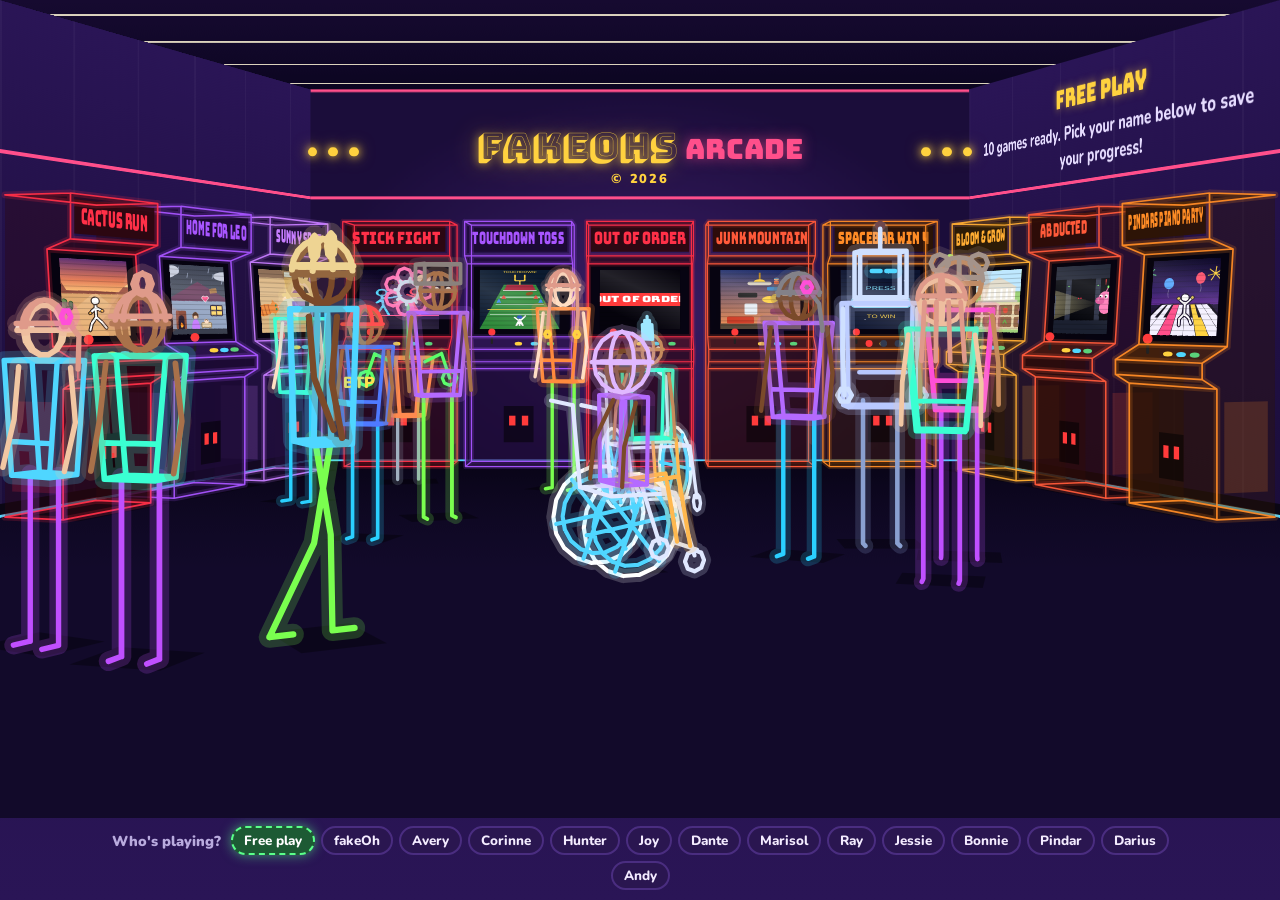
<file: index.html>
<!DOCTYPE html>
<html lang="en">
<head>
<meta charset="UTF-8">
<meta name="viewport" content="width=device-width, initial-scale=1, viewport-fit=cover">
<title>fake0hs Arcade</title>
<link rel="preconnect" href="https://fonts.googleapis.com">
<link rel="preconnect" href="https://fonts.gstatic.com" crossorigin>
<link href="https://fonts.googleapis.com/css2?family=Bungee&family=Bungee+Shade&family=Nunito:wght@600;800;900&display=swap" rel="stylesheet">
<style>
  /* The arcade is a dark room in both light and dark mode; the tokens are kept in one place. */
  :root {
    --wall: #1d0f3d;
    --wall-2: #2a1556;
    --wall-line: #ff4f8b;
    --base-line: #4fd6ff;
    --carpet: #120a2a;
    --text: #f3ecff;
    --text-soft: #b9abde;
    --sign: #0d0522;
    --sign-text: #fff6d6;
    --bulb: #ffd23f;
    --bulb-off: #6b5418;
    --pink: #ff4f8b;
    --focus: #ffd23f;
    color-scheme: dark;
    box-sizing: border-box;
    padding-top: env(safe-area-inset-top, 0px);
    padding-bottom: env(safe-area-inset-bottom, 0px);
  }
  @media (prefers-color-scheme: dark) {
    :root:not([data-theme="light"]) { --wall: #1a0d38; --carpet: #100825; }
  }
  :root[data-theme="dark"] { --wall: #1a0d38; --carpet: #100825; }
  *, *::before, *::after { box-sizing: border-box; }
  html { scroll-padding-top: env(safe-area-inset-top, 0px); }
  body {
    margin: 0; min-height: 100%; color: var(--text);
    font-family: "Nunito", "Trebuchet MS", system-ui, sans-serif;
    background: linear-gradient(180deg, var(--wall) 0%, var(--wall-2) 100%);
  }

  /* ---------- Neon sign on the wall ---------- */
  /* the title sign hangs on the back wall, just above the machines */
  #hanging { position: absolute; z-index: 4; pointer-events: none; display: grid; place-items: center; }
  /* the sign is just glowing neon letters on the wall now: no frame, no bulbs */
  #hanging .sign { max-width: none; padding: 0; background: transparent; box-shadow: none; border-radius: 0; }
  #hanging .bulbs { display: none; }
  /* blinking dots on both sides of the sign */
  #hanging .sdots { position: absolute; top: 0.62em; display: flex; gap: 0.32em; transform: translateY(-50%); }
  #hanging .sdots.l { right: calc(100% + 0.5em); flex-direction: row-reverse; }
  #hanging .sdots.r { left: calc(100% + 0.5em); }
  #hanging .sdots i { width: 0.26em; height: 0.26em; border-radius: 50%; background: var(--bulb);
    box-shadow: 0 0 8px var(--bulb), 0 0 16px rgba(255, 210, 63, 0.6); animation: sdot 1.2s steps(1) infinite; }
  #hanging .sdots i:nth-child(2) { animation-delay: 0.4s; }
  #hanging .sdots i:nth-child(3) { animation-delay: 0.8s; }
  @keyframes sdot { 0% { opacity: 1; } 33% { opacity: 0.15; box-shadow: none; } }
  @media (prefers-reduced-motion: reduce) { #hanging .sdots i { animation: none; } }
  #hanging .sign h1 { text-shadow: 0 0 10px rgba(255, 210, 63, 0.8), 0 0 28px rgba(255, 210, 63, 0.45); }
  #hanging .sign h1 { font-size: 1em; white-space: nowrap; }
  #hanging .sign h1 span { display: inline; margin: 0 0 0 0.3em; }
  .sign {
    position: relative; background: var(--sign); color: var(--sign-text);
    border-radius: 22px; padding: clamp(16px, 2.4vh, 26px) clamp(30px, 5vw, 64px);
    text-align: center; max-width: 760px; width: 100%;
    box-shadow: 0 0 0 5px var(--pink), 0 0 0 10px var(--sign), 0 0 40px 8px rgba(255, 79, 139, 0.35);
  }
  .bulbs { position: absolute; inset: 9px; pointer-events: none; }
  .bulb { position: absolute; width: var(--bs, 10px); height: var(--bs, 10px); margin: calc(var(--bs, 10px) / -2) 0 0 calc(var(--bs, 10px) / -2); border-radius: 50%; background: var(--bulb); box-shadow: 0 0 10px 2px rgba(255, 210, 63, 0.7); }
  .bulb:nth-child(odd) { animation: chase 1.2s steps(1) infinite; }
  .bulb:nth-child(even) { animation: chase 1.2s steps(1) infinite 0.6s; }
  @keyframes chase { 0% { background: var(--bulb); box-shadow: 0 0 10px 2px rgba(255,210,63,.7); } 50% { background: var(--bulb-off); box-shadow: none; } }
  .sign h1 {
    margin: 0; font-family: "Bungee Shade", "Bungee", Impact, sans-serif; font-weight: 400;
    font-size: clamp(2rem, 5.4vh, 3.6rem); line-height: 1; color: var(--bulb); white-space: nowrap;
    text-shadow: 0 0 18px rgba(255, 210, 63, 0.45);
  }
  .sign h1 span { font-family: "Bungee", Impact, sans-serif; color: var(--pink); font-size: 0.78em; margin-left: 0.3em; text-shadow: 0 0 14px rgba(255, 79, 139, 0.6); }
  @media (max-width: 520px) { .sign h1 { white-space: normal; } .sign h1 span { display: block; margin: 0.1em 0 0; } }

  /* words painted on the side walls, just above the neon line */
  .wall-text {
    position: absolute; left: 6%; right: 6%; bottom: calc(100% - var(--stripe-top) + 0.5em);
    display: flex; flex-direction: column; justify-content: flex-end; align-items: center;
    text-align: center; line-height: 1.2; pointer-events: none;
  }
  .who { font-size: var(--who-fs, 40px); }
  /* narrow screens: the side walls are too thin to read, so the words float above the sign */
  #topText {
    position: absolute; left: 4%; right: 4%; z-index: 4; pointer-events: none;
    display: flex; flex-direction: column; align-items: center; gap: 10px;
    --who-fs: 26px; --info-fs: 13px;
  }
  #topText .wall-text { position: static; }
  .who.wall-text { bottom: calc(100% - var(--stripe-top) + 0.43em); line-height: 1; }
  .who .lbl { font: 900 0.3em Nunito, sans-serif; letter-spacing: 0.2em; text-transform: uppercase; color: #b8a6e0; }
  .who b {
    font-family: "Bungee", Impact, sans-serif; font-weight: 400; color: #5aff8a; white-space: nowrap;
    text-shadow: 0 0 6px rgba(90, 255, 138, 0.9), 0 0 22px rgba(90, 255, 138, 0.6);
  }
  .info { font: 800 var(--info-fs, 15px) Nunito, sans-serif; color: #e6dcff; }
  .info strong {
    display: block; margin-bottom: 0.2em; font-family: "Bungee", Impact, sans-serif; font-weight: 400; font-size: 1.35em;
    color: var(--bulb); text-shadow: 0 0 12px rgba(255, 210, 63, 0.55);
  }
  .info .needs { display: block; color: #4fd6ff; margin-top: 0.3em; }
  .info .byline + .needs { margin-top: 0; }               /* title + maker sit snug on the last line */
  .info .byline { display: block; margin: -0.15em 0 0.05em; line-height: 1.1; font-weight: 900; letter-spacing: 0.12em; text-transform: uppercase; font-size: 0.8em; color: #ff8fd8; text-shadow: 0 0 10px rgba(255, 79, 216, 0.6); }
  /* game descriptions never run longer than 4 lines */
  .info .desc { display: -webkit-box; -webkit-box-orient: vertical; -webkit-line-clamp: 4; line-clamp: 4; overflow: hidden; max-height: 4.8em; }

  /* ---------- The room ---------- */
  .room {
    position: relative;
    background-color: var(--carpet);
    background-image: url("data:image/svg+xml,%3Csvg xmlns='http://www.w3.org/2000/svg' width='160' height='160'%3E%3Cg fill='none' stroke-width='4' stroke-linecap='round'%3E%3Cpath d='M14 30l10-10 10 10 10-10' stroke='%23ff4f8b' stroke-opacity='.45'/%3E%3Ccircle cx='110' cy='34' r='9' stroke='%234fd6ff' stroke-opacity='.4'/%3E%3Cpath d='M60 96l12-20 12 20z' stroke='%23ffd23f' stroke-opacity='.4'/%3E%3Cpath d='M120 120q10-14 20 0t20 0' stroke='%235ad17a' stroke-opacity='.4'/%3E%3Cpath d='M20 130h18' stroke='%23c77dff' stroke-opacity='.45'/%3E%3C/g%3E%3Ccircle cx='86' cy='146' r='3' fill='%23ffd23f' fill-opacity='.5'/%3E%3Ccircle cx='140' cy='70' r='3' fill='%23ff4f8b' fill-opacity='.5'/%3E%3Ccircle cx='34' cy='76' r='3' fill='%234fd6ff' fill-opacity='.5'/%3E%3C/svg%3E");
    background-size: 140px 140px;
  }
  /* 3D hallway: two walls of machines meeting at a vanishing point */
  .room { overflow: hidden; background-color: #0b0520; background-image: none; }
  .scene { position: absolute; inset: 0; transform-style: preserve-3d; pointer-events: none; }
  .plane { position: absolute; transform-style: flat; pointer-events: none; }
  .side .cab, .back .cab { pointer-events: auto; }
  .floor {
    transform-origin: 50% 0; backface-visibility: visible;
    background-color: var(--carpet);
    background-size: 120px 120px;
  }
  .floor::after { content: ""; position: absolute; inset: 0; background: linear-gradient(180deg, transparent 40%, rgba(5,2,15,0.75) 100%); }
  .side {
    background:
      linear-gradient(180deg, transparent 0 var(--stripe-top), var(--wall-line) var(--stripe-top) calc(var(--stripe-top) + 4px), transparent calc(var(--stripe-top) + 4px)),
      linear-gradient(0deg, var(--base-line) 0 3px, #0a0614 3px 14px, transparent 14px),
      repeating-linear-gradient(90deg, rgba(255,255,255,0.035) 0 3px, transparent 3px 110px),
      linear-gradient(180deg, #2a1556, #1b0d3a);
  }
  .ceiling {
    transform-origin: 50% 0;
    background:
      repeating-linear-gradient(180deg, transparent 0 70px, rgba(255, 246, 214, 0.85) 70px 78px, transparent 78px 150px),
      linear-gradient(180deg, #160a30, #0b0520);
  }
  .side.left { transform-origin: 0 50%; }
  .side.right { transform-origin: 100% 50%; }
  .side .cab, .back .cab { position: absolute; bottom: 14px; }
  .back {
    background:
      linear-gradient(180deg, transparent 0 var(--stripe-top), var(--wall-line) var(--stripe-top) calc(var(--stripe-top) + 4px), transparent calc(var(--stripe-top) + 4px)),
      radial-gradient(ellipse at 50% 60%, #3a1d66 0%, #1b0d3a 70%);
    box-shadow: inset 0 4px 0 var(--wall-line), inset 0 -3px 0 var(--base-line);
  }
  .back span { display: none; }
  .back-old span {
    position: absolute; left: 50%; transform: translateX(-50%); white-space: nowrap;
    font: 400 clamp(14px, 4vw, 54px)/1 "Bungee", Impact, sans-serif; color: #4fd6ff;
    text-shadow: 0 0 8px #4fd6ff, 0 0 22px #4fd6ff; letter-spacing: 0.06em;
  }

  /* ---------- Arcade cabinets ---------- */
  /* the flat cabinets are now invisible stand-ins: the 3D wireframe cabinets are drawn on the canvas */
  .side .cab, .back .cab { opacity: 0 !important; pointer-events: none !important; }
  .cab {
    --body: #3a3550; --body-hi: #4d4768; --accent: #5a5470; --neon: #8a84a8;
    position: relative; flex: none; width: var(--cw); height: var(--ch);
    display: flex; flex-direction: column; color: inherit; text-decoration: none;
    container-type: size; cursor: pointer; outline: none;
    transition: transform 0.15s ease;
  }
  .cab::after { /* glow on the wall behind the machine */
    content: ""; position: absolute; left: -25%; right: -25%; top: -6%; bottom: 0; z-index: -1;
    background: radial-gradient(ellipse at 50% 35%, var(--neon) 0%, transparent 65%);
    opacity: 0.12; transition: opacity 0.2s;
  }
  .cab-marquee {
    flex: 0 0 15%; margin: 0 -4%; padding: 0 7%;
    background: linear-gradient(180deg, #24123f, #0b0620);
    border: 3px solid #0a0614; border-radius: 7px 7px 2px 2px;
    display: grid; place-items: center; text-align: center;
    font: 400 min(10cqw, 22px)/1.05 "Bungee", Impact, sans-serif; color: var(--neon);
    text-shadow: 0 0 6px var(--neon); transition: text-shadow 0.2s, background 0.2s;
  }
  .cab-head {
    flex: 0 0 37%; padding: 7% 9% 5%;
    background:
      linear-gradient(90deg, rgba(0,0,0,0.35) 0 7%, transparent 7% 93%, rgba(0,0,0,0.35) 93%),
      var(--body);
    border-left: 3px solid #0a0614; border-right: 3px solid #0a0614;
  }
  .screen { height: 100%; background: #05030c; border-radius: 9px; padding: 6%; box-shadow: inset 0 0 0 3px #0a0614, inset 0 0 0 6px #2b2640; }
  .screen-in { position: relative; width: 100%; height: 100%; border-radius: 6px; overflow: hidden; background: #000; }
  .screen-in .art { position: absolute; inset: 0; filter: brightness(0.78) saturate(0.85); transition: filter 0.2s; }
  .screen-in .art svg { display: block; width: 100%; height: 100%; }
  .screen-in::after { /* glass + scanlines */
    content: ""; position: absolute; inset: 0; pointer-events: none;
    background:
      linear-gradient(135deg, rgba(255,255,255,0.18) 0%, transparent 35%),
      repeating-linear-gradient(0deg, rgba(0,0,0,0.18) 0 1px, transparent 1px 3px);
  }
  .press {
    position: absolute; left: 0; right: 0; bottom: 6%; text-align: center; z-index: 1;
    font: 400 min(7cqw, 15px)/1 "Bungee", Impact, sans-serif; color: #fff;
    text-shadow: 0 0 6px #fff, 0 2px 0 #000; opacity: 0;
  }
  .cab-panel {
    flex: 0 0 11%; margin: 0 -6%; position: relative;
    background: linear-gradient(180deg, var(--body-hi), var(--body));
    border: 3px solid #0a0614; border-radius: 5px;
    clip-path: polygon(5% 0, 95% 0, 100% 100%, 0 100%);
    display: flex; align-items: center; justify-content: center; gap: 9%;
  }
  .stick { position: relative; width: 14%; aspect-ratio: 1; }
  .stick::before { content: ""; position: absolute; left: 50%; bottom: 30%; width: 14%; height: 70%; transform: translateX(-50%); background: #c9c3d6; border-radius: 2px; }
  .stick::after { content: ""; position: absolute; left: 50%; top: -10%; width: 60%; aspect-ratio: 1; transform: translateX(-50%); background: #e0402a; border-radius: 50%; box-shadow: inset -2px -2px 0 rgba(0,0,0,0.3); }
  .btns { display: flex; gap: 6%; width: 42%; }
  .btns i { flex: 1; aspect-ratio: 1; border-radius: 50%; box-shadow: inset -2px -2px 0 rgba(0,0,0,0.35), 0 0 0 2px #0a0614; }
  .btns i:nth-child(1) { background: #ffd23f; } .btns i:nth-child(2) { background: #4fd6ff; } .btns i:nth-child(3) { background: #5ad17a; }
  .cab-body {
    flex: 1; position: relative; display: flex; align-items: center; justify-content: center;
    background:
      linear-gradient(90deg, rgba(0,0,0,0.35) 0 7%, transparent 7% 93%, rgba(0,0,0,0.35) 93%),
      repeating-linear-gradient(-55deg, transparent 0 14px, color-mix(in srgb, var(--accent) 35%, transparent) 14px 20px),
      var(--body);
    border: 3px solid #0a0614; border-top: 0;
  }
  .coin-door { width: 42%; height: 42%; background: #1d1a26; border: 3px solid #0a0614; border-radius: 4px; display: flex; align-items: center; justify-content: center; gap: 14%; }
  .coin-door i { width: 16%; height: 46%; background: #ff3b3b; border-radius: 2px; box-shadow: 0 0 8px 2px rgba(255, 59, 59, 0.7); }
  .kick { position: absolute; left: -3px; right: -3px; bottom: 0; height: 9%; background: #0a0614; }

  /* hover / focus: the machine lights up */
  .cab.hot { transform: translateY(-5px); }
  .cab.hot::after { opacity: 0.55; }
  .cab.hot .cab-marquee { background: linear-gradient(180deg, #3a1d66, #160a33); text-shadow: 0 0 6px var(--neon), 0 0 18px var(--neon), 0 0 30px var(--neon); }
  .cab.hot .art { filter: brightness(1.08) saturate(1.1); }
  .cab.hot .press { animation: blink 0.8s steps(1) infinite; }
  @keyframes blink { 0% { opacity: 1; } 50% { opacity: 0; } }
  .cab:focus-visible { outline: 3px solid var(--focus); outline-offset: 6px; border-radius: 8px; }

  /* out-of-order machines */
  .cab.wip .screen-in {
    background:
      repeating-linear-gradient(0deg, rgba(255,255,255,0.08) 0 1px, transparent 1px 2px),
      repeating-linear-gradient(90deg, #1a1826 0 3px, #2a2738 3px 5px, #15131f 5px 9px);
    animation: static 0.25s steps(3) infinite;
  }
  @keyframes static { 0% { background-position: 0 0, 0 0; } 33% { background-position: 0 2px, 7px 0; } 66% { background-position: 0 1px, 3px 0; } }
  .tape {
    position: absolute; left: -8%; right: -8%; top: 50%; transform: translateY(-50%) rotate(-12deg); z-index: 1;
    background: repeating-linear-gradient(-45deg, #ffc400 0 8px, #22104a 8px 16px);
    padding: 3px 0;
  }
  .tape span { display: block; background: #ffc400; color: #22104a; text-align: center; font: 400 min(7.4cqw, 15px)/1.4 "Bungee", Impact, sans-serif; }
  .cab.wip.hot .tape { animation: wobble 0.4s ease-in-out infinite alternate; }
  @keyframes wobble { from { transform: translateY(-50%) rotate(-14deg); } to { transform: translateY(-50%) rotate(-9deg); } }
  .cab.wip .cab-marquee { opacity: 0.75; }
  /* the one broken machine in the middle of the back wall: screen switched off */
  .cab.broken .screen-in { background: #05030c; animation: none; }
  .cab.broken .tape { background: repeating-linear-gradient(-45deg, #ff3b3b 0 8px, #22104a 8px 16px); }
  .cab.broken .tape span { background: #ff3b3b; color: #fff; }
  .cab.broken .coin-door i { background: #3a1a1a; box-shadow: none; }
  .cab.nope { animation: nope 0.35s; }
  @keyframes nope { 20%, 60% { transform: translateX(-5px); } 40%, 80% { transform: translateX(5px); } }

  canvas#crowd { position: absolute; inset: 0; z-index: 5; pointer-events: none; }

  /* ---------- Player buttons ---------- */
  .players {
    display: flex; flex-wrap: wrap; justify-content: center; align-items: center; gap: 6px;
    padding: 8px 12px 10px; max-width: 1100px; margin: 0 auto;
  }
  .players .label { font-weight: 900; color: var(--text-soft); margin-right: 4px; font-size: 0.9rem; }
  .players button {
    font: 800 0.84rem Nunito, sans-serif; color: #f4ecff; cursor: pointer;
    background: #2a1650; border: 2px solid #4a2d80; border-radius: 999px; padding: 3px 11px;
    transition: background 0.15s, border-color 0.15s, box-shadow 0.15s;
  }
  .players button:hover { border-color: #8a6ad0; }
  .players button:focus-visible { outline: 3px solid var(--focus); outline-offset: 2px; }
  .players button[aria-pressed="true"] {
    background: #1d5a34; border-color: #5aff8a; color: #fff;
    box-shadow: 0 0 12px rgba(90, 255, 138, 0.55);
  }
  .players button .count { color: #5aff8a; margin-left: 5px; }
  .players button[aria-pressed="true"] .count { color: #d6ffe2; }
  .players button.free { border-style: dashed; }
  .players button .trophy {
    display: inline-block; margin-left: 5px; padding: 0 6px; border-radius: 999px;
    background: var(--bulb); color: #22104a; font-weight: 900; font-size: 0.78rem;
  }
  .reset-box { display: inline-flex; align-items: center; gap: 6px; margin-left: 8px; }
  .reset-box[hidden] { display: none; }
  .players .reset-box button { background: transparent; border-color: #7a3a5a; color: #ffb3cc; }
  .players .reset-box button:hover { border-color: #ff4f8b; }
  .players .reset-box button.yes { background: #6a1a3a; border-color: #ff4f8b; color: #fff; }
  .reset-box .ask { font-weight: 800; font-size: 0.84rem; color: #ffb3cc; }

  /* completed machines glow with a green halo */
  .cab.done { filter: drop-shadow(0 0 6px #5aff8a) drop-shadow(0 0 18px rgba(90, 255, 138, 0.8)); animation: halo 2.4s ease-in-out infinite; }
  .cab.done::after { --neon: #5aff8a; opacity: 0.45; }
  @keyframes halo {
    50% { filter: drop-shadow(0 0 10px #5aff8a) drop-shadow(0 0 30px rgba(90, 255, 138, 0.95)); }
  }
  @media (prefers-reduced-motion: reduce) { .cab.done { animation: none; } }

  /* copyright on the sign, blinking along with the bulbs */
  .sign .copy {
    display: block; text-align: center; margin-top: 0.35em; font: 900 0.36em Nunito, sans-serif; letter-spacing: 0.15em;
    color: var(--bulb); animation: copyblink 1.2s steps(1) infinite;
  }
  @keyframes copyblink { 0% { color: var(--bulb); text-shadow: 0 0 8px rgba(255, 210, 63, 0.8); } 50% { color: var(--bulb-off); text-shadow: none; } }
  @media (prefers-reduced-motion: reduce) { .sign .copy { animation: none; } }

  .notice {
    position: fixed; left: 50%; bottom: calc(20px + env(safe-area-inset-bottom, 0px)); transform: translateX(-50%);
    max-width: min(520px, calc(100% - 32px)); background: var(--sign); color: var(--sign-text);
    border: 3px solid var(--bulb); border-radius: 14px; padding: 14px 18px; font-weight: 800; line-height: 1.4;
    box-shadow: 0 8px 0 rgba(0,0,0,0.3); display: none; z-index: 20;
  }
  .notice.show { display: block; }
  .notice { z-index: 40; }

  /* ---------- zooming out: the night outside the arcade ---------- */
  #outside { position: fixed; inset: 0; z-index: 0; opacity: 0; pointer-events: none; transition: opacity 0.4s;
    background: radial-gradient(1.5px 1.5px at 12% 18%, #fff, transparent), radial-gradient(1px 1px at 33% 9%, #fff, transparent),
      radial-gradient(1.5px 1.5px at 71% 14%, #fff, transparent), radial-gradient(1px 1px at 88% 30%, #fff, transparent),
      radial-gradient(1px 1px at 52% 4%, #fff, transparent), radial-gradient(1.5px 1.5px at 6% 52%, #fff, transparent),
      radial-gradient(1px 1px at 94% 62%, #fff, transparent), radial-gradient(1px 1px at 24% 38%, #fff, transparent),
      linear-gradient(180deg, #05021a 0%, #120838 70%, #1b0d2e 70%, #0c0618 100%); }
  body.zoomed #outside { opacity: 1; pointer-events: auto; }
  #outside .moon { position: absolute; top: 5%; right: 7%; width: 7vmin; height: 7vmin; border-radius: 50%; background: #fff6d6; box-shadow: 0 0 30px rgba(255,246,214,0.6), inset -1.6vmin -0.8vmin 0 #e8dcb0; }
  #outside .out-hint { position: absolute; bottom: 2%; left: 0; right: 0; margin: 0; text-align: center; font-weight: 800; font-size: 0.85rem; color: rgba(255,255,255,0.55); }
  #secretHouse { display: none; position: absolute; left: 4%; bottom: 9%; width: clamp(46px, 7vmin, 70px); padding: 0; border: none; background: none; cursor: pointer; }
  body.secret-house #secretHouse { display: block; }
  #secretHouse svg { display: block; width: 100%; overflow: visible; filter: drop-shadow(0 0 6px rgba(255,154,60,0.6)); }
  #secretHouse .win { animation: housewin 3s steps(1) infinite; }
  @keyframes housewin { 0%, 70% { fill: #ffd23f; } 71% { fill: #3a2a10; } }
  #secretHouse .key { opacity: 0; }
  #secretHouse .door { transform-origin: 31px 44px; transition: transform 0.5s; }
  #secretHouse.open .door { transform: scaleX(0.15); }
  #secretHouse.open .key { opacity: 1; animation: keyup 1.4s ease-out forwards; }
  @keyframes keyup { from { transform: translateY(0); } to { transform: translateY(-34px); } }
  #secretHouse.taken .key { display: none; }
  .room, .players { transition: transform 0.45s ease, opacity 0.45s; }
  .room { z-index: 1; transform-origin: 50% 45%; }
  body.zoomed .room { pointer-events: none; box-shadow: 0 0 0 3px #ff4f8b, 0 0 40px rgba(255,79,139,0.5); }
  body.zoomed .players { opacity: 0; pointer-events: none; }

  /* ---------- Corinne's secret slot machine ---------- */
  #slots { position: fixed; inset: 0; z-index: 30; display: grid; place-items: center; padding: 14px; background: rgba(8, 3, 18, 0.78); }
  #slots[hidden] { display: none; }
  .sm { position: relative; width: min(460px, 100%); max-height: 94vh; overflow: auto; text-align: center; color: #fff6d6;
        background: linear-gradient(180deg, #3a1060, #1a0630); border: 4px solid #ffd23f; border-radius: 26px 26px 14px 14px;
        padding: 18px 18px 16px; box-shadow: 0 0 40px rgba(255, 210, 63, 0.45), inset 0 0 0 4px #7a2ab0; }
  .sm h2 { margin: 0; font: 400 clamp(1.6rem, 6vw, 2.2rem) "Bungee Shade", "Bungee", Impact, sans-serif; color: #ffd23f; text-shadow: 0 0 14px rgba(255, 210, 63, 0.7); }
  .sm-sub { margin: 2px 0 12px; font-weight: 800; font-size: 0.85rem; color: #ffb3e6; }
  .sm-x { position: absolute; top: 10px; right: 12px; font: 900 1rem Nunito, sans-serif; color: #fff; background: rgba(0,0,0,0.35); border: 2px solid rgba(255,255,255,0.5); border-radius: 50%; width: 34px; height: 34px; cursor: pointer; }
  .sm-body { display: flex; align-items: center; justify-content: center; gap: 12px; }
  .sm-reels { display: flex; gap: 8px; padding: 10px; background: #0d0420; border-radius: 14px; border: 3px solid #ff4f8b; box-shadow: inset 0 0 18px rgba(0,0,0,0.8); }
  .reel { width: clamp(64px, 20vw, 88px); height: clamp(76px, 24vw, 100px); display: grid; place-items: center; overflow: hidden; border-radius: 10px;
          background: linear-gradient(180deg, #d8d0e8, #fff 40%, #fff 60%, #d8d0e8); font-size: clamp(2.4rem, 11vw, 3.2rem); }
  .reel.spin span { animation: reelspin 0.12s linear infinite; filter: blur(1.5px); }
  @keyframes reelspin { from { transform: translateY(-40%); } to { transform: translateY(40%); } }
  .reel.win { box-shadow: 0 0 0 4px #5aff8a, 0 0 18px #5aff8a; }
  .sm-lever { position: relative; width: 26px; height: 120px; border: none; background: none; cursor: pointer; padding: 0; }
  .sm-lever::before { content: ""; position: absolute; left: 10px; bottom: 6px; width: 6px; height: 96px; background: #c9c3d6; border-radius: 3px; transform-origin: bottom center; transition: transform 0.25s; }
  .sm-lever i { position: absolute; left: 1px; top: 0; width: 24px; height: 24px; border-radius: 50%; background: #ff3b3b; box-shadow: inset -3px -3px 0 rgba(0,0,0,0.3); transition: transform 0.25s; }
  .sm-lever.pulled::before { transform: scaleY(-0.6); } .sm-lever.pulled i { transform: translateY(78px); }
  .sm-msg { min-height: 2.8em; margin: 12px 0 8px; font-weight: 900; font-size: 1.05rem; line-height: 1.35; }
  .sm-row { display: flex; align-items: center; justify-content: center; gap: 14px; flex-wrap: wrap; }
  .sm-coins { font-weight: 900; font-size: 1.1rem; color: #ffd23f; }
  .sm-spin { font: 400 1.1rem "Bungee", Impact, sans-serif; color: #2a0a40; background: #ffd23f; border: none; border-radius: 12px; padding: 10px 22px; cursor: pointer; box-shadow: 0 5px 0 #b8860b; }
  .sm-spin:active { transform: translateY(3px); box-shadow: 0 2px 0 #b8860b; }
  .sm-spin:disabled { opacity: 0.45; cursor: not-allowed; }
  .sm h3 { margin: 16px 0 6px; font-size: 0.95rem; color: #ffb3e6; }
  .sm-hint { font-weight: 700; opacity: 0.75; font-size: 0.8rem; }
  .sm-skins { display: flex; flex-wrap: wrap; gap: 6px; justify-content: center; }
  .sm-skins button { font: 800 0.85rem Nunito, sans-serif; color: #fff; background: #2a1650; border: 2px solid #5a3a90; border-radius: 999px; padding: 5px 12px; cursor: pointer; }
  .sm-skins button.on { background: #1d5a34; border-color: #5aff8a; box-shadow: 0 0 10px rgba(90,255,138,0.6); }
  .sm-skins button.locked { opacity: 0.4; cursor: default; }
  .sm button:focus-visible { outline: 3px solid #5aff8a; outline-offset: 2px; }
  /* the disco skin makes the whole arcade cycle through colors */
  .room.disco { animation: disco 6s linear infinite; }
  @keyframes disco { from { filter: hue-rotate(0deg) saturate(1.4); } to { filter: hue-rotate(360deg) saturate(1.4); } }
  @media (prefers-reduced-motion: reduce) { .room.disco { animation: none; filter: saturate(1.4); } .reel.spin span { animation: none; } }

  /* tablets standing up: the room and the name buttons sit together in the middle of the screen */
  body.portrait { align-content: center; grid-template-rows: auto auto !important; }
  /* bigger name buttons for fingers */
  @media (pointer: coarse) {
    .players { gap: 8px; }
    .players button { font-size: 1rem; padding: 8px 16px; min-height: 40px; }
  }
  /* One screen on computer monitors */
  @media (min-width: 700px) and (min-height: 620px) {
    html, body { height: 100%; }
    body { overflow: hidden; display: grid; grid-template-rows: minmax(0, 1fr) auto; }
    .room { min-height: 0; }
  }

  @media (prefers-reduced-motion: reduce) {
    .bulb, .cab.hot .press, .cab.wip .screen-in, .cab.wip.hot .tape { animation: none !important; }
    .cab.hot .press { opacity: 1; }
  }
</style>
</head>
<body>
<div id="outside" aria-hidden="true">
  <div class="moon"></div>
  <button type="button" id="secretHouse" tabindex="-1" aria-label="A tiny house">
    <svg viewBox="0 0 60 56" xmlns="http://www.w3.org/2000/svg">
      <path d="M6 26 L30 6 L54 26" fill="#5a2a7a" stroke="#ff9a3c" stroke-width="2.5" stroke-linejoin="round"/>
      <rect x="40" y="8" width="6" height="12" fill="#5a2a7a" stroke="#ff9a3c" stroke-width="2"/>
      <rect x="11" y="25" width="38" height="28" fill="#2a1240" stroke="#ff9a3c" stroke-width="2.5"/>
      <rect x="16" y="31" width="9" height="8" fill="#ffd23f" class="win"/>
      <g class="door"><rect x="31" y="35" width="11" height="18" fill="#c0392b" stroke="#ff9a3c" stroke-width="2"/><circle cx="39.5" cy="45" r="1.2" fill="#ffd23f"/></g>
      <text x="36.5" y="49" class="key" text-anchor="middle" font-size="12">🔑</text>
    </svg>
  </button>
  <p class="out-hint">scroll up or pinch to go back inside</p>
</div>
<main class="room" id="room">
  <div class="scene" id="scene">
    <div class="plane floor" id="floor"></div>
    <div class="plane ceiling" id="ceiling"></div>
    <div class="plane back" id="back"><span>GAME ON</span></div>
    <div class="plane side left" id="wallL"><div class="wall-text who" id="who"></div></div>
    <div class="plane side right" id="wallR"><div class="wall-text info" id="info" aria-live="polite"></div></div>
  </div>
  <header id="hanging">
    <div class="sign" id="sign">
      <div class="bulbs" id="bulbs" aria-hidden="true"></div>
      <span class="sdots l" aria-hidden="true"><i></i><i></i><i></i></span>
      <h1>fake0hs<span>Arcade</span></h1>
      <span class="sdots r" aria-hidden="true"><i></i><i></i><i></i></span>
      <small class="copy">© 2026</small>
    </div>
  </header>
  <div id="topText"></div>
  <canvas id="crowd" aria-hidden="true"></canvas>
</main>
<nav class="players" id="players" aria-label="Who's playing?"></nav>
<div class="notice" id="notice" role="status" aria-live="polite"></div>
<div id="slots" hidden role="dialog" aria-modal="true" aria-labelledby="slotsTitle">
  <div class="sm">
    <button type="button" class="sm-x" id="slotsClose" aria-label="Close">✕</button>
    <h2 id="slotsTitle">LUCKY SKINS</h2>
    <p class="sm-sub">Corinne's secret machine · 1 Cactus Run coin per spin</p>
    <div class="sm-body">
      <div class="sm-reels" id="reels"><div class="reel"><span>🌵</span></div><div class="reel"><span>🎈</span></div><div class="reel"><span>🦍</span></div></div>
      <button type="button" class="sm-lever" id="lever" aria-label="Pull the lever to spin"><i></i></button>
    </div>
    <p class="sm-msg" id="slotMsg" aria-live="polite">Three in a row wins a new arcade skin!</p>
    <div class="sm-row">
      <span class="sm-coins" id="coinBox">🪙 <b id="coinCount">0</b> coins</span>
      <button type="button" class="sm-spin" id="spinBtn">SPIN (1 🪙)</button>
    </div>
    <h3>Your skins <span class="sm-hint">(tap one to wear it)</span></h3>
    <div class="sm-skins" id="skinList"></div>
  </div>
</div>
<script src="arcade-progress.js"></script>

<script>
(function () {
  var GAMES = [
    {
      ready: true,
      title: "Cactus Run",
      href: "games/cactus-run/index.html",
      desc: "Dodge cacti and grab coins using your whole body.",
      needs: ["Webcam", "Full body", "1 player"],
      art: "cactus"
    },
    {
      ready: true,
      title: "Pindars Piano Party",
      href: "games/piano-party/index.html",
      desc: "Pop 100 balloons on a giant floor piano.",
      needs: ["Webcam", "Full body", "Sound on"],
      art: "piano"
    },
    {
      ready: true,
      title: "Home for Leo",
      href: "games/home-for-leo/index.html",
      desc: "Merge items to make a cozy home for baby Leo.",
      needs: ["Mouse or touch", "Story", "Saves progress"],
      art: "leo"
    },
    {
      ready: true,
      title: "Abducted",
      href: "games/abducted/index.html",
      desc: "Escape an alien spaceship without getting spotted. Scary!",
      needs: ["Keyboard", "Sound on", "Horror"],
      art: "abducted"
    },
    {
      ready: true,
      title: "Sunny Spot",
      href: "games/sunny-spot/index.html",
      desc: "Be a cat. Beat the human to the comfy chair in the sun.",
      needs: ["Mouse or keyboard", "Sound on", "Cozy"],
      art: "sunny"
    },
    {
      ready: true,
      title: "Bloom & Grow",
      href: "games/bloom-and-grow/index.html",
      desc: "Peaceful gardening. Grow a tiny patch into a museum.",
      needs: ["Mouse", "Relaxing", "Saves progress"],
      art: "bloom"
    },
    {
      ready: true,
      id: "stick-fight",
      title: "Stick Fight",
      href: "games/stick-fight/index.html",
      desc: "Fight the crazy computer or your own shadow. Your stick figure copies every move.",
      needs: ["Webcam", "Full body", "Buttons work too"],
      art: "fight"
    },
    {
      // TEMPORARY test game for checking scores. Replace with a real game later.
      ready: true,
      id: "space-win-4",
      title: "Spacebar Win 4",
      href: "games/space-win/index.html?slot=4",
      desc: "Test game: press the space bar to win. For checking scores.",
      needs: ["Keyboard or tap", "Test game"],
      art: "space"
    },
    {
      ready: true,
      id: "touchdown-toss",
      title: "Touchdown Toss",
      href: "games/touchdown-toss/index.html",
      desc: "You're the QB with endless footballs! Throw TDs and beat the CPU in a 2-minute game.",
      needs: ["Webcam", "Mouse works too"],
      art: "football"
    },
    {
      ready: true,
      id: "junk-mountain",
      title: "Junk Mountain",
      href: "games/junk-mountain/index.html",
      desc: "Parkour up a mountain of junk to the Golden Plunger. Every level is taller. Beat level 5!",
      needs: ["Keyboard or touch", "Patience!"],
      art: "junk"
    }
  ];
  // Machine spots: 3 on each side wall (nearest first) and 5 on the back wall.
  // Games fill the spots in this order. The middle of the back wall is always broken.
  var SLOTS = [
    { wall: "L", n: 0 }, { wall: "R", n: 0 }, { wall: "L", n: 1 }, { wall: "R", n: 1 },
    { wall: "L", n: 2 }, { wall: "R", n: 2 },
    { wall: "B", n: 0 }, { wall: "B", n: 4 }, { wall: "B", n: 1 }, { wall: "B", n: 3 }
  ];
  var TOTAL = SLOTS.length;            // 10 game spots
  var BROKEN = TOTAL;                  // index of the broken machine
  SLOTS.push({ wall: "B", n: 2, broken: true });

  var cactusArt =
    '<svg viewBox="0 0 320 200" preserveAspectRatio="xMidYMid slice" role="img" aria-label="A stick figure running down a desert trail toward a cactus and a gold coin">' +
    '<defs><linearGradient id="sky" x1="0" y1="0" x2="0" y2="1"><stop offset="0" stop-color="#5b2c6f"/><stop offset=".6" stop-color="#e0704a"/><stop offset="1" stop-color="#ffc46b"/></linearGradient>' +
    '<linearGradient id="sand" x1="0" y1="0" x2="0" y2="1"><stop offset="0" stop-color="#d99a5b"/><stop offset="1" stop-color="#f2c487"/></linearGradient></defs>' +
    '<rect width="320" height="90" fill="url(#sky)"/>' +
    '<path d="M228 90a34 34 0 0 1 68 0z" fill="#ffe08a"/>' +
    '<path d="M0 90V74h26l12-12h40l12 20h70l60 2 12-14h34l14 10v10z" fill="#8a3b2a"/>' +
    '<rect y="90" width="320" height="110" fill="url(#sand)"/>' +
    '<path d="M154 90h12l130 110H24z" fill="#e8b277"/>' +
    '<g fill="#3f7d3a" stroke="#1f3f1c" stroke-width="2"><rect x="74" y="104" width="16" height="56" rx="8"/><rect x="60" y="116" width="10" height="22" rx="5"/><rect x="62" y="132" width="16" height="8" rx="4"/><rect x="94" y="110" width="10" height="20" rx="5"/><rect x="86" y="124" width="16" height="8" rx="4"/></g>' +
    '<ellipse cx="82" cy="160" rx="18" ry="3" fill="rgba(0,0,0,.2)"/>' +
    '<g transform="translate(232 112)"><circle r="15" fill="#ffcc33" stroke="#a86b00" stroke-width="3"/><circle r="9" fill="none" stroke="#e0a400" stroke-width="2"/></g>' +
    '<g stroke-linecap="round" stroke-linejoin="round" fill="none">' +
    '<path d="M160 120v30M160 126l-14 14M160 126l16 8M160 150l-12 18-4 16M160 150l14 14 10 14" stroke="#2b1a12" stroke-width="10"/>' +
    '<path d="M160 120v30M160 126l-14 14M160 126l16 8M160 150l-12 18-4 16M160 150l14 14 10 14" stroke="#fff" stroke-width="5"/></g>' +
    '<circle cx="160" cy="108" r="10" fill="#fff" stroke="#2b1a12" stroke-width="3"/>' +
    '<circle cx="146" cy="140" r="4" fill="#ffb43b" stroke="#2b1a12" stroke-width="2"/><circle cx="176" cy="134" r="4" fill="#ffb43b" stroke="#2b1a12" stroke-width="2"/>' +
    '</svg>';

  var pianoKeys = "";
  for (var k = 0; k < 8; k++) {
    var x0 = 30 + k * 32.5, x1 = x0 + 31.5;
    var tx0 = 104 + k * 14, tx1 = tx0 + 13.5;
    var fill = k === 2 ? "#ff4f8b" : k === 5 ? "#ffd23f" : "#f4f0ff";
    pianoKeys += '<path d="M' + tx0 + ' 118H' + tx1 + 'L' + x1 + ' 200H' + x0 + 'z" fill="' + fill + '"/>';
    if (k !== 2 && k !== 6 && k < 7) {
      var bx = 104 + (k + 1) * 14, fx = 30 + (k + 1) * 32.5;
      pianoKeys += '<path d="M' + (bx - 4) + ' 118H' + (bx + 4) + 'L' + (bx + (fx - bx) * 0.42 + 8) + ' 152H' + (bx + (fx - bx) * 0.42 - 8) + 'z" fill="#16121f"/>';
    }
  }
  var pianoArt =
    '<svg viewBox="0 0 320 200" preserveAspectRatio="xMidYMid slice" role="img" aria-label="A stick figure dancing on a giant glowing piano under balloons and fireworks">' +
    '<defs><linearGradient id="night" x1="0" y1="0" x2="0" y2="1"><stop offset="0" stop-color="#0b0626"/><stop offset=".7" stop-color="#2a1260"/><stop offset="1" stop-color="#5a2290"/></linearGradient></defs>' +
    '<rect width="320" height="200" fill="#1a0f33"/><rect width="320" height="118" fill="url(#night)"/>' +
    '<path d="M60 118 20 0h50z" fill="#ff4f8b" opacity=".18"/><path d="M260 118 250 0h50z" fill="#4fa3ff" opacity=".18"/>' +
    '<g stroke-linecap="round" stroke-width="2.5"><path d="M232 40l-14-12M232 40l16-10M232 40l2-18M232 40l-18 4M232 40l18 6M232 40l-10 16M232 40l12 14" stroke="#ffd23f"/>' +
    '<path d="M70 34l-12-8M70 34l10-12M70 34l14 4M70 34l-14 6M70 34l4 14" stroke="#5ad17a"/></g>' +
    '<g><path d="M118 78q-4 10 0 22" stroke="#fff" stroke-opacity=".6" fill="none"/><ellipse cx="118" cy="62" rx="12" ry="15" fill="#4fa3ff"/>' +
    '<path d="M196 66q4 10 0 20" stroke="#fff" stroke-opacity=".6" fill="none"/><ellipse cx="196" cy="50" rx="12" ry="15" fill="#ff4f6b"/>' +
    '<path d="M282 84q-3 8 0 16" stroke="#fff" stroke-opacity=".6" fill="none"/><ellipse cx="282" cy="70" rx="10" ry="13" fill="#c77dff"/></g>' +
    '<path d="M100 116H222L292 200H28z" fill="#0a0614"/>' + pianoKeys +
    '<g stroke-linecap="round" stroke-linejoin="round" fill="none">' +
    '<path d="M160 112v30M160 118l-16-16M160 118l18-18M160 142l-12 14 0 16M160 142l12 12 6 14" stroke="#140a28" stroke-width="10"/>' +
    '<path d="M160 112v30M160 118l-16-16M160 118l18-18M160 142l-12 14 0 16M160 142l12 12 6 14" stroke="#fff" stroke-width="5"/></g>' +
    '<circle cx="160" cy="100" r="10" fill="#fff" stroke="#140a28" stroke-width="3"/>' +
    '<circle cx="144" cy="102" r="4.5" fill="#ffdd55" stroke="#140a28" stroke-width="2"/><circle cx="178" cy="100" r="4.5" fill="#ffdd55" stroke="#140a28" stroke-width="2"/>' +
    '</svg>';
  var leoRain = "";
  for (var r = 0; r < 14; r++) {
    var rx = 12 + r * 22 + (r % 3) * 5, ry = 8 + (r % 4) * 16;
    leoRain += '<path d="M' + rx + ' ' + ry + 'l-3 12"/>';
  }
  var leoArt =
    '<svg viewBox="0 0 320 200" preserveAspectRatio="xMidYMid slice" role="img" aria-label="A little house in the rain with a mother and baby inside by a warm window">' +
    '<defs><linearGradient id="storm" x1="0" y1="0" x2="0" y2="1"><stop offset="0" stop-color="#3B4152"/><stop offset="1" stop-color="#5D6474"/></linearGradient></defs>' +
    '<rect width="320" height="200" fill="url(#storm)"/>' +
    '<g fill="#c9cede"><ellipse cx="60" cy="26" rx="34" ry="14"/><ellipse cx="84" cy="18" rx="22" ry="14"/><ellipse cx="248" cy="30" rx="38" ry="14"/><ellipse cx="272" cy="20" rx="22" ry="14"/></g>' +
    '<g stroke="#d2deff" stroke-opacity=".7" stroke-width="2" stroke-linecap="round">' + leoRain + '</g>' +
    '<rect x="0" y="184" width="320" height="16" fill="#3a3f4e"/>' +
    '<path d="M160 48 262 104H58z" fill="#6B3E5E"/>' +
    '<rect x="196" y="66" width="22" height="14" rx="2" fill="#B98552" transform="rotate(-8 207 73)"/>' +
    '<path d="M197 70h20M199 76h18" stroke="#7a5530" stroke-width="1.5"/>' +
    '<rect x="72" y="104" width="176" height="80" fill="#93A4C2"/>' +
    '<rect x="88" y="132" width="32" height="52" rx="4" fill="#8a4a3a"/><path d="M95 184v-30a9 9 0 0 1 18 0v30z" fill="#2b2030"/>' +
    '<path d="M104 180c-6-6-3-12 0-16 2 5 6 6 6 11a6 6 0 0 1-6 5z" fill="#ff8a1f"/><path d="M104 180c-3-3-1-6 0-8 1 3 3 3 3 5a3 3 0 0 1-3 3z" fill="#ffdd55"/>' +
    '<rect x="196" y="116" width="36" height="30" rx="3" fill="#ffd86b" stroke="#2A2340" stroke-width="3"/><path d="M214 116v30M196 131h36" stroke="#2A2340" stroke-width="3"/>' +
    '<circle cx="148" cy="146" r="9" fill="#f1c7a3"/><path d="M139 142q9-14 18 0 1 10-2 14l-2-10h-10l-2 10q-3-4-2-14z" fill="#5a3a2a"/>' +
    '<path d="M136 184q0-26 12-28 12 2 12 28z" fill="#c77dff"/>' +
    '<rect x="166" y="166" width="30" height="14" rx="3" fill="#e9d4b0" stroke="#8a6a3a" stroke-width="2"/><path d="M168 180v4M194 180v4" stroke="#8a6a3a" stroke-width="2"/>' +
    '<circle cx="181" cy="162" r="7" fill="#ffdfc4"/><path d="M176 160q5-6 10 0" stroke="#5a3a2a" stroke-width="2" fill="none"/>' +
    '<path d="M181 92c-4-6-14-2-9 6l9 8 9-8c5-8-5-12-9-6z" fill="#ff4f8b" stroke="#fff" stroke-width="2"/>' +
    '</svg>';
  var abductedArt =
    '<svg viewBox="0 0 320 200" preserveAspectRatio="xMidYMid slice" role="img" aria-label="A pink alien with a huge nose shining a flashlight down a dark spaceship hallway">' +
    '<rect width="320" height="200" fill="#05060c"/>' +
    '<path d="M0 0h320v40H0zM0 160h320v40H0z" fill="#1b2030"/>' +
    '<g fill="#2c3246"><rect x="20" y="40" width="16" height="120"/><rect x="110" y="40" width="16" height="120"/><rect x="200" y="40" width="16" height="120"/><rect x="290" y="40" width="16" height="120"/></g>' +
    '<g fill="#7dff6b"><circle cx="28" cy="60" r="2"/><circle cx="118" cy="60" r="2"/><circle cx="208" cy="60" r="2"/><circle cx="298" cy="60" r="2"/></g>' +
    '<defs><radialGradient id="beam" cx="0" cy=".5" r="1"><stop offset="0" stop-color="#fff0aa" stop-opacity=".55"/><stop offset="1" stop-color="#fff0aa" stop-opacity="0"/></radialGradient></defs>' +
    '<path d="M210 112 40 60v110z" fill="url(#beam)"/>' +
    '<g transform="translate(232 110)"><ellipse cy="36" rx="20" ry="6" fill="#000" opacity=".4"/><ellipse cy="14" rx="18" ry="18" fill="#ff7ab8"/><circle cy="-12" r="21" fill="#ff7ab8"/>' +
    '<path d="M2-32l6-12" stroke="#ff7ab8" stroke-width="3"/><circle cx="8" cy="-45" r="3.5" fill="#7dff6b"/>' +
    '<ellipse cx="-13" cy="-18" rx="5" ry="6" fill="#fff"/><ellipse cx="3" cy="-18" rx="5" ry="6" fill="#fff"/><circle cx="-15" cy="-17" r="2.6" fill="#111"/><circle cx="1" cy="-17" r="2.6" fill="#111"/>' +
    '<ellipse cx="-16" cy="-6" rx="14" ry="10" fill="#e0559a"/><circle cx="-21" cy="-9" r="3" fill="#fff" opacity=".4"/>' +
    '<text x="0" y="-52" font-family="Nunito, sans-serif" font-weight="900" font-size="22" fill="#ff3b3b" text-anchor="middle">!</text></g>' +
    '<g transform="translate(66 120)"><rect x="-14" y="-34" width="28" height="62" rx="3" fill="#4a5470"/><path d="M-8-24h16M-8-16h16M-8-8h16M-8 0h16" stroke="#353d55" stroke-width="2"/>' +
    '<ellipse cy="-16" rx="9" ry="3" fill="#e8c45a"/><circle cx="-3" cy="-12" r="1.6" fill="#fff"/><circle cx="3" cy="-12" r="1.6" fill="#fff"/></g>' +
    '<g fill="#ff1a3c"><circle cx="150" cy="96" r="2"/><circle cx="157" cy="96" r="2"/></g>' +
    '</svg>';
  var sunnyArt =
    '<svg viewBox="0 0 320 200" preserveAspectRatio="xMidYMid slice" role="img" aria-label="An orange cat racing toward a purple armchair in a patch of sunshine">' +
    '<rect width="320" height="200" fill="#dcb784"/>' +
    '<g stroke="#c49d6e" stroke-width="2"><path d="M0 40h320M0 80h320M0 120h320M0 160h320"/></g>' +
    '<rect width="320" height="26" fill="#8a6a52"/><rect x="170" y="4" width="110" height="18" rx="3" fill="#cfe8f2" stroke="#6b4f3a" stroke-width="3"/>' +
    '<path d="M170 22h110l30 150H190z" fill="#ffd65a" opacity=".45"/>' +
    '<g transform="translate(236 92)"><rect x="-40" y="-30" width="80" height="68" rx="18" fill="#7a3ab8"/><rect x="-30" y="-16" width="60" height="48" rx="12" fill="#9a5ad8"/><rect x="-20" y="-4" width="40" height="30" rx="9" fill="#b07ae8"/></g>' +
    '<g transform="translate(92 128) rotate(-12)"><path d="M-34 2q-22-6-30-26" stroke="#f08a3a" stroke-width="8" fill="none" stroke-linecap="round"/>' +
    '<ellipse rx="34" ry="18" fill="#f08a3a"/><path d="M-12-16l2 32M2-17l2 34M16-15l1 30" stroke="#c4602a" stroke-width="4"/>' +
    '<circle cx="36" r="17" fill="#f08a3a"/><path d="M30-12l5-15 8 13zM30 12l5 15 8-13z" fill="#f08a3a"/>' +
    '<circle cx="44" cy="-6" r="3.5" fill="#2f8a57"/><circle cx="44" cy="6" r="3.5" fill="#2f8a57"/><circle cx="52" r="2.5" fill="#ffb0c0"/>' +
    '<path d="M-40-14h-14M-42 0h-18M-40 14h-14" stroke="#fff" stroke-width="3" stroke-linecap="round" opacity=".8"/></g>' +
    '<g transform="translate(160 168)"><circle r="11" fill="#ff4f8b"/><path d="M-9-4q9 6 18 0M-8 4q8 5 16 0" stroke="#fff" stroke-opacity=".6" fill="none" stroke-width="2"/></g>' +
    '<g transform="translate(44 60) rotate(20)" fill="#5ad17a"><ellipse rx="12" ry="5"/><ellipse cx="12" rx="6" ry="4"/><path d="M-11 0q-10 6-18 0" stroke="#3f9a4a" stroke-width="4" fill="none"/></g>' +
    '</svg>';
  var bloomArt =
    '<svg viewBox="0 0 320 200" preserveAspectRatio="xMidYMid slice" role="img" aria-label="Rows of crops in a sunny garden with a botanical museum behind them">' +
    '<rect width="320" height="200" fill="#9bd174"/><rect width="320" height="70" fill="#bfe8ff"/>' +
    '<circle cx="280" cy="26" r="16" fill="#ffe27a"/>' +
    '<g transform="translate(160 22)"><path d="M-70 34h140L0 0z" fill="#e4dece"/><rect x="-64" y="34" width="128" height="42" fill="#f4efe2"/>' +
    '<g fill="#fff"><rect x="-56" y="38" width="8" height="34"/><rect x="-36" y="38" width="8" height="34"/><rect x="-16" y="38" width="8" height="34"/><rect x="8" y="38" width="8" height="34"/><rect x="28" y="38" width="8" height="34"/><rect x="48" y="38" width="8" height="34"/></g>' +
    '<rect x="-74" y="74" width="148" height="8" fill="#d8d2c4"/></g>' +
    '<rect x="40" y="104" width="240" height="86" rx="10" fill="#e8d5a8"/>' +
    '<g fill="#8a5a3a"><rect x="50" y="112" width="50" height="32" rx="5"/><rect x="108" y="112" width="50" height="32" rx="5"/><rect x="166" y="112" width="50" height="32" rx="5"/><rect x="224" y="112" width="50" height="32" rx="5"/>' +
    '<rect x="50" y="150" width="50" height="32" rx="5"/><rect x="108" y="150" width="50" height="32" rx="5"/><rect x="166" y="150" width="50" height="32" rx="5"/><rect x="224" y="150" width="50" height="32" rx="5"/></g>' +
    '<g><circle cx="75" cy="128" r="9" fill="#ff8a3d"/><path d="M75 116l-5-8M75 116l5-8" stroke="#5aa83a" stroke-width="3"/>' +
    '<circle cx="133" cy="128" r="10" fill="#ffd23f"/><circle cx="133" cy="128" r="4" fill="#8a5a3a"/>' +
    '<circle cx="191" cy="129" r="9" fill="#e0402a"/><path d="M186 119h10" stroke="#5aa83a" stroke-width="3"/>' +
    '<path d="M249 120c-6 0-9 5-9 9s4 8 9 8 9-4 9-8-3-9-9-9z" fill="#ff7ab8"/><path d="M249 137v6" stroke="#5aa83a" stroke-width="3"/>' +
    '<ellipse cx="75" cy="166" rx="12" ry="9" fill="#ff8a1f"/><path d="M126 170l7-10 7 10" stroke="#5aa83a" stroke-width="4" fill="none"/>' +
    '<path d="M184 172l7-12 7 12" stroke="#5aa83a" stroke-width="4" fill="none"/><circle cx="249" cy="166" r="9" fill="#7a5cff"/></g>' +
    '<g fill="#ffb0d0"><circle cx="20" cy="90" r="4"/><circle cx="300" cy="96" r="4"/></g>' +
    '</svg>';
  var spaceArt =
    '<svg viewBox="0 0 100 120" preserveAspectRatio="xMidYMid slice" xmlns="http://www.w3.org/2000/svg">' +
    '<rect width="100" height="120" fill="#0c1430"/>' +
    '<g fill="#fff" opacity=".7"><circle cx="12" cy="14" r="1"/><circle cx="80" cy="22" r="1.2"/><circle cx="60" cy="8" r=".8"/><circle cx="30" cy="100" r="1"/><circle cx="88" cy="96" r=".9"/></g>' +
    '<text x="50" y="40" text-anchor="middle" font-family="Bungee, Impact, sans-serif" font-size="11" fill="#7fe4ff">PRESS</text>' +
    '<rect x="14" y="56" width="72" height="20" rx="5" fill="#dfe8ff" stroke="#7fe4ff" stroke-width="2"/>' +
    '<text x="50" y="70" text-anchor="middle" font-family="Nunito, sans-serif" font-weight="900" font-size="9" fill="#2b4a7a">SPACE</text>' +
    '<text x="50" y="96" text-anchor="middle" font-family="Bungee, Impact, sans-serif" font-size="10" fill="#ffd23f">TO WIN</text>' +
    '</svg>';
  var fightArt =
    '<svg viewBox="0 0 100 120" preserveAspectRatio="xMidYMid slice" xmlns="http://www.w3.org/2000/svg">' +
    '<defs><linearGradient id="fsky" x1="0" y1="0" x2="0" y2="1"><stop offset="0" stop-color="#0b0624"/><stop offset="1" stop-color="#3a1550"/></linearGradient></defs>' +
    '<rect width="100" height="120" fill="url(#fsky)"/>' +
    '<circle cx="80" cy="18" r="9" fill="#fff6c8"/>' +
    '<rect x="0" y="92" width="100" height="28" fill="#140a28"/><rect x="0" y="91" width="100" height="2" fill="#ff4f8b"/>' +
    '<g fill="none" stroke="#4fd6ff" stroke-width="3.2" stroke-linecap="round" stroke-linejoin="round">' +
      '<circle cx="28" cy="46" r="6" fill="#0b0624"/><path d="M28 52 L30 72 M30 72 L22 91 M30 72 L37 90 M29 57 L40 56 L52 52 M29 58 L22 66 L28 62"/></g>' +
    '<g fill="none" stroke="#ff4f6b" stroke-width="3.2" stroke-linecap="round" stroke-linejoin="round">' +
      '<circle cx="70" cy="44" r="6" fill="#0b0624"/><path d="M70 50 L68 70 M68 70 L76 90 M68 70 L54 64 L44 66 M69 55 L78 62 L74 50 M69 55 L60 50"/></g>' +
    '<text x="50" y="30" text-anchor="middle" font-family="Bungee, Impact, sans-serif" font-size="11" fill="#ffd23f" stroke="#07040f" stroke-width="1">POW!</text>' +
    '</svg>';
  var fratArt =
    '<svg viewBox="0 0 100 120" preserveAspectRatio="xMidYMid slice" xmlns="http://www.w3.org/2000/svg">' +
    '<rect width="100" height="120" fill="#1a1030"/>' +
    '<circle cx="82" cy="16" r="8" fill="#fff6c8"/>' +
    '<rect x="10" y="44" width="80" height="52" fill="#8a3a2a"/>' +
    '<polygon points="4,46 50,18 96,46" fill="#4a2a1a"/>' +
    '<rect x="16" y="54" width="14" height="12" fill="#ffd23f"/><rect x="70" y="54" width="14" height="12" fill="#ffd23f"/>' +
    '<rect x="42" y="70" width="16" height="26" fill="#3a1a10"/>' +
    '<text x="50" y="42" text-anchor="middle" font-family="Georgia, serif" font-weight="700" font-size="12" fill="#ffd23f">ΒΘΥ</text>' +
    '<rect x="0" y="96" width="100" height="24" fill="#2a4a1a"/>' +
    '<g transform="translate(22,98)"><circle r="7" fill="#2a2220"/><circle cy="-9" r="5" fill="#2a2220"/><circle cx="1.5" cy="-10" r="1" fill="#fff"/></g>' +
    '<g transform="translate(72,100)"><rect x="-5" y="-8" width="10" height="10" rx="2" fill="#8a6a3a"/><circle cy="-12" r="4" fill="#e8b080"/><path d="M-4 -14 a4 4 0 0 1 8 0z" fill="#3a5a3a"/></g>' +
    '<text x="50" y="114" text-anchor="middle" font-family="Bungee, Impact, sans-serif" font-size="8" fill="#ffd23f">PLEDGE NIGHT</text>' +
    '</svg>';
  var junkArt =
    '<svg viewBox="0 0 100 120" preserveAspectRatio="xMidYMid slice" xmlns="http://www.w3.org/2000/svg">' +
    '<defs><linearGradient id="jsky" x1="0" y1="0" x2="0" y2="1"><stop offset="0" stop-color="#1a2a6a"/><stop offset="1" stop-color="#ff9a5a"/></linearGradient></defs>' +
    '<rect width="100" height="120" fill="url(#jsky)"/>' +
    '<rect x="0" y="108" width="100" height="12" fill="#5a4a3a"/>' +
    '<rect x="8" y="94" width="34" height="14" rx="3" fill="#d0402a"/><rect x="50" y="92" width="22" height="16" fill="#b07a3a"/>' +
    '<rect x="62" y="78" width="26" height="12" rx="4" fill="#8a3a5a"/><rect x="30" y="68" width="16" height="22" rx="2" fill="#e8eef4"/>' +
    '<ellipse cx="62" cy="60" rx="10" ry="7" fill="#ffd23f"/><circle cx="69" cy="54" r="5" fill="#ffd23f"/>' +
    '<rect x="22" y="46" width="24" height="10" rx="2" fill="#1a1a1a"/><rect x="58" y="34" width="20" height="8" rx="3" fill="#3a8ad0"/>' +
    '<rect x="34" y="24" width="30" height="7" rx="3" fill="#d8d0c0"/>' +
    '<rect x="48" y="6" width="2.5" height="14" fill="#c08a20"/><path d="M42 24 a7 5 0 0 1 14 0z" fill="#ffd23f"/>' +
    '<g transform="translate(70,30)"><rect x="-3" y="-8" width="6" height="7" rx="1.5" fill="#ff6a3a"/><circle cy="-11" r="3" fill="#e8b080"/><rect x="-3" y="-13" width="6" height="1.5" fill="#3a8ad0"/></g>' +
    '</svg>';
  var footballArt =
    '<svg viewBox="0 0 100 120" preserveAspectRatio="xMidYMid slice" xmlns="http://www.w3.org/2000/svg">' +
    '<rect width="100" height="120" fill="#0b1a30"/>' +
    '<polygon points="30,30 70,30 100,120 0,120" fill="#2f8a3a"/>' +
    '<polygon points="34,30 66,30 70,42 30,42" fill="#a8233a"/>' +
    '<g stroke="#fff" stroke-width="1.2"><line x1="29" y1="42" x2="71" y2="42"/><line x1="25" y1="55" x2="75" y2="55"/><line x1="20" y1="70" x2="80" y2="70"/><line x1="13" y1="90" x2="87" y2="90"/></g>' +
    '<line x1="10" y1="80" x2="90" y2="80" stroke="#ffd23f" stroke-width="1.5"/>' +
    '<g stroke="#ffd23f" stroke-width="2" fill="none"><path d="M50 30 V22 M44 22 H56 M44 22 V10 M56 22 V10"/></g>' +
    '<ellipse cx="62" cy="48" rx="5" ry="3" transform="rotate(-30 62 48)" fill="#8a4a1a"/>' +
    '<g stroke="#fff" stroke-width="2.5" stroke-linecap="round"><path d="M50 112 V100 M50 100 L46 112 M50 100 L54 112 M50 104 L44 96 M50 104 L57 93"/></g>' +
    '<circle cx="50" cy="95" r="3.5" fill="#2a5ad0"/>' +
    '<g stroke="#3a8ae8" stroke-width="1.6" stroke-linecap="round"><path d="M24 66 V59 M24 59 L22 66 M24 59 L26 66"/><path d="M76 66 V59 M76 59 L74 66 M76 59 L78 66"/></g>' +
    '<g stroke="#e8473f" stroke-width="1.6" stroke-linecap="round"><path d="M30 58 V52 M30 52 L28 58 M30 52 L32 58"/><path d="M70 58 V52 M70 52 L68 58 M70 52 L72 58"/></g>' +
    '<text x="50" y="7.5" text-anchor="middle" font-family="Bungee, Impact, sans-serif" font-size="6" fill="#ffd23f">TOUCHDOWN!</text>' +
    '</svg>';
  var ARTS = { football: footballArt, junk: junkArt, frat: fratArt, fight: fightArt, space: spaceArt, cactus: cactusArt, piano: pianoArt, leo: leoArt, abducted: abductedArt, sunny: sunnyArt, bloom: bloomArt };

  var coneIcon =
    '<svg viewBox="0 0 30 34" aria-hidden="true"><rect x="2" y="29" width="26" height="4" rx="1" fill="#ff6a00" stroke="#22104a" stroke-width="1.5"/>' +
    '<path d="M9 29 13 3h4l4 26z" fill="#ff6a00" stroke="#22104a" stroke-width="1.5"/><path d="M11 18h8l1 5H10z" fill="#fff"/></svg>';


  // Cabinet colors per game (by art name); machines without a game use the grey default
  var CAB_COLORS = {
    cactus: { body: "#d9663f", hi: "#f08a5a", accent: "#ffc46b", neon: "#ffdd55" },
    piano:  { body: "#5a2290", hi: "#7a3ab8", accent: "#ff4f8b", neon: "#ff7ab8" },
    leo:    { body: "#6b3e5e", hi: "#8c5a7c", accent: "#f4b63f", neon: "#ffd86b" },
    abducted: { body: "#1d2a22", hi: "#2f4436", accent: "#7dff6b", neon: "#7dff6b" },
    sunny: { body: "#2f9a84", hi: "#4fbaa4", accent: "#ffd23f", neon: "#ffe27a" },
    bloom: { body: "#4f9a3a", hi: "#6fba5a", accent: "#ff8fb8", neon: "#b8ff9a" },
    football: { body: "#2a7a3a", hi: "#3a9a4a", accent: "#ffd23f", neon: "#a8ffb0" },
    junk: { body: "#3a6aa8", hi: "#5a8ac8", accent: "#ffd23f", neon: "#9ad8ff" },
    frat: { body: "#6a3a1a", hi: "#8a5a2a", accent: "#ffd23f", neon: "#ffd88a" },
    fight: { body: "#a8233a", hi: "#cc3a52", accent: "#4fd6ff", neon: "#ff8fa3" },
    space: { body: "#2b4a7a", hi: "#3f66a0", accent: "#4fd6ff", neon: "#7fe4ff" }
  };
  var READY_COUNT = GAMES.filter(function (g) { return g.ready; }).length;
  // who made each game (shown on the right wall when you point at a machine)
  var AUTHORS = {
    "cactus-run": "fake0h", "home-for-leo": "Corinne", "sunny-spot": "Bonnie", "stick-fight": "fake0h",
    "touchdown-toss": "Avery", "junk-mountain": "Corinne", "bloom-and-grow": "Corinne", "abducted": "Corinne",
    "piano-party": "Pindar"
  };
  var reduceMotion = window.matchMedia("(prefers-reduced-motion: reduce)").matches;

  // ---------- Build the cabinets ----------
  var cabs = [];
  for (var i = 0; i < SLOTS.length; i++) {
    var broken = !!SLOTS[i].broken;
    var g = broken ? null : GAMES[i], ready = g && g.ready;
    var el = document.createElement(ready ? "a" : "div");
    el.className = "cab" + (ready ? "" : " wip") + (broken ? " broken" : "");
    if (ready) { el.href = g.href; el.setAttribute("aria-label", "Play " + g.title + ". " + g.desc); }
    else if (broken) { el.tabIndex = 0; el.setAttribute("role", "img"); el.setAttribute("aria-label", "A broken machine. Out of order."); }
    else { el.tabIndex = 0; el.setAttribute("role", "img"); el.setAttribute("aria-label", "Machine " + (i + 1) + ". Coming soon."); }
    var c = ready && CAB_COLORS[g.art];
    if (c) { el.style.setProperty("--body", c.body); el.style.setProperty("--body-hi", c.hi); el.style.setProperty("--accent", c.accent); el.style.setProperty("--neon", c.neon); }
    el.innerHTML =
      '<div class="cab-marquee">' + (ready ? g.title : broken ? "Out of order" : "Coming soon") + '</div>' +
      '<div class="cab-head"><div class="screen"><div class="screen-in">' +
        (ready ? '<div class="art">' + (ARTS[g.art] || "") + '</div><div class="press">Press start</div>'
               : '<div class="tape"><span>' + (broken ? "Out of order" : "Coming soon") + '</span></div>') +
      '</div></div></div>' +
      '<div class="cab-panel"><div class="stick"></div><div class="btns"><i></i><i></i><i></i></div></div>' +
      '<div class="cab-body"><div class="coin-door"><i></i><i></i></div><div class="kick"></div></div>';
    cabs.push(el);
  }

  // ---------- Info line ----------
  var info = document.getElementById("info");
  var defaultInfo = function () {
    info.textContent = READY_COUNT + (READY_COUNT === 1 ? " game" : " games") + " ready to play, " + (TOTAL - READY_COUNT) + " more coming soon. Point at a machine!";
  }
  var showInfo = function (i) {
    var g = GAMES[i];
    info.innerHTML = "";
    var s = document.createElement("strong");
    if (g && g.ready) {
      s.textContent = g.title; info.appendChild(s);
      if (AUTHORS[g.id]) { var by = document.createElement("span"); by.className = "byline"; by.textContent = "Made by " + AUTHORS[g.id]; info.appendChild(by); }
      var n = document.createElement("span"); n.className = "needs"; n.textContent = g.needs.join(" · "); info.appendChild(n);
    } else if (i === BROKEN && secretOpen()) {
      s.textContent = "Lucky Skins"; info.appendChild(s);
      var by2 = document.createElement("span"); by2.className = "byline"; by2.textContent = "Corinne's secret machine"; info.appendChild(by2);
      var n2 = document.createElement("span"); n2.className = "needs"; n2.textContent = hasKey() ? "🔑 Secret key: free spins!" : "1 Cactus Run coin per spin · You have " + coins(); info.appendChild(n2);
    } else if (i === BROKEN) {
      s.textContent = "Out of order"; info.appendChild(s);
      info.appendChild(document.createTextNode("This one has been broken forever. Sorry!"));
    } else {
      s.textContent = "Coming soon"; info.appendChild(s);
      info.appendChild(document.createTextNode("fake0h is still building game " + (i + 1) + "."));
    }
  }
  // ---------- Players and records ----------
  // Records live in this browser's storage (shared with the games on the same site).
  // The chosen player lasts for this visit only, so every new visit starts in free play.
  // Games report a win with ArcadeProgress.complete() from arcade-progress.js.
  var PLAYERS = ["fakeOh", "Avery", "Corinne", "Hunter", "Joy", "Dante", "Marisol", "Ray", "Jessie", "Bonnie", "Pindar", "Darius", "Andy"];
  // Omeira was renamed Marisol: move any saved stars and trophies over (once)
  try {
    ["fake0hArcade.records", "fake0hArcade.clears"].forEach(function (k) {
      var d = JSON.parse(localStorage.getItem(k) || "{}");
      if (d.Omeira && !d.Marisol) { d.Marisol = d.Omeira; delete d.Omeira; localStorage.setItem(k, JSON.stringify(d)); }
    });
  } catch (e) {}
  var CLEAR_KEY = "fake0hArcade.clears";   // { name: { count: times every game was beaten, counted: this round already counted } }
  function readClears() { try { return JSON.parse(localStorage.getItem(CLEAR_KEY)) || {}; } catch (e) { return {}; } }
  function writeClears(c) { try { localStorage.setItem(CLEAR_KEY, JSON.stringify(c)); } catch (e) {} }
  var REC_KEY = "fake0hArcade.records", PLAYER_KEY = "fake0hArcade.player", JUST_KEY = "fake0hArcade.just";
  GAMES.forEach(function (g) { var m = g.href.match(/games\/([^\/?]+)/); g.id = g.id || (m ? m[1] : g.title); });
  function readRecords() { try { return JSON.parse(localStorage.getItem(REC_KEY)) || {}; } catch (e) { return {}; } }
  function getPlayer() {
    try { var p = sessionStorage.getItem(PLAYER_KEY); return PLAYERS.indexOf(p) >= 0 ? p : null; } catch (e) { return null; }
  }
  function setPlayer(p) {
    try { if (p) sessionStorage.setItem(PLAYER_KEY, p); else sessionStorage.removeItem(PLAYER_KEY); } catch (e) {}
    refreshProgress(); defaultInfo();
    if (typeof applySkin === "function") applySkin();
  }
  var doneList = function (p) { var r = readRecords(); return p && Array.isArray(r[p]) ? r[p] : []; };
  function doneCount(p) {
    var d = doneList(p);
    return GAMES.filter(function (g) { return g.ready && d.indexOf(g.id) >= 0; }).length;
  }

  var playersEl = document.getElementById("players"), playerBtns = [], whoEl = document.getElementById("who");
  var lbl = document.createElement("span"); lbl.className = "label"; lbl.textContent = "Who's playing?";
  playersEl.appendChild(lbl);
  [null].concat(PLAYERS).forEach(function (name) {
    var b = document.createElement("button");
    b.type = "button"; b.className = name ? "" : "free";
    b.addEventListener("click", function () { setPlayer(name); });
    playersEl.appendChild(b);
    playerBtns.push({ el: b, name: name });
  });

  // Start over: clears the current player's completed games (their trophies stay)
  var resetBox = document.createElement("span"); resetBox.className = "reset-box"; resetBox.hidden = true;
  var resetBtn = document.createElement("button"); resetBtn.type = "button"; resetBtn.textContent = "↺ Start over";
  var askTxt = document.createElement("span"); askTxt.className = "ask";
  var yesBtn = document.createElement("button"); yesBtn.type = "button"; yesBtn.className = "yes"; yesBtn.textContent = "Yes, start over";
  var noBtn = document.createElement("button"); noBtn.type = "button"; noBtn.textContent = "No";
  resetBox.append(resetBtn, askTxt, yesBtn, noBtn);
  playersEl.appendChild(resetBox);
  function showAsk(on) {
    resetBtn.hidden = on; askTxt.hidden = yesBtn.hidden = noBtn.hidden = !on;
    if (on) {
      var p = getPlayer(), c = doneCount(p);
      askTxt.textContent = "Clear " + p + "'s " + c + (c === 1 ? " game?" : " games?");
      noBtn.focus();
    }
  }
  resetBtn.addEventListener("click", function () { showAsk(true); });
  noBtn.addEventListener("click", function () { showAsk(false); resetBtn.focus(); });
  yesBtn.addEventListener("click", function () {
    var p = getPlayer(); if (!p) return;
    var r = readRecords(); r[p] = [];
    try { localStorage.setItem(REC_KEY, JSON.stringify(r)); } catch (e) {}
    var cl = readClears(); if (cl[p]) { cl[p].counted = false; writeClears(cl); }
    if (SERVER && AP) {
      AP.setPending(AP.pending().filter(function (x) { return x.player !== p; }));
      AP.send({ action: "reset", player: p });
      if (remote && remote.players[p]) { remote.players[p].done = []; remote.players[p].counted = false; }
      setTimeout(loadRemote, 4000);
    }
    showAsk(false); refreshProgress();
    info.innerHTML = "";
    var s = document.createElement("strong"); s.textContent = p; info.appendChild(s);
    info.appendChild(document.createTextNode("is starting over. Fresh arcade, good luck!"));
  });
  showAsk(false);

  // every time a player has beaten every game, they earn a trophy
  function countClears() {
    var cl = readClears(), changed = false, fresh = null;
    PLAYERS.forEach(function (p) {
      var ld = localDone(p);
      var all = READY_COUNT > 0 && GAMES.filter(function (g) { return g.ready && ld.indexOf(g.id) >= 0; }).length === READY_COUNT;
      var e = cl[p] || { count: 0, counted: false };
      if (all && !e.counted) { e.count++; e.counted = true; cl[p] = e; changed = true; if (p === getPlayer()) fresh = p; }
    });
    if (changed) writeClears(cl);
    return fresh;
  }
  function localTrophies(p) { var e = readClears()[p]; return e ? e.count : 0; }
  function localDone(p) { var r = readRecords(); return p && Array.isArray(r[p]) ? r[p] : []; }

  // ---------- Online saves (optional) ----------
  // When arcade-progress.js has a server address, everyone's progress comes from the
  // family Google Sheet, so it follows them to any device. Otherwise this browser's storage is used.
  var AP = window.ArcadeProgress || null;
  var SERVER = AP && AP.serverUrl ? AP.serverUrl : "";
  var remote = null;                                   // last state downloaded from the sheet
  var READY_IDS = GAMES.filter(function (g) { return g.ready; }).map(function (g) { return g.id; });
  try {   // let the games know the list of games and their names
    var titles = {}; GAMES.forEach(function (g) { if (g.ready) titles[g.id] = g.title; });
    localStorage.setItem("fake0hArcade.games", JSON.stringify(titles));
  } catch (e) {}
  function pendingFor(p) { return (AP ? AP.pending() : []).filter(function (x) { return x.player === p; }); }

  doneList = function (p) {
    if (!p) return [];
    if (!(SERVER && remote)) return localDone(p);
    var s = remote.players[p], d = s ? s.done.slice() : [];
    pendingFor(p).forEach(function (x) { if (d.indexOf(x.game) < 0) d.push(x.game); });
    return d;
  };
  function trophies(p) {
    if (!(SERVER && remote)) return localTrophies(p);
    var s = remote.players[p] || { trophies: 0, counted: false };
    var allNow = READY_IDS.length && READY_IDS.every(function (id) { return doneList(p).indexOf(id) >= 0; });
    return s.trophies + (allNow && !s.counted ? 1 : 0);     // trophy the sheet hasn't heard about yet
  }

  function loadRemote() {
    if (!SERVER) return;
    fetch(SERVER + (SERVER.indexOf("?") < 0 ? "?" : "&") + "t=" + Date.now())
      .then(function (r) { return r.json(); })
      .then(function (data) {
        if (!data || !data.players) return;
        remote = data;
        // wins the sheet now has can be dropped from the waiting list; resend any that got lost
        var waiting = AP.pending(), still = [];
        waiting.forEach(function (x) {
          var s = remote.players[x.player];
          if (s && s.done.indexOf(x.game) >= 0) return;
          still.push(x);
          if (Date.now() - x.t > 15000) AP.send({ action: "win", player: x.player, game: x.game, title: x.title, all: READY_IDS });
        });
        AP.setPending(still);
        refreshProgress(); if (hover < 0) defaultInfo();
      })
      .catch(function () { /* offline: keep showing this device's records */ });
  }

  function refreshProgress() {
    countClears();
    var cur = getPlayer(), done = doneList(cur);
    playerBtns.forEach(function (pb) {
      pb.el.setAttribute("aria-pressed", pb.name === cur ? "true" : "false");
      pb.el.innerHTML = "";
      pb.el.appendChild(document.createTextNode(pb.name || "Free play"));
      if (pb.name) {
        var t = trophies(pb.name);
        if (t) {
          var tr = document.createElement("span"); tr.className = "trophy"; tr.textContent = "🏆" + t;
          tr.title = pb.name + " has beaten every game " + t + (t === 1 ? " time" : " times");
          pb.el.appendChild(tr);
        }
        var c = doneCount(pb.name);
        if (c) { var s = document.createElement("span"); s.className = "count"; s.textContent = "★" + c; pb.el.appendChild(s); }
      }
    });
    resetBox.hidden = !cur;
    whoEl.innerHTML = "";
    if (cur) {
      var nm = document.createElement("b"); nm.textContent = cur;
      whoEl.append(nm);
    }
    if (!cur) showAsk(false);
    cabs.forEach(function (cab, i) {
      var g = GAMES[i];
      cab.classList.toggle("done", !!(cur && g && g.ready && done.indexOf(g.id) >= 0));
    });
  }

  defaultInfo = function () {
    var p = getPlayer();
    info.innerHTML = "";
    var s = document.createElement("strong");
    if (p) {
      var c = doneCount(p), t = trophies(p);
      s.textContent = "★ " + c + " of " + READY_COUNT; info.appendChild(s);
      info.appendChild(document.createTextNode(c === READY_COUNT ? "You beat them all! Press Start over to go again." : "games completed"));
      if (t) {
        var tr = document.createElement("span"); tr.className = "needs"; tr.style.color = "#ffd23f";
        tr.textContent = "🏆 Beat every game " + t + (t === 1 ? " time" : " times"); info.appendChild(tr);
      }
    } else {
      s.textContent = "Free play"; info.appendChild(s);
      info.appendChild(document.createTextNode(READY_COUNT + " games ready" + (TOTAL > READY_COUNT ? ", " + (TOTAL - READY_COUNT) + " coming soon" : "") + ". Pick your name below to save your progress!"));
      var last = remote && remote.recent && remote.recent[0];
      if (last) {
        var lw = document.createElement("span"); lw.className = "needs"; lw.style.color = "#5aff8a";
        lw.textContent = "Latest win: " + last.player + " beat " + last.title + " (" + ago(last.time) + ")"; info.appendChild(lw);
      }
    }
  };
  var baseShowInfo = showInfo;
  showInfo = function (i) {
    baseShowInfo(i);
    var g = GAMES[i], p = getPlayer();
    if (p && g && g.ready && doneList(p).indexOf(g.id) >= 0) {
      var d = document.createElement("span"); d.className = "needs"; d.style.color = "#5aff8a";
      d.textContent = "✓ Completed by " + p; info.appendChild(d);
    }
  };
  function ago(t) {
    var m = Math.round((Date.now() - t) / 60000);
    if (m < 1) return "just now"; if (m < 60) return m + " min ago";
    var hr = Math.round(m / 60); if (hr < 24) return hr + (hr === 1 ? " hour ago" : " hours ago");
    var d = Math.round(hr / 24); return d + (d === 1 ? " day ago" : " days ago");
  }
  // coming back from a game, or records changed in another tab
  window.addEventListener("pageshow", function () { refreshProgress(); if (hover < 0) defaultInfo(); loadRemote(); });
  setInterval(function () { if (!document.hidden) loadRemote(); }, 60000);
  window.addEventListener("storage", function (e) { if (e.key === REC_KEY) { refreshProgress(); if (hover < 0) defaultInfo(); } });

  refreshProgress();
  defaultInfo();

  // ---------- 3D hallway layout ----------
  // World coordinates: x across the screen, z into the screen (negative = farther away),
  // floor at y = G.yFloor. The same perspective numbers drive the CSS walls and the crowd.
  var room = document.getElementById("room");
  var btpHover = false;
  function btpAt(e) {
    var bro = people.filter(function (q) { return q.btp && q.hit; })[0];
    if (!bro) return false;
    var r = room.getBoundingClientRect(), mx = e.clientX - r.left, my = e.clientY - r.top, b = bro.hit;
    return mx >= b.x && mx <= b.x + b.w && my >= b.y && my <= b.y + b.h;
  }
  // he stands in front of the machines, so catch the click before a machine does
  room.addEventListener("click", function (e) {
    if (!btpAt(e)) return;
    e.preventDefault(); e.stopPropagation();
    location.href = "games/beta-theta-why/index.html";
  }, true);
  room.addEventListener("mousemove", function (e) {
    var on = btpAt(e);
    if (on !== btpHover) { btpHover = on; room.style.cursor = on ? "pointer" : ""; }
  });
  room.addEventListener("mouseleave", function () { btpHover = false; room.style.cursor = ""; });
  if (/[?&]test=1/.test(location.search)) window.BTP_TEST = function () { var b = people.filter(function (q) { return q.btp; })[0]; return b && b.hit; };
  var wallL = document.getElementById("wallL"), wallR = document.getElementById("wallR");
  var floorEl = document.getElementById("floor"), backEl = document.getElementById("back");
  var canvas = document.getElementById("crowd"), ctx = canvas.getContext("2d");
  var pcanvas = document.createElement("canvas"), pctx = pcanvas.getContext("2d");   // the people get their own layer (for the glitch)
  var fitMQ = window.matchMedia("(min-width: 700px) and (min-height: 620px)");
  var G = null;
  var backSign = backEl.querySelector("span");

  // extra = how much taller to build the room, so the bit above the ceiling's front edge can be cut off the top
  // layout(shift): build the room, slid up by "shift" pixels.
  // Returns where the ceiling meets the front of the room (y on screen), or null on phones.
  function layout(shift) {
    shift = shift || 0;
    var fit = fitMQ.matches;
    room.style.marginTop = "0px";
    if (!fit) room.style.height = Math.round(Math.min(700, Math.max(420, window.innerWidth * 1.1))) + "px";
    else {
      // tall portrait screens (tablets standing up): keep the room a sensible shape and center it with the buttons
      var availH = window.innerHeight - playersEl.offsetHeight, portrait = availH > room.clientWidth * 1.1;
      document.body.classList.toggle("portrait", portrait);
      room.style.height = portrait ? Math.round(room.clientWidth * 0.8) + "px" : "";
    }
    var fitErr = null, frontRoom = 0;
    var rw = room.clientWidth, rh = room.clientHeight;
    // machine size: tall enough to read, narrow enough that 5 fit on the back wall
    var cw = Math.min(rh * 0.6 / 2.3, Math.max(rw / 6.0, Math.min(rw / 5.2, 96)));   // as big as the screen allows
    var P = Math.max(700, rw * 1.15);                            // farther camera = gentler perspective
    var spacing, d0, D, theta, Dz, bw, grow;
    // The back machines are sized to look exactly as tall as the innermost side machines.
    // If 5 of them would not fit on the back wall, shrink every machine a little and try again.
    for (var tries = 0; tries < 8; tries++) {
      spacing = cw * 1.3; d0 = cw * 0.85;
      D = d0 + 2 * spacing + cw * 0.85;                          // side wall length
      var backNeed = cw * 5 + cw * 0.3 * 6;
      var cosT0 = Math.min(0.5, Math.max(0.3, (rw - backNeed) / (2 * D)));   // keep side walls visible
      theta = Math.acos(cosT0); Dz = D * Math.sin(theta);
      bw = Math.max(0, rw - 2 * D * cosT0);
      var zIn = (d0 + 2 * spacing) * Math.sin(theta);            // depth of the innermost side machine
      grow = (P + Dz) / (P + zIn);                               // back machines are farther, so build them bigger
      var maxB = bw / 5.9;
      if (cw * grow <= maxB) break;
      cw *= Math.max(0.85, maxB / (cw * grow));
    }
    var ch = cw * 2.3;
    var yFloor = rh * 0.97 - shift, wallH = yFloor;
    var ox = rw / 2, oy = yFloor - ch * 0.62;
    var cot = Math.cos(theta) / Math.sin(theta);
    // Back-wall machines: sized so their tops line up with the tops of the side machines
    // where the side walls meet the back wall (same proportions as the side machines).
    var sideShift = cw * 0.3;                                             // side machines sit a bit closer to you
    var zFar = (d0 - sideShift + 2 * spacing + cw / 2) * Math.sin(theta);  // the innermost side machine's far corner
    var bch = ch * (0.62 + 0.38 * (P + Dz) / (P + zFar)), bcw = bch / 2.3;

    room.style.perspective = P + "px";
    room.style.perspectiveOrigin = ox + "px " + oy + "px";

    // one neon line runs along both side walls and across the back wall, just above the back machines
    var stripeTop = wallH - (14 + bch + 26);
    var narrow = rw < 640, topText = document.getElementById("topText");
    var whoNode = document.getElementById("who"), infoNode = document.getElementById("info");
    if (narrow) { topText.append(whoNode, infoNode); }
    else { wallL.insertBefore(whoNode, wallL.firstChild); wallR.insertBefore(infoNode, wallR.firstChild); }
    backEl.style.setProperty("--stripe-top", stripeTop + "px");
    [wallL, wallR].forEach(function (w) {
      w.style.top = (yFloor - wallH) + "px"; w.style.width = D + "px"; w.style.height = wallH + "px";
      w.style.setProperty("--stripe-top", stripeTop + "px");
      w.style.setProperty("--who-fs", Math.max(cw * 0.5, 24) + "px");
      w.style.setProperty("--info-fs", Math.max(cw * 0.17, 11) + "px");
    });
    var ceil = document.getElementById("ceiling");
    ceil.style.left = "0px"; ceil.style.top = (yFloor - wallH) + "px"; ceil.style.width = rw + "px"; ceil.style.height = Dz + "px";
    ceil.style.transform = "rotateX(-90deg)";
    wallL.style.left = "0px"; wallL.style.transform = "rotateY(" + theta + "rad)";
    wallR.style.left = (rw - D) + "px"; wallR.style.transform = "rotateY(" + (-theta) + "rad)";

    floorEl.style.left = "0px"; floorEl.style.top = yFloor + "px"; floorEl.style.width = rw + "px"; floorEl.style.height = Dz + "px";
    floorEl.style.transform = "rotateX(-90deg)";
    var inset = Dz * cot, bw = Math.max(0, rw - 2 * inset);
    floorEl.style.clipPath = "polygon(0 0, " + rw + "px 0, " + (rw - inset) + "px " + Dz + "px, " + inset + "px " + Dz + "px)";
    ceil.style.clipPath = floorEl.style.clipPath;

    backEl.style.left = inset + "px"; backEl.style.width = bw + "px";
    backEl.style.top = (yFloor - wallH) + "px"; backEl.style.height = wallH + "px";
    backEl.style.transform = "translateZ(" + (-Dz) + "px)";
    var step = Math.min(bcw * 1.14, (bw - bcw * 1.3) / 4);            // back machines close together
    backSign.style.bottom = (bch + 44) + "px";

    var spots = [];
    cabs.forEach(function (cab, i) {
      var s = SLOTS[i];
      var isB = s.wall === "B";
      cab.style.setProperty("--cw", (isB ? bcw : cw) + "px"); cab.style.setProperty("--ch", (isB ? bch : ch) + "px");
      if (isB) {
        var lx = bw / 2 + (s.n - 2) * step;
        cab.style.left = (lx - bcw / 2) + "px";
        backEl.appendChild(cab);
        spots.push({ wall: "B", x: inset + lx });
      } else {
        var left = s.wall === "L", d = d0 - sideShift + s.n * spacing;
        cab.style.left = (left ? d - cw / 2 : D - d - cw / 2) + "px";
        (left ? wallL : wallR).appendChild(cab);
        spots.push({ wall: s.wall, left: left, d: d });
      }
    });

    // hang the title sign above the back-wall machines
    var kb = P / (P + Dz);
    var topY = oy + ((yFloor - wallH + stripeTop) - oy) * kb - 12;   // screen y just above the neon line
    var W = Math.min(600, rw * 0.72, Math.max(240, bw * kb * 0.8));
    var hang = document.getElementById("hanging"), sign = document.getElementById("sign");
    for (var tries = 0; tries < 3; tries++) {
      hang.style.fontSize = (W * 0.068) + "px"; sign.style.width = W + "px";
      var sh = sign.offsetHeight, room0 = topY - 12;
      if (sh <= room0) break;
      W *= Math.max(0.5, room0 / sh);
    }
    hang.style.left = (ox - W / 2) + "px"; hang.style.width = W + "px";
    hang.style.top = Math.max(8, topY - sign.offsetHeight) + "px";
    topText.style.bottom = (rh - Math.max(8, topY - sign.offsetHeight) + 14) + "px";

    // Lower the ceiling so it sits exactly as far above the sign as the neon line sits below it.
    // (Phones keep the tall room, because the name and status float above the sign there.)
    if (!narrow) {
      var signTop = Math.max(8, topY - sign.offsetHeight), gap = 40;   // space between the sign and the ceiling
      var hs = 14 + bch + 26;                                     // neon line height above the floor
      var wallH2 = Math.max(hs + 60, Math.min(yFloor, (yFloor - oy) - (signTop - gap - oy) / kb));
      var st2 = wallH2 - hs;
      [wallL, wallR, backEl].forEach(function (w) {
        w.style.top = (yFloor - wallH2) + "px"; w.style.height = wallH2 + "px"; w.style.setProperty("--stripe-top", st2 + "px");
      });
      // the ceiling reaches forward from the back wall until it fills the top of the screen
      var cy = yFloor - wallH2;
      fitErr = cy;
      // the floor reaches toward you to fill the bottom of the page (since the room slid up)
      var kBot = rh > yFloor + 1 ? (rh - oy) / (yFloor - oy) : 1;
      var zb = Math.max(0, Math.min(P * 0.9, P * (1 - 1 / kBot))), eb = zb * cot, fw = rw + 2 * eb;
      frontRoom = zb;
      floorEl.style.left = (-eb) + "px"; floorEl.style.width = fw + "px"; floorEl.style.height = (Dz + zb) + "px";
      floorEl.style.transform = "translateZ(" + zb + "px) rotateX(-90deg)";
      floorEl.style.clipPath = "polygon(0 0, " + fw + "px 0, " + (fw - eb - inset) + "px " + (Dz + zb) + "px, " + (eb + inset) + "px " + (Dz + zb) + "px)";
      var kTop = cy < oy - 1 ? oy / (oy - cy) : 1;
      var zf = Math.max(0, Math.min(P * 0.9, P * (1 - 1 / kTop))), ext = zf * cot, cw2 = rw + 2 * ext;
      ceil.style.left = (-ext) + "px"; ceil.style.width = cw2 + "px"; ceil.style.top = cy + "px"; ceil.style.height = (Dz + zf) + "px";
      ceil.style.transform = "translateZ(" + zf + "px) rotateX(-90deg)";
      ceil.style.clipPath = "polygon(0 0, " + cw2 + "px 0, " + (cw2 - ext - inset) + "px " + (Dz + zf) + "px, " + (ext + inset) + "px " + (Dz + zf) + "px)";
    }

    G = { rw: rw, rh: rh, ch: ch, cw: cw, bcw: bcw, bch: bch, P: P, ox: ox, oy: oy, yFloor: yFloor, theta: theta, cot: cot, Dz: Dz, spots: spots, front: frontRoom };
    var dpr = Math.min(window.devicePixelRatio || 1, 2);
    canvas.width = rw * dpr; canvas.height = rh * dpr;
    pcanvas.width = rw * dpr; pcanvas.height = rh * dpr; pctx.setTransform(dpr, 0, 0, dpr, 0, 0);
    canvas.style.width = rw + "px"; canvas.style.height = rh + "px";
    ctx.setTransform(dpr, 0, 0, dpr, 0, 0);
    people.forEach(function (p) { var s = randomSpot(); p.x = s[0]; p.z = s[1]; p.path = []; });
    return fitErr;
  }

  // project a floor point to the screen
  function project(x, z) {
    var k = G.P / (G.P - z);
    return { x: G.ox + (x - G.ox) * k, y: G.oy + (G.yFloor - G.oy) * k, k: k };
  }
  // walkable corridor between the walls at depth z
  function corridor(z) {
    var inset = (-z) * G.cot, m = G.cw * 0.78;          // stay clear of the 3D cabinets
    if (z > 0) { inset = 0; m = G.cw * 1.4; }           // out on the front floor: stay on screen
    return [inset + m, G.rw - inset - m];
  }

  // ---------- The crowd ----------
  var SHIRTS = ["#ff4fd8", "#4fd6ff", "#ffe14f", "#5aff8a", "#b46aff", "#ff8a3d", "#3affd2", "#ff4f6b"];   // neon!
  var PANTS = ["#4f7aff", "#c04fff", "#2ad0ff", "#ff4fa0", "#7aff4f", "#ffb84f"];
  var SKINS = ["#f1c7a3", "#d9a37a", "#a8714a", "#7a4a2a", "#ffdfc4", "#c68b5c"];
  var HAIR = ["#2b1a12", "#5a3a2a", "#e0b03a", "#1d1a26", "#c4482b", "#8a6a3a", "#c77dff"];
  var OLD_SHIRTS = ["#ff4f8b", "#4fd6ff", "#ffd23f", "#5ad17a", "#c77dff", "#ff8a3d", "#ffffff", "#e0402a"];   // the original (pre-wireframe) clothes
  var OLD_PANTS = ["#2a3a6a", "#1d1a26", "#5a3a2a", "#3a5a8a", "#4a4560"];
  var HAIR_STYLES = ["short", "mohawk", "long", "ponytail", "buns", "afro", "spiky", "bob", "curly", "braids", "topknot", "flattop"];
  var pick = function (a) { return a[Math.floor(Math.random() * a.length)]; };
  var rand = function (a, b) { return a + Math.random() * (b - a); };
  var people = [];
  var hover = -1;

  function randomSpot() {
    var far = Math.min(G.Dz * 0.9, G.Dz - G.bcw * 0.62 - G.cw * 0.35), near = (G.front || 0) * 0.7;
    var z = -rand(-near, far), c = corridor(z);
    return [rand(c[0], Math.max(c[0], c[1])), z];
  }
  // where to stand to play machine i (right in front of it)
  function playSpot(i) {
    var sp = G.spots[i];
    if (sp.wall === "B") return [sp.x, -G.Dz + G.bcw * 0.62 + G.cw * 0.22];
    var z = -sp.d * Math.sin(G.theta), c = corridor(z);
    return [sp.left ? c[0] + G.cw * 0.12 : c[1] - G.cw * 0.12, z];
  }
  function freeGames() {
    var taken = {};
    people.forEach(function (q) { if (q.playing >= 0) taken[q.playing] = true; });
    var out = [];
    GAMES.forEach(function (g, i) { if (g && g.ready && !taken[i] && i < TOTAL) out.push(i); });
    return out;
  }
  function wander(p) {
    if (reduceMotion) { p.idle = 999; return; }
    p.playing = -1; p.atMachine = false; p.run = false;
    // usually go look for a free game; sometimes just stroll
    var free = Math.random() < 0.65 ? freeGames() : [];
    if (free.length) { p.playing = free[Math.floor(Math.random() * free.length)]; p.path = [playSpot(p.playing)]; return; }
    p.path = [randomSpot()];
  }
  function makePeople() {
    var n = fitMQ.matches ? 14 : 9;
    for (var i = 0; i < n; i++) {
      var s = randomSpot();
      people.push({
        x: s[0], z: s[1], path: [], dir: Math.random() < 0.5 ? -1 : 1,
        phase: Math.random() * 6, idle: rand(0, 2), run: false, rush: false, cheer: false, shrug: false,
        walkSpeed: rand(70, 110), runSpeed: rand(420, 560), seed: Math.random() * 10,
        shirt: pick(SHIRTS), pants: pick(PANTS), skin: pick(SKINS), hair: pick(HAIR), size: rand(0.88, 1.1),
        joins: Math.random() < 0.88, playing: -1, atMachine: false, playT: 0,
        kind: ["alien", "robot", "plant", "wheelchair", "wheelchair"][i] || "human",   // special visitors
        hairStyle: pick(HAIR_STYLES), wheelA: 0,
        oldShirt: pick(OLD_SHIRTS), oldPants: pick(OLD_PANTS)
      });
    }
    // make sure the fun haircuts all show up
    ["mohawk", "afro", "long", "ponytail", "buns", "spiky", "braids", "flattop", "topknot"].forEach(function (st, j) {
      if (people[j + 3]) people[j + 3].hairStyle = st;
    });
    people.forEach(function (q) { q.mohawk = pick(["#ff4f8b", "#4fd6ff", "#5ad17a", "#ffd23f", q.hair]); });
    // the Beta Theta Why? brother: baseball cap, "BTP" shirt. Click him to play his game!
    var bro = people[8];
    if (bro) { bro.btp = true; bro.kind = "human"; bro.hairStyle = "short"; bro.shirt = "#4f7aff"; bro.pants = "#2ad0ff"; bro.oldShirt = "#2a3a8a"; bro.oldPants = "#3a3a4a"; bro.joins = true; }
    people[0].joins = people[1].joins = people[2].joins = true;
    people[2].petal = pick(["#ff7ab8", "#ffd23f", "#c77dff"]);
  }

  function setHover(i) {
    if (hover === i) return;
    if (hover >= 0) cabs[hover].classList.remove("hot");
    hover = i;
    cabs[i].classList.add("hot");
    showInfo(i);
    var sp = G.spots[i], sinT = Math.sin(G.theta);
    people.forEach(function (p) {
      if (!p.joins) return;
      // gather on the floor in front of the machine
      var x, z;
      if (sp.wall === "B") {
        z = -G.Dz + G.bcw * 0.62 + rand(G.cw * 0.25, G.cw * 1.2);
        var cb = corridor(z);
        x = Math.min(cb[1], Math.max(cb[0], sp.x + (Math.random() - 0.5) * G.cw * 1.6));
        p.face = Math.random() < 0.5 ? -1 : 1;
      } else {
        var d = sp.d + (Math.random() - 0.5) * G.cw * 1.3;
        z = Math.min(-G.cw * 0.15, -d * sinT);
        var c = corridor(z), out = rand(G.cw * 0.5, G.cw * 1.5);
        x = sp.left ? c[0] + out : c[1] - out;
        p.face = sp.left ? -1 : 1;
      }
      p.rush = true; p.run = !reduceMotion; p.cheer = false; p.shrug = false;
      p.playing = -1; p.atMachine = false;
      p.path = [[x, z]];
    });
  }
  function clearHover(i) {
    if (i !== undefined && i !== hover) return;
    if (hover >= 0) cabs[hover].classList.remove("hot");
    hover = -1;
    defaultInfo();
    people.forEach(function (p) {
      if (!p.rush) return;
      p.rush = false; p.run = false; p.cheer = false; p.shrug = false;
      p.path = []; p.idle = rand(0.4, 1.8);
    });
  }

  function update(dt) {
    people.forEach(function (p) {
      if (p.path.length) {
        var t = p.path[0], dx = t[0] - p.x, dz = t[1] - p.z, d = Math.hypot(dx, dz);
        var sp = p.run ? p.runSpeed : p.walkSpeed;
        if (d <= sp * dt + 0.5) { p.x = t[0]; p.z = t[1]; p.path.shift(); }
        else { p.x += dx / d * sp * dt; p.z += dz / d * sp * dt; }
        var scr = project(p.x, p.z), next = project(t[0], t[1]);
        if (Math.abs(next.x - scr.x) > 2) p.dir = next.x > scr.x ? 1 : -1;
        p.moving = true;
        p.phase += dt * sp * scr.k / (G.ch * 0.55 * 0.22);
        if (!p.path.length) {
          p.moving = false;
          if (p.rush && hover >= 0) {
            var g = GAMES[hover];
            if ((g && g.ready) || (hover === BROKEN && secretOpen())) p.cheer = true; else p.shrug = true;
            p.dir = p.face;
          } else if (p.playing >= 0) { p.atMachine = true; p.playT = rand(4, 11); }   // found a game: play it for a bit
          else p.idle = rand(0.6, 3.2);
        }
      } else {
        p.moving = false;
        if (p.rush) return;
        if (p.atMachine) { p.playT -= dt; if (p.playT <= 0) { p.atMachine = false; p.playing = -1; wander(p); } }
        else { p.idle -= dt; if (p.idle <= 0) wander(p); }
      }
    });
  }

  function drawPerson(p, T) {
    var pr = project(p.x, p.z);
    var s = G.ch * 0.55 * p.size * pr.k;
    var x = pr.x, y = pr.y, kind = p.kind;
    var amp = p.moving ? (p.run ? 0.95 : 0.5) : 0;
    if (kind === "robot") amp *= 0.6;                       // stiff robot legs
    var sw = Math.sin(p.phase) * amp;
    var bounce = p.moving ? Math.abs(Math.cos(p.phase)) * s * (p.run ? 0.07 : 0.03) : 0;
    if (p.cheer) bounce = Math.abs(Math.sin(T * 9 + p.seed)) * s * 0.16;
    var by = y - bounce;
    var lean = p.moving && p.run && kind !== "robot" ? p.dir * s * 0.07 : 0;
    var hipY = by - s * 0.4, shY = by - s * 0.74, headY = by - s * 0.9;

    // the alien's disguise slips for a moment every few seconds (more often when excited)
    var reveal = false;
    if (kind === "alien") {
      var cyc = p.cheer || p.shrug ? 2.6 : 6.5;
      reveal = ((T + p.seed * 3) % cyc) < 0.5;
    }
    var pants = p.pants, arm = p.skin, shirt = p.shirt;
    if (kind === "robot") { pants = "#8a93a8"; arm = "#b8c0d0"; shirt = "#9aa3b8"; }
    if (kind === "plant") { pants = "#7a8494"; arm = "#3f9a3a"; }
    if (reveal) arm = "#7dd65a";

    ctx.fillStyle = "rgba(0,0,0,0.4)";
    ctx.beginPath(); ctx.ellipse(x, y, s * (kind === "wheelchair" ? 0.28 : 0.2), s * 0.05, 0, 0, 7); ctx.fill();
    ctx.lineCap = "round"; ctx.lineJoin = "round";
    if (kind === "wheelchair") { drawWheelchair(p, T, s, x, y); return; }

    // legs
    var legs = [
      [[x - s * 0.04, hipY], [x - s * 0.04 + Math.sin(sw) * s * 0.34, by - (sw > 0 ? Math.sin(sw) * s * 0.05 : 0)]],
      [[x + s * 0.04, hipY], [x + s * 0.04 - Math.sin(sw) * s * 0.34, by - (sw < 0 ? -Math.sin(sw) * s * 0.05 : 0)]]
    ];
    ctx.strokeStyle = pants; ctx.lineWidth = s * (kind === "plant" ? 0.05 : 0.1);
    ctx.beginPath(); legs.forEach(function (l) { ctx.moveTo(l[0][0], l[0][1]); ctx.lineTo(l[1][0], l[1][1]); }); ctx.stroke();
    if (kind === "robot" || kind === "plant") {   // metal knee joints and feet
      ctx.fillStyle = "#5a6276";
      legs.forEach(function (l) {
        ctx.beginPath(); ctx.arc((l[0][0] + l[1][0]) / 2, (l[0][1] + l[1][1]) / 2, s * 0.035, 0, 7); ctx.fill();
        ctx.fillRect(l[1][0] - s * 0.05, l[1][1] - s * 0.025, s * 0.1, s * 0.035);
      });
    }

    // arms (each arm is a list of points; the last point is the hand)
    var arms;
    if (p.cheer) {
      var wv = Math.sin(T * 12 + p.seed) * s * 0.06;
      arms = [[[x - s * 0.1 + lean, shY + s * 0.03], [x - s * 0.24 + lean + wv, shY - s * 0.26]],
              [[x + s * 0.1 + lean, shY + s * 0.03], [x + s * 0.24 + lean - wv, shY - s * 0.26]]];
    } else if (p.shrug) {
      arms = [[[x - s * 0.1, shY + s * 0.04], [x - s * 0.24, shY + s * 0.12], [x - s * 0.3, shY - s * 0.02]],
              [[x + s * 0.1, shY + s * 0.04], [x + s * 0.24, shY + s * 0.12], [x + s * 0.3, shY - s * 0.02]]];
    } else if (p.moving && p.run) {
      arms = [[[x - s * 0.08 + lean, shY + s * 0.04], [x - s * 0.08 + lean - sw * s * 0.18, shY + s * 0.18], [x - s * 0.02 + lean - sw * s * 0.26, shY + s * 0.08]],
              [[x + s * 0.08 + lean, shY + s * 0.04], [x + s * 0.08 + lean + sw * s * 0.18, shY + s * 0.18], [x + s * 0.02 + lean + sw * s * 0.26, shY + s * 0.08]]];
    } else {
      arms = [[[x - s * 0.1, shY + s * 0.04], [x - s * 0.13 - sw * s * 0.12, shY + s * 0.32]],
              [[x + s * 0.1, shY + s * 0.04], [x + s * 0.13 + sw * s * 0.12, shY + s * 0.32]]];
    }
    if (kind === "plant") arms.forEach(function (a) { a[0][1] += s * 0.12; });  // vines grow out of the pot
    ctx.strokeStyle = arm; ctx.lineWidth = s * (kind === "plant" ? 0.04 : 0.075);
    ctx.beginPath();
    arms.forEach(function (a) { ctx.moveTo(a[0][0], a[0][1]); for (var j = 1; j < a.length; j++) ctx.lineTo(a[j][0], a[j][1]); });
    ctx.stroke();
    if (kind === "plant") {   // leaf hands
      ctx.fillStyle = "#5ad17a";
      arms.forEach(function (a, j) {
        var hnd = a[a.length - 1], prev = a[a.length - 2];
        var ang = Math.atan2(hnd[1] - prev[1], hnd[0] - prev[0]);
        ctx.beginPath(); ctx.ellipse(hnd[0], hnd[1], s * 0.08, s * 0.035, ang, 0, 7); ctx.fill();
      });
    }
    if (kind === "robot") {   // claw hands
      ctx.strokeStyle = "#5a6276"; ctx.lineWidth = s * 0.03;
      arms.forEach(function (a) { var hnd = a[a.length - 1]; ctx.beginPath(); ctx.arc(hnd[0], hnd[1], s * 0.035, 0.6, 5.7); ctx.stroke(); });
    }

    var hx = x + lean;

    // ----- body + head -----
    if (kind === "plant") {
      // terracotta pot with bolts, a metal stem, and a flower head with a gear in the middle
      var pt = shY + s * 0.06, pb = hipY + s * 0.04;
      ctx.fillStyle = "#c9673a";
      ctx.beginPath();
      ctx.moveTo(x - s * 0.16, pt); ctx.lineTo(x + s * 0.16, pt); ctx.lineTo(x + s * 0.11, pb); ctx.lineTo(x - s * 0.11, pb); ctx.closePath(); ctx.fill();
      ctx.fillStyle = "#a8502a"; ctx.fillRect(x - s * 0.17, pt - s * 0.02, s * 0.34, s * 0.06);
      ctx.fillStyle = "#c9c3d6";
      [-0.1, 0, 0.1].forEach(function (o) { ctx.beginPath(); ctx.arc(x + o * s, pt + s * 0.01, s * 0.014, 0, 7); ctx.fill(); });
      ctx.strokeStyle = "#8a93a8"; ctx.lineWidth = s * 0.035;
      ctx.beginPath(); ctx.moveTo(x, pt); ctx.quadraticCurveTo(x + p.dir * s * 0.04, pt - s * 0.1, hx, headY + s * 0.02); ctx.stroke();
      var spin = T * (p.moving ? 4 : 1) + p.seed, petalCol = p.petal;
      ctx.fillStyle = petalCol;
      for (var k = 0; k < 7; k++) {
        var a2 = spin * 0.3 + k / 7 * Math.PI * 2;
        ctx.beginPath(); ctx.ellipse(hx + Math.cos(a2) * s * 0.11, headY + Math.sin(a2) * s * 0.11, s * 0.075, s * 0.045, a2, 0, 7); ctx.fill();
      }
      ctx.fillStyle = "#6b7286"; ctx.beginPath(); ctx.arc(hx, headY, s * 0.085, 0, 7); ctx.fill();
      ctx.fillStyle = "#9aa3b8";
      for (var t2 = 0; t2 < 8; t2++) {   // gear teeth
        var a3 = spin + t2 / 8 * Math.PI * 2;
        ctx.fillRect(hx + Math.cos(a3) * s * 0.085 - s * 0.015, headY + Math.sin(a3) * s * 0.085 - s * 0.015, s * 0.03, s * 0.03);
      }
      ctx.fillStyle = "#140a28";
      ctx.beginPath(); ctx.arc(hx - s * 0.03 + p.dir * s * 0.01, headY - s * 0.01, Math.max(1, s * 0.016), 0, 7); ctx.arc(hx + s * 0.03 + p.dir * s * 0.01, headY - s * 0.01, Math.max(1, s * 0.016), 0, 7); ctx.fill();
    } else if (kind === "robot") {
      ctx.fillStyle = shirt;
      ctx.beginPath(); ctx.roundRect(x - s * 0.14, shY - s * 0.03, s * 0.28, hipY - shY + s * 0.08, s * 0.03); ctx.fill();
      ctx.fillStyle = "#3a4256"; ctx.fillRect(x - s * 0.08, shY + s * 0.06, s * 0.16, s * 0.12);
      var blink = Math.floor(T * 3 + p.seed) % 3;
      ["#ff3b3b", "#ffd23f", "#5ad17a"].forEach(function (cl, j) {
        ctx.fillStyle = j === blink ? cl : "#20263a";
        ctx.beginPath(); ctx.arc(x - s * 0.045 + j * s * 0.045, shY + s * 0.12, s * 0.018, 0, 7); ctx.fill();
      });
      ctx.fillStyle = "#5a6276"; ctx.fillRect(hx - s * 0.03, headY + s * 0.08, s * 0.06, s * 0.05);   // neck
      ctx.fillStyle = "#c9d0de";
      ctx.beginPath(); ctx.roundRect(hx - s * 0.13, headY - s * 0.12, s * 0.26, s * 0.22, s * 0.04); ctx.fill();
      ctx.fillStyle = "#1a2033";
      ctx.beginPath(); ctx.roundRect(hx - s * 0.1 + p.dir * s * 0.015, headY - s * 0.06, s * 0.2, s * 0.08, s * 0.03); ctx.fill();
      ctx.fillStyle = "#4fd6ff";
      var look = p.dir * s * 0.03;
      ctx.fillRect(hx - s * 0.06 + look, headY - s * 0.04, s * 0.035, s * 0.04);
      ctx.fillRect(hx + s * 0.025 + look, headY - s * 0.04, s * 0.035, s * 0.04);
      ctx.strokeStyle = "#8a93a8"; ctx.lineWidth = s * 0.02;
      ctx.beginPath(); ctx.moveTo(hx, headY - s * 0.12); ctx.lineTo(hx, headY - s * 0.2); ctx.stroke();
      ctx.fillStyle = Math.sin(T * 6 + p.seed) > 0 ? "#ff3b3b" : "#6a1a1a";
      ctx.beginPath(); ctx.arc(hx, headY - s * 0.21, s * 0.025, 0, 7); ctx.fill();
    } else {
      ctx.fillStyle = shirt;
      ctx.beginPath(); ctx.roundRect(x - s * 0.12 + lean * 0.6, shY - s * 0.02, s * 0.24, hipY - shY + s * 0.06, s * 0.06); ctx.fill();
      if (p.btp) {
        ctx.fillStyle = "#ffd23f"; ctx.font = "900 " + Math.max(6, Math.round(s * 0.085)) + "px Nunito, sans-serif";
        ctx.textAlign = "center"; ctx.textBaseline = "middle";
        ctx.fillText("BTP", x + lean * 0.6, shY + (hipY - shY) * 0.38); ctx.textBaseline = "alphabetic";
      }
      if (reveal) {
        // the disguise slips: green head, big black eyes, antennae
        ctx.strokeStyle = "#7dd65a"; ctx.lineWidth = s * 0.02;
        ctx.beginPath();
        ctx.moveTo(hx - s * 0.05, headY - s * 0.1); ctx.lineTo(hx - s * 0.1, headY - s * 0.24);
        ctx.moveTo(hx + s * 0.05, headY - s * 0.1); ctx.lineTo(hx + s * 0.1, headY - s * 0.24);
        ctx.stroke();
        ctx.fillStyle = "#b8ff6b";
        ctx.beginPath(); ctx.arc(hx - s * 0.1, headY - s * 0.25, s * 0.03, 0, 7); ctx.arc(hx + s * 0.1, headY - s * 0.25, s * 0.03, 0, 7); ctx.fill();
        ctx.fillStyle = "#7dd65a";
        ctx.beginPath(); ctx.ellipse(hx, headY, s * 0.13, s * 0.14, 0, 0, 7); ctx.fill();
        ctx.fillStyle = "#0a0614";
        ctx.beginPath(); ctx.ellipse(hx - s * 0.05, headY + s * 0.01, s * 0.04, s * 0.06, -0.4, 0, 7); ctx.fill();
        ctx.beginPath(); ctx.ellipse(hx + s * 0.05, headY + s * 0.01, s * 0.04, s * 0.06, 0.4, 0, 7); ctx.fill();
      } else {
        drawHead(p, hx, headY, s, T);
        ctx.fillStyle = "#140a28"; ctx.beginPath(); ctx.arc(hx + p.dir * s * 0.05, headY + s * 0.01, Math.max(1, s * 0.018), 0, 7); ctx.fill();
        if (p.btp) {
          var cr = s * 0.125;
          ctx.fillStyle = "#c8302a";                                         // red cap
          ctx.beginPath(); ctx.arc(hx, headY - cr * 0.15, cr * 1.02, Math.PI * 1.02, Math.PI * 1.98); ctx.fill();
          ctx.beginPath(); ctx.ellipse(hx + p.dir * cr * 0.95, headY - cr * 0.2, cr * 0.75, cr * 0.2, 0, 0, 7); ctx.fill();   // brim
          ctx.fillStyle = "#fff"; ctx.beginPath(); ctx.arc(hx, headY - cr * 1.12, Math.max(1, cr * 0.13), 0, 7); ctx.fill();
          p.hit = { x: x - s * 0.22, y: headY - s * 0.2, w: s * 0.44, h: y - (headY - s * 0.2) };
          if (btpHover) {   // a little "pledge?" bubble while you point at him
            ctx.font = "900 " + Math.max(10, Math.round(s * 0.12)) + "px Nunito, sans-serif";
            var bt = "Pledge? Click me!", bw = ctx.measureText(bt).width + 14, by = headY - s * 0.42;
            ctx.fillStyle = "#fff"; ctx.beginPath(); ctx.roundRect(hx - bw / 2, by - s * 0.09, bw, s * 0.18, 8); ctx.fill();
            ctx.fillStyle = "#2a1a10"; ctx.textAlign = "center"; ctx.textBaseline = "middle"; ctx.fillText(bt, hx, by); ctx.textBaseline = "alphabetic";
          }
        }
        if (kind === "alien") {   // a tiny green antenna tip poking out of the hair. Shh!
          ctx.fillStyle = "#b8ff6b";
          ctx.beginPath(); ctx.arc(hx - p.dir * s * 0.04, headY - s * 0.14, Math.max(1, s * 0.016), 0, 7); ctx.fill();
        }
      }
    }
    if (p.shrug) {
      var qy = headY - s * 0.34 + Math.sin(T * 4 + p.seed) * 2;
      ctx.fillStyle = "#ffffff"; ctx.beginPath(); ctx.arc(hx, qy, s * 0.12, 0, 7); ctx.fill();
      ctx.fillStyle = "#22104a"; ctx.font = "900 " + Math.round(s * 0.18) + "px Nunito, sans-serif";
      ctx.textAlign = "center"; ctx.textBaseline = "middle"; ctx.fillText("?", hx, qy + 1);
    }
  }

  // ---------- Heads and haircuts ----------
  function drawHead(p, hx, hy, s, T) {
    var r = s * 0.12;
    hairBack(p, hx, hy, r, T);
    ctx.fillStyle = p.skin; ctx.beginPath(); ctx.arc(hx, hy, r, 0, 7); ctx.fill();
    hairFront(p, hx, hy, r);
  }
  function hairBack(p, hx, hy, r, T) {
    var d = p.dir; ctx.fillStyle = p.hair; ctx.strokeStyle = p.hair;
    switch (p.hairStyle) {
      case "long":
        ctx.beginPath(); ctx.roundRect(hx - r * 1.08 - d * r * 0.15, hy - r * 0.95, r * 2.16, r * 2.9, r * 0.9); ctx.fill(); break;
      case "bob":
        ctx.beginPath(); ctx.roundRect(hx - r * 1.15 - d * r * 0.1, hy - r * 1.05, r * 2.3, r * 1.85, [r, r, r * 0.3, r * 0.3]); ctx.fill(); break;
      case "afro":
        ctx.beginPath(); ctx.arc(hx - d * r * 0.1, hy - r * 0.35, r * 1.45, 0, 7); ctx.fill();
        ctx.beginPath(); ctx.arc(hx - d * r * 0.1, hy - r * 0.35, r * 1.45, 0, 7); ctx.fill(); break;
      case "ponytail":
        var sw = Math.sin(T * 6 + p.seed) * 0.25;
        ctx.beginPath(); ctx.ellipse(hx - d * r * 1.2, hy + r * 0.15, r * 0.32, r * 0.8, d * (0.45 + sw), 0, 7); ctx.fill();
        ctx.fillStyle = "#ff4f8b"; ctx.beginPath(); ctx.arc(hx - d * r * 0.92, hy - r * 0.45, r * 0.16, 0, 7); ctx.fill(); break;
      case "braids":
        ctx.lineWidth = r * 0.3;
        ctx.beginPath();
        ctx.moveTo(hx - r * 0.8, hy - r * 0.2); ctx.lineTo(hx - r * 0.9, hy + r * 2);
        ctx.moveTo(hx + r * 0.8, hy - r * 0.2); ctx.lineTo(hx + r * 0.9, hy + r * 2);
        ctx.stroke();
        ctx.fillStyle = "#ffd23f";
        ctx.beginPath(); ctx.arc(hx - r * 0.9, hy + r * 2.05, r * 0.17, 0, 7); ctx.arc(hx + r * 0.9, hy + r * 2.05, r * 0.17, 0, 7); ctx.fill(); break;
    }
  }
  function hairFront(p, hx, hy, r) {
    var d = p.dir, st = p.hairStyle;
    ctx.fillStyle = p.hair;
    function cap() { ctx.beginPath(); ctx.arc(hx, hy - r * 0.08, r * 1.04, Math.PI * 1.02, Math.PI * 1.98); ctx.fill(); }
    switch (st) {
      case "mohawk":
        ctx.globalAlpha = 0.3; cap(); ctx.globalAlpha = 1;          // shaved sides
        ctx.fillStyle = p.mohawk;
        ctx.beginPath();
        ctx.moveTo(hx - r * 0.55, hy - r * 0.8);
        for (var k = 0; k < 5; k++) {
          var bx = hx - r * 0.55 + k * r * 0.25;
          ctx.lineTo(bx + r * 0.05 - d * r * 0.08, hy - r * (1.75 - Math.abs(k - 2) * 0.18));
          ctx.lineTo(bx + r * 0.25, hy - r * 0.92);
        }
        ctx.lineTo(hx + r * 0.6, hy - r * 0.8); ctx.closePath(); ctx.fill();
        break;
      case "spiky":
        cap();
        ctx.beginPath();
        for (var k2 = 0; k2 < 6; k2++) {
          var a = Math.PI * (1.12 + k2 * 0.15), a1 = a - 0.16, a2 = a + 0.16;
          ctx.moveTo(hx + Math.cos(a1) * r, hy - r * 0.08 + Math.sin(a1) * r);
          ctx.lineTo(hx + Math.cos(a) * r * 1.6 - d * r * 0.1, hy - r * 0.08 + Math.sin(a) * r * 1.6);
          ctx.lineTo(hx + Math.cos(a2) * r, hy - r * 0.08 + Math.sin(a2) * r);
        }
        ctx.fill(); break;
      case "buns":
        cap();
        ctx.beginPath(); ctx.arc(hx - r * 0.78, hy - r * 0.85, r * 0.4, 0, 7); ctx.arc(hx + r * 0.78, hy - r * 0.85, r * 0.4, 0, 7); ctx.fill(); break;
      case "topknot":
        cap(); ctx.beginPath(); ctx.arc(hx - d * r * 0.25, hy - r * 1.2, r * 0.38, 0, 7); ctx.fill(); break;
      case "flattop":
        ctx.beginPath(); ctx.roundRect(hx - r * 0.98, hy - r * 1.6, r * 1.96, r * 1.0, r * 0.15); ctx.fill(); cap(); break;
      case "curly":
        cap();
        for (var k3 = 0; k3 < 7; k3++) {
          var ac = Math.PI * (1.0 + k3 / 6);
          ctx.beginPath(); ctx.arc(hx + Math.cos(ac) * r, hy - r * 0.1 + Math.sin(ac) * r, r * 0.3, 0, 7); ctx.fill();
        }
        break;
      case "afro":
        break;
      default:
        cap();
    }
  }

  // ---------- Wheelchair visitors ----------
  function drawWheelchair(p, T, s, x, y) {
    var d = p.dir;
    if (p.moving) p.wheelA = p.phase * 0.9;
    var rock = p.cheer ? Math.sin(T * 9 + p.seed) * 0.08 : 0;    // happy little wheelie
    var R = s * 0.2, wx = x - d * s * 0.05, wy = y - R;
    var seatY = y - R * 1.35;
    ctx.save();
    ctx.translate(wx, y); ctx.rotate(-d * Math.max(0, rock)); ctx.translate(-wx, -y);
    var hipX = x - d * s * 0.06, hipY = seatY - s * 0.03;
    var shX = hipX - d * s * 0.02, shY = hipY - s * 0.3, headY = shY - s * 0.16;

    // backrest and push handles
    ctx.strokeStyle = "#5a6276"; ctx.lineWidth = s * 0.03;
    ctx.beginPath();
    ctx.moveTo(x - d * s * 0.14, seatY); ctx.lineTo(x - d * s * 0.17, seatY - s * 0.26); ctx.lineTo(x - d * s * 0.24, seatY - s * 0.27);
    ctx.stroke();
    // legs: thigh forward, shin down to the footrest
    var kneeX = x + d * s * 0.15, kneeY = seatY - s * 0.04, footX = x + d * s * 0.2, footY = y - s * 0.09;
    ctx.strokeStyle = p.pants; ctx.lineWidth = s * 0.1;
    ctx.beginPath(); ctx.moveTo(hipX, hipY); ctx.lineTo(kneeX, kneeY); ctx.lineTo(footX, footY); ctx.stroke();
    ctx.fillStyle = "#1d1a26"; ctx.beginPath(); ctx.ellipse(footX + d * s * 0.03, footY + s * 0.01, s * 0.06, s * 0.025, 0, 0, 7); ctx.fill();
    // seat, frame, footrest, little front caster
    ctx.strokeStyle = "#8a93a8"; ctx.lineWidth = s * 0.03;
    ctx.beginPath();
    ctx.moveTo(x - d * s * 0.15, seatY); ctx.lineTo(x + d * s * 0.13, seatY);
    ctx.lineTo(x + d * s * 0.2, y - s * 0.06); ctx.lineTo(x + d * s * 0.27, y - s * 0.06);
    ctx.moveTo(x + d * s * 0.17, y - s * 0.12); ctx.lineTo(x + d * s * 0.17, y - s * 0.05);
    ctx.stroke();
    ctx.fillStyle = "#2a2738"; ctx.beginPath(); ctx.arc(x + d * s * 0.17, y - s * 0.04, s * 0.04, 0, 7); ctx.fill();
    // body and head
    ctx.fillStyle = p.shirt;
    ctx.beginPath(); ctx.roundRect(shX - s * 0.12, shY - s * 0.02, s * 0.24, hipY - shY + s * 0.05, s * 0.06); ctx.fill();
    drawHead(p, shX, headY, s, T);
    ctx.fillStyle = "#140a28"; ctx.beginPath(); ctx.arc(shX + d * s * 0.05, headY + s * 0.01, Math.max(1, s * 0.018), 0, 7); ctx.fill();
    // big wheel with spokes (see-through)
    ctx.strokeStyle = "#1d1a26"; ctx.lineWidth = s * 0.045;
    ctx.beginPath(); ctx.arc(wx, wy, R, 0, 7); ctx.stroke();
    ctx.strokeStyle = "#c9c3d6"; ctx.lineWidth = s * 0.015;
    ctx.beginPath(); ctx.arc(wx, wy, R * 0.82, 0, 7); ctx.stroke();
    ctx.beginPath();
    for (var k = 0; k < 6; k++) {
      var a = p.wheelA * d + k * Math.PI / 3;
      ctx.moveTo(wx, wy); ctx.lineTo(wx + Math.cos(a) * R * 0.95, wy + Math.sin(a) * R * 0.95);
    }
    ctx.stroke();
    ctx.fillStyle = "#4fd6ff"; ctx.beginPath(); ctx.arc(wx, wy, s * 0.025, 0, 7); ctx.fill();
    // arms: pushing the rims, cheering, or shrugging
    var hand;
    ctx.strokeStyle = p.skin; ctx.lineWidth = s * 0.075;
    ctx.beginPath();
    if (p.cheer) {
      var wv = Math.sin(T * 12 + p.seed) * s * 0.06;
      ctx.moveTo(shX - s * 0.08, shY + s * 0.03); ctx.lineTo(shX - s * 0.22 + wv, shY - s * 0.26);
      ctx.moveTo(shX + s * 0.08, shY + s * 0.03); ctx.lineTo(shX + s * 0.22 - wv, shY - s * 0.26);
    } else if (p.shrug) {
      ctx.moveTo(shX - s * 0.1, shY + s * 0.04); ctx.lineTo(shX - s * 0.24, shY + s * 0.12); ctx.lineTo(shX - s * 0.3, shY - s * 0.02);
      ctx.moveTo(shX + s * 0.1, shY + s * 0.04); ctx.lineTo(shX + s * 0.24, shY + s * 0.12); ctx.lineTo(shX + s * 0.3, shY - s * 0.02);
    } else {
      var pa = p.moving ? Math.sin(p.phase * 0.9) * 0.7 : 0;       // push stroke
      var ha = -Math.PI / 2 + d * (0.5 + pa);
      hand = [wx + Math.cos(ha) * R * 0.85, wy + Math.sin(ha) * R * 0.85];
      ctx.moveTo(shX, shY + s * 0.04);
      ctx.lineTo((shX + hand[0]) / 2 - d * s * 0.04, (shY + hand[1]) / 2 + s * 0.06);
      ctx.lineTo(hand[0], hand[1]);
    }
    ctx.stroke();
    ctx.restore();
    if (p.shrug) drawQuestion(p, shX, headY, s, T);
  }
  function drawQuestion(p, hx, headY, s, T) {
    var qy = headY - s * 0.34 + Math.sin(T * 4 + p.seed) * 2;
    ctx.fillStyle = "#ffffff"; ctx.beginPath(); ctx.arc(hx, qy, s * 0.12, 0, 7); ctx.fill();
    ctx.fillStyle = "#22104a"; ctx.font = "900 " + Math.round(s * 0.18) + "px Nunito, sans-serif";
    ctx.textAlign = "center"; ctx.textBaseline = "middle"; ctx.fillText("?", hx, qy + 1);
  }

  // =================================================================
  // 3D WIREFRAME CABINETS
  // Drawn with the same perspective as the room, standing on the floor
  // and sticking out from the walls. The game's picture plays on the screen.
  // =================================================================
  // side-view shape of a cabinet: [depth out from the wall, height] as fractions
  var PROFILE = [
    [0, 0], [0.8, 0], [0.8, 0.40], [1.0, 0.43], [1.0, 0.48],   // base, front, control panel lip
    [0.66, 0.53], [0.58, 0.83],                                 // control panel top, screen (tilted back)
    [0.9, 0.86], [0.9, 1.0], [0, 1.0]                            // marquee overhang, top, back
  ];
  var FACE = { body: [1, 2], under: [2, 3], lip: [3, 4], panel: [4, 5], screen: [5, 6], hood: [6, 7], marquee: [7, 8], top: [8, 9] };
  // every machine glows in a red, orange or purple
  var CAB_NEONS = [
    { neon: "#ff3048", body: "#2e0810", hi: "#4a1020", accent: "#ff3048" },
    { neon: "#ff8c26", body: "#2e1506", hi: "#4a240a", accent: "#ff8c26" },
    { neon: "#a855ff", body: "#1c0a33", hi: "#2e1450", accent: "#a855ff" },
    { neon: "#ff5a3a", body: "#2e0c08", hi: "#4a1810", accent: "#ff5a3a" },
    { neon: "#c77dff", body: "#22103a", hi: "#341a58", accent: "#c77dff" },
    { neon: "#ffad33", body: "#2e1c06", hi: "#4a2e0a", accent: "#ffad33" }
  ];
  var artImgs = {};
  Object.keys(ARTS).forEach(function (k) {
    var svg = ARTS[k].replace("<svg ", '<svg width="200" height="240" ');
    if (svg.indexOf("xmlns=") < 0) svg = svg.replace("<svg ", '<svg xmlns="http://www.w3.org/2000/svg" ');
    var im = new Image(); im.src = "data:image/svg+xml;charset=utf-8," + encodeURIComponent(svg); artImgs[k] = im;
  });
  var cabHull = [], cabDepth = [];

  function P3(X, Y, Z) {
    var k = G.P / (G.P - Z);
    return [G.ox + (X - G.ox) * k, G.oy + (G.yFloor - Y - G.oy) * k, Z, k];
  }
  // a cabinet's own coordinates: u = across (centred), v = up, w = out from the wall
  function cabFrame(i) {
    var sp = G.spots[i], th = G.theta, c = Math.cos(th), s = Math.sin(th);
    var back = sp.wall === "B", w = back ? G.bcw : G.cw, h = back ? G.bch : G.ch, dp = w * 0.62;
    var X0, Z0, ax, az, nx, nz;
    if (back) { X0 = sp.x; Z0 = -G.Dz; ax = 1; az = 0; nx = 0; nz = 1; }
    else if (sp.left) { X0 = sp.d * c; Z0 = -sp.d * s; ax = c; az = -s; nx = s; nz = c; }
    else { X0 = G.rw - sp.d * c; Z0 = -sp.d * s; ax = c; az = s; nx = -s; nz = c; }   // "across" always runs to the right as you face the machine
    return { w: w, h: h, dp: dp, at: function (u, v, wo) { return P3(X0 + ax * u + nx * wo, v, Z0 + az * u + nz * wo); } };
  }
  function prof(f, u, idx) { var p = PROFILE[idx]; return f.at(u, p[1] * f.h, p[0] * f.dp); }
  // a point on a front face: s = across (0..1), t = along the face from its first to second corner (0..1)
  function onFace(f, face, s, t) {
    var a = PROFILE[face[0]], b = PROFILE[face[1]];
    return f.at((s - 0.5) * f.w, (a[1] + (b[1] - a[1]) * t) * f.h, (a[0] + (b[0] - a[0]) * t) * f.dp);
  }
  function poly(pts, fill) { ctx.beginPath(); ctx.moveTo(pts[0][0], pts[0][1]); for (var k = 1; k < pts.length; k++) ctx.lineTo(pts[k][0], pts[k][1]); ctx.closePath(); if (fill) { ctx.fillStyle = fill; ctx.fill(); } }
  function faceQuad(f, face, s0, s1, t0, t1) { return [onFace(f, face, s0, t0), onFace(f, face, s1, t0), onFace(f, face, s1, t1), onFace(f, face, s0, t1)]; }
  // draw an image onto a 3D quad, in thin slices so the perspective looks right
  function imageOnQuad(img, q, iw, ih) {
    // q = [bottom-left, bottom-right, top-right, top-left]
    var N = 12;
    ctx.save(); poly(q); ctx.clip();
    for (var k = 0; k < N; k++) {
      var u0 = k / N, u1 = (k + 1) / N;
      var tl = [q[3][0] + (q[2][0] - q[3][0]) * u0, q[3][1] + (q[2][1] - q[3][1]) * u0];
      var tr = [q[3][0] + (q[2][0] - q[3][0]) * u1, q[3][1] + (q[2][1] - q[3][1]) * u1];
      var bl = [q[0][0] + (q[1][0] - q[0][0]) * u0, q[0][1] + (q[1][1] - q[0][1]) * u0];
      var sx = iw * u0, sw = iw / N;
      ctx.save();
      ctx.transform((tr[0] - tl[0]) / sw, (tr[1] - tl[1]) / sw, (bl[0] - tl[0]) / ih, (bl[1] - tl[1]) / ih, tl[0], tl[1]);
      ctx.drawImage(img, sx, 0, sw, ih, 0, 0, sw * 1.04, ih);
      ctx.restore();
    }
    ctx.restore();
  }
  // text painted on a 3D quad (the marquee)
  function textOnQuad(txt, q, color, glow) {
    var tl = q[3], tr = q[2], bl = q[0], W0 = 200, H0 = 40;
    ctx.save();
    ctx.transform((tr[0] - tl[0]) / W0, (tr[1] - tl[1]) / W0, (bl[0] - tl[0]) / H0, (bl[1] - tl[1]) / H0, tl[0], tl[1]);
    ctx.font = "26px Bungee, Impact, sans-serif"; ctx.textAlign = "center"; ctx.textBaseline = "middle";
    var tw = ctx.measureText(txt).width, sc = Math.min(1, 186 / tw);
    ctx.translate(100, 21); ctx.scale(sc, 1);
    if (glow) { ctx.shadowColor = glow; ctx.shadowBlur = 8; }
    ctx.fillStyle = color; ctx.fillText(txt, 0, 0);
    ctx.restore();
  }
  function hull(pts) {
    var p = pts.map(function (q) { return [q[0], q[1]]; }).sort(function (a, b) { return a[0] - b[0] || a[1] - b[1]; });
    var cross = function (o, a, b) { return (a[0] - o[0]) * (b[1] - o[1]) - (a[1] - o[1]) * (b[0] - o[0]); };
    var lo = [], up = [];
    p.forEach(function (q) { while (lo.length >= 2 && cross(lo[lo.length - 2], lo[lo.length - 1], q) <= 0) lo.pop(); lo.push(q); });
    for (var k = p.length - 1; k >= 0; k--) { var q = p[k]; while (up.length >= 2 && cross(up[up.length - 2], up[up.length - 1], q) <= 0) up.pop(); up.push(q); }
    return lo.slice(0, -1).concat(up.slice(0, -1));
  }
  function inPoly(x, y, pts) {
    var inside = false;
    for (var a = 0, b = pts.length - 1; a < pts.length; b = a++) {
      if ((pts[a][1] > y) !== (pts[b][1] > y) && x < (pts[b][0] - pts[a][0]) * (y - pts[a][1]) / (pts[b][1] - pts[a][1]) + pts[a][0]) inside = !inside;
    }
    return inside;
  }
  function hexA(hex, a) {
    var n = parseInt(hex.slice(1), 16);
    return "rgba(" + (n >> 16 & 255) + "," + (n >> 8 & 255) + "," + (n & 255) + "," + a + ")";
  }

  function drawCabinet(i, t) {
    var f = cabFrame(i), sp = G.spots[i];
    var broken = !!SLOTS[i].broken, g = broken ? null : GAMES[i], ready = !!(g && g.ready);
    var col = CAB_NEONS[i % CAB_NEONS.length];
    if (broken) col = CAB_NEONS[0];
    if (broken && secretOpen()) { broken = false; ready = true; g = SECRET_GAME; col = { neon: "#ffd23f", body: "#2e1c06", hi: "#4a2e0a", accent: "#ffd23f" }; }   // Corinne's secret machine
    var hot = hover === i || document.activeElement === cabs[i];
    var picked = touchSel === i;
    var done = cabs[i].classList.contains("done");
    var flick = broken ? (Math.sin(t * 23) > 0.6 ? 0.35 : 1) : 1;
    var L = PROFILE.map(function (p, k) { return prof(f, -f.w / 2, k); });
    var R = PROFILE.map(function (p, k) { return prof(f, f.w / 2, k); });
    var zL = L.reduce(function (a, p) { return a + p[2]; }, 0), zR = R.reduce(function (a, p) { return a + p[2]; }, 0);
    var near = zL > zR ? L : R, far = near === L ? R : L;
    var k0 = near[0][3];
    cabHull[i] = hull(L.concat(R)); cabDepth[i] = (zL + zR) / 2;

    // floor shadow
    poly([f.at(-f.w / 2 - 4, 0, -2), f.at(f.w / 2 + 4, 0, -2), f.at(f.w / 2 + 4, 0, f.dp * 1.05), f.at(-f.w / 2 - 4, 0, f.dp * 1.05)], "rgba(0,0,0,0.35)");
    // far side, then the front faces, then the screen
    poly(far, hexA(col.body, 0.5));
    ["body", "under", "lip", "hood", "top"].forEach(function (k) { var fc = FACE[k]; poly([prof(f, -f.w / 2, fc[0]), prof(f, f.w / 2, fc[0]), prof(f, f.w / 2, fc[1]), prof(f, -f.w / 2, fc[1])], hexA(col.body, 0.62)); });
    poly([prof(f, -f.w / 2, 4), prof(f, f.w / 2, 4), prof(f, f.w / 2, 5), prof(f, -f.w / 2, 5)], hexA(col.hi, 0.75));   // control panel
    poly([prof(f, -f.w / 2, 5), prof(f, f.w / 2, 5), prof(f, f.w / 2, 6), prof(f, -f.w / 2, 6)], "rgba(6,4,14,0.95)");   // screen bezel

    // the screen: game picture ("video") or static / tape
    var scr = faceQuad(f, FACE.screen, 0.12, 0.88, 0.1, 0.92);
    var img = ready && artImgs[g.art];
    if (img && img.complete && img.naturalWidth) {
      imageOnQuad(img, scr, 200, 240);
    } else {
      poly(scr, broken ? "#05030c" : "#1a1830");
      if (!broken) {   // TV static for "coming soon"
        ctx.save(); poly(scr); ctx.clip();
        var bb = cabHull[i], minx = 1e9, maxx = -1e9, miny = 1e9, maxy = -1e9;
        scr.forEach(function (q) { minx = Math.min(minx, q[0]); maxx = Math.max(maxx, q[0]); miny = Math.min(miny, q[1]); maxy = Math.max(maxy, q[1]); });
        for (var n = 0; n < 40; n++) { ctx.fillStyle = "rgba(255,255,255," + (Math.random() * 0.25) + ")"; ctx.fillRect(minx + Math.random() * (maxx - minx), miny + Math.random() * (maxy - miny), 2 + Math.random() * 6, 1.5); }
        ctx.restore();
      }
    }
    // screen glow, scanlines and a moving glare (the "video" look)
    ctx.save(); poly(scr); ctx.clip();
    for (var sl = 0; sl < 14; sl++) { var a = onFace(f, FACE.screen, 0, 0.1 + sl / 14 * 0.82), b = onFace(f, FACE.screen, 1, 0.1 + sl / 14 * 0.82); ctx.strokeStyle = "rgba(0,0,0,0.18)"; ctx.lineWidth = 1; ctx.beginPath(); ctx.moveTo(a[0], a[1]); ctx.lineTo(b[0], b[1]); ctx.stroke(); }
    var gl = ((t * 0.35 + i * 0.17) % 1.6) - 0.3;
    var g1 = onFace(f, FACE.screen, gl, 0.1), g2 = onFace(f, FACE.screen, gl + 0.25, 0.92);
    var grad = ctx.createLinearGradient(g1[0], g1[1], g2[0], g2[1]);
    grad.addColorStop(0, "rgba(255,255,255,0)"); grad.addColorStop(0.5, "rgba(255,255,255," + (hot ? 0.22 : 0.12) + ")"); grad.addColorStop(1, "rgba(255,255,255,0)");
    poly(scr, grad);
    if (!ready) {   // tape across the screen
      var tq = faceQuad(f, FACE.screen, 0.02, 0.98, 0.42, 0.6);
      poly(tq, broken ? "#ff3b3b" : "#ffd23f");
      textOnQuad(broken ? "OUT OF ORDER" : "COMING SOON", [tq[0], tq[1], tq[2], tq[3]], broken ? "#fff" : "#2a1a00");
    }
    if (broken) poly(scr, "rgba(0,0,0," + (1 - flick) * 0.6 + ")");
    ctx.restore();

    // marquee: lit-up game title
    var mq = faceQuad(f, FACE.marquee, 0.04, 0.96, 0.12, 0.88);
    poly(mq, hexA(col.body, 0.95));
    textOnQuad(ready ? g.title : broken ? "Out of order" : "Coming soon", mq, col.neon, hot ? col.neon : null);
    // joystick and buttons on the control panel
    var stick = onFace(f, FACE.panel, 0.25, 0.5), top = f.at(-0.25 * f.w, PROFILE[4][1] * f.h + f.h * 0.07, (PROFILE[4][0] + PROFILE[5][0]) / 2 * f.dp);
    ctx.strokeStyle = "#222"; ctx.lineWidth = Math.max(1.5, 3 * k0); ctx.beginPath(); ctx.moveTo(stick[0], stick[1]); ctx.lineTo(top[0], top[1]); ctx.stroke();
    ctx.fillStyle = "#ff3b3b"; ctx.beginPath(); ctx.arc(top[0], top[1], Math.max(2, 5 * k0), 0, 7); ctx.fill();
    ["#ffd23f", "#4fd6ff", "#5ad17a"].forEach(function (bc, n) { var b = onFace(f, FACE.panel, 0.5 + n * 0.15, 0.45); ctx.fillStyle = bc; ctx.beginPath(); ctx.ellipse(b[0], b[1], Math.max(2, 5 * b[3]), Math.max(1, 2.6 * b[3]), 0, 0, 7); ctx.fill(); });
    // coin door
    var door = faceQuad(f, FACE.body, 0.36, 0.64, 0.25, 0.62);
    poly(door, "rgba(0,0,0,0.5)");
    [0.44, 0.56].forEach(function (s) { poly(faceQuad(f, FACE.body, s - 0.03, s + 0.03, 0.42, 0.52), ready ? "#ff3b3b" : "#552020"); });

    // near side panel (see-through, so it still looks like a wireframe)
    poly(near, hexA(col.body, 0.38));
    // side art stripe
    var st = [f.at(near === L ? -f.w / 2 : f.w / 2, f.h * 0.08, f.dp * 0.1), f.at(near === L ? -f.w / 2 : f.w / 2, f.h * 0.08, f.dp * 0.7), f.at(near === L ? -f.w / 2 : f.w / 2, f.h * 0.36, f.dp * 0.7), f.at(near === L ? -f.w / 2 : f.w / 2, f.h * 0.36, f.dp * 0.1)];
    poly(st, hexA(col.accent || "#ffffff", 0.18));

    // the glowing wireframe edges
    var edges = [];
    // side-wall machines skip the two up-and-down lines along their backs (against the wall)
    var skipBack = sp.wall !== "B";
    [L, R].forEach(function (S) { for (var k = 0; k < S.length; k++) { if (skipBack && k === S.length - 1) continue; edges.push([S[k], S[(k + 1) % S.length]]); } });
    for (var k = 0; k < L.length; k++) edges.push([L[k], R[k]]);
    var neon = done ? "#5aff8a" : col.neon;
    var pulse = done ? 0.6 + Math.sin(t * 3) * 0.3 : 1;
    var lw = Math.max(1, (hot ? 2.6 : 1.7) * k0);
    function strokeAll(style, width) {
      ctx.strokeStyle = style; ctx.lineWidth = width; ctx.lineCap = "round"; ctx.lineJoin = "round"; ctx.beginPath();
      edges.forEach(function (e) { ctx.moveTo(e[0][0], e[0][1]); ctx.lineTo(e[1][0], e[1][1]); });
      ctx.stroke();
    }
    ctx.globalAlpha = flick;
    if (done) strokeAll(hexA("#5aff8a", 0.25 * pulse), lw * 7);     // green halo for games you've beaten
    strokeAll(hexA(neon, hot ? 0.35 : 0.18), lw * 4);              // soft glow
    strokeAll(hexA(neon, 0.95), lw);                                // crisp neon line
    if (hot) strokeAll("rgba(255,255,255,0.7)", lw * 0.45);
    if (picked) {   // tapped once: a white glow says "tap again to play"
      var wp = 0.6 + Math.sin(t * 6) * 0.25;
      strokeAll("rgba(255,255,255," + (0.25 * wp) + ")", lw * 10);
      strokeAll("rgba(255,255,255," + (0.5 * wp) + ")", lw * 5);
      strokeAll("rgba(255,255,255,0.95)", lw * 1.2);
      var tag = f.at(0, f.h * 1.12, f.dp * 0.5);
      ctx.font = "900 " + Math.max(10, Math.round(f.w * tag[3] * 0.16)) + "px Nunito, sans-serif"; ctx.textAlign = "center";
      ctx.fillStyle = "#fff"; ctx.shadowColor = "#fff"; ctx.shadowBlur = 10; ctx.fillText("Tap again to play", tag[0], tag[1]); ctx.shadowBlur = 0;
    }
    ctx.globalAlpha = 1;
    // keyboard focus: a dashed ring around the machine
    if (document.activeElement === cabs[i]) {
      ctx.setLineDash([6, 5]); ctx.strokeStyle = "#ffd23f"; ctx.lineWidth = 2;
      poly(cabHull[i]); ctx.stroke(); ctx.setLineDash([]);
    }
  }
  function drawCabinets(t) {
    // far ones first
    var order = SLOTS.map(function (s, i) { return i; });
    var depth = function (i) { var sp = G.spots[i]; return sp.wall === "B" ? -G.Dz : -sp.d * Math.sin(G.theta); };
    order.sort(function (a, b) { return depth(a) - depth(b); }).forEach(function (i) { drawCabinet(i, t); });
  }

  // pointing at and clicking the 3D cabinets
  function cabAt(e) {
    var r = room.getBoundingClientRect(), x = e.clientX - r.left, y = e.clientY - r.top, best = -1, bz = -1e9;
    cabHull.forEach(function (hl, i) { if (hl && hl.length > 2 && inPoly(x, y, hl) && cabDepth[i] > bz) { bz = cabDepth[i]; best = i; } });
    return best;
  }
  room.addEventListener("pointermove", function (e) {
    if (e.pointerType !== "mouse") return;
    if (btpHover) return;
    var i = cabAt(e);
    if (i >= 0) { setHover(i); room.style.cursor = "pointer"; }
    else { if (hover >= 0) clearHover(); room.style.cursor = ""; }
  });
  room.addEventListener("pointerleave", function (e) { if (e.pointerType === "mouse" && hover >= 0) clearHover(); });
  var lastPointer = "mouse", touchSel = -1;
  room.addEventListener("pointerdown", function (e) { lastPointer = e.pointerType; });
  room.addEventListener("click", function (e) {
    if (btpAt(e)) return;
    var i = cabAt(e);
    if (i < 0) { if (touchSel >= 0) { touchSel = -1; clearHover(); } return; }
    e.preventDefault(); e.stopPropagation();
    cabs[i]._touched = false;
    if (lastPointer !== "mouse" && touchSel !== i) {
      // touch screens: the first tap picks the machine (it glows white and the crowd runs over)
      touchSel = i; setHover(i);
      return;
    }
    touchSel = -1;
    cabs[i].click();              // the second tap (or any mouse click) plays
  }, true);

  // =================================================================
  // 3D WIRE PEOPLE
  // Each person is built in 3D (wire box body, wire-sphere head, glowing limbs),
  // turned to face where they're going, then drawn with the room's perspective.
  // =================================================================
  function glowHair(c) {   // dark hair would vanish as a wire, so brighten it
    var n = parseInt(c.slice(1), 16), r = n >> 16 & 255, g = n >> 8 & 255, b = n & 255;
    var m = function (v) { return Math.round(v + (255 - v) * 0.45); };
    return "rgb(" + m(r) + "," + m(g) + "," + m(b) + ")";
  }
  function drawPerson3D(p, T) {
    var kind = p.kind, S = G.ch * 0.55 * p.size * 1.3;            // 30% taller than before
    // which way they face: where they're walking, at the machine they're crowding, or toward you
    if (p.lx == null) { p.lx = p.x; p.lz = p.z; p.yaw = 0; }
    var vx = p.x - p.lx, vz = p.z - p.lz; p.lx = p.x; p.lz = p.z;
    var want = p.yaw;
    if (p.moving && Math.hypot(vx, vz) > 0.05) want = Math.atan2(vx, vz);
    else if (p.atMachine && p.playing >= 0 && G.spots[p.playing]) {
      var spm = G.spots[p.playing], sm = Math.sin(G.theta), cm = Math.cos(G.theta);
      want = spm.wall === "B" ? Math.PI : spm.left ? Math.atan2(-sm, -cm) : Math.atan2(sm, -cm);
    }
    else if (p.rush && hover >= 0 && G.spots[hover]) {
      var sp = G.spots[hover], s0 = Math.sin(G.theta), c0 = Math.cos(G.theta);
      want = sp.wall === "B" ? Math.PI : sp.left ? Math.atan2(-s0, -c0) : Math.atan2(s0, -c0);
    } else if (!p.moving) want = (p.seed % 1 - 0.5) * 1.2;
    var dy = Math.atan2(Math.sin(want - p.yaw), Math.cos(want - p.yaw));
    p.yaw += dy * 0.15;
    var fx = Math.sin(p.yaw), fz = Math.cos(p.yaw), rx = Math.cos(p.yaw), rz = -Math.sin(p.yaw);
    var bounce = p.moving ? Math.abs(Math.cos(p.phase)) * (p.run ? 0.05 : 0.02) : 0;
    if (p.cheer) bounce = Math.abs(Math.sin(T * 9 + p.seed)) * 0.1;
    // local point (x right, y up, z forward; in body heights) -> screen
    function L(x, y, z) {
      if (glitchOn) { x += (Math.random() - 0.5) * 0.18; y += (Math.random() - 0.5) * 0.14; z += (Math.random() - 0.5) * 0.18; }   // scrambled!
      return P3(p.x + (x * rx + z * fx) * S, (y + bounce) * S, p.z + (x * rz + z * fz) * S);
    }
    var segs = {};                      // color -> list of [a, b]
    function seg(a, b, col) { (segs[col] = segs[col] || []).push([a, b]); }
    function chain(pts, col) { for (var k = 0; k < pts.length - 1; k++) seg(pts[k], pts[k + 1], col); }
    function ring(cx, cy, cz, r, plane, col, n, from, to) {
      n = n || 14; from = from || 0; to = to == null ? Math.PI * 2 : to;
      var pts = [];
      for (var k = 0; k <= n; k++) {
        var a = from + (to - from) * k / n, c = Math.cos(a) * r, s = Math.sin(a) * r;
        pts.push(plane === "xy" ? L(cx + c, cy + s, cz) : plane === "xz" ? L(cx + c, cy, cz + s) : L(cx, cy + s, cz + c));
      }
      chain(pts, col);
    }
    function box(x0, x1, y0, y1, z0, z1, col, topW) {   // wire box (topW lets the top be wider, for shoulders)
      var tw = topW || 1, c = [
        L(x0, y0, z0), L(x1, y0, z0), L(x1, y0, z1), L(x0, y0, z1),
        L(x0 * tw, y1, z0), L(x1 * tw, y1, z0), L(x1 * tw, y1, z1), L(x0 * tw, y1, z1)];
      [[0,1],[1,2],[2,3],[3,0],[4,5],[5,6],[6,7],[7,4],[0,4],[1,5],[2,6],[3,7]].forEach(function (e) { seg(c[e[0]], c[e[1]], col); });
      return c;
    }
    var reveal = false;
    if (kind === "alien") { var cyc = p.cheer || p.shrug ? 2.6 : 6.5; reveal = ((T + p.seed * 3) % cyc) < 0.5; }
    var shirt = p.shirt, pants = p.pants, skin = p.skin, hair = glowHair(p.hair);
    if (kind === "robot") { shirt = "#b8c8ff"; pants = "#8aa0d0"; skin = "#cfe0ff"; }
    if (kind === "plant") { pants = "#a0b0c0"; skin = "#5aff6a"; }
    if (reveal) skin = "#7dff6b";

    // floor shadow
    var sh = [L(-0.14, 0, -0.1), L(0.14, 0, -0.1), L(0.14, 0, 0.12), L(-0.14, 0, 0.12)];
    ctx.fillStyle = "rgba(0,0,0,0.35)"; ctx.beginPath(); ctx.moveTo(sh[0][0], sh[0][1]); sh.forEach(function (q) { ctx.lineTo(q[0], q[1]); }); ctx.fill();

    var amp = p.moving ? (p.run ? 0.75 : 0.42) : 0;
    if (kind === "robot") amp *= 0.6;
    var a = Math.sin(p.phase) * amp;
    var headY = 0.93, headC = null;

    if (kind === "wheelchair") {
      // the chair: two big wire wheels with spokes, seat, backrest, footrest, little casters
      if (p.moving) p.wheelA = (p.wheelA || 0) + 0.12;
      var R = 0.19, spin = p.wheelA || 0, frame = "#e0e8ff";
      [-0.16, 0.16].forEach(function (wx) {
        ring(wx, R, -0.04, R, "yz", "#ffffff", 18);
        ring(wx, R, -0.04, R * 0.8, "yz", "#4fd6ff", 18);
        for (var k = 0; k < 6; k++) { var an = spin + k * Math.PI / 3; seg(L(wx, R, -0.04), L(wx, R + Math.sin(an) * R * 0.95, -0.04 + Math.cos(an) * R * 0.95), "#4fd6ff"); }
        ring(wx, 0.04, 0.22, 0.04, "yz", frame, 8);
        seg(L(wx, 0.3, -0.12), L(wx, 0.3, 0.14), frame); seg(L(wx, 0.3, 0.14), L(wx, 0.06, 0.22), frame);
        seg(L(wx, 0.3, -0.12), L(wx, 0.62, -0.15), frame); seg(L(wx, 0.62, -0.15), L(wx, 0.64, -0.24), frame);
      });
      seg(L(-0.16, 0.3, -0.12), L(0.16, 0.3, -0.12), frame); seg(L(-0.16, 0.3, 0.14), L(0.16, 0.3, 0.14), frame);
      seg(L(-0.1, 0.07, 0.26), L(0.1, 0.07, 0.26), frame);
      // seated person
      [-0.06, 0.06].forEach(function (lx) { chain([L(lx, 0.33, 0), L(lx, 0.35, 0.2), L(lx, 0.08, 0.25)], pants); });
      box(-0.1, 0.1, 0.33, 0.66, -0.06, 0.05, shirt, 1.1);
      headY = 0.76;
      [-1, 1].forEach(function (sd) {
        var sx = sd * 0.11;
        if (p.cheer) { var wv = Math.sin(T * 12 + p.seed) * 0.03; chain([L(sx, 0.64, 0), L(sd * 0.16, 0.78, 0.02), L(sd * 0.19 + wv, 0.92, 0.03)], skin); }
        else if (p.shrug) chain([L(sx, 0.64, 0), L(sd * 0.18, 0.55, 0.06), L(sd * 0.24, 0.62, 0.12)], skin);
        else if (p.atMachine) chain([L(sx, 0.64, 0), L(sd * 0.13, 0.6, 0.16), L(sd * 0.07, 0.62 + Math.sin(T * 15 + sd * 2 + p.seed) * 0.025, 0.3)], skin);   // playing from the chair
        else { var push = p.moving ? Math.sin(p.phase * 0.9) * 0.1 : 0; chain([L(sx, 0.64, 0), L(sd * 0.15, 0.48, -0.04 + push), L(sd * 0.16, R * 1.75, -0.04 + push * 1.5)], skin); }
      });
    } else if (kind === "plant") {
      // flowerpot body on metal legs, vine arms with leaves, and a flower head with a spinning gear
      [-0.05, 0.05].forEach(function (lx, n) { var sw = (n ? -a : a); chain([L(lx, 0.32, 0), L(lx, 0.16, sw * 0.12), L(lx, 0.01, sw * 0.24)], pants); });
      ring(0, 0.32, 0, 0.08, "xz", "#ff8a4f", 12); ring(0, 0.6, 0, 0.12, "xz", "#ff8a4f", 12);
      for (var k = 0; k < 6; k++) { var an = k * Math.PI / 3; seg(L(Math.cos(an) * 0.08, 0.32, Math.sin(an) * 0.08), L(Math.cos(an) * 0.12, 0.6, Math.sin(an) * 0.12), "#ff8a4f"); }
      seg(L(0, 0.6, 0), L(0, 0.86, 0.02), "#5aff6a");
      [-1, 1].forEach(function (sd) {
        var hand = p.cheer ? L(sd * 0.22, 0.95, 0.04) : p.shrug ? L(sd * 0.26, 0.72, 0.1) : L(sd * 0.2, 0.5 - sd * a * 0.05, sd * a * 0.08);
        chain([L(sd * 0.08, 0.58, 0), L(sd * 0.16, 0.62, 0.02), hand], "#5aff6a");
        var hl = p.cheer ? [sd * 0.22, 0.95, 0.04] : p.shrug ? [sd * 0.26, 0.72, 0.1] : [sd * 0.2, 0.5, 0];
        ring(hl[0], hl[1], hl[2], 0.035, "xy", "#5aff6a", 8);
      });
      var spin = T * (p.moving ? 4 : 1) + p.seed;
      for (var k = 0; k < 7; k++) { var an = spin * 0.3 + k / 7 * Math.PI * 2; ring(Math.cos(an) * 0.08, 0.92 + Math.sin(an) * 0.08, 0.03, 0.035, "xy", p.petal || "#ff7ab8", 8); }
      ring(0, 0.92, 0.03, 0.05, "xy", "#cfd8e8", 10);
      for (var k = 0; k < 8; k++) { var an = spin + k / 8 * Math.PI * 2; seg(L(Math.cos(an) * 0.05, 0.92 + Math.sin(an) * 0.05, 0.03), L(Math.cos(an) * 0.064, 0.92 + Math.sin(an) * 0.064, 0.03), "#cfd8e8"); }
      headY = -1;   // no human head
      headC = L(0, 0.92, 0.06);
    } else {
      // legs: thigh + shin swinging, pants in neon
      [-0.06, 0.06].forEach(function (lx, n) {
        var sw = n ? -a : a, hip = [lx, 0.5, 0];
        var knee = [lx, 0.5 - 0.25 * Math.cos(sw), 0.25 * Math.sin(sw)];
        var bend = Math.max(0, -sw) * 0.9 + (p.moving ? 0.15 : 0);
        var foot = [lx, knee[1] - 0.25 * Math.cos(sw - bend), knee[2] + 0.25 * Math.sin(sw - bend)];
        chain([L(hip[0], hip[1], hip[2]), L(knee[0], knee[1], knee[2]), L(foot[0], foot[1], foot[2])], pants);
        seg(L(foot[0], foot[1], foot[2]), L(foot[0], foot[1], foot[2] + 0.06), pants);
      });
      // torso: a wire box, wider at the shoulders (robots are boxier)
      var tc = kind === "robot" ? box(-0.12, 0.12, 0.48, 0.84, -0.07, 0.07, shirt, 1.05) : box(-0.08, 0.08, 0.5, 0.84, -0.05, 0.05, shirt, 1.4);
      seg(L(-0.08, 0.6, 0.05), L(0.08, 0.6, 0.05), shirt);   // a stripe across the shirt
      // arms
      [-1, 1].forEach(function (sd) {
        var sx = sd * (kind === "robot" ? 0.13 : 0.11), sw = sd < 0 ? -a : a;
        var el, hd;
        if (p.cheer) { var wv = Math.sin(T * 12 + p.seed) * 0.03; el = [sd * 0.17, 0.95, 0.03]; hd = [sd * 0.2 + wv, 1.08, 0.05]; }
        else if (p.shrug) { el = [sd * 0.18, 0.7, 0.06]; hd = [sd * 0.25, 0.8, 0.12]; }
        else if (p.atMachine) { el = [sd * 0.13, 0.68, 0.14]; hd = [sd * 0.07, 0.72 + Math.sin(T * 15 + sd * 2 + p.seed) * 0.025, 0.27]; }   // playing!
        else { el = [sd * 0.13, 0.66, -sw * 0.12]; hd = [sd * 0.13, 0.52, -sw * 0.2 + 0.04]; }
        chain([L(sx, 0.82, 0), L(el[0], el[1], el[2]), L(hd[0], hd[1], hd[2])], skin);
        if (kind === "robot") ring(hd[0], hd[1], hd[2], 0.025, "xy", "#cfe0ff", 6);
      });
      if (kind === "robot") {
        // chest lights and a box head with an antenna
        var blink = Math.floor(T * 3 + p.seed) % 3;
        ["#ff3b3b", "#ffd23f", "#5aff8a"].forEach(function (cl, n) { var q = L(-0.05 + n * 0.05, 0.7, 0.075); ctx.fillStyle = n === blink ? cl : "#333a50"; ctx.beginPath(); ctx.arc(q[0], q[1], Math.max(1.5, S * q[3] * 0.012), 0, 7); ctx.fill(); });
        box(-0.08, 0.08, 0.86, 1.02, -0.07, 0.07, "#cfe0ff");
        seg(L(-0.04, 0.95, 0.072), L(-0.01, 0.95, 0.072), "#4fd6ff"); seg(L(0.01, 0.95, 0.072), L(0.04, 0.95, 0.072), "#4fd6ff");
        seg(L(0, 1.02, 0), L(0, 1.1, 0), "#cfe0ff");
        var tip = L(0, 1.11, 0); ctx.fillStyle = Math.sin(T * 6 + p.seed) > 0 ? "#ff3b3b" : "#552020"; ctx.beginPath(); ctx.arc(tip[0], tip[1], Math.max(2, S * tip[3] * 0.018), 0, 7); ctx.fill();
        headY = -1; headC = L(0, 0.95, 0.08);
      }
    }

    // a wire-sphere head, hair, and the BTP guy's cap
    if (headY > 0) {
      var hr = 0.075;
      if (reveal) {
        ring(0, headY, 0, hr * 1.15, "xy", "#7dff6b", 14); ring(0, headY, 0, hr * 1.15, "yz", "#7dff6b", 14);
        seg(L(-0.03, headY + 0.07, 0), L(-0.07, headY + 0.17, 0), "#7dff6b"); seg(L(0.03, headY + 0.07, 0), L(0.07, headY + 0.17, 0), "#7dff6b");
        ring(-0.07, headY + 0.18, 0, 0.015, "xy", "#d0ff9a", 6); ring(0.07, headY + 0.18, 0, 0.015, "xy", "#d0ff9a", 6);
      } else {
        ring(0, headY, 0, hr, "xy", skin, 14); ring(0, headY, 0, hr, "yz", skin, 14); ring(0, headY, 0, hr, "xz", skin, 14);
        var st = p.btp ? "cap" : p.hairStyle;
        if (st === "cap") {
          ring(0, headY + 0.01, 0, hr * 1.05, "xy", "#ff4f4f", 10, 0, Math.PI); ring(0, headY + 0.01, 0, hr * 1.05, "yz", "#ff4f4f", 10, 0, Math.PI);
          ring(0, headY + 0.01, 0, hr * 1.05, "xz", "#ff4f4f", 14);
          ring(0, headY + 0.01, hr * 1.2, hr * 0.9, "xz", "#ff4f4f", 10, Math.PI, Math.PI * 2);   // brim
        } else if (st === "mohawk") {
          var mc = glowHair(p.mohawk || p.hair);
          for (var k = 0; k < 5; k++) { var z = -0.06 + k * 0.03; seg(L(0, headY + 0.05, z), L(0, headY + 0.16 - Math.abs(k - 2) * 0.02, z - 0.01), mc); }
          seg(L(0, headY + 0.05, -0.07), L(0, headY + 0.05, 0.06), mc);
        } else if (st === "afro") {
          ring(0, headY + 0.03, -0.01, hr * 1.55, "xy", hair, 16); ring(0, headY + 0.03, -0.01, hr * 1.55, "yz", hair, 16); ring(0, headY + 0.03, -0.01, hr * 1.55, "xz", hair, 16);
        } else if (st === "spiky") {
          ring(0, headY + 0.02, 0, hr * 1.02, "xz", hair, 12);
          for (var k = 0; k < 7; k++) { var an = k / 7 * Math.PI * 2; seg(L(Math.cos(an) * hr * 0.8, headY + 0.05, Math.sin(an) * hr * 0.8), L(Math.cos(an) * hr * 1.4, headY + 0.13, Math.sin(an) * hr * 1.4), hair); }
        } else if (st === "flattop") {
          box(-hr, hr, headY + 0.03, headY + 0.11, -hr, hr, hair);
        } else {
          // most styles start with a cap of hair over the top of the head
          ring(0, headY + 0.01, 0, hr * 1.06, "xy", hair, 10, 0, Math.PI); ring(0, headY + 0.01, 0, hr * 1.06, "yz", hair, 10, 0, Math.PI);
          ring(0, headY + 0.02, 0, hr * 1.04, "xz", hair, 12);
          if (st === "long" || st === "bob") {
            var len = st === "long" ? 0.2 : 0.09;
            [-0.06, -0.02, 0.02, 0.06].forEach(function (x) { seg(L(x, headY, -0.05), L(x * 1.2, headY - len, -0.07), hair); });
          } else if (st === "ponytail") {
            var swy = Math.sin(T * 6 + p.seed) * 0.03;
            chain([L(0, headY + 0.04, -hr), L(swy, headY - 0.02, -hr - 0.06), L(swy * 1.5, headY - 0.12, -hr - 0.06)], hair);
            ring(0, headY + 0.04, -hr - 0.005, 0.02, "xy", "#ff4fd8", 6);
          } else if (st === "buns") {
            ring(-0.065, headY + 0.07, 0, 0.03, "xy", hair, 8); ring(0.065, headY + 0.07, 0, 0.03, "xy", hair, 8);
          } else if (st === "topknot") {
            ring(0, headY + 0.11, -0.01, 0.03, "xy", hair, 8); ring(0, headY + 0.11, -0.01, 0.03, "yz", hair, 8);
          } else if (st === "braids") {
            [-1, 1].forEach(function (sd) { chain([L(sd * 0.07, headY, -0.01), L(sd * 0.08, headY - 0.12, 0), L(sd * 0.08, headY - 0.2, 0.01)], hair); ring(sd * 0.08, headY - 0.21, 0.01, 0.015, "xy", "#ffd23f", 6); });
          } else if (st === "curly") {
            for (var k = 0; k < 6; k++) { var an = Math.PI * (k / 5); ring(Math.cos(an) * hr, headY + Math.sin(an) * hr, 0, 0.022, "xy", hair, 6); }
          }
          if (kind === "alien") { var q = L(-0.03, headY + 0.09, -0.02); ctx.fillStyle = "#b8ff6b"; ctx.beginPath(); ctx.arc(q[0], q[1], Math.max(1.5, S * q[3] * 0.012), 0, 7); ctx.fill(); }
        }
      }
      // eyes on the front of the face (you only see them when they look your way)
      var e1 = L(-0.025, headY + 0.005, hr * 0.92), e2 = L(0.025, headY + 0.005, hr * 0.92), hc = L(0, headY, 0);
      if (Math.cos(p.yaw) > 0.1) {
        ctx.fillStyle = reveal ? "#000" : "#ffffff";
        [e1, e2].forEach(function (e) { ctx.beginPath(); ctx.arc(e[0], e[1], Math.max(1.2, S * e[3] * (reveal ? 0.022 : 0.011)), 0, 7); ctx.fill(); });
      }
      headC = hc;
    }

    // draw every wire with a neon glow: a soft wide pass, then a bright thin one
    ctx.lineCap = "round"; ctx.lineJoin = "round";
    var k0 = P3(p.x, 0, p.z)[3], lw = Math.max(1.1, S * k0 * 0.016);
    Object.keys(segs).forEach(function (col) {
      var list = segs[col];
      ctx.strokeStyle = col; ctx.globalAlpha = 0.2; ctx.lineWidth = lw * 3.4;
      ctx.beginPath(); list.forEach(function (sg) { ctx.moveTo(sg[0][0], sg[0][1]); ctx.lineTo(sg[1][0], sg[1][1]); }); ctx.stroke();
      ctx.globalAlpha = 1; ctx.lineWidth = lw;
      ctx.beginPath(); list.forEach(function (sg) { ctx.moveTo(sg[0][0], sg[0][1]); ctx.lineTo(sg[1][0], sg[1][1]); }); ctx.stroke();
    });
    ctx.globalAlpha = 1;

    // the BTP guy: letters on his chest, clickable area, and the "Pledge?" bubble
    if (p.btp) {
      var chest = L(0, 0.68, 0.06);
      ctx.fillStyle = "#ffe14f"; ctx.font = "900 " + Math.max(7, Math.round(S * chest[3] * 0.07)) + "px Nunito, sans-serif";
      ctx.textAlign = "center"; ctx.textBaseline = "middle"; ctx.fillText("BTP", chest[0], chest[1]); ctx.textBaseline = "alphabetic";
      var top = L(0, 1.05, 0), foot = L(0, 0, 0), wpx = S * foot[3] * 0.3;
      p.hit = { x: foot[0] - wpx, y: top[1], w: wpx * 2, h: foot[1] - top[1] };
      if (btpHover) {
        var fs = Math.max(10, Math.round(S * top[3] * 0.09));
        ctx.font = "900 " + fs + "px Nunito, sans-serif";
        var bt = "Pledge? Click me!", bw = ctx.measureText(bt).width + 14, by = top[1] - fs * 1.2;
        ctx.fillStyle = "#fff"; ctx.beginPath(); ctx.roundRect(top[0] - bw / 2, by - fs * 0.8, bw, fs * 1.6, 8); ctx.fill();
        ctx.fillStyle = "#2a1a10"; ctx.textAlign = "center"; ctx.textBaseline = "middle"; ctx.fillText(bt, top[0], by); ctx.textBaseline = "alphabetic";
      }
    }
    if (p.shrug && headC) {
      var qs = S * headC[3];
      drawQuestion(p, headC[0], headC[1] - qs * 0.05, qs * 0.9, T);
    }
  }

  // the original flat people, in their original clothes
  function drawClassic(p, T) {
    var ns = p.shirt, np = p.pants, nd = p.dir;
    p.shirt = p.oldShirt || ns; p.pants = p.oldPants || np;
    if (p.atMachine && p.playing >= 0 && G.spots[p.playing]) {   // turn toward the machine they're playing
      var spm = G.spots[p.playing];
      if (spm.wall !== "B") p.dir = spm.left ? -1 : 1;
    }
    try { drawPerson(p, T); } finally { p.shirt = ns; p.pants = np; if (!p.moving) p.dir = nd; }
  }

  // =================================================================
  // CORINNE'S SECRET MACHINE: "Lucky Skins"
  // On Corinne's arcade only, the out-of-order machine opens once she has beaten every game.
  // Each spin costs one coin she collected in Cactus Run. Three in a row wins a new arcade skin.
  // =================================================================
  var SECRET_PLAYER = "Corinne", COIN_KEY = "fake0hArcade.coins", SKIN_KEY = "fake0hArcade.skins";
  var ARCADE_SKINS = [
    { id: "classic",  name: "Classic",        people: "classic" },
    { id: "neon",     name: "Neon Wireframe", people: "wire" },
    { id: "retro",    name: "Retro Green",    people: "classic", filter: "grayscale(1) sepia(1) hue-rotate(55deg) saturate(3.5) brightness(0.95)" },
    { id: "candy",    name: "Candyland",      people: "classic", filter: "hue-rotate(295deg) saturate(1.8) brightness(1.12)" },
    { id: "midnight", name: "Midnight Ghosts", people: "wire", filter: "hue-rotate(170deg) brightness(0.85) saturate(1.2)", ghost: true },
    { id: "gold",     name: "Gold Rush",      people: "classic", filter: "sepia(0.85) saturate(2.4) hue-rotate(-12deg) brightness(1.05)" },
    { id: "tiny",     name: "Tiny Town",      people: "classic", scale: 0.6 },
    { id: "giant",    name: "Giant Guests",   people: "wire", scale: 1.35 },
    { id: "disco",    name: "Disco Fever",    people: "wire", disco: true }
  ];
  var SECRET_GAME = { title: "Lucky Skins", art: "slots" };
  function readJ(k) { try { return JSON.parse(localStorage.getItem(k) || "{}") || {}; } catch (e) { return {}; } }
  function writeJ(k, v) { try { localStorage.setItem(k, JSON.stringify(v)); } catch (e) {} }
  function coins() { return readJ(COIN_KEY)[SECRET_PLAYER] || 0; }
  function canSpin() { return hasKey() || coins() > 0; }
  function addCoins(n) { var a = readJ(COIN_KEY); a[SECRET_PLAYER] = Math.max(0, (a[SECRET_PLAYER] || 0) + n); writeJ(COIN_KEY, a); }
  function skinState() {
    var a = readJ(SKIN_KEY), s = a[SECRET_PLAYER] || {};
    if (!Array.isArray(s.owned)) s.owned = ["classic"];
    if (!s.on || s.owned.indexOf(s.on) < 0) s.on = "classic";
    return s;
  }
  function saveSkins(s) { var a = readJ(SKIN_KEY); a[SECRET_PLAYER] = s; writeJ(SKIN_KEY, a); }
  // the machine only exists for Corinne, and only after she has beaten every game
  function secretOpen() {
    var p = getPlayer();
    return p === SECRET_PLAYER && (hasKey() || (READY_COUNT > 0 && (doneCount(p) === READY_COUNT || trophies(p) > 0)));
  }
  // the key from the secret house outside: opens the machine and makes every spin free
  function hasKey() { return !!skinState().key; }
  // the skin to use right now (only Corinne wears skins; everyone else sees the normal arcade)
  function currentSkin() {
    if (getPlayer() !== SECRET_PLAYER) return null;
    var on = skinState().on;
    return ARCADE_SKINS.filter(function (k) { return k.id === on; })[0] || ARCADE_SKINS[0];
  }
  function applySkin() {
    document.body.classList.toggle("secret-house", getPlayer() === SECRET_PLAYER);
    var hb = document.getElementById("secretHouse");
    hb.classList.toggle("taken", getPlayer() === SECRET_PLAYER && hasKey());
    hb.setAttribute("tabindex", document.body.classList.contains("zoomed") && getPlayer() === SECRET_PLAYER ? "0" : "-1");
    var bc = typeof cabs !== "undefined" && cabs[BROKEN];
    if (bc) {
      if (secretOpen()) { bc.setAttribute("aria-label", "Play Lucky Skins, Corinne's secret slot machine"); bc.setAttribute("role", "button"); bc.tabIndex = 0; }
      else { bc.setAttribute("aria-label", "A broken machine. Out of order"); bc.removeAttribute("role"); bc.removeAttribute("tabindex"); }
    }
    var k = currentSkin();
    room.style.filter = k && k.filter ? k.filter : "";
    room.classList.toggle("disco", !!(k && k.disco));
  }
  var slotArt =
    '<svg viewBox="0 0 100 120" width="200" height="240" xmlns="http://www.w3.org/2000/svg">' +
    '<rect width="100" height="120" fill="#2a0a40"/>' +
    '<text x="50" y="22" text-anchor="middle" font-family="Bungee, Impact, sans-serif" font-size="11" fill="#ffd23f">LUCKY</text>' +
    '<text x="50" y="34" text-anchor="middle" font-family="Bungee, Impact, sans-serif" font-size="11" fill="#ff4f8b">ARCADE_SKINS</text>' +
    '<rect x="10" y="44" width="80" height="36" rx="6" fill="#fff" stroke="#ff4f8b" stroke-width="3"/>' +
    '<line x1="37" y1="44" x2="37" y2="80" stroke="#d8d0e8" stroke-width="2"/><line x1="63" y1="44" x2="63" y2="80" stroke="#d8d0e8" stroke-width="2"/>' +
    '<text x="23.5" y="70" text-anchor="middle" font-size="20">🌵</text><text x="50" y="70" text-anchor="middle" font-size="20">🌵</text><text x="76.5" y="70" text-anchor="middle" font-size="20">🌵</text>' +
    '<circle cx="30" cy="98" r="7" fill="#ffd23f"/><text x="30" y="102" text-anchor="middle" font-family="Nunito, sans-serif" font-weight="900" font-size="9" fill="#7a5a00">1</text>' +
    '<text x="62" y="102" text-anchor="middle" font-family="Bungee, Impact, sans-serif" font-size="8" fill="#5aff8a">= SPIN!</text>' +
    '</svg>';
  (function () { var im = new Image(); im.src = "data:image/svg+xml;charset=utf-8," + encodeURIComponent(slotArt); artImgs.slots = im; })();

  // ---------- the slot machine ----------
  var slotsEl = document.getElementById("slots"), reelEls = [].slice.call(document.querySelectorAll("#reels .reel"));
  var slotMsg = document.getElementById("slotMsg"), spinBtn = document.getElementById("spinBtn"), lever = document.getElementById("lever");
  var SYMBOLS = ["🌵", "🎈", "🦍", "🍟", "🐟", "🤖", "🌻", "👽"];
  var JOKES_LOSE = ["The machine burped. No prize.", "So close! The gorilla ate your coin.", "Nope! The fish says try again.", "Womp womp. The robot is laughing at you.",
                    "Almost! A cactus poked the reels.", "The machine says: 'lol'.", "No luck. Frank is watching TV on reel 3."];
  var JOKES_PAIR = ["Two of a kind! Here's your coin back.", "A pair! Coin refunded. The machine respects you.", "Two match! Free spin coin returned."];
  var spinning = false;
  function openSlots() {
    if (!secretOpen()) return;
    slotsEl.hidden = false; refreshSlots();
    slotMsg.textContent = hasKey() ? "🔑 You have the secret key: every spin is FREE! Three in a row wins a skin." :
      coins() ? "Three in a row wins a new arcade skin!" : "No coins yet! Grab coins in Cactus Run, then come back.";
    spinBtn.focus();
  }
  function closeSlots() { slotsEl.hidden = true; }
  function refreshSlots() {
    document.getElementById("coinBox").innerHTML = hasKey() ? "🔑 <b id=\"coinCount\">Free spins</b>" : "🪙 <b id=\"coinCount\">" + coins() + "</b> coins";
    document.querySelector(".sm-sub").textContent = hasKey() ? "Corinne's secret machine · you found the key!" : "Corinne's secret machine · 1 Cactus Run coin per spin";
    spinBtn.textContent = hasKey() ? "SPIN (FREE 🔑)" : "SPIN (1 🪙)";
    spinBtn.disabled = spinning || !canSpin();
    var st = skinState(), list = document.getElementById("skinList");
    list.innerHTML = "";
    ARCADE_SKINS.forEach(function (k) {
      var owned = st.owned.indexOf(k.id) >= 0, b = document.createElement("button");
      b.type = "button"; b.textContent = owned ? k.name : "🔒 ???";
      b.className = (owned ? "" : "locked") + (st.on === k.id ? " on" : "");
      if (owned) b.addEventListener("click", function () { var s = skinState(); s.on = k.id; saveSkins(s); applySkin(); refreshSlots(); });
      else b.setAttribute("aria-label", "Locked skin");
      list.appendChild(b);
    });
  }
  function spin() {
    if (spinning || !canSpin()) return;
    var free = hasKey();
    spinning = true; if (!free) addCoins(-1); refreshSlots();
    lever.classList.add("pulled"); setTimeout(function () { lever.classList.remove("pulled"); }, 400);
    reelEls.forEach(function (r) { r.classList.remove("win"); r.classList.add("spin"); });
    slotMsg.textContent = ["Spinning…", "Here we go!", "Come on, cactus!", "Rattle rattle…"][Math.floor(Math.random() * 4)];
    // pick the result first: about 3 in 10 spins win, 3 in 10 get the coin back
    var st = skinState(), locked = ARCADE_SKINS.filter(function (k) { return st.owned.indexOf(k.id) < 0; });
    var r = Math.random(), result;
    var A = SYMBOLS[Math.floor(Math.random() * SYMBOLS.length)], B;
    do { B = SYMBOLS[Math.floor(Math.random() * SYMBOLS.length)]; } while (B === A);
    if (r < 0.3) result = [A, A, A];
    else if (r < 0.6) result = Math.random() < 0.5 ? [A, A, B] : [B, A, A];
    else { var C; do { C = SYMBOLS[Math.floor(Math.random() * SYMBOLS.length)]; } while (C === A || C === B); result = [A, B, C]; }
    reelEls.forEach(function (el, n) {
      setTimeout(function () { el.classList.remove("spin"); el.querySelector("span").textContent = result[n]; tone(300 + n * 120, 0.08); }, 700 + n * 450);
    });
    setTimeout(function () {
      spinning = false;
      if (result[0] === result[1] && result[1] === result[2]) {
        reelEls.forEach(function (el) { el.classList.add("win"); });
        if (locked.length) {
          var won = locked[Math.floor(Math.random() * locked.length)];
          st.owned.push(won.id); st.on = won.id; saveSkins(st); applySkin();
          slotMsg.textContent = "JACKPOT! You won the “" + won.name + "” skin! It's on now.";
        } else { addCoins(3); slotMsg.textContent = "JACKPOT! You already own every skin, so here are 3 coins!"; }
        [523, 659, 784, 1047].forEach(function (f, n) { setTimeout(function () { tone(f, 0.15); }, n * 110); });
      } else if (result[0] === result[1] || result[1] === result[2]) {
        if (free) slotMsg.textContent = ["Two of a kind! So close!", "A pair! The machine winks at you.", "Two match! One more and it's yours!"][Math.floor(Math.random() * 3)];
        else { addCoins(1); slotMsg.textContent = JOKES_PAIR[Math.floor(Math.random() * JOKES_PAIR.length)]; }
      } else {
        slotMsg.textContent = JOKES_LOSE[Math.floor(Math.random() * JOKES_LOSE.length)]; tone(150, 0.3);
      }
      if (!canSpin()) slotMsg.textContent += " (Out of coins! Go grab more in Cactus Run.)";
      refreshSlots();
    }, 700 + 2 * 450 + 250);
  }
  var slotAudio = null;
  function tone(f, d) {
    try {
      slotAudio = slotAudio || new (window.AudioContext || window.webkitAudioContext)();
      var o = slotAudio.createOscillator(), g = slotAudio.createGain(), t0 = slotAudio.currentTime;
      o.type = "square"; o.frequency.value = f; g.gain.setValueAtTime(0.05, t0); g.gain.exponentialRampToValueAtTime(0.0001, t0 + d);
      o.connect(g).connect(slotAudio.destination); o.start(t0); o.stop(t0 + d + 0.05);
    } catch (e) {}
  }
  // ---------- zoom out to see outside the arcade (mouse wheel, pinch, or the - and + keys) ----------
  var zoom = 1, ZMIN = 0.5;
  function setZoom(z) {
    zoom = Math.max(ZMIN, Math.min(1, z));
    room.style.transform = zoom < 1 ? "scale(" + zoom.toFixed(3) + ")" : "";
    var was = document.body.classList.contains("zoomed");
    document.body.classList.toggle("zoomed", zoom < 0.97);
    if (was !== document.body.classList.contains("zoomed")) applySkin();
  }
  window.addEventListener("wheel", function (e) {
    if (!slotsEl.hidden) return;
    var scrollable = document.documentElement.scrollHeight > innerHeight + 4;
    // zoom when the page can't scroll, when already zoomed, or with ctrl (browser zoom gesture)
    if (!e.ctrlKey && scrollable && zoom === 1) return;
    if (zoom === 1 && e.deltaY < 0 && !e.ctrlKey) return;
    e.preventDefault();
    setZoom(zoom - e.deltaY * 0.0015);
  }, { passive: false });
  var pinch0 = 0, pinchZ = 1;
  function tdist(t) { return Math.hypot(t[0].clientX - t[1].clientX, t[0].clientY - t[1].clientY); }
  window.addEventListener("touchstart", function (e) { if (e.touches.length === 2) { pinch0 = tdist(e.touches); pinchZ = zoom; } }, { passive: true });
  window.addEventListener("touchmove", function (e) {
    if (e.touches.length === 2 && pinch0 && slotsEl.hidden) { e.preventDefault(); setZoom(pinchZ * tdist(e.touches) / pinch0); }
  }, { passive: false });
  window.addEventListener("touchend", function (e) { if (e.touches.length < 2) pinch0 = 0; }, { passive: true });
  window.addEventListener("keydown", function (e) {
    if (!slotsEl.hidden || e.ctrlKey || e.metaKey) return;
    if (e.key === "-" || e.key === "_") setZoom(zoom - 0.25);
    else if (e.key === "=" || e.key === "+") setZoom(zoom + 0.25);
    else if (e.key === "Escape" && zoom < 1) setZoom(1);
  });
  // tap the night sky to go back inside
  document.getElementById("outside").addEventListener("click", function (e) { if (!e.target.closest("#secretHouse")) setZoom(1); });
  document.getElementById("secretHouse").addEventListener("click", function () {
    if (getPlayer() !== SECRET_PLAYER) return;
    var hb = this, s = skinState();
    if (s.key) { showNotice("The little house is empty now. You already have the key!"); return; }
    hb.classList.add("open");
    s.key = true; saveSkins(s);
    tone(784, 0.12); setTimeout(function () { tone(1047, 0.2); }, 140);
    showNotice("🔑 You found the secret key! The Lucky Skins machine is open, and your spins are free!");
    setTimeout(function () { hb.classList.remove("open"); hb.classList.add("taken"); setZoom(1); defaultInfo(); }, 2600);
  });

  spinBtn.addEventListener("click", spin);
  lever.addEventListener("click", spin);
  document.getElementById("slotsClose").addEventListener("click", closeSlots);
  slotsEl.addEventListener("click", function (e) { if (e.target === slotsEl) closeSlots(); });
  window.addEventListener("keydown", function (e) { if (!slotsEl.hidden && e.key === "Escape") closeSlots(); });
  window.addEventListener("storage", function (e) { if (e.key === COIN_KEY && !slotsEl.hidden) refreshSlots(); });

  // every once in a while the crowd glitches out
  var glitchOn = false, glitchEnd = 0, nextGlitch = performance.now() + 6000 + Math.random() * 8000;
  function glitchTick(now) {
    if (reduceMotion) { glitchOn = false; return; }
    if (!glitchOn && now > nextGlitch) { glitchOn = true; glitchEnd = now + 250 + Math.random() * 450; }
    if (glitchOn && now > glitchEnd) { glitchOn = false; nextGlitch = now + 7000 + Math.random() * 14000; scramblePeople(); }
  }
  // after a glitch, everybody has jumped to a new spot
  function scramblePeople() {
    people.forEach(function (p) {
      if (p.rush) return;
      var s = randomSpot();
      p.x = s[0]; p.z = s[1]; p.lx = p.x; p.lz = p.z; p.path = [];
      p.playing = -1; p.atMachine = false; p.idle = rand(0.3, 1.6); p.cheer = false; p.shrug = false;
    });
  }
  function glitchSlices() {
    // shove random horizontal strips of the crowd sideways, plus a few colored scan bars (people layer only)
    var canvas = pcanvas, dpr = canvas.width / G.rw;
    ctx.save(); ctx.setTransform(1, 0, 0, 1, 0, 0);
    for (var k = 0; k < 7; k++) {
      var y = Math.random() * canvas.height * 0.9, hh = (4 + Math.random() * 26) * dpr, dx = (Math.random() - 0.5) * 60 * dpr;
      ctx.drawImage(canvas, 0, y, canvas.width, hh, dx, y, canvas.width, hh);
    }
    for (var k = 0; k < 4; k++) {
      ctx.fillStyle = ["rgba(255,0,200,0.18)", "rgba(0,255,255,0.18)", "rgba(255,255,255,0.12)"][k % 3];
      ctx.fillRect(0, Math.random() * canvas.height, canvas.width, (1 + Math.random() * 3) * dpr);
    }
    ctx.restore();
  }

  var last = performance.now();
  function loop(now) {
    var dt = Math.min(0.05, (now - last) / 1000); last = now;
    if (G) {
      update(dt);
      ctx.clearRect(0, 0, G.rw, G.rh);
      drawCabinets(now / 1000);
      glitchTick(now);
      // people are drawn on their own layer, so the glitch only scrambles them (not the machines)
      var mainCtx = ctx;
      pctx.clearRect(0, 0, G.rw, G.rh); ctx = pctx;
      // Corinne likes the original look, so when she's picked everyone goes back to their classic selves
      var corinne = getPlayer() === SECRET_PLAYER;
      var skin = currentSkin(), classic = skin && skin.people === "classic", sc = skin && skin.scale || 1;
      if (skin && skin.ghost) ctx.globalAlpha = 0.55;
      people.slice().sort(function (a, b) { return a.z - b.z; }).forEach(function (p) {
        var s0 = p.size, k0 = p.kind; p.size = s0 * sc;
        if (corinne && k0 === "robot") p.kind = "human";   // on Corinne's page the robot is a regular person
        if (classic) drawClassic(p, now / 1000); else drawPerson3D(p, now / 1000);
        p.size = s0; p.kind = k0;
      });
      ctx.globalAlpha = 1;
      if (glitchOn) glitchSlices();
      ctx = mainCtx;
      ctx.drawImage(pcanvas, 0, 0, G.rw, G.rh);
    }
    requestAnimationFrame(loop);
  }

  // ---------- Hover, focus, click ----------
  var inPreview = window.top !== window.self || /claude/i.test(location.hostname);
  var notice = document.getElementById("notice"), hideTimer;
  function showNotice(msg) {
    notice.textContent = msg; notice.classList.add("show");
    clearTimeout(hideTimer); hideTimer = setTimeout(function () { notice.classList.remove("show"); }, 6000);
  }
  cabs.forEach(function (cab, i) {
    var g = GAMES[i], ready = g && g.ready;
    cab.addEventListener("pointerenter", function (e) { if (e.pointerType === "mouse") setHover(i); });
    cab.addEventListener("pointerleave", function (e) { if (e.pointerType === "mouse") clearHover(i); });
    cab.addEventListener("focus", function () { setHover(i); });
    cab.addEventListener("blur", function () { clearHover(i); });
    cab.addEventListener("click", function (e) {
      if (i === BROKEN && secretOpen()) { e.preventDefault(); openSlots(); return; }   // Corinne's secret machine
      if (!ready) {
        e.preventDefault(); setHover(i);
        cab.classList.remove("nope"); void cab.offsetWidth; cab.classList.add("nope");
        return;
      }
      if (inPreview) {
        e.preventDefault(); setHover(i);
        showNotice(g.title + " opens from the downloaded fake0hs Arcade folder or your live GitHub site.");
        return;
      }
      // On touch screens there is no hover, so let the crowd run over first
      if (cab._touched) {
        e.preventDefault(); setHover(i);
        setTimeout(function () { location.href = g.href; }, 800);
      }
    });
    cab.addEventListener("pointerdown", function (e) { cab._touched = e.pointerType !== "mouse"; });
    cab.addEventListener("keydown", function (e) { if ((e.key === "Enter" || e.key === " ") && i === BROKEN && secretOpen()) { e.preventDefault(); openSlots(); } });
  });

  // Marquee bulbs around the sign
  var bulbs = document.getElementById("bulbs");
  function placeBulbs() {
    bulbs.innerHTML = "";
    var w = bulbs.clientWidth, h = bulbs.clientHeight, gap = Math.max(16, Math.min(32, w / 18));
    var bs = Math.max(4, Math.min(10, w / 60));                    // smaller bulbs on a smaller sign
    bulbs.style.setProperty("--bs", bs + "px");
    var nx = Math.max(2, Math.round(w / gap)), ny = Math.max(1, Math.round(h / gap));
    var pts = [];
    for (var x = 0; x <= nx; x++) { pts.push([x / nx * 100, 0]); pts.push([x / nx * 100, 100]); }
    for (var y = 1; y < ny; y++) { pts.push([0, y / ny * 100]); pts.push([100, y / ny * 100]); }
    pts.forEach(function (p) { var b = document.createElement("span"); b.className = "bulb"; b.style.left = p[0] + "%"; b.style.top = p[1] + "%"; bulbs.appendChild(b); });
  }

  // build the room, then build it again a little taller and slide it up so the top of the page
  // is exactly where the ceiling lines meet the front of the room
  function relayout() {
    // build it once, then slide everything up so the page starts exactly where the ceiling meets the front
    var cy = layout(0);
    if (cy != null && cy > 0.5) layout(cy);
    placeBulbs();
  }
  window.addEventListener("resize", relayout);
  relayout();
  makePeople();

  // just won a game? the crowd runs over to cheer at that machine
  function celebrate() {
    var id = null;
    try { id = sessionStorage.getItem(JUST_KEY); sessionStorage.removeItem(JUST_KEY); } catch (e) {}
    var p = getPlayer(), i = -1;
    GAMES.forEach(function (g, j) { if (g.id === id) i = j; });
    if (!p || i < 0) return;
    setTimeout(function () {
      setHover(i);
      info.innerHTML = "";
      var s = document.createElement("strong"); s.textContent = "🎉 " + p; info.appendChild(s);
      info.appendChild(document.createTextNode("completed " + GAMES[i].title + "! That's " + doneCount(p) + " of " + READY_COUNT + "."));
    }, 500);
  }
  celebrate();
  applySkin();
  window.addEventListener("pageshow", function (e) { if (e.persisted) celebrate(); applySkin(); });
  requestAnimationFrame(loop);
})();
</script>
</body>
</html>
</file>
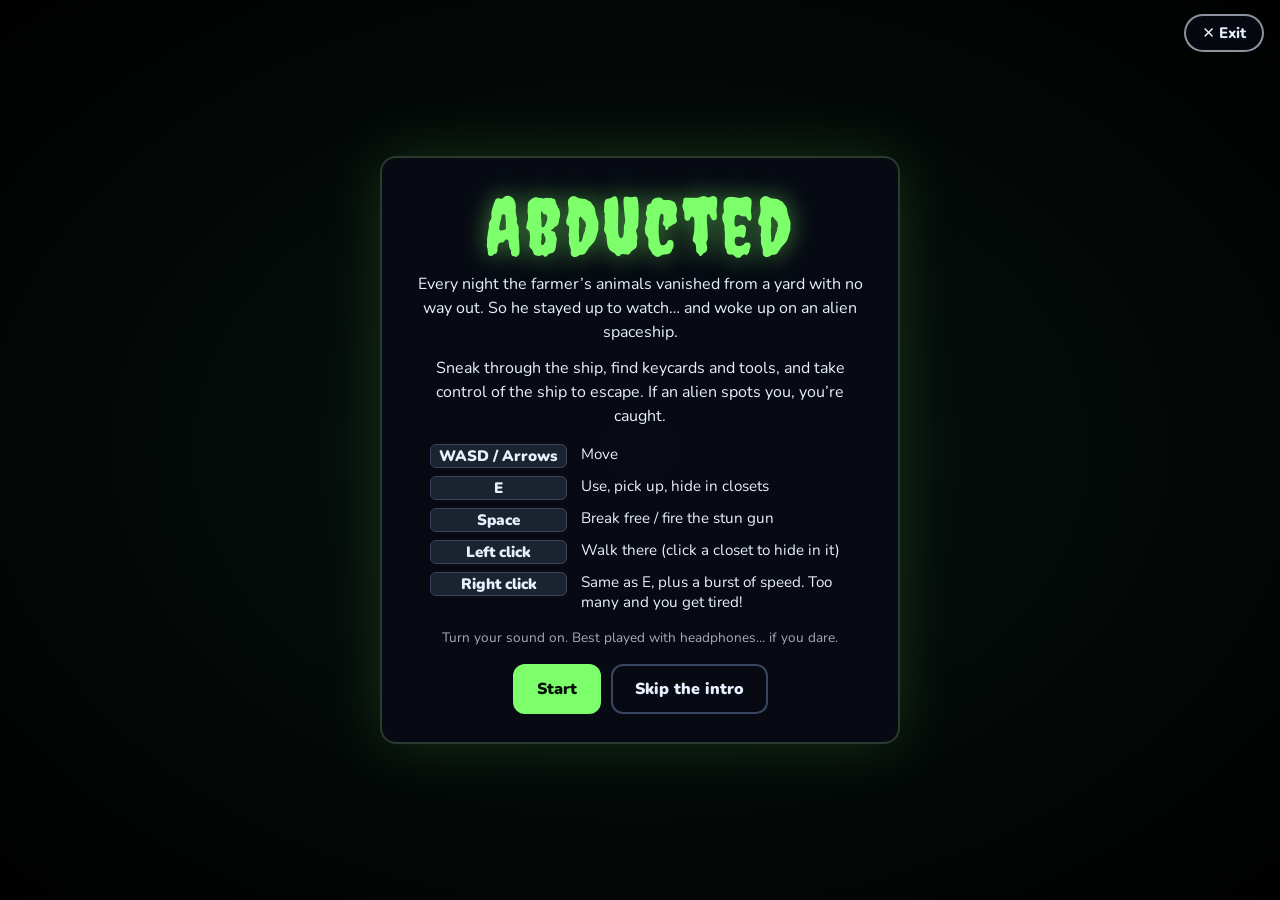
<file: games/abducted/index.html>
<!DOCTYPE html>
<html lang="en">
<head>
<meta charset="UTF-8">
<meta name="viewport" content="width=device-width, initial-scale=1, viewport-fit=cover">
<title>Abducted · fake0hs Arcade</title>
<link rel="preconnect" href="https://fonts.googleapis.com">
<link href="https://fonts.googleapis.com/css2?family=Creepster&family=Nunito:wght@600;800;900&display=swap" rel="stylesheet">
<style>
  :root { --ink: #e8f0ff; --panel: rgba(8, 10, 20, 0.92); --accent: #7dff6b; --pink: #ff7ab8; color-scheme: dark; }
  * { box-sizing: border-box; }
  html, body { margin: 0; height: 100%; background: #04050a; overflow: hidden; font-family: "Nunito", system-ui, sans-serif; color: var(--ink); }
  canvas { position: fixed; inset: 0; width: 100%; height: 100%; display: block; }
  #overlay { position: fixed; inset: 0; display: grid; place-items: center; padding: 24px; background: radial-gradient(ellipse at center, rgba(10,30,20,0.6), rgba(0,0,0,0.92)); }
  #overlay.hidden { display: none; }
  .card { max-width: 520px; width: 100%; background: var(--panel); border: 2px solid #2b3a2e; border-radius: 16px; padding: 28px; text-align: center; box-shadow: 0 0 60px rgba(125, 255, 107, 0.15); }
  h1 { font-family: "Creepster", "Impact", cursive; font-weight: 400; font-size: clamp(3rem, 10vw, 5rem); line-height: 1; margin: 0 0 6px; color: var(--accent); letter-spacing: 0.04em; text-shadow: 0 0 24px rgba(125,255,107,0.5); }
  p { margin: 0 0 12px; line-height: 1.5; }
  .keys { display: grid; grid-template-columns: auto 1fr; gap: 8px 14px; text-align: left; margin: 16px auto; max-width: 420px; font-size: 0.95rem; align-items: start; }
  .keys b { white-space: nowrap; }
  .keys b { background: #1b2230; border: 1px solid #3a4560; border-radius: 6px; padding: 1px 8px; font-weight: 900; text-align: center; }
  .row { display: flex; gap: 10px; justify-content: center; flex-wrap: wrap; margin-top: 16px; }
  button { font: 900 1rem "Nunito", system-ui, sans-serif; cursor: pointer; padding: 12px 22px; border-radius: 12px; border: 2px solid var(--accent); background: var(--accent); color: #08120a; }
  button.secondary { background: transparent; color: var(--ink); border-color: #3a4560; }
  button:focus-visible, .exit-btn:focus-visible { outline: 3px solid var(--pink); outline-offset: 3px; }
  .note { font-size: 0.85rem; opacity: 0.7; }
  .exit-btn {
    position: fixed; top: calc(14px + env(safe-area-inset-top, 0px)); right: 16px; z-index: 30;
    font: 800 0.95rem "Nunito", system-ui, sans-serif; color: #e8f0ff; text-decoration: none;
    background: rgba(8, 10, 20, 0.8); border: 2px solid rgba(232, 240, 255, 0.6); border-radius: 99px; padding: 7px 16px;
  }
  .exit-btn:hover { background: #8a1f2a; border-color: #fff; }
  /* "are you sure?" box for the exit button */
  .exit-ask {
    position: fixed; inset: 0; z-index: 40; display: grid; place-items: center;
    background: rgba(2, 3, 8, 0.72); padding: 20px;
  }
  .exit-ask[hidden] { display: none; }
  .exit-ask .box {
    max-width: 420px; text-align: center; background: #0d1018; color: var(--ink);
    border: 2px solid #8a1f2a; border-radius: 16px; padding: 22px 24px;
    box-shadow: 0 0 40px rgba(138, 31, 42, 0.5);
  }
  .exit-ask h2 { margin: 0 0 8px; font-size: 1.4rem; }
  .exit-ask p { margin: 0; opacity: 0.85; }
  .exit-ask .leave { background: #8a1f2a; border-color: #ff6b7a; color: #fff; }
  /* on-screen controls for touch screens (tablets) */
  #touchPad { position: fixed; left: 0; right: 0; bottom: 0; z-index: 12; display: none; justify-content: space-between; align-items: flex-end;
              padding: 10px 16px calc(14px + env(safe-area-inset-bottom, 0px)); pointer-events: none; }
  @media (pointer: coarse) { #touchPad.on { display: flex; } }
  #touchPad button { pointer-events: auto; touch-action: none; user-select: none; -webkit-user-select: none;
                     font: 900 1.2rem Nunito, sans-serif; color: #e8f0ff; background: rgba(10, 14, 24, 0.75);
                     border: 2px solid rgba(125, 255, 107, 0.6); border-radius: 14px; width: 64px; height: 58px; }
  #touchPad button.down { background: rgba(125, 255, 107, 0.35); }
  .tp-dpad { display: grid; grid-template-columns: repeat(3, 64px); grid-template-rows: repeat(2, 58px); gap: 6px; }
  .tp-up { grid-column: 2; grid-row: 1; } .tp-left { grid-column: 1; grid-row: 2; } .tp-down { grid-column: 2; grid-row: 2; } .tp-right { grid-column: 3; grid-row: 2; }
  .tp-acts { display: flex; gap: 10px; }
  #touchPad .tp-use, #touchPad .tp-zap { width: 92px; height: 92px; border-radius: 50%; font-size: 1.15rem; }
  #touchPad .tp-zap { border-color: rgba(120, 200, 255, 0.8); }
</style>
</head>
<body>
<canvas id="game"></canvas>
<div id="overlay">
  <div class="card" id="card">
    <h1>Abducted</h1>
    <p>Every night the farmer’s animals vanished from a yard with no way out. So he stayed up to watch… and woke up on an alien spaceship.</p>
    <p>Sneak through the ship, find keycards and tools, and take control of the ship to escape. If an alien spots you, you’re caught.</p>
    <div class="keys">
      <b>WASD / Arrows</b><span>Move</span>
      <b>E</b><span>Use, pick up, hide in closets</span>
      <b>Space</b><span>Break free / fire the stun gun</span>
      <b>Left click</b><span>Walk there (click a closet to hide in it)</span>
      <b>Right click</b><span>Same as E, plus a burst of speed. Too many and you get tired!</span>
    </div>
    <p class="note">Turn your sound on. Best played with headphones… if you dare.</p>
    <div class="row"><button id="btnStart">Start</button><button id="btnSkip" class="secondary">Skip the intro</button></div>
  </div>
</div>
<div id="touchPad" aria-hidden="true">
  <div class="tp-dpad">
    <button data-key="ArrowUp" class="tp-up">▲</button><button data-key="ArrowLeft" class="tp-left">◀</button>
    <button data-key="ArrowDown" class="tp-down">▼</button><button data-key="ArrowRight" class="tp-right">▶</button>
  </div>
  <div class="tp-acts"><button data-key="e" class="tp-use">Use</button><button data-key=" " class="tp-zap">Zap</button></div>
</div>
<a class="exit-btn" id="exitBtn" href="../../index.html" aria-label="Exit to the arcade">✕ Exit</a>
<div class="exit-ask" id="exitAsk" role="dialog" aria-modal="true" aria-labelledby="exitAskTitle" hidden>
  <div class="box">
    <h2 id="exitAskTitle">Leave the ship?</h2>
    <p>Are you sure? Your escape so far will be lost.</p>
    <div class="row">
      <button type="button" class="secondary" id="exitStay">Keep playing</button>
      <button type="button" class="leave" id="exitGo">Yes, exit</button>
    </div>
  </div>
</div>

<script src="../../arcade-progress.js"></script>
<script>
(function () {
"use strict";
const canvas = document.getElementById("game");
const ctx = canvas.getContext("2d");
const overlay = document.getElementById("overlay");
const card = document.getElementById("card");
let W = 0, H = 0, T = 48; // T = tile size in pixels
function resize() {
  const dpr = Math.min(window.devicePixelRatio || 1, 2);
  W = window.innerWidth; H = window.innerHeight;
  canvas.width = W * dpr; canvas.height = H * dpr;
  ctx.setTransform(dpr, 0, 0, dpr, 0, 0);
  T = Math.round(Math.max(34, Math.min(62, H / 11.5)));
  shade.width = W; shade.height = H;
}
const shade = document.createElement("canvas"), sctx = shade.getContext("2d");
window.addEventListener("resize", resize);
resize();

const clamp = (v, a, b) => Math.max(a, Math.min(b, v));
const rand = (a, b) => a + Math.random() * (b - a);
const srand = (i) => { const x = Math.sin(i * 12.9898 + 78.233) * 43758.5453; return x - Math.floor(x); };

// =====================================================================
// SETTINGS (easy to tweak)
// =====================================================================
const PLAYER_SPEED = 3.3;     // tiles per second
const BURST_SPEED = 2.2;      // speed multiplier during a right-click burst
const BURST_TIME = 0.6;       // seconds a burst lasts
const BURST_COST = 30;        // stamina used per burst (stamina goes up to 100)
const STAMINA_REGEN = 14;     // stamina recovered per second
const TIRED_SPEED = 0.65;     // speed multiplier while tired
const ALIEN_PATROL = 1.5;     // alien walking speed
const ALIEN_HUNT = 2.7;       // alien speed when hunting you
const VIEW_RANGE = 4.6;       // how far aliens can see (tiles)
const VIEW_ANGLE = 34;        // half of the aliens' view cone, in degrees
const LIGHT_RADIUS = 5.2;     // how far your own light reaches (tiles)
const STUN_TIME = 7;          // seconds an alien stays stunned
const STUN_RANGE = 5;         // stun gun range (tiles)

// =====================================================================
// AUDIO (all synthesized)
// =====================================================================
let actx = null, master = null, noiseBuf = null, hum = null, siren = null;
function audio() {
  if (!actx) {
    try { actx = new (window.AudioContext || window.webkitAudioContext)(); } catch { return null; }
    master = actx.createGain(); master.gain.value = 0.9;
    const comp = actx.createDynamicsCompressor(); master.connect(comp).connect(actx.destination);
    noiseBuf = actx.createBuffer(1, actx.sampleRate * 2, actx.sampleRate);
    const d = noiseBuf.getChannelData(0); for (let i = 0; i < d.length; i++) d[i] = Math.random() * 2 - 1;
  }
  if (actx.state === "suspended") actx.resume();
  return actx;
}
const now = () => actx ? actx.currentTime : 0;
function env(g, t, peak, a, d) { g.gain.setValueAtTime(0.0001, t); g.gain.exponentialRampToValueAtTime(peak, t + a); g.gain.exponentialRampToValueAtTime(0.0001, t + a + d); }
function osc(type, f, t, d, peak, a = 0.005, fEnd) {
  if (!audio()) return;
  const o = actx.createOscillator(), g = actx.createGain();
  o.type = type; o.frequency.setValueAtTime(f, t); if (fEnd) o.frequency.exponentialRampToValueAtTime(fEnd, t + d);
  env(g, t, peak, a, d); o.connect(g).connect(master); o.start(t); o.stop(t + a + d + 0.05);
}
function noise(t, d, peak, type, f, q = 1, a = 0.003) {
  if (!audio()) return;
  const s = actx.createBufferSource(), fl = actx.createBiquadFilter(), g = actx.createGain();
  s.buffer = noiseBuf; s.loop = true; fl.type = type; fl.frequency.value = f; fl.Q.value = q;
  env(g, t, peak, a, d); s.connect(fl).connect(g).connect(master); s.start(t); s.stop(t + a + d + 0.05);
}
const sfx = {
  clang() { const t = now(); [220, 347, 513, 761, 1130].forEach((f, i) => osc("sine", f, t, 1.8 - i * 0.2, 0.25 / (i + 1) + 0.05)); noise(t, 0.4, 0.5, "bandpass", 2500, 2); },
  snap() { const t = now(); noise(t, 0.12, 0.5, "highpass", 2500); osc("square", 900, t, 0.08, 0.08, 0.002, 300); },
  tug() { const t = now(); noise(t, 0.08, 0.2, "bandpass", 1200, 3); },
  pickup() { const t = now(); osc("sine", 880, t, 0.12, 0.15); osc("sine", 1320, t + 0.08, 0.2, 0.15); },
  key() { const t = now(); [660, 880, 1100].forEach((f, i) => osc("triangle", f, t + i * 0.07, 0.2, 0.12)); },
  door() { const t = now(); noise(t, 0.35, 0.12, "lowpass", 700, 0.5, 0.05); },
  denied() { const t = now(); osc("square", 180, t, 0.15, 0.08); osc("square", 140, t + 0.17, 0.2, 0.08); },
  glass() { const t = now(); noise(t, 0.5, 0.6, "highpass", 3000); for (let i = 0; i < 8; i++) osc("sine", rand(2500, 6000), t + rand(0, 0.4), 0.15, 0.05); },
  zap() { const t = now(); osc("sawtooth", 1400, t, 0.35, 0.18, 0.002, 200); noise(t, 0.25, 0.25, "bandpass", 4000, 1); },
  step() { const t = now(); noise(t, 0.05, 0.05, "bandpass", 400, 1.5); },
  closet() { const t = now(); noise(t, 0.15, 0.2, "bandpass", 300, 1); osc("square", 90, t, 0.1, 0.06); },
  spotted() { const t = now(); osc("sawtooth", 300, t, 0.25, 0.25, 0.002, 1200); },
  scream() {
    const t = now();
    osc("sawtooth", 900, t, 1.1, 0.5, 0.01, 120); osc("square", 640, t, 1.0, 0.3, 0.01, 90);
    noise(t, 1.2, 0.8, "bandpass", 1800, 0.6, 0.01); noise(t, 0.6, 0.6, "lowpass", 200, 0.7, 0.005);
  },
  heartbeat(v) { const t = now(); osc("sine", 60, t, 0.14, 0.5 * v, 0.004, 40); osc("sine", 55, t + 0.18, 0.12, 0.35 * v, 0.004, 38); },
  bang() { const t = now(); noise(t, 0.3, 0.6, "lowpass", 300, 0.8); osc("sine", 70, t, 0.3, 0.4, 0.003, 40); },
  console() { const t = now(); [523, 659, 784].forEach((f, i) => osc("square", f, t + i * 0.06, 0.08, 0.05)); },
  dash() { const t = now(); noise(t, 0.25, 0.25, "lowpass", 900, 0.6, 0.02); },
  pant() { const t = now(); noise(t, 0.35, 0.1, "bandpass", 700, 0.8, 0.12); },
  win() { const t = now(); [392, 523, 659, 784, 1047].forEach((f, i) => osc("triangle", f, t + i * 0.14, 0.4, 0.12)); }
};
function startHum() {
  if (!audio() || hum) return;
  const g = actx.createGain(); g.gain.value = 0.05; g.connect(master);
  const a = actx.createOscillator(), b = actx.createOscillator();
  a.type = "sine"; a.frequency.value = 55; b.type = "triangle"; b.frequency.value = 55.7;
  a.connect(g); b.connect(g); a.start(); b.start();
  hum = { g, a, b };
}
function sirenOn(on) {
  if (!audio()) return;
  if (on && !siren) {
    const o = actx.createOscillator(), lfo = actx.createOscillator(), lg = actx.createGain(), g = actx.createGain();
    o.type = "square"; o.frequency.value = 720; lfo.frequency.value = 1.4; lg.gain.value = 180;
    lfo.connect(lg).connect(o.frequency); g.gain.value = 0.035; o.connect(g).connect(master);
    o.start(); lfo.start(); siren = { o, lfo, g };
  } else if (!on && siren) {
    siren.g.gain.setTargetAtTime(0.0001, now(), 0.2);
    const s = siren; setTimeout(() => { s.o.stop(); s.lfo.stop(); }, 800); siren = null;
  }
}

// =====================================================================
// THE SHIP: three decks
// Legend: # wall  . floor  D door  R/B/G red/blue/gold keycard doors  L lift
//         C closet (hide)  A alarm  K console  P specimen pod  X glass case
//         M main ship console  O window  @/S spawn  h hammer  z stun gun  e battery  g gold keycard
// =====================================================================
const DECKS = [
  {
    name: "Deck 1 · Holding Cells", intro: true,
    map: [
      "##################################",
      "#.....#........#........#........#",
      "#.....#........#...h....#........#",
      "#..@..#........#........#....X...#",
      "#.....#....C...#........#.K......#",
      "###D#####D#A#####D#########D######",
      "#................................#",
      "#................................#",
      "#C..............................C#",
      "###D########D#########D######R####",
      "#.......#........#.........#.....#",
      "#.......#........#....K....#..L..#",
      "#...C...#...C....#.........#.....#",
      "#.......#........#.........#.....#",
      "#.......#........#..K...C..#.....#",
      "#.......#........#.........#.....#",
      "##################################"],
    cases: { "29,3": "red" },
    aliens: [
      { id: "alarm", start: [20, 7], route: [[3, 7], [5, 12], [12, 13], [12, 7]], speed: ALIEN_PATROL, color: "#ff8fc4" },
      { start: [31, 7], route: [[31, 7], [15, 7]], speed: 1.35, color: "#ff7ab8" },
      { start: [20, 2], route: [[20, 2], [17, 6], [27, 6], [30, 1], [27, 6], [17, 6]], speed: 1.35, color: "#f46aa8" }
    ],
    logs: {
      "26,4": "SECURITY LOG: Specimen 214 (one human, male, wearing a straw hat) secured with plastic restraints. They’re perfectly strong enough. Probably.",
      "22,11": "MENU: Today’s lunch is… chicken? No. CHICKENS ARE SPECIMENS. Do not eat the specimens.",
      "20,14": "CREW NOTE: Whoever keeps leaving their nose prints on the windows, please stop."
    }
  },
  {
    name: "Deck 2 · Specimen Lab",
    map: [
      "##################################",
      "#........#..........#............#",
      "#..P.P.P.#...z......#...P....P...#",
      "#........#..........#............#",
      "#..P.P.P.#....C.....#...P....P...#",
      "#........#..........#............#",
      "####D#######D############D########",
      "#................................#",
      "#S..............................C#",
      "#................................#",
      "######D########D#######D#####B####",
      "#.........#..........#......#....#",
      "#...C.....#...K..K...#......#.L..#",
      "#.........#..........#......#....#",
      "#...P.P...#....e.....#..X...#....#",
      "#.........#....C.....#......#....#",
      "##################################"],
    cases: { "24,14": "blue" },
    aliens: [
      { start: [30, 8], route: [[31, 8], [3, 8]], speed: 1.6, color: "#ff7ab8" },
      { start: [8, 3], route: [[1, 3], [8, 3], [8, 5], [1, 5]], speed: 1.3, color: "#f46aa8" },
      { start: [12, 11], route: [[11, 11], [20, 13], [11, 15]], speed: 1.3, color: "#ff8fc4" },
      { start: [27, 15], route: [[22, 11], [27, 15]], speed: 1.2, color: "#ff7ab8" }
    ],
    logs: {
      "14,12": "LAB LOG: Earth cows produce milk. We tried asking politely. Results: moo.",
      "17,12": "LAB LOG: The chickens have organized. They have a leader. It is very loud."
    }
  },
  {
    name: "Deck 3 · Command Deck",
    map: [
      "##################################",
      "#.........#...........#..........#",
      "#...K.K...#....g......#....K.....#",
      "#.........#...........#..........#",
      "#.C.......#.......C...#..........#",
      "####D#########D##########D########",
      "#................................#",
      "#S..............................C#",
      "#................................#",
      "######D########D#####G############",
      "#..........#........#............#",
      "#...C......#...K....#............#",
      "#..........#........#......M.....#",
      "#......e...#...C....#............#",
      "#..........#........#............#",
      "#..........#........#............#",
      "#####################OOOOOOOOOOOO#"],
    cases: {},
    checkpoint: [21, 10],
    aliens: [
      { start: [12, 1], route: [[12, 1], [20, 1], [20, 3], [12, 3]], speed: 1.25, color: "#ff5a9a", captain: true },
      { start: [30, 7], route: [[3, 7], [31, 7]], speed: 1.6, color: "#ff7ab8" },
      { start: [18, 8], route: [[31, 8], [3, 6]], speed: 1.4, color: "#f46aa8" },
      { start: [2, 11], route: [[2, 11], [9, 14], [2, 14]], speed: 1.2, color: "#ff8fc4" },
      { start: [23, 11], route: [[23, 11], [31, 11], [31, 15], [23, 15]], speed: 1.15, color: "#ff7ab8" }
    ],
    logs: {
      "4,2": "CAPTAIN’S ORDERS: Collect ALL Earth animals. Especially the fluffy ones.",
      "6,2": "NAV: Course set for home planet. Estimated arrival: 3 Earth days.",
      "27,2": "CREW ROSTER: 47 crew members. 47 very big noses.",
      "15,11": "HELP DESK: To fly the ship, use the main console on the bridge. Instructions: push buttons. Fast."
    }
  }
];
const SOLID = "#ACPKXMO";

// =====================================================================
// GAME STATE
// =====================================================================
let mode = "menu";       // menu | intro | play | scare | dead | qte | fade | ending
let deckIdx = 0, grid = [], MW = 34, MH = 17;
let items = [], aliens = [], player = null, inv = null, snapshot = null, spawn = null;
let graceT = 0, msg = null, banner = null, scareT = 0, scareAlien = null, fadeT = 0, deaths = 0, startTime = 0;
let alarm = { on: false, t: 0 }, scripted = null, heartT = 0, stepT = 0, bridgeReached = false;
let introSlide = 0, introT = 0, endSlide = 0, endT = 0, qte = null, shakeT = 0;
const keys = {};

function freshInv() { return { hammer: false, red: false, blue: false, gold: false, zapper: false, charges: 0 }; }
const ITEM_NAMES = { h: "Hammer", z: "Stun gun", e: "Battery", g: "Gold keycard", red: "Red keycard", blue: "Blue keycard" };

function loadDeck(i, fromSnapshot) {
  deckIdx = i;
  const d = DECKS[i];
  grid = d.map.map(r => r.split(""));
  MH = grid.length; MW = grid[0].length;
  items = [];
  let sp = null;
  for (let y = 0; y < MH; y++) for (let x = 0; x < MW; x++) {
    const c = grid[y][x];
    if (c === "@" || c === "S") { sp = [x, y]; grid[y][x] = "."; }
    if ("hzeg".includes(c)) { items.push({ x, y, type: c }); grid[y][x] = "."; }
  }
  if (!fromSnapshot) { spawn = sp; snapshot = JSON.parse(JSON.stringify(inv)); }
  inv = JSON.parse(JSON.stringify(snapshot));
  // remove things the player already owns; open glass cases already emptied
  items = items.filter(it => !((it.type === "h" && inv.hammer) || (it.type === "z" && inv.zapper) || (it.type === "g" && inv.gold)));
  for (const k in d.cases) if (inv[d.cases[k]]) { const [x, y] = k.split(",").map(Number); grid[y][x] = "."; }
  aliens = d.aliens.map(a => ({
    ...a, x: a.start[0] + 0.5, y: a.start[1] + 0.5, dir: 0, wp: 0, path: [], state: "patrol",
    stun: 0, spotT: 0, searchT: 0, phase: Math.random() * 6
  }));
  player = { x: spawn[0] + 0.5, y: spawn[1] + 0.5, dir: -Math.PI / 2, hidden: null, chained: d.intro && !fromSnapshotChains(), breakCount: 0, walkT: 0,
    path: [], target: null, interactOnArrive: false, stamina: 100, burst: 0, tired: false, restT: 0, pantT: 0 };
  alarm = { on: false, t: 0 }; sirenOn(false);
  scripted = d.intro && !snapshot.introDone ? { stage: "chains" } : null;
  if (!scripted && d.intro) player.chained = false;
  bridgeReached = false; graceT = 2;
  banner = { text: d.name, t: 0 };
}
function fromSnapshotChains() { return snapshot && snapshot.introDone; }

// =====================================================================
// MAP HELPERS
// =====================================================================
const tileAt = (x, y) => (x < 0 || y < 0 || x >= MW || y >= MH) ? "#" : grid[y][x];
function blocked(tx, ty, who) {
  const c = tileAt(tx, ty);
  if (SOLID.includes(c)) return true;
  if (who === "player") {
    if (c === "R" && !inv.red) return true;
    if (c === "B" && !inv.blue) return true;
    if (c === "G" && !inv.gold) return true;
  }
  return false;
}
function bfs(sx, sy, tx, ty, who = "alien") {
  const key = (x, y) => y * MW + x;
  const prev = new Map(); prev.set(key(sx, sy), -1);
  const q = [[sx, sy]];
  while (q.length) {
    const [x, y] = q.shift();
    if (x === tx && y === ty) break;
    for (const [dx, dy] of [[1, 0], [-1, 0], [0, 1], [0, -1]]) {
      const nx = x + dx, ny = y + dy, k = key(nx, ny);
      if (prev.has(k) || blocked(nx, ny, who)) continue;
      prev.set(k, key(x, y)); q.push([nx, ny]);
    }
  }
  if (!prev.has(key(tx, ty))) return [];
  const path = []; let k = key(tx, ty);
  while (k !== -1 && k !== key(sx, sy)) { path.push([k % MW + 0.5, Math.floor(k / MW) + 0.5]); k = prev.get(k); }
  return path.reverse();
}
function lineClear(x0, y0, x1, y1) {
  const d = Math.hypot(x1 - x0, y1 - y0), n = Math.ceil(d / 0.15);
  for (let i = 1; i < n; i++) {
    const x = x0 + (x1 - x0) * i / n, y = y0 + (y1 - y0) * i / n;
    const c = tileAt(Math.floor(x), Math.floor(y));
    if (SOLID.includes(c) && c !== "P" && c !== "X") return false;
  }
  return true;
}
function rayLen(x, y, ang, max) {
  const dx = Math.cos(ang) * 0.12, dy = Math.sin(ang) * 0.12;
  let d = 0;
  while (d < max) {
    x += dx; y += dy; d += 0.12;
    const c = tileAt(Math.floor(x), Math.floor(y));
    if (SOLID.includes(c) && c !== "P" && c !== "X") return d;
  }
  return max;
}
const angDiff = (a, b) => { let d = a - b; while (d > Math.PI) d -= Math.PI * 2; while (d < -Math.PI) d += Math.PI * 2; return d; };

function canSee(a) {
  if (a.stun > 0 || player.hidden || graceT > 0) return false;
  const dx = player.x - a.x, dy = player.y - a.y, d = Math.hypot(dx, dy);
  if (d < 0.7) return true;  // bumped right into it
  if (d > VIEW_RANGE) return false;
  if (Math.abs(angDiff(Math.atan2(dy, dx), a.dir)) > VIEW_ANGLE * Math.PI / 180) return false;
  return lineClear(a.x, a.y, player.x, player.y);
}

function say(text, time = 3.5) { msg = { text, t: 0, life: time }; }

// =====================================================================
// UPDATE
// =====================================================================
function moveToward(a, tx, ty, speed, dt) {
  const dx = tx - a.x, dy = ty - a.y, d = Math.hypot(dx, dy);
  if (d < 0.02) return true;
  const want = Math.atan2(dy, dx);
  a.dir += angDiff(want, a.dir) * Math.min(1, dt * 10);
  const st = Math.min(d, speed * dt);
  a.x += dx / d * st; a.y += dy / d * st;
  a.phase += dt * speed * 6;
  return st >= d;
}
function goTo(a, tx, ty) { a.path = bfs(Math.floor(a.x), Math.floor(a.y), tx, ty); }

function updateAlien(a, dt) {
  if (a.stun > 0) { a.stun -= dt; return; }
  if (a.state === "spot") return;
  if (a.state === "notice") { a.dir += angDiff(Math.atan2(player.y - a.y, player.x - a.x), a.dir) * Math.min(1, dt * 8); return; }
  if (a.state === "search") {
    a.searchT -= dt; a.dir += dt * 2.2;
    if (a.searchT <= 0) { a.state = "patrol"; a.path = []; }
  } else if (a.path.length) {
    const sp = a.state === "patrol" ? a.speed : ALIEN_HUNT;
    if (moveToward(a, a.path[0][0], a.path[0][1], sp, dt)) a.path.shift();
    if (!a.path.length) {
      if (a.state === "alarmRun") {
        alarm.on = true; alarm.t = 22; sirenOn(true); shakeT = 0.3;
        say("The alien pulled the alarm! HIDE in a closet! (walk up to one and press E)", 5);
        a.state = "hunt"; a.dir = -Math.PI / 2;
        const tx = Math.floor(player.x), ty = Math.floor(player.y);
        setTimeout(() => { if (a.state === "hunt") { goTo(a, tx, ty); if (!a.path.length) { a.state = "search"; a.searchT = 3.5; } } }, 700);
      } else if (a.state === "hunt") { a.state = "search"; a.searchT = 3.5; }
    }
  } else if (a.state === "patrol") {
    const r = a.route[a.wp % a.route.length]; a.wp++;
    goTo(a, r[0], r[1]);
  }
  if (a.state !== "alarmRun" && a.state !== "notice" && canSee(a)) {
    a.state = "spot"; a.spotT = 0.45; a.dir = Math.atan2(player.y - a.y, player.x - a.x);
    sfx.spotted(); scareAlien = a;
  }
}

function tryMove(dx, dy) {
  const r = 0.28;
  const nx = player.x + dx;
  if (!blocked(Math.floor(nx + Math.sign(dx) * r), Math.floor(player.y - r), "player") && !blocked(Math.floor(nx + Math.sign(dx) * r), Math.floor(player.y + r), "player")) player.x = nx;
  const ny = player.y + dy;
  if (!blocked(Math.floor(player.x - r), Math.floor(ny + Math.sign(dy) * r), "player") && !blocked(Math.floor(player.x + r), Math.floor(ny + Math.sign(dy) * r), "player")) player.y = ny;
}

function interact() {
  if (player.hidden) {
    player.x = player.hidden.out[0]; player.y = player.hidden.out[1]; player.hidden = null; sfx.closet(); return;
  }
  if (player.chained) return;
  const px = Math.floor(player.x), py = Math.floor(player.y);
  let best = null, bd = 9;
  for (let y = py - 1; y <= py + 1; y++) for (let x = px - 2; x <= px + 2; x++) {
    const c = tileAt(x, y);
    if (!"CXKAM".includes(c)) continue;
    const d = Math.hypot(x + 0.5 - player.x, y + 0.5 - player.y);
    if (d < bd && d < (c === "M" ? 2.1 : 1.45)) { bd = d; best = { x, y, c }; }
  }
  if (!best) return;
  const k = best.x + "," + best.y;
  if (best.c === "C") {
    player.hidden = { x: best.x, y: best.y, out: [player.x, player.y] };
    player.x = best.x + 0.5; player.y = best.y + 0.5;
    sfx.closet(); say("You’re hiding. Press E to come out.", 2.5);
  } else if (best.c === "X") {
    if (!inv.hammer) { sfx.denied(); say("The glass is too thick to open. You need something to smash it with."); return; }
    grid[best.y][best.x] = ".";
    const content = DECKS[deckIdx].cases[k];
    if (content) items.push({ x: best.x, y: best.y, type: content });
    sfx.glass(); shakeT = 0.2; say("CRASH! The glass shatters.");
    for (const a of aliens) if (a.stun <= 0 && a.state === "patrol" && Math.hypot(a.x - player.x, a.y - player.y) < 7) { a.state = "hunt"; goTo(a, best.x, best.y + 1); if (!a.path.length) { a.state = "search"; a.searchT = 2; } }
  } else if (best.c === "K") {
    sfx.console(); say(DECKS[deckIdx].logs[k] || "The screen shows strange alien writing. Lots of noses.", 6);
  } else if (best.c === "A") {
    say("The alarm lever. Better not touch it.");
  } else if (best.c === "M") {
    startQte();
  }
}

function fireZapper() {
  if (!inv.zapper || player.hidden || player.chained) return;
  if (inv.charges <= 0) { sfx.denied(); say("The stun gun is out of charge. Find a battery."); return; }
  inv.charges--; sfx.zap();
  zapFx = { t: 0, x: player.x, y: player.y, dir: player.dir, len: STUN_RANGE };
  let hit = null, hd = 99;
  for (const a of aliens) {
    const dx = a.x - player.x, dy = a.y - player.y, d = Math.hypot(dx, dy);
    if (d > STUN_RANGE || Math.abs(angDiff(Math.atan2(dy, dx), player.dir)) > 0.4) continue;
    if (!lineClear(player.x, player.y, a.x, a.y)) continue;
    if (d < hd) { hd = d; hit = a; }
  }
  if (hit) { hit.stun = STUN_TIME; hit.state = "patrol"; hit.path = []; zapFx.len = hd; say("Zapped! It’s stunned for a few seconds. Sneak past!"); }
}
let zapFx = null;

function pickUp(it) {
  if (it.type === "h") { inv.hammer = true; say("You found a HAMMER. That could smash some glass…"); sfx.pickup(); }
  if (it.type === "z") { inv.zapper = true; inv.charges += 3; say("You found a STUN GUN with 3 charges! Press SPACE to zap an alien in front of you."); sfx.pickup(); }
  if (it.type === "e") { inv.charges += 2; say("Battery! +2 stun gun charges."); sfx.pickup(); }
  if (it.type === "red") { inv.red = true; say("RED KEYCARD! It opens red doors."); sfx.key(); }
  if (it.type === "blue") { inv.blue = true; say("BLUE KEYCARD! It opens blue doors."); sfx.key(); }
  if (it.type === "g") { inv.gold = true; say("The captain’s GOLD KEYCARD! It opens the bridge."); sfx.key(); }
}

function objective() {
  if (deckIdx === 0) {
    if (player.chained) return "Break free! Tap SPACE fast";
    if (scripted && scripted.stage !== "done") return "Get out of the cell";
    if (!inv.hammer) return "Find something to smash glass with";
    if (!inv.red) return "Smash the glass case in the security office";
    return "Take the lift behind the red door";
  }
  if (deckIdx === 1) {
    if (!inv.zapper) return "Find a weapon in the lab";
    if (!inv.blue) return "Get the blue keycard from the glass case";
    return "Take the lift behind the blue door";
  }
  if (!inv.gold) return "Steal the gold keycard from the captain’s quarters";
  if (!bridgeReached) return "Get to the bridge (gold door)";
  return "Take control of the ship at the main console";
}

function update(dt) {
  if (msg) { msg.t += dt; if (msg.t > msg.life) msg = null; }
  if (banner) { banner.t += dt; if (banner.t > 3) banner = null; }
  if (zapFx) { zapFx.t += dt; if (zapFx.t > 0.25) zapFx = null; }
  shakeT = Math.max(0, shakeT - dt);

  if (mode === "fade") { fadeT += dt; if (fadeT > 1.2) { mode = "play"; } return; }
  if (mode === "scare") { scareT += dt; if (scareT > 1.5) { mode = "dead"; showDead(); } return; }
  if (mode === "qte") { updateQte(dt); updateAliensOnly(dt); return; }
  if (mode !== "play") return;

  graceT = Math.max(0, graceT - dt);
  if (alarm.on) { alarm.t -= dt; if (alarm.t <= 0) { alarm.on = false; sirenOn(false); say("The alarm went quiet… for now."); } }

  // stamina: bursts use it up, resting brings it back
  player.burst = Math.max(0, player.burst - dt);
  player.restT = Math.max(0, player.restT - dt);
  if (player.restT <= 0) player.stamina = Math.min(100, player.stamina + STAMINA_REGEN * dt);
  if (player.tired && player.stamina >= 60) { player.tired = false; say("You caught your breath.", 2); }
  if (player.tired) { player.pantT -= dt; if (player.pantT <= 0) { sfx.pant(); player.pantT = 0.7; } }
  const speed = PLAYER_SPEED * (player.burst > 0 ? BURST_SPEED : 1) * (player.tired ? TIRED_SPEED : 1);

  // movement: keyboard first, otherwise follow a clicked path
  if (!player.chained && !player.hidden) {
    let mx = 0, my = 0;
    if (keys.ArrowLeft || keys.a || keys.A) mx -= 1;
    if (keys.ArrowRight || keys.d || keys.D) mx += 1;
    if (keys.ArrowUp || keys.w || keys.W) my -= 1;
    if (keys.ArrowDown || keys.s || keys.S) my += 1;
    if (mx || my) { player.path = []; player.target = null; player.interactOnArrive = false; }
    else if (player.path.length) {
      const [tx, ty] = player.path[0], dx = tx - player.x, dy = ty - player.y, d = Math.hypot(dx, dy);
      if (d < 0.08) {
        player.path.shift();
        if (!player.path.length) {
          player.target = null;
          if (player.interactOnArrive) { player.interactOnArrive = false; interact(); }
        }
      } else {
        mx = dx / d; my = dy / d;
        const step = Math.min(d, speed * dt);
        const bx = player.x, by = player.y;
        tryMove(mx * step, my * step);
        if (Math.hypot(player.x - bx, player.y - by) < step * 0.2) { player.x = bx + mx * step; player.y = by + my * step; } // path is safe; nudge past corners
        mx = my = 0; player.dir = Math.atan2(dy, dx);
        player.walkT += dt * 10 * (speed / PLAYER_SPEED);
        stepT -= dt * (speed / PLAYER_SPEED); if (stepT <= 0) { sfx.step(); stepT = 0.32; }
      }
    }
    if (mx || my) {
      const l = Math.hypot(mx, my); mx /= l; my /= l;
      player.dir = Math.atan2(my, mx);
      tryMove(mx * speed * dt, my * speed * dt);
      player.walkT += dt * 10 * (speed / PLAYER_SPEED);
      stepT -= dt * (speed / PLAYER_SPEED); if (stepT <= 0) { sfx.step(); stepT = 0.32; }
    }
  }

  // pick up items
  for (const it of items.slice()) {
    if (Math.hypot(it.x + 0.5 - player.x, it.y + 0.5 - player.y) < 0.6) { items.splice(items.indexOf(it), 1); pickUp(it); }
  }

  const ptx = Math.floor(player.x), pty = Math.floor(player.y);
  // checkpoint
  const cp = DECKS[deckIdx].checkpoint;
  if (cp && !bridgeReached && ptx === cp[0] && pty === cp[1]) {
    bridgeReached = true; spawn = [cp[0], cp[1]]; snapshot = JSON.parse(JSON.stringify(inv)); snapshot.introDone = true;
    say("CHECKPOINT: You made it to the bridge!");
  }
  // lift
  if (tileAt(ptx, pty) === "L") {
    if (deckIdx < DECKS.length - 1) {
      sfx.door(); inv.introDone = true; snapshot = JSON.parse(JSON.stringify(inv));
      loadDeck(deckIdx + 1, false); mode = "fade"; fadeT = 0;
      return;
    }
  }

  // intro script on deck 1
  if (scripted) {
    if (scripted.stage === "free" && pty >= 6) {
      scripted.stage = "noticed";
      const a = aliens.find(x => x.id === "alarm");
      a.state = "notice"; a.path = [];
      say("Uh oh. A short pink alien with a HUGE nose has seen you!", 3);
      setTimeout(() => { a.state = "alarmRun"; goTo(a, 11, 6); }, 900);
    }
    if (scripted.stage === "noticed" && alarm.on) { scripted.stage = "done"; inv.introDone = true; snapshot.introDone = true; }
  }

  // aliens
  updateAliensOnly(dt);

  // heartbeat when an alien is close
  let nearest = 99;
  for (const a of aliens) if (a.stun <= 0) nearest = Math.min(nearest, Math.hypot(a.x - player.x, a.y - player.y));
  if (nearest < 6) {
    heartT -= dt;
    if (heartT <= 0) { sfx.heartbeat(clamp(1 - nearest / 6, 0.2, 1)); heartT = 0.45 + nearest * 0.12; }
  }
}
function updateAliensOnly(dt) {
  for (const a of aliens) {
    if (a.state === "spot") {
      a.spotT -= dt;
      if (a.spotT <= 0 && mode !== "scare") { startScare(a); }
      continue;
    }
    if (scripted && scripted.stage === "chains" && a.id === "alarm") continue; // waits for you
    if (scripted && scripted.stage === "free" && a.id === "alarm") continue;
    updateAlien(a, dt);
  }
}

function startScare(a) {
  mode = "scare"; scareT = 0; scareAlien = a; deaths++;
  sfx.scream(); sirenOn(false);
}
function showDead() {
  overlay.classList.remove("hidden");
  const lines = ["The alien grabbed you with its tiny pink hands.", "So much nose. So close to your face.", "You got caught! The aliens drag you back…", "BOOP. Caught by a nose."];
  card.innerHTML = `<h1>Caught!</h1><p>${lines[Math.floor(Math.random() * lines.length)]}</p>
    <p>You’ll start again at this deck’s spawn point${bridgeReached ? " on the bridge" : ""}.</p>
    <div class="row"><button id="btnRespawn">Try again</button></div>`;
  document.getElementById("btnRespawn").onclick = respawn;
  document.getElementById("btnRespawn").focus();
}
function respawn() {
  overlay.classList.add("hidden");
  msg = null; scareAlien = null;
  loadDeck(deckIdx, true);
  if (bridgeReachedSnapshot()) bridgeReached = true;
  mode = "play"; startHum();
}
function bridgeReachedSnapshot() { const cp = DECKS[deckIdx].checkpoint; return cp && spawn[0] === cp[0] && spawn[1] === cp[1]; }

// ---------- final escape: take control of the ship ----------
const ARROWS = ["ArrowUp", "ArrowDown", "ArrowLeft", "ArrowRight"];
const ARROW_GLYPH = { ArrowUp: "↑", ArrowDown: "↓", ArrowLeft: "←", ArrowRight: "→" };
function startQte() {
  if (!inv.gold) return;
  mode = "qte"; sfx.console();
  qte = { seq: Array.from({ length: 7 }, () => ARROWS[Math.floor(Math.random() * 4)]), i: 0, t: 2.2, bangT: 0.6, flash: 0 };
  say("Hit the arrow keys as they appear to fly the ship!", 3);
}
function updateQte(dt) {
  qte.t -= dt; qte.bangT -= dt; qte.flash = Math.max(0, qte.flash - dt * 3);
  if (qte.bangT <= 0) { sfx.bang(); shakeT = 0.15; qte.bangT = 0.9 - qte.i * 0.08; }
  if (qte.t <= 0) failQte();
}
function qteKey(k) {
  if (!ARROWS.includes(k)) return;
  if (k === qte.seq[qte.i]) {
    qte.i++; qte.flash = 1; sfx.console(); qte.t = Math.max(1.3, 2.2 - qte.i * 0.12);
    if (qte.i >= qte.seq.length) { mode = "ending"; endSlide = 0; endT = 0; sirenOn(false); sfx.win(); if (window.ArcadeProgress) ArcadeProgress.complete(); }
  } else failQte();
}
function failQte() {
  const a = aliens[aliens.length - 1];
  a.x = player.x + 0.8; a.y = player.y; startScare(a);
}

// =====================================================================
// DRAWING: the ship
// =====================================================================
let camX = 0, camY = 0;
function drawWorld(t) {
  const px = player.x * T, py = player.y * T;
  camX = clamp(px - W / 2, -T, MW * T - W + T); camY = clamp(py - H / 2, -T, MH * T - H + T);
  if (MW * T < W) camX = (MW * T - W) / 2;
  if (MH * T < H) camY = (MH * T - H) / 2;
  const sx = shakeT > 0 ? (Math.random() - 0.5) * 14 : 0, sy = shakeT > 0 ? (Math.random() - 0.5) * 14 : 0;
  ctx.save(); ctx.translate(-camX + sx, -camY + sy);
  ctx.fillStyle = "#04050a"; ctx.fillRect(camX - 20, camY - 20, W + 40, H + 40);
  const x0 = Math.max(0, Math.floor(camX / T) - 1), x1 = Math.min(MW - 1, Math.ceil((camX + W) / T) + 1);
  const y0 = Math.max(0, Math.floor(camY / T) - 1), y1 = Math.min(MH - 1, Math.ceil((camY + H) / T) + 1);
  for (let y = y0; y <= y1; y++) for (let x = x0; x <= x1; x++) drawTile(x, y, grid[y][x], t);
  for (const it of items) drawItem(it, t);
  // aliens' flashlight beams
  ctx.save(); ctx.globalCompositeOperation = "lighter";
  for (const a of aliens) if (a.stun <= 0) drawBeam(a);
  ctx.restore();
  ctx.restore();
}

function drawTile(x, y, c, t) {
  const X = x * T, Y = y * T;
  // floor everywhere first
  if (c !== "#" && c !== "O") {
    ctx.fillStyle = (x + y) % 2 ? "#1a1e2b" : "#1d2130"; ctx.fillRect(X, Y, T, T);
    ctx.strokeStyle = "rgba(120,140,180,0.08)"; ctx.lineWidth = 1; ctx.strokeRect(X + 0.5, Y + 0.5, T - 1, T - 1);
    ctx.fillStyle = "rgba(120,140,180,0.12)"; ctx.fillRect(X + 3, Y + 3, 2, 2); ctx.fillRect(X + T - 5, Y + T - 5, 2, 2);
  }
  switch (c) {
    case "#": {
      ctx.fillStyle = "#2c3246"; ctx.fillRect(X, Y, T, T);
      ctx.fillStyle = "#3a4260"; ctx.fillRect(X, Y, T, T * 0.22);
      ctx.fillStyle = "#232838"; ctx.fillRect(X, Y + T * 0.85, T, T * 0.15);
      if (srand(x * 31 + y * 7) > 0.85) { ctx.fillStyle = "#7dff6b"; ctx.globalAlpha = 0.5 + 0.5 * Math.sin(t * 3 + x); ctx.fillRect(X + T * 0.45, Y + T * 0.45, 4, 4); ctx.globalAlpha = 1; }
      break;
    }
    case "O": {
      ctx.fillStyle = "#2c3246"; ctx.fillRect(X, Y, T, T);
      ctx.fillStyle = "#020310"; ctx.fillRect(X + 3, Y + 4, T - 6, T - 8);
      for (let i = 0; i < 3; i++) { ctx.fillStyle = "#fff"; ctx.fillRect(X + 4 + srand(x * 9 + i) * (T - 10), Y + 6 + srand(x * 5 + i * 3) * (T - 14), 2, 2); }
      if (x === 26) { ctx.fillStyle = "#2a6ad8"; ctx.beginPath(); ctx.arc(X + T / 2, Y + T * 0.75, T * 0.35, Math.PI, 0); ctx.fill(); ctx.fillStyle = "#3fae5a"; ctx.fillRect(X + T * 0.3, Y + T * 0.55, T * 0.15, T * 0.1); }
      break;
    }
    case "D": case "R": case "B": case "G": {
      let open = 0;
      const near = [player, ...aliens].some(e => Math.hypot(e.x - (x + 0.5), e.y - (y + 0.5)) < 1.6);
      const locked = (c === "R" && !inv.red) || (c === "B" && !inv.blue) || (c === "G" && !inv.gold);
      if (near && !(locked && !aliens.some(e => Math.hypot(e.x - (x + 0.5), e.y - (y + 0.5)) < 1.6))) open = 1;
      const vertical = tileAt(x - 1, y) !== "#" && tileAt(x + 1, y) !== "#";
      const col = { D: "#5a6280", R: "#d8343a", B: "#2f7bff", G: "#ffc21a" }[c];
      ctx.fillStyle = col;
      const gap = open ? T * 0.42 : 0;
      if (!vertical) { ctx.fillRect(X, Y + T * 0.3, T / 2 - gap, T * 0.4); ctx.fillRect(X + T / 2 + gap, Y + T * 0.3, T / 2 - gap, T * 0.4); }
      else { ctx.fillRect(X + T * 0.3, Y, T * 0.4, T / 2 - gap); ctx.fillRect(X + T * 0.3, Y + T / 2 + gap, T * 0.4, T / 2 - gap); }
      if (c !== "D") { ctx.fillStyle = locked ? "#ff3b3b" : "#7dff6b"; ctx.beginPath(); ctx.arc(X + T * 0.85, Y + T * 0.15, 4, 0, 7); ctx.fill(); }
      break;
    }
    case "C": {
      ctx.fillStyle = "#4a5470"; ctx.fillRect(X + 3, Y + 2, T - 6, T - 4);
      ctx.fillStyle = "#353d55"; for (let i = 0; i < 4; i++) ctx.fillRect(X + 8, Y + 8 + i * (T - 16) / 4, T - 16, 2);
      ctx.fillStyle = "#c9d0e0"; ctx.fillRect(X + T - 12, Y + T / 2 - 4, 3, 8);
      if (player.hidden && player.hidden.x === x && player.hidden.y === y) { ctx.fillStyle = "#ffdf9a"; ctx.globalAlpha = 0.6; ctx.fillRect(X + 10, Y + 14, T - 20, 3); ctx.globalAlpha = 1; }
      if (alarm.on || (scripted && scripted.stage === "noticed")) { ctx.strokeStyle = `rgba(125,255,107,${0.4 + 0.4 * Math.sin(t * 8)})`; ctx.lineWidth = 3; ctx.strokeRect(X + 2, Y + 1, T - 4, T - 2); }
      break;
    }
    case "A": {
      ctx.fillStyle = "#2c3246"; ctx.fillRect(X, Y, T, T);
      ctx.fillStyle = alarm.on && Math.sin(t * 10) > 0 ? "#ff2a2a" : "#8a1f2a"; ctx.fillRect(X + T * 0.2, Y + T * 0.2, T * 0.6, T * 0.5);
      ctx.fillStyle = "#ffdd55"; ctx.fillRect(X + T * 0.45, Y + T * (alarm.on ? 0.55 : 0.3), T * 0.1, T * 0.3);
      break;
    }
    case "K": {
      ctx.fillStyle = "#2a3048"; ctx.fillRect(X + 4, Y + 6, T - 8, T - 12);
      ctx.fillStyle = `rgba(125,255,107,${0.55 + 0.2 * Math.sin(t * 2 + x)})`; ctx.fillRect(X + 8, Y + 10, T - 16, T * 0.35);
      ctx.fillStyle = "#0a1a0c"; for (let i = 0; i < 3; i++) ctx.fillRect(X + 11, Y + 13 + i * 5, (T - 22) * srand(x + i + Math.floor(t)), 2);
      break;
    }
    case "M": {
      ctx.fillStyle = "#2a3048"; ctx.fillRect(X - T * 0.4, Y + 2, T * 1.8, T - 4);
      ctx.fillStyle = `rgba(80,200,255,${0.6 + 0.3 * Math.sin(t * 3)})`; ctx.fillRect(X - T * 0.3, Y + 6, T * 1.6, T * 0.4);
      ["#ff3b3b", "#ffdd55", "#7dff6b", "#2f7bff"].forEach((col, i) => { ctx.fillStyle = col; ctx.beginPath(); ctx.arc(X - T * 0.15 + i * T * 0.42, Y + T * 0.72, 4, 0, 7); ctx.fill(); });
      break;
    }
    case "P": {
      ctx.fillStyle = "rgba(80,220,255,0.18)"; ctx.beginPath(); ctx.arc(X + T / 2, Y + T / 2, T * 0.45, 0, 7); ctx.fill();
      ctx.strokeStyle = "rgba(140,240,255,0.7)"; ctx.lineWidth = 2; ctx.stroke();
      const animals = ["🐄", "🐖", "🐔", "🐑", "🐐"];
      ctx.font = `${Math.round(T * 0.5)}px serif`; ctx.textAlign = "center"; ctx.textBaseline = "middle";
      ctx.fillText(animals[(x * 3 + y) % animals.length], X + T / 2, Y + T / 2 + Math.sin(t * 1.5 + x) * 2);
      break;
    }
    case "X": {
      ctx.fillStyle = "#2a3048"; ctx.fillRect(X + 4, Y + T * 0.6, T - 8, T * 0.35);
      ctx.fillStyle = "rgba(170,220,255,0.25)"; ctx.fillRect(X + 6, Y + 6, T - 12, T * 0.58);
      ctx.strokeStyle = "rgba(200,240,255,0.8)"; ctx.lineWidth = 2; ctx.strokeRect(X + 6, Y + 6, T - 12, T * 0.58);
      const content = DECKS[deckIdx].cases[x + "," + y];
      if (content) drawCard(X + T / 2, Y + T * 0.36, content === "red" ? "#d8343a" : "#2f7bff", T * 0.5);
      break;
    }
    case "L": {
      ctx.strokeStyle = `rgba(255,221,85,${0.5 + 0.4 * Math.sin(t * 4)})`; ctx.lineWidth = 3;
      ctx.beginPath(); ctx.arc(X + T / 2, Y + T / 2, T * 0.4, 0, 7); ctx.stroke();
      ctx.fillStyle = "#ffdd55"; ctx.font = `900 ${Math.round(T * 0.22)}px Nunito, sans-serif`; ctx.textAlign = "center"; ctx.textBaseline = "middle";
      ctx.fillText("LIFT", X + T / 2, Y + T / 2);
      break;
    }
  }
}
function drawCard(cx, cy, color, w) {
  ctx.fillStyle = color; ctx.fillRect(cx - w / 2, cy - w * 0.32, w, w * 0.64);
  ctx.fillStyle = "#ffdd55"; ctx.fillRect(cx - w * 0.35, cy - w * 0.12, w * 0.22, w * 0.18);
  ctx.fillStyle = "rgba(255,255,255,0.7)"; ctx.fillRect(cx - w * 0.35, cy + w * 0.12, w * 0.6, 2);
}
function drawItem(it, t) {
  const X = (it.x + 0.5) * T, Y = (it.y + 0.5) * T + Math.sin(t * 3 + it.x) * 3;
  ctx.save(); ctx.shadowColor = "#fff6c0"; ctx.shadowBlur = 16;
  if (it.type === "red" || it.type === "blue" || it.type === "g") drawCard(X, Y, it.type === "red" ? "#d8343a" : it.type === "blue" ? "#2f7bff" : "#ffc21a", T * 0.55);
  else {
    ctx.font = `${Math.round(T * 0.55)}px serif`; ctx.textAlign = "center"; ctx.textBaseline = "middle";
    ctx.fillText(it.type === "h" ? "🔨" : it.type === "e" ? "🔋" : "🔫", X, Y);
  }
  ctx.restore();
}
function drawBeam(a) {
  const ax = a.x * T, ay = a.y * T, half = VIEW_ANGLE * Math.PI / 180, n = 22;
  const g = ctx.createRadialGradient(ax, ay, 0, ax, ay, VIEW_RANGE * T);
  const hot = a.state === "spot" || a.state === "hunt" || alarm.on;
  g.addColorStop(0, hot ? "rgba(255,80,80,0.35)" : "rgba(255,240,170,0.28)"); g.addColorStop(1, "rgba(255,240,170,0)");
  ctx.fillStyle = g; ctx.beginPath(); ctx.moveTo(ax, ay);
  for (let i = 0; i <= n; i++) { const an = a.dir - half + (2 * half * i) / n, l = rayLen(a.x, a.y, an, VIEW_RANGE); ctx.lineTo(ax + Math.cos(an) * l * T, ay + Math.sin(an) * l * T); }
  ctx.closePath(); ctx.fill();
}

function drawAlien(a, t, sx, sy, scale = 1) {
  const s = T * 0.52 * scale, bob = Math.sin(a.phase) * s * 0.06;
  ctx.save(); ctx.translate(sx, sy + bob);
  ctx.fillStyle = "rgba(0,0,0,0.35)"; ctx.beginPath(); ctx.ellipse(0, s * 0.85, s * 0.7, s * 0.25, 0, 0, 7); ctx.fill();
  // body
  ctx.fillStyle = a.color || "#ff7ab8";
  ctx.beginPath(); ctx.ellipse(0, s * 0.35, s * 0.55, s * 0.55, 0, 0, 7); ctx.fill();
  // head
  ctx.beginPath(); ctx.arc(0, -s * 0.25, s * 0.62, 0, 7); ctx.fill();
  // antenna
  ctx.strokeStyle = a.color || "#ff7ab8"; ctx.lineWidth = s * 0.08;
  ctx.beginPath(); ctx.moveTo(0, -s * 0.8); ctx.lineTo(s * 0.15, -s * 1.15); ctx.stroke();
  ctx.fillStyle = "#7dff6b"; ctx.beginPath(); ctx.arc(s * 0.15, -s * 1.18, s * 0.1, 0, 7); ctx.fill();
  if (a.captain) { ctx.fillStyle = "#ffc21a"; ctx.beginPath(); ctx.moveTo(-s * 0.4, -s * 0.75); ctx.lineTo(-s * 0.25, -s * 1.05); ctx.lineTo(0, -s * 0.8); ctx.lineTo(s * 0.25, -s * 1.05); ctx.lineTo(s * 0.4, -s * 0.75); ctx.fill(); }
  // eyes look toward facing direction
  const lx = Math.cos(a.dir) * s * 0.18, ly = Math.sin(a.dir) * s * 0.1;
  ctx.fillStyle = "#fff"; ctx.beginPath(); ctx.ellipse(-s * 0.24 + lx, -s * 0.38 + ly, s * 0.15, s * 0.18, 0, 0, 7); ctx.ellipse(s * 0.24 + lx, -s * 0.38 + ly, s * 0.15, s * 0.18, 0, 0, 7); ctx.fill();
  ctx.fillStyle = a.stun > 0 ? "#888" : "#111"; ctx.beginPath(); ctx.arc(-s * 0.24 + lx * 1.4, -s * 0.36 + ly * 1.4, s * 0.07, 0, 7); ctx.arc(s * 0.24 + lx * 1.4, -s * 0.36 + ly * 1.4, s * 0.07, 0, 7); ctx.fill();
  // the HUGE nose, pointing where it looks
  ctx.fillStyle = "#e0559a";
  ctx.beginPath(); ctx.ellipse(lx * 1.6, -s * 0.12 + ly * 1.2, s * 0.32, s * 0.24, a.dir * 0.2, 0, 7); ctx.fill();
  ctx.fillStyle = "rgba(255,255,255,0.35)"; ctx.beginPath(); ctx.arc(lx * 1.6 - s * 0.1, -s * 0.2 + ly, s * 0.07, 0, 7); ctx.fill();
  if (a.state === "spot" || a.state === "notice") {
    ctx.fillStyle = "#ff3b3b"; ctx.font = `900 ${Math.round(s * 1.1)}px Nunito, sans-serif`; ctx.textAlign = "center"; ctx.textBaseline = "bottom";
    ctx.fillText("!", 0, -s * 1.2);
  }
  if (a.stun > 0) for (let i = 0; i < 3; i++) {
    const an = t * 4 + i * 2.1; ctx.fillStyle = "#ffdd55";
    ctx.font = `${Math.round(s * 0.5)}px serif`; ctx.textAlign = "center"; ctx.fillText("✦", Math.cos(an) * s * 0.6, -s * 0.9 + Math.sin(an) * s * 0.2);
  }
  ctx.restore();
}
function drawPlayer(t) {
  const sx = player.x * T - camX, sy = player.y * T - camY, s = T * 0.46;
  if (player.hidden) return;
  if (player.burst > 0) {
    ctx.strokeStyle = "rgba(125,249,255,0.6)"; ctx.lineWidth = 2;
    for (let i = 0; i < 4; i++) {
      const off = (i - 1.5) * s * 0.35, bx = sx - Math.cos(player.dir) * s * (0.9 + i % 2 * 0.3), by = sy - Math.sin(player.dir) * s * (0.9 + i % 2 * 0.3);
      ctx.beginPath(); ctx.moveTo(bx - Math.sin(player.dir) * off, by + Math.cos(player.dir) * off);
      ctx.lineTo(bx - Math.cos(player.dir) * s * 0.8 - Math.sin(player.dir) * off, by - Math.sin(player.dir) * s * 0.8 + Math.cos(player.dir) * off); ctx.stroke();
    }
  }
  ctx.save(); ctx.translate(sx, sy);
  ctx.fillStyle = "rgba(0,0,0,0.35)"; ctx.beginPath(); ctx.ellipse(0, s * 0.9, s * 0.65, s * 0.22, 0, 0, 7); ctx.fill();
  const step = Math.sin(player.walkT) * s * 0.18;
  ctx.fillStyle = "#3a2a1a"; ctx.fillRect(-s * 0.35, s * 0.55 + step * 0.3, s * 0.25, s * 0.35); ctx.fillRect(s * 0.1, s * 0.55 - step * 0.3, s * 0.25, s * 0.35);
  ctx.fillStyle = "#2f5aa8"; ctx.beginPath(); ctx.roundRect(-s * 0.45, -s * 0.15, s * 0.9, s * 0.8, s * 0.2); ctx.fill();
  ctx.fillStyle = "#c4482b"; ctx.fillRect(-s * 0.45, -s * 0.15, s * 0.9, s * 0.18);
  ctx.fillStyle = "#f1c7a3"; ctx.beginPath(); ctx.arc(0, -s * 0.42, s * 0.32, 0, 7); ctx.fill();
  // straw hat
  ctx.fillStyle = "#e8c45a"; ctx.beginPath(); ctx.ellipse(0, -s * 0.62, s * 0.62, s * 0.18, 0, 0, 7); ctx.fill();
  ctx.beginPath(); ctx.roundRect(-s * 0.3, -s * 0.92, s * 0.6, s * 0.32, s * 0.12); ctx.fill();
  ctx.fillStyle = "#c4482b"; ctx.fillRect(-s * 0.3, -s * 0.7, s * 0.6, s * 0.07);
  const lx = Math.cos(player.dir) * s * 0.12;
  ctx.fillStyle = "#140a28"; ctx.beginPath(); ctx.arc(-s * 0.1 + lx, -s * 0.42, s * 0.04, 0, 7); ctx.arc(s * 0.1 + lx, -s * 0.42, s * 0.04, 0, 7); ctx.fill();
  if (player.chained) {
    ctx.strokeStyle = "rgba(220,230,255,0.85)"; ctx.lineWidth = 3; ctx.setLineDash([6, 4]);
    for (let i = 0; i < 3; i++) { ctx.beginPath(); ctx.ellipse(0, s * (0.0 + i * 0.25), s * 0.6, s * 0.16, 0, 0, 7); ctx.stroke(); }
    ctx.setLineDash([]);
  }
  ctx.restore();
}

function drawDarkness(t) {
  sctx.globalCompositeOperation = "source-over";
  sctx.clearRect(0, 0, W, H);
  sctx.fillStyle = "rgba(2,3,8,0.93)"; sctx.fillRect(0, 0, W, H);
  sctx.globalCompositeOperation = "destination-out";
  const hole = (x, y, r, a = 1) => {
    const g = sctx.createRadialGradient(x, y, 0, x, y, r);
    g.addColorStop(0, `rgba(0,0,0,${a})`); g.addColorStop(0.6, `rgba(0,0,0,${a * 0.85})`); g.addColorStop(1, "rgba(0,0,0,0)");
    sctx.fillStyle = g; sctx.beginPath(); sctx.arc(x, y, r, 0, 7); sctx.fill();
  };
  const r = (player.hidden ? 2.2 : LIGHT_RADIUS) * T * (1 + Math.sin(t * 7) * 0.01);
  hole(player.x * T - camX, player.y * T - camY, r);
  for (let y = 0; y < MH; y++) for (let x = 0; x < MW; x++) {
    const c = grid[y][x];
    if (c === "K" || c === "P" || c === "M" || c === "L") hole((x + 0.5) * T - camX, (y + 0.5) * T - camY, T * 1.4, 0.55);
    if (c === "O") hole((x + 0.5) * T - camX, (y + 0.5) * T - camY, T * 1.2, 0.4);
  }
  for (const a of aliens) if (a.stun <= 0) {
    const n = 10, half = VIEW_ANGLE * Math.PI / 180;
    sctx.fillStyle = "rgba(0,0,0,0.5)"; sctx.beginPath(); sctx.moveTo(a.x * T - camX, a.y * T - camY);
    for (let i = 0; i <= n; i++) { const an = a.dir - half + (2 * half * i) / n, l = rayLen(a.x, a.y, an, VIEW_RANGE); sctx.lineTo(a.x * T - camX + Math.cos(an) * l * T, a.y * T - camY + Math.sin(an) * l * T); }
    sctx.closePath(); sctx.fill();
  }
  ctx.drawImage(shade, 0, 0, W, H);
  if (alarm.on) { ctx.fillStyle = `rgba(255,0,20,${0.12 + 0.12 * Math.sin(t * 9)})`; ctx.fillRect(0, 0, W, H); }
  if (player.hidden) { // looking out through the closet slats
    ctx.fillStyle = "rgba(0,0,0,0.85)";
    for (let i = 0; i < H; i += 26) ctx.fillRect(0, i, W, 16);
  }
}

function drawPlay(t) {
  drawWorld(t);
  // draw aliens and player in screen space so they sort nicely
  const ents = [...aliens.map(a => ({ y: a.y, f: () => drawAlien(a, t, a.x * T - camX, a.y * T - camY) })), { y: player.y, f: () => drawPlayer(t) }];
  ents.sort((p, q) => p.y - q.y).forEach(e => e.f());
  if (zapFx) {
    ctx.save(); ctx.strokeStyle = "#7df9ff"; ctx.shadowColor = "#7df9ff"; ctx.shadowBlur = 20; ctx.lineWidth = 4;
    const x0 = zapFx.x * T - camX, y0 = zapFx.y * T - camY;
    ctx.beginPath(); ctx.moveTo(x0, y0);
    for (let i = 1; i <= 8; i++) { const l = zapFx.len * T * i / 8; ctx.lineTo(x0 + Math.cos(zapFx.dir) * l + rand(-6, 6), y0 + Math.sin(zapFx.dir) * l + rand(-6, 6)); }
    ctx.stroke(); ctx.restore();
  }
  drawDarkness(t);
  // aliens' eyes glow in the dark
  for (const a of aliens) {
    const ex = a.x * T - camX, ey = a.y * T - camY - T * 0.18;
    ctx.fillStyle = a.stun > 0 ? "rgba(150,150,150,0.5)" : "rgba(255,60,90,0.9)";
    ctx.beginPath(); ctx.arc(ex - T * 0.08, ey, 2.5, 0, 7); ctx.arc(ex + T * 0.08, ey, 2.5, 0, 7); ctx.fill();
  }
  drawHUD(t);
}

function drawHUD(t) {
  ctx.save();
  // objective
  ctx.font = `800 ${Math.max(14, H * 0.022)}px Nunito, sans-serif`; ctx.textAlign = "left"; ctx.textBaseline = "top";
  const obj = "Objective: " + objective();
  const w = ctx.measureText(obj).width + 28;
  ctx.fillStyle = "rgba(8,10,20,0.8)"; ctx.beginPath(); ctx.roundRect(14, 14, w, H * 0.022 + 18, 10); ctx.fill();
  ctx.fillStyle = "#7dff6b"; ctx.fillText(obj, 28, 23);
  // inventory
  const slots = [];
  if (inv.hammer) slots.push(["🔨", ""]);
  if (inv.zapper) slots.push(["🔫", "×" + inv.charges]);
  if (inv.red) slots.push(["card", "#d8343a"]);
  if (inv.blue) slots.push(["card", "#2f7bff"]);
  if (inv.gold) slots.push(["card", "#ffc21a"]);
  const sz = Math.max(40, H * 0.06);
  slots.forEach((s, i) => {
    const x = 14 + i * (sz + 8), y = H - sz - 14;
    ctx.fillStyle = "rgba(8,10,20,0.8)"; ctx.strokeStyle = "#3a4560"; ctx.lineWidth = 2;
    ctx.beginPath(); ctx.roundRect(x, y, sz, sz, 8); ctx.fill(); ctx.stroke();
    if (s[0] === "card") drawCard(x + sz / 2, y + sz / 2, s[1], sz * 0.7);
    else { ctx.font = `${Math.round(sz * 0.55)}px serif`; ctx.textAlign = "center"; ctx.textBaseline = "middle"; ctx.fillText(s[0], x + sz / 2, y + sz / 2); }
    if (s[1] && s[0] !== "card") { ctx.fillStyle = "#fff"; ctx.font = `900 ${Math.round(sz * 0.28)}px Nunito, sans-serif`; ctx.textAlign = "right"; ctx.textBaseline = "bottom"; ctx.fillText(s[1], x + sz - 4, y + sz - 2); }
  });
  // message
  if (msg) {
    const a = Math.min(1, msg.t * 4, (msg.life - msg.t) * 2);
    ctx.globalAlpha = a;
    ctx.font = `800 ${Math.max(15, H * 0.026)}px Nunito, sans-serif`;
    const lines = wrap(msg.text, Math.min(W * 0.7, 720));
    const lh = Math.max(15, H * 0.026) * 1.35, bh = lines.length * lh + 22, by = H - bh - Math.max(70, H * 0.1);
    ctx.fillStyle = "rgba(8,10,20,0.88)"; ctx.beginPath(); ctx.roundRect(W / 2 - Math.min(W * 0.7, 720) / 2 - 16, by, Math.min(W * 0.7, 720) + 32, bh, 12); ctx.fill();
    ctx.fillStyle = "#e8f0ff"; ctx.textAlign = "center"; ctx.textBaseline = "top";
    lines.forEach((l, i) => ctx.fillText(l, W / 2, by + 11 + i * lh));
    ctx.globalAlpha = 1;
  }
  // deck banner
  if (banner) {
    const a = Math.min(1, banner.t * 3, (3 - banner.t) * 2);
    ctx.globalAlpha = a; ctx.textAlign = "center"; ctx.textBaseline = "middle";
    ctx.font = `400 ${Math.max(30, H * 0.07)}px Creepster, Impact, cursive`;
    ctx.fillStyle = "#7dff6b"; ctx.shadowColor = "#7dff6b"; ctx.shadowBlur = 20;
    ctx.fillText(banner.text, W / 2, H * 0.2); ctx.shadowBlur = 0; ctx.globalAlpha = 1;
  }
  // where you clicked
  if (player.target && !player.hidden) {
    const mx = player.target[0] * T - camX, my = player.target[1] * T - camY, p = (performance.now() / 500) % 1;
    ctx.strokeStyle = `rgba(125,255,107,${0.8 - p * 0.6})`; ctx.lineWidth = 2;
    ctx.beginPath(); ctx.ellipse(mx, my + T * 0.25, T * (0.15 + p * 0.25), T * (0.06 + p * 0.1), 0, 0, 7); ctx.stroke();
  }
  // stamina bar (only while it's being used up)
  if (player.stamina < 99.5 && !player.hidden && !player.chained) {
    const bw = T * 1.1, bx = player.x * T - camX - bw / 2, by = player.y * T - camY + T * 0.62;
    ctx.fillStyle = "rgba(8,10,20,0.85)"; ctx.beginPath(); ctx.roundRect(bx - 2, by - 2, bw + 4, 9, 4); ctx.fill();
    ctx.fillStyle = player.tired ? "#ff3b3b" : player.burst > 0 ? "#7df9ff" : "#7dff6b";
    ctx.beginPath(); ctx.roundRect(bx, by, bw * player.stamina / 100, 5, 3); ctx.fill();
    if (player.tired) {
      ctx.font = `900 ${Math.max(11, T * 0.24)}px Nunito, sans-serif`; ctx.textAlign = "center"; ctx.textBaseline = "top";
      ctx.fillStyle = "#ff7a7a"; ctx.fillText("tired", player.x * T - camX, by + 9);
    }
  }
  // break-the-chains prompt
  if (player.chained) {
    ctx.textAlign = "center"; ctx.textBaseline = "middle";
    ctx.font = `900 ${Math.max(18, H * 0.035)}px Nunito, sans-serif`;
    ctx.fillStyle = "#fff"; ctx.fillText("You’re tied up in… plastic chains? Tap SPACE fast to break free!", W / 2, H * 0.32);
    const bw = Math.min(W * 0.4, 360);
    ctx.fillStyle = "rgba(8,10,20,0.8)"; ctx.fillRect(W / 2 - bw / 2, H * 0.36, bw, 14);
    ctx.fillStyle = "#7dff6b"; ctx.fillRect(W / 2 - bw / 2, H * 0.36, bw * player.breakCount / 6, 14);
  }
  // closet prompt
  if (!player.hidden && !player.chained) {
    const px = Math.floor(player.x), py = Math.floor(player.y);
    let near = null;
    for (let y = py - 1; y <= py + 1; y++) for (let x = px - 2; x <= px + 2; x++) {
      const c = tileAt(x, y); if ("CXKM".includes(c) && Math.hypot(x + 0.5 - player.x, y + 0.5 - player.y) < (c === "M" ? 2.1 : 1.45)) near = c;
    }
    if (near) {
      const label = { C: "E  Hide in closet", X: "E  Smash glass", K: "E  Read screen", M: "E  Take control of the ship" }[near];
      ctx.font = `900 ${Math.max(14, H * 0.024)}px Nunito, sans-serif`; ctx.textAlign = "center"; ctx.textBaseline = "middle";
      const sx = player.x * T - camX, sy = player.y * T - camY - T * 0.9;
      const tw = ctx.measureText(label).width + 20;
      ctx.fillStyle = "rgba(8,10,20,0.85)"; ctx.beginPath(); ctx.roundRect(sx - tw / 2, sy - 14, tw, 28, 8); ctx.fill();
      ctx.fillStyle = "#7dff6b"; ctx.fillText(label, sx, sy);
    }
  }
  ctx.restore();
}
function wrap(text, maxW) {
  const words = text.split(" "), lines = []; let line = "";
  for (const w of words) { const test = line ? line + " " + w : w; if (ctx.measureText(test).width > maxW && line) { lines.push(line); line = w; } else line = test; }
  if (line) lines.push(line); return lines;
}

// ---------- jump scare ----------
function drawScare(t) {
  const p = scareT;
  ctx.fillStyle = "#000"; ctx.fillRect(0, 0, W, H);
  if (p < 0.08) return;
  const k = Math.min(1, (p - 0.08) / 0.22);
  const scale = 0.3 + k * 1.25 + Math.max(0, p - 0.3) * 0.15;
  const jx = (Math.random() - 0.5) * 30 * (1 - Math.min(1, p / 1.2)), jy = (Math.random() - 0.5) * 30 * (1 - Math.min(1, p / 1.2));
  ctx.save(); ctx.translate(W / 2 + jx, H / 2 + jy); ctx.scale(scale, scale);
  const s = Math.min(W, H) * 0.42;
  const col = (scareAlien && scareAlien.color) || "#ff7ab8";
  // head
  const g = ctx.createRadialGradient(-s * 0.2, -s * 0.3, s * 0.1, 0, 0, s * 1.1);
  g.addColorStop(0, "#ffc0dd"); g.addColorStop(0.5, col); g.addColorStop(1, "#5a1030");
  ctx.fillStyle = g; ctx.beginPath(); ctx.ellipse(0, 0, s * 0.95, s * 1.05, 0, 0, 7); ctx.fill();
  // eyes
  for (const e of [-1, 1]) {
    ctx.fillStyle = "#0a0004"; ctx.beginPath(); ctx.ellipse(e * s * 0.38, -s * 0.38, s * 0.24, s * 0.3, e * 0.3, 0, 7); ctx.fill();
    ctx.fillStyle = "#ff1a3c"; ctx.shadowColor = "#ff1a3c"; ctx.shadowBlur = 30;
    ctx.beginPath(); ctx.arc(e * s * 0.36, -s * 0.36, s * 0.07, 0, 7); ctx.fill(); ctx.shadowBlur = 0;
  }
  // mouth
  ctx.fillStyle = "#1a0008"; ctx.beginPath(); ctx.ellipse(0, s * 0.55, s * 0.55, s * 0.32 + Math.sin(t * 40) * s * 0.03, 0, 0, 7); ctx.fill();
  ctx.fillStyle = "#fff6e0";
  for (let i = 0; i < 9; i++) {
    const x = -s * 0.48 + i * s * 0.12;
    ctx.beginPath(); ctx.moveTo(x, s * 0.3); ctx.lineTo(x + s * 0.06, s * 0.46); ctx.lineTo(x + s * 0.12, s * 0.3); ctx.fill();
    ctx.beginPath(); ctx.moveTo(x, s * 0.82); ctx.lineTo(x + s * 0.06, s * 0.66); ctx.lineTo(x + s * 0.12, s * 0.82); ctx.fill();
  }
  // THE NOSE
  const ng = ctx.createRadialGradient(-s * 0.1, -s * 0.05, s * 0.05, 0, s * 0.05, s * 0.5);
  ng.addColorStop(0, "#ffb0d0"); ng.addColorStop(1, "#c2306f");
  ctx.fillStyle = ng; ctx.beginPath(); ctx.ellipse(0, s * 0.05, s * 0.42, s * 0.33, 0, 0, 7); ctx.fill();
  ctx.fillStyle = "#5a1030"; ctx.beginPath(); ctx.ellipse(-s * 0.14, s * 0.18, s * 0.07, s * 0.05, 0, 0, 7); ctx.ellipse(s * 0.14, s * 0.18, s * 0.07, s * 0.05, 0, 0, 7); ctx.fill();
  ctx.restore();
  if (p < 0.45) { ctx.fillStyle = `rgba(255,0,30,${0.5 - p})`; ctx.fillRect(0, 0, W, H); }
}

// ---------- QTE overlay ----------
function drawQte(t) {
  drawPlay(t);
  ctx.fillStyle = "rgba(0,0,0,0.55)"; ctx.fillRect(0, 0, W, H);
  ctx.textAlign = "center"; ctx.textBaseline = "middle";
  ctx.font = `400 ${Math.max(30, H * 0.07)}px Creepster, Impact, cursive`; ctx.fillStyle = "#7dff6b";
  ctx.fillText("TAKE CONTROL OF THE SHIP!", W / 2, H * 0.22);
  ctx.font = `800 ${Math.max(15, H * 0.025)}px Nunito, sans-serif`; ctx.fillStyle = "#e8f0ff";
  ctx.fillText("The aliens are banging on the door. Press the arrow keys as they appear!", W / 2, H * 0.3);
  const size = Math.max(70, H * 0.14);
  ctx.save(); ctx.translate(W / 2, H * 0.5); ctx.scale(1 + qte.flash * 0.2, 1 + qte.flash * 0.2);
  ctx.fillStyle = "#1b2230"; ctx.strokeStyle = "#7dff6b"; ctx.lineWidth = 4;
  ctx.beginPath(); ctx.roundRect(-size / 2, -size / 2, size, size, 16); ctx.fill(); ctx.stroke();
  ctx.fillStyle = "#7dff6b"; ctx.font = `900 ${Math.round(size * 0.6)}px Nunito, sans-serif`;
  ctx.fillText(ARROW_GLYPH[qte.seq[qte.i]] || "", 0, 4); ctx.restore();
  const bw = Math.min(W * 0.4, 360), max = Math.max(1.3, 2.2 - qte.i * 0.12);
  ctx.fillStyle = "#1b2230"; ctx.fillRect(W / 2 - bw / 2, H * 0.5 + size * 0.75, bw, 12);
  ctx.fillStyle = qte.t < 0.7 ? "#ff3b3b" : "#7dff6b"; ctx.fillRect(W / 2 - bw / 2, H * 0.5 + size * 0.75, bw * clamp(qte.t / max, 0, 1), 12);
  ctx.fillStyle = "#e8f0ff"; ctx.font = `800 ${Math.max(14, H * 0.022)}px Nunito, sans-serif`;
  ctx.fillText(`${qte.i} / ${qte.seq.length}`, W / 2, H * 0.5 + size * 0.75 + 34);
}

// =====================================================================
// STORY SCENES (intro and ending)
// =====================================================================
const INTRO = [
  "Every night, the farmer locked his animals safely in the yard.",
  "But every morning… they were GONE. And there wasn’t a single hole in the fence.",
  "So one night, he decided to camp out and see for himself.",
  "Nothing happened. After a while… he fell asleep.",
  "CLANG!!!",
  "He opened his eyes. He wasn’t on the farm anymore."
];
const ENDING = [
  "He grabbed the controls and pointed the ship toward home.",
  "The ship crash-landed right in the cornfield. Out came the cows, the pigs, and every last chicken.",
  "THE END… or is it?"
];
function farmScene(t, opts) {
  const night = opts.night !== false;
  const sky = ctx.createLinearGradient(0, 0, 0, H * 0.65);
  if (night) { sky.addColorStop(0, "#050816"); sky.addColorStop(1, "#1a2350"); }
  else { sky.addColorStop(0, "#ffb37a"); sky.addColorStop(1, "#ffe6b0"); }
  ctx.fillStyle = sky; ctx.fillRect(0, 0, W, H);
  if (night) {
    for (let i = 0; i < 80; i++) { ctx.fillStyle = `rgba(255,255,255,${0.3 + 0.5 * srand(i)})`; ctx.fillRect(srand(i) * W, srand(i + 99) * H * 0.55, 2, 2); }
    ctx.fillStyle = "#f2f0d8"; ctx.beginPath(); ctx.arc(W * 0.82, H * 0.16, H * 0.06, 0, 7); ctx.fill();
  } else { ctx.fillStyle = "#fff2a0"; ctx.beginPath(); ctx.arc(W * 0.8, H * 0.62, H * 0.12, Math.PI, 0); ctx.fill(); }
  ctx.fillStyle = night ? "#14281a" : "#5fae4a"; ctx.fillRect(0, H * 0.62, W, H * 0.38);
  // barn
  const bx = W * 0.12, by = H * 0.62, bw = W * 0.2, bh = H * 0.22;
  ctx.fillStyle = night ? "#5a1a14" : "#b8352a"; ctx.fillRect(bx, by - bh, bw, bh);
  ctx.beginPath(); ctx.moveTo(bx - bw * 0.08, by - bh); ctx.lineTo(bx + bw / 2, by - bh * 1.6); ctx.lineTo(bx + bw * 1.08, by - bh); ctx.fill();
  ctx.fillStyle = night ? "#2a0a08" : "#6b1a14"; ctx.fillRect(bx + bw * 0.35, by - bh * 0.6, bw * 0.3, bh * 0.6);
  ctx.strokeStyle = "#e8e0d0"; ctx.lineWidth = 3; ctx.beginPath(); ctx.moveTo(bx + bw * 0.35, by - bh * 0.6); ctx.lineTo(bx + bw * 0.65, by); ctx.moveTo(bx + bw * 0.65, by - bh * 0.6); ctx.lineTo(bx + bw * 0.35, by); ctx.stroke();
  // fence
  ctx.strokeStyle = night ? "#6a5a40" : "#c9a46a"; ctx.lineWidth = 6;
  const fy = H * 0.72;
  ctx.beginPath(); ctx.moveTo(W * 0.4, fy); ctx.lineTo(W * 0.95, fy); ctx.moveTo(W * 0.4, fy + H * 0.04); ctx.lineTo(W * 0.95, fy + H * 0.04); ctx.stroke();
  for (let i = 0; i <= 8; i++) { ctx.beginPath(); ctx.moveTo(W * 0.4 + i * W * 0.0688, fy - H * 0.03); ctx.lineTo(W * 0.4 + i * W * 0.0688, fy + H * 0.08); ctx.stroke(); }
  if (opts.animals) {
    ctx.font = `${Math.round(H * 0.07)}px serif`; ctx.textAlign = "center"; ctx.textBaseline = "bottom";
    ["🐄", "🐖", "🐔", "🐑", "🐔"].forEach((a, i) => ctx.fillText(a, W * (0.48 + i * 0.1) + Math.sin(t * 2 + i) * 3, fy - H * 0.01 + (opts.walk ? Math.abs(Math.sin(t * 6 + i)) * -8 : 0)));
  }
  if (opts.camp) {
    ctx.fillStyle = "#3a6a3a"; ctx.beginPath(); ctx.moveTo(W * 0.5, H * 0.88); ctx.lineTo(W * 0.58, H * 0.74); ctx.lineTo(W * 0.66, H * 0.88); ctx.fill();
    ctx.fillStyle = "#ff8a1f"; ctx.beginPath(); ctx.moveTo(W * 0.72, H * 0.88); ctx.quadraticCurveTo(W * 0.74, H * (0.82 + Math.sin(t * 12) * 0.01), W * 0.76, H * 0.88); ctx.fill();
    farmer(W * 0.44, H * 0.9, H * 0.13, opts.sleep);
    if (opts.sleep) { ctx.fillStyle = "#e8f0ff"; ctx.font = `800 ${Math.round(H * 0.04)}px Nunito`; ctx.fillText("z z Z", W * 0.47 + Math.sin(t) * 5, H * 0.7 - (t * 10 % 20)); }
  }
}
function farmer(x, y, s, sleep) {
  ctx.save(); ctx.translate(x, y);
  ctx.fillStyle = "#2f5aa8"; ctx.fillRect(-s * 0.18, -s * 0.6, s * 0.36, s * 0.45);
  ctx.fillStyle = "#3a2a1a"; ctx.fillRect(-s * 0.16, -s * 0.15, s * 0.12, s * 0.15); ctx.fillRect(s * 0.04, -s * 0.15, s * 0.12, s * 0.15);
  ctx.fillStyle = "#f1c7a3"; ctx.beginPath(); ctx.arc(0, -s * 0.75, s * 0.15, 0, 7); ctx.fill();
  ctx.fillStyle = "#e8c45a"; ctx.beginPath(); ctx.ellipse(0, -s * 0.86, s * 0.28, s * 0.06, sleep ? 0.3 : 0, 0, 7); ctx.fill(); ctx.fillRect(-s * 0.12, -s * 1.0, s * 0.24, s * 0.14);
  ctx.restore();
}
function drawIntro(t) {
  const i = introSlide;
  if (i === 0) farmScene(t, { animals: true });
  else if (i === 1) farmScene(t, { night: false });
  else if (i === 2) farmScene(t, { camp: true });
  else if (i === 3) { farmScene(t, { camp: true, sleep: true }); ctx.fillStyle = `rgba(0,0,0,${Math.min(0.6, introT * 0.3)})`; ctx.fillRect(0, 0, W, H); }
  else if (i === 4) {
    ctx.fillStyle = introT < 0.15 ? "#fff" : "#000"; ctx.fillRect(0, 0, W, H);
    ctx.save(); ctx.translate((Math.random() - 0.5) * 20 * Math.max(0, 1 - introT), 0);
    ctx.font = `400 ${Math.round(H * 0.2)}px Creepster, Impact, cursive`; ctx.textAlign = "center"; ctx.textBaseline = "middle";
    ctx.fillStyle = "#7dff6b"; ctx.fillText("CLANG!", W / 2, H * 0.45); ctx.restore();
  } else {
    ctx.fillStyle = "#04050a"; ctx.fillRect(0, 0, W, H);
    const blink = Math.min(1, introT / 1.2);
    ctx.fillStyle = "#1d2130"; ctx.fillRect(0, H / 2 - H * 0.5 * blink, W, H * blink);
    ctx.fillStyle = "rgba(125,255,107,0.5)"; for (let k = 0; k < 6; k++) ctx.fillRect(W * (0.1 + k * 0.16), H / 2 - H * 0.4 * blink, 4, 4);
  }
  if (i !== 4) caption(INTRO[i]);
  hint("Press SPACE or click to continue");
}
function drawEnding(t) {
  if (endSlide === 0) {
    ctx.fillStyle = "#02030a"; ctx.fillRect(0, 0, W, H);
    for (let k = 0; k < 120; k++) {
      const z = ((srand(k) + endT * 0.4) % 1), x = W / 2 + (srand(k + 7) - 0.5) * W * 2 * z, y = H / 2 + (srand(k + 13) - 0.5) * H * 2 * z;
      ctx.fillStyle = "#fff"; ctx.fillRect(x, y, 1 + z * 3, 1 + z * 3);
    }
    const er = H * (0.1 + endT * 0.05);
    ctx.fillStyle = "#2a6ad8"; ctx.beginPath(); ctx.arc(W / 2, H / 2, er, 0, 7); ctx.fill();
    ctx.fillStyle = "#3fae5a"; ctx.beginPath(); ctx.ellipse(W / 2 - er * 0.3, H / 2 - er * 0.2, er * 0.35, er * 0.25, 0.4, 0, 7); ctx.fill();
  } else if (endSlide === 1) {
    farmScene(endT, { night: false, animals: true, walk: true });
    ctx.save(); ctx.translate(W * 0.3, H * 0.66); ctx.rotate(-0.15);
    ctx.fillStyle = "#9aa4c0"; ctx.beginPath(); ctx.ellipse(0, 0, W * 0.12, H * 0.05, 0, 0, 7); ctx.fill();
    ctx.fillStyle = "rgba(125,255,107,0.7)"; ctx.beginPath(); ctx.ellipse(0, -H * 0.03, W * 0.05, H * 0.04, 0, Math.PI, 0); ctx.fill();
    ctx.restore();
    farmer(W * 0.42, H * 0.9, H * 0.15);
  } else {
    ctx.fillStyle = "#02030a"; ctx.fillRect(0, 0, W, H);
    ctx.font = `400 ${Math.round(H * 0.12)}px Creepster, Impact, cursive`; ctx.textAlign = "center"; ctx.textBaseline = "middle";
    ctx.fillStyle = "#7dff6b"; ctx.fillText("THE END", W / 2, H * 0.38);
    // something blinks in the dark…
    if (Math.sin(endT * 2) > 0.6) { ctx.fillStyle = "#ff1a3c"; ctx.beginPath(); ctx.arc(W * 0.85, H * 0.8, 4, 0, 7); ctx.arc(W * 0.85 + 16, H * 0.8, 4, 0, 7); ctx.fill(); }
  }
  caption(ENDING[endSlide]);
  hint(endSlide < 2 ? "Press SPACE or click to continue" : "");
}
function caption(text) {
  ctx.font = `800 ${Math.max(18, H * 0.034)}px Nunito, sans-serif`;
  const lines = wrap(text, Math.min(W * 0.8, 900));
  const lh = Math.max(18, H * 0.034) * 1.35;
  ctx.fillStyle = "rgba(0,0,0,0.7)"; ctx.fillRect(0, H * 0.04, W, lines.length * lh + 30);
  ctx.fillStyle = "#e8f0ff"; ctx.textAlign = "center"; ctx.textBaseline = "top";
  lines.forEach((l, k) => ctx.fillText(l, W / 2, H * 0.04 + 15 + k * lh));
}
function hint(text) {
  if (!text) return;
  ctx.font = `800 ${Math.max(13, H * 0.02)}px Nunito, sans-serif`; ctx.textAlign = "center"; ctx.textBaseline = "bottom";
  ctx.fillStyle = `rgba(232,240,255,${0.5 + 0.3 * Math.sin(performance.now() / 300)})`; ctx.fillText(text, W / 2, H - 20);
}
function advanceIntro() {
  if (introSlide === 4 && introT < 0.8) return;
  introSlide++; introT = 0;
  if (introSlide === 4) { sfx.clang(); }
  if (introSlide >= INTRO.length) beginShip();
}
function advanceEnding() {
  if (endSlide < 2) { endSlide++; endT = 0; return; }
}
function showEndCard() {
  overlay.classList.remove("hidden");
  const mins = Math.floor((performance.now() - startTime) / 60000);
  card.innerHTML = `<h1>You escaped!</h1><p>You flew the alien ship home and saved every animal on the farm.</p>
    <p>Time: ${mins} min · Times caught: ${deaths}</p>
    <div class="row"><button id="btnAgain">Play again</button><button id="btnArcade" class="secondary">Exit to arcade</button></div>`;
  document.getElementById("btnAgain").onclick = () => location.reload();
  document.getElementById("btnArcade").onclick = () => { location.href = "../../index.html"; };
}

function beginShip() {
  inv = freshInv(); snapshot = null; deaths = 0;
  loadDeck(0, false);
  mode = "play"; startHum();
  say("Where am I?! …Is this a SPACESHIP?", 3);
}

// ---------- mouse controls ----------
function screenToTile(cx, cy) { return [Math.floor((cx + camX) / T), Math.floor((cy + camY) / T)]; }
function walkTo(tx, ty, quiet) {
  const sx = Math.floor(player.x), sy = Math.floor(player.y);
  const c = tileAt(tx, ty);
  player.interactOnArrive = false;
  if ("CXKMA".includes(c)) {
    // walk next to the thing, then use it
    let best = null;
    for (const [dx, dy] of [[0, 1], [0, -1], [1, 0], [-1, 0]]) {
      const nx = tx + dx, ny = ty + dy;
      if (blocked(nx, ny, "player")) continue;
      const p = (nx === sx && ny === sy) ? [] : bfs(sx, sy, nx, ny, "player");
      if ((p.length || (nx === sx && ny === sy)) && (!best || p.length < best.length)) best = p;
    }
    if (!best) { if (!quiet) say("You can’t reach that from here.", 2); return false; }
    player.path = best; player.target = [tx + 0.5, ty + 0.5]; player.interactOnArrive = true;
    if (!best.length) { player.interactOnArrive = false; interact(); }
    return true;
  }
  if (blocked(tx, ty, "player")) {
    if (!quiet && "RBG".includes(c)) { sfx.denied(); say("That door needs a keycard.", 2); }
    return false;
  }
  const p = (tx === sx && ty === sy) ? [[tx + 0.5, ty + 0.5]] : bfs(sx, sy, tx, ty, "player");
  if (!p.length) { if (!quiet) say("You can’t get there yet.", 2); return false; }
  player.path = p; player.target = [tx + 0.5, ty + 0.5];
  return true;
}
function burst() {
  if (player.chained || player.hidden) return;
  if (player.tired || player.stamina < BURST_COST) {
    if (!player.tired) { player.tired = true; say("You’re out of breath! Slow down for a bit.", 2.5); }
    return;
  }
  player.stamina -= BURST_COST; player.burst = BURST_TIME; player.restT = 0.9;
  sfx.dash();
  if (player.stamina < BURST_COST) { player.tired = true; say("Phew… you’re getting tired.", 2.5); }
}

// =====================================================================
// MAIN LOOP
// =====================================================================
let last = performance.now();
// ---------- "Are you sure?" before exiting ----------
let exitOpen = false;
const exitBtn = document.getElementById("exitBtn"), exitAsk = document.getElementById("exitAsk");
function openExit() { exitOpen = true; exitAsk.hidden = false; document.getElementById("exitStay").focus(); }
function closeExit() { exitOpen = false; exitAsk.hidden = true; exitBtn.focus(); }
exitBtn.addEventListener("click", (e) => {
  if (mode === "menu" || mode === "ending") return;   // nothing to lose yet (or already won)
  e.preventDefault(); openExit();
});
document.getElementById("exitStay").addEventListener("click", closeExit);
document.getElementById("exitGo").addEventListener("click", () => { location.href = exitBtn.href; });
exitAsk.addEventListener("click", (e) => { if (e.target === exitAsk) closeExit(); });
// while the box is open, keys go to the box, not the game
window.addEventListener("keydown", (e) => {
  if (!exitOpen) return;
  if (e.key === "Escape") { closeExit(); }
  else if (e.key === "Tab") {
    const a = document.getElementById("exitStay"), b = document.getElementById("exitGo");
    e.preventDefault(); (document.activeElement === a ? b : a).focus();
    return;
  } else if (e.key === "Enter" || e.key === " ") { e.stopImmediatePropagation(); return; }   // the focused button still works
  e.stopImmediatePropagation(); e.preventDefault();
}, true);
window.addEventListener("mousedown", (e) => { if (exitOpen && !exitAsk.contains(e.target)) e.stopImmediatePropagation(); }, true);

function loop(nowMs) {
  const dt = Math.min(0.05, (nowMs - last) / 1000); last = nowMs;
  const t = nowMs / 1000;
  if (mode === "intro") { introT += dt; drawIntro(t); if (introSlide === 4 && introT > 1.6) advanceIntro(); }
  else if (mode === "ending") { endT += dt; drawEnding(t); if (endSlide === 2 && endT > 3 && overlay.classList.contains("hidden")) showEndCard(); }
  else if (mode === "menu") { ctx.fillStyle = "#04050a"; ctx.fillRect(0, 0, W, H); }
  else {
    if (!exitOpen) update(dt);          // the game freezes while the "are you sure?" box is open
    if (mode === "scare") drawScare(t);
    else if (mode === "qte") drawQte(t);
    else if (mode === "dead") drawScare(t);
    else {
      drawPlay(t);
      if (mode === "fade") { ctx.fillStyle = `rgba(0,0,0,${Math.max(0, 1 - fadeT)})`; ctx.fillRect(0, 0, W, H); }
    }
  }
  requestAnimationFrame(loop);
}
requestAnimationFrame(loop);

// =====================================================================
// CONTROLS
// =====================================================================
document.getElementById("btnStart").onclick = () => { audio(); overlay.classList.add("hidden"); mode = "intro"; introSlide = 0; introT = 0; startTime = performance.now(); };
document.getElementById("btnSkip").onclick = () => { audio(); overlay.classList.add("hidden"); startTime = performance.now(); beginShip(); };
window.addEventListener("keydown", (e) => {
  if (["ArrowUp", "ArrowDown", "ArrowLeft", "ArrowRight", " "].includes(e.key)) e.preventDefault();
  keys[e.key] = true;
  if (mode === "intro" && (e.key === " " || e.key === "Enter") && !e.repeat) { advanceIntro(); return; }
  if (mode === "ending" && (e.key === " " || e.key === "Enter") && !e.repeat) { advanceEnding(); return; }
  if (mode === "qte" && !e.repeat) { qteKey(e.key); return; }
  if (mode !== "play" || e.repeat) return;
  if (e.key === " ") {
    if (player.chained) {
      player.breakCount++; sfx.tug(); shakeT = 0.08;
      if (player.breakCount >= 6) {
        player.chained = false; sfx.snap(); shakeT = 0.25;
        say("SNAP! The plastic chains break easily. These aliens are not very good at this.", 4);
        if (scripted) scripted.stage = "free";
      }
    } else fireZapper();
  }
  if (e.key === "e" || e.key === "E") interact();
});
window.addEventListener("keyup", (e) => { keys[e.key] = false; });
// Testing shortcuts: Shift+1/2/3 jumps to a deck with the items you'd have by then; Shift+0 goes to the bridge
window.addEventListener("keydown", (e) => {
  if (mode !== "play" || !e.shiftKey) return;
  const n = { "!": 0, "@": 1, "#": 2, ")": 3 }[e.key];
  if (n === undefined) return;
  inv = freshInv(); inv.introDone = true;
  if (n >= 1) { inv.hammer = true; inv.red = true; }
  if (n >= 2) { inv.zapper = true; inv.charges = 3; inv.blue = true; }
  if (n === 3) inv.gold = true;
  snapshot = null;
  loadDeck(Math.min(n, 2), false);
  if (n === 3) { player.x = 21.5; player.y = 10.5; }
  mode = "fade"; fadeT = 0;
});
// ---------- touch screens: on-screen buttons press the same keys ----------
const touchPad = document.getElementById("touchPad");
touchPad.querySelectorAll("button").forEach((b) => {
  const key = b.dataset.key;
  const send = (type) => window.dispatchEvent(new KeyboardEvent(type, { key, bubbles: true }));
  b.addEventListener("pointerdown", (e) => { e.preventDefault(); b.classList.add("down"); audio(); send("keydown"); try { b.setPointerCapture(e.pointerId); } catch (err) {} });
  const up = () => { if (!b.classList.contains("down")) return; b.classList.remove("down"); send("keyup"); };
  b.addEventListener("pointerup", up); b.addEventListener("pointercancel", up); b.addEventListener("lostpointercapture", up);
});
setInterval(() => touchPad.classList.toggle("on", mode === "play" || mode === "qte"), 250);
// long messages wrap onto two lines instead of running off narrow (portrait) screens
{
  const rawFill = CanvasRenderingContext2D.prototype.fillText;
  ctx.fillText = function (text, x, y, maxW) {
    if (maxW === undefined && this.textAlign === "center" && typeof text === "string" && text.indexOf(" ") > 0) {
      const max = W * 0.92;
      if (this.measureText(text).width > max) {
        const words = text.split(" "); let a = "", b = "";
        for (const w of words) { if (this.measureText((a ? a + " " : "") + w).width <= this.measureText(text).width / 2 + 20 && !b) a += (a ? " " : "") + w; else b += (b ? " " : "") + w; }
        const m = /(\d+(?:\.\d+)?)px/.exec(this.font), lh = (m ? parseFloat(m[1]) : 16) * 1.2;
        rawFill.call(this, a, x, y - lh / 2, max); rawFill.call(this, b, x, y + lh / 2, max);
        return;
      }
    }
    return rawFill.call(this, text, x, y, maxW);
  };
}
canvas.addEventListener("contextmenu", (e) => e.preventDefault());
canvas.addEventListener("pointerdown", (e) => {
  if (mode === "intro") { if (e.button === 0) advanceIntro(); return; }
  if (mode === "ending") { if (e.button === 0) advanceEnding(); return; }
  if (mode !== "play") return;
  audio();
  if (player.chained) { // clicking also tugs at the chains
    player.breakCount++; sfx.tug(); shakeT = 0.08;
    if (player.breakCount >= 6) {
      player.chained = false; sfx.snap(); shakeT = 0.25;
      say("SNAP! The plastic chains break easily. These aliens are not very good at this.", 4);
      if (scripted) scripted.stage = "free";
    }
    return;
  }
  const [tx, ty] = screenToTile(e.clientX, e.clientY);
  if (e.button === 0) {
    if (player.hidden) { interact(); return; }   // click to come out of the closet
    walkTo(tx, ty);
  } else if (e.button === 2) {
    // right click: same as E, plus a burst of speed
    const wasMoving = player.path.length > 0 || keys.ArrowLeft || keys.ArrowRight || keys.ArrowUp || keys.ArrowDown || keys.a || keys.d || keys.w || keys.s;
    const hiddenBefore = !!player.hidden;
    interact();
    if (!hiddenBefore && !player.hidden && mode === "play") {
      if (!wasMoving) walkTo(tx, ty, true);  // standing still: dash toward where you clicked
      burst();
    }
  }
});
})();
</script>
</body>
</html>
</file>
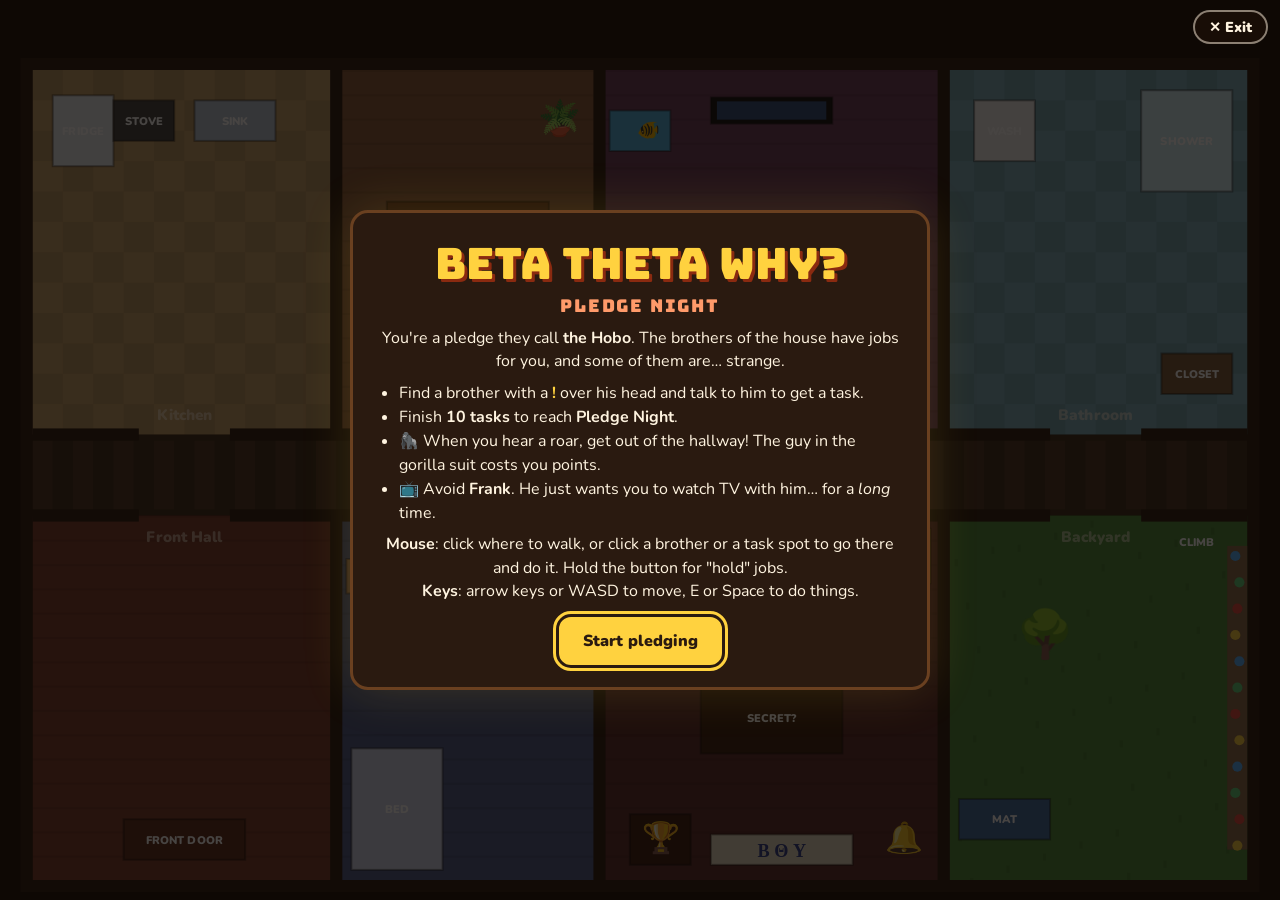
<file: games/beta-theta-why/index.html>
<!DOCTYPE html>
<html lang="en">
<head>
<meta charset="UTF-8">
<meta name="viewport" content="width=device-width, initial-scale=1, viewport-fit=cover">
<title>Beta Theta Why? · fake0hs Arcade</title>
<link rel="preconnect" href="https://fonts.googleapis.com">
<link href="https://fonts.googleapis.com/css2?family=Bungee&family=Nunito:wght@700;900&display=swap" rel="stylesheet">
<!--
  Beta Theta Why? — Pledge Night
  You are a pledge called "the Hobo". Brothers of the house hand out tasks. Finish 10 to reach
  Pledge Night. Watch out for the guy in the gorilla suit charging down the hallway, and for
  Frank, who really wants you to watch TV with him.
  Controls: arrow keys / WASD to move, E or Space to do things. Touch buttons on phones and tablets.
-->
<style>
  :root { color-scheme: dark; --ink: #fff4e0; --gold: #ffd23f; --red: #e8473f; --panel: #2a1a10; --blue: #4fb0ff; }
  * { box-sizing: border-box; }
  html, body { margin: 0; height: 100%; overflow: hidden; background: #1a0f08; color: var(--ink); font-family: Nunito, system-ui, sans-serif; }
  canvas#game { position: fixed; inset: 0; width: 100%; height: 100%; display: block; touch-action: none; }
  .exit-btn {
    position: fixed; top: calc(10px + env(safe-area-inset-top, 0px)); right: 12px; z-index: 30;
    font: 900 0.9rem Nunito, sans-serif; color: var(--ink); text-decoration: none;
    background: rgba(26, 15, 8, 0.85); border: 2px solid rgba(255, 244, 224, 0.5); border-radius: 99px; padding: 5px 14px;
  }
  .exit-btn:hover { border-color: #fff; background: #5a1a10; }
  button:focus-visible, .exit-btn:focus-visible, input:focus-visible { outline: 3px solid var(--gold); outline-offset: 3px; }

  #overlay { position: fixed; inset: 0; z-index: 20; display: grid; place-items: center; padding: 18px; background: rgba(10, 6, 3, 0.75); }
  #overlay.hidden { display: none; }
  .card {
    width: min(580px, 100%); max-height: 92vh; overflow: auto; text-align: center;
    background: var(--panel); border: 3px solid #6a4020; border-radius: 18px; padding: 22px 24px;
    box-shadow: 0 0 50px rgba(255, 210, 63, 0.15);
  }
  .card h1 { font-family: Bungee, Impact, sans-serif; font-weight: 400; margin: 0; font-size: clamp(1.8rem, 6vw, 2.7rem); color: var(--gold); text-shadow: 3px 3px 0 #8a2a10; }
  .card h2 { font-family: Bungee, Impact, sans-serif; font-weight: 400; margin: 2px 0 10px; color: #ff9a6a; font-size: 1.1rem; letter-spacing: 0.1em; }
  .card p { margin: 8px 0; line-height: 1.45; }
  .card ul { text-align: left; margin: 8px 0; padding-left: 22px; line-height: 1.5; }
  .row { display: flex; gap: 10px; justify-content: center; flex-wrap: wrap; margin-top: 14px; }
  .card button {
    font: 900 1rem Nunito, sans-serif; cursor: pointer; padding: 11px 22px; border-radius: 12px;
    border: 2px solid var(--gold); background: var(--gold); color: #2a1a10;
  }
  .card button.secondary { background: transparent; color: var(--ink); border-color: #6a4020; }
  .card input {
    font: 800 1.1rem Nunito, sans-serif; width: 100%; padding: 10px 12px; border-radius: 10px;
    border: 2px solid #6a4020; background: #120a05; color: var(--ink); margin-top: 8px;
  }
  .small { font-size: 0.85rem; opacity: 0.75; }
  .card.dark { background: #050505; border-color: #222; box-shadow: none; }
  .card.dark h1 { color: #b0b0b0; text-shadow: none; font-size: 1.6rem; }

  #touch { position: fixed; left: 0; right: 0; bottom: 0; z-index: 10; display: none; justify-content: space-between; align-items: flex-end;
           padding: 10px 14px calc(12px + env(safe-area-inset-bottom, 0px)); pointer-events: none; }
  #touch.on { display: flex; }
  #touch button {
    pointer-events: auto; touch-action: none; user-select: none; -webkit-user-select: none; cursor: pointer;
    font: 900 1.1rem Nunito, sans-serif; color: var(--ink); background: rgba(42, 26, 16, 0.85);
    border: 2px solid #8a5a30; border-radius: 14px; width: 58px; height: 52px;
  }
  #touch button.down, #touch button:active { background: #6a4020; }
  .pad { display: grid; grid-template-columns: repeat(3, 58px); grid-template-rows: repeat(2, 52px); gap: 6px; }
  .pad .up { grid-column: 2; grid-row: 1; } .pad .left { grid-column: 1; grid-row: 2; }
  .pad .down { grid-column: 2; grid-row: 2; } .pad .right { grid-column: 3; grid-row: 2; }
  #touch .act { width: 96px; height: 96px; border-radius: 50%; background: rgba(200, 140, 20, 0.9); border-color: var(--gold); color: #2a1a10; font-size: 1.3rem; }
</style>
</head>
<body>
<canvas id="game"></canvas>
<a class="exit-btn" href="../../index.html" aria-label="Exit to the arcade">✕ Exit</a>

<div id="touch" aria-hidden="true">
  <div class="pad">
    <button class="up" data-k="up">▲</button><button class="left" data-k="left">◀</button>
    <button class="down" data-k="down">▼</button><button class="right" data-k="right">▶</button>
  </div>
  <button class="act" data-k="act">DO IT</button>
</div>

<div id="overlay">
  <div class="card" id="card">
    <h1>Beta Theta Why?</h1>
    <h2>Pledge Night</h2>
    <p>You're a pledge they call <b>the Hobo</b>. The brothers of the house have jobs for you, and some of them are… strange.</p>
    <ul>
      <li>Find a brother with a <b style="color:var(--gold)">!</b> over his head and talk to him to get a task.</li>
      <li>Finish <b>10 tasks</b> to reach <b>Pledge Night</b>.</li>
      <li>🦍 When you hear a roar, get out of the hallway! The guy in the gorilla suit costs you points.</li>
      <li>📺 Avoid <b>Frank</b>. He just wants you to watch TV with him… for a <i>long</i> time.</li>
    </ul>
    <p><b>Mouse</b>: click where to walk, or click a brother or a task spot to go there and do it. Hold the button for "hold" jobs.<br>
       <b>Keys</b>: arrow keys or WASD to move, E or Space to do things.</p>
    <div class="row"><button id="btnStart">Start pledging</button></div>
  </div>
</div>

<script src="../../arcade-progress.js"></script>
<script>
(function () {
"use strict";
const canvas = document.getElementById("game");
const ctx = canvas.getContext("2d");
const overlay = document.getElementById("overlay");
const card = document.getElementById("card");
const touchEl = document.getElementById("touch");
const reduceMotion = window.matchMedia("(prefers-reduced-motion: reduce)").matches;
const isTouch = window.matchMedia("(pointer: coarse)").matches;

let W = 0, H = 0, DPR = 1;
function resize() {
  DPR = Math.min(window.devicePixelRatio || 1, 2);
  W = window.innerWidth; H = window.innerHeight;
  canvas.width = W * DPR; canvas.height = H * DPR;
  ctx.setTransform(DPR, 0, 0, DPR, 0, 0);
}
window.addEventListener("resize", resize);
resize();

// =====================================================================
// AUDIO
// =====================================================================
let actx = null, noiseBuf = null;
function audio() {
  if (!actx) {
    try { actx = new (window.AudioContext || window.webkitAudioContext)(); } catch (e) { return null; }
    noiseBuf = actx.createBuffer(1, actx.sampleRate * 2, actx.sampleRate);
    const d = noiseBuf.getChannelData(0); for (let i = 0; i < d.length; i++) d[i] = Math.random() * 2 - 1;
  }
  if (actx.state === "suspended") actx.resume();
  return actx;
}
function tone(f, dur, type, vol, delay, slide) {
  const a = audio(); if (!a) return;
  const o = a.createOscillator(), g = a.createGain(), t0 = a.currentTime + (delay || 0);
  o.type = type || "square"; o.frequency.setValueAtTime(f, t0);
  if (slide) o.frequency.exponentialRampToValueAtTime(slide, t0 + dur);
  g.gain.setValueAtTime(vol || 0.06, t0); g.gain.exponentialRampToValueAtTime(0.0001, t0 + dur);
  o.connect(g).connect(a.destination); o.start(t0); o.stop(t0 + dur + 0.05);
}
function noise(dur, vol, freq, q) {
  const a = audio(); if (!a) return;
  const s = a.createBufferSource(), f = a.createBiquadFilter(), g = a.createGain(), t0 = a.currentTime;
  s.buffer = noiseBuf; f.type = "bandpass"; f.frequency.value = freq; f.Q.value = q || 1;
  g.gain.setValueAtTime(vol, t0); g.gain.exponentialRampToValueAtTime(0.0001, t0 + dur);
  s.connect(f).connect(g).connect(a.destination); s.start(t0); s.stop(t0 + dur + 0.05);
}
const sfx = {
  talk() { tone(520 + Math.random() * 200, 0.06, "square", 0.04); tone(420, 0.06, "square", 0.03, 0.07); },
  pick() { tone(660, 0.08, "triangle", 0.08); tone(990, 0.1, "triangle", 0.07, 0.06); },
  done() { [523, 659, 784, 1047].forEach((f, i) => tone(f, 0.16, "square", 0.06, i * 0.08)); },
  roar() { tone(110, 0.9, "sawtooth", 0.12, 0, 60); noise(0.9, 0.25, 300, 0.6); },
  thud() { tone(90, 0.3, "sine", 0.3, 0, 40); noise(0.2, 0.4, 600); },
  tick() { tone(880, 0.04, "square", 0.04); },
  wrong() { tone(200, 0.3, "square", 0.06, 0, 120); },
  tv() { [392, 523, 659, 523].forEach((f, i) => tone(f, 0.18, "triangle", 0.05, i * 0.2)); },
  water() { noise(0.6, 0.12, 2500, 0.5); },
  splat() { noise(0.15, 0.3, 800, 1); tone(300, 0.1, "sine", 0.1, 0, 120); },
  siren() {
    const a = audio(); if (!a) return;
    const o = a.createOscillator(), g = a.createGain(), t0 = a.currentTime;
    o.type = "sawtooth";
    for (let i = 0; i < 6; i++) { o.frequency.setValueAtTime(600, t0 + i * 0.6); o.frequency.linearRampToValueAtTime(1100, t0 + i * 0.6 + 0.3); o.frequency.linearRampToValueAtTime(600, t0 + i * 0.6 + 0.6); }
    g.gain.setValueAtTime(0.05, t0); g.gain.setValueAtTime(0.05, t0 + 3.5); g.gain.exponentialRampToValueAtTime(0.0001, t0 + 3.7);
    o.connect(g).connect(a.destination); o.start(t0); o.stop(t0 + 3.8);
  },
  rumble() { tone(55, 2.2, "sawtooth", 0.08, 0, 40); noise(2, 0.15, 120, 0.5); },
  fanfare() { [392, 523, 659, 784, 659, 784, 1047].forEach((f, i) => tone(f, 0.25, "square", 0.06, i * 0.14)); }
};
function say(text, deep) {
  try {
    if (!("speechSynthesis" in window)) return;
    speechSynthesis.cancel();
    const u = new SpeechSynthesisUtterance(text);
    u.pitch = deep ? 0.1 : 1; u.rate = deep ? 0.75 : 1; u.volume = 1;
    speechSynthesis.speak(u);
  } catch (e) {}
}

// =====================================================================
// THE HOUSE (world is 1200 x 800; a hallway runs across the middle)
// =====================================================================
const WW = 1200, WH = 800, HALL_Y1 = 360, HALL_Y2 = 440, HALL_MID = 400, WT = 12;
const ROOMS = [
  { id: "kitchen",  name: "Kitchen",       x: 0,   y: 0,   w: 300, h: 360, floor: "#c9a36a", door: 150 },
  { id: "dining",   name: "Dining Room",   x: 300, y: 0,   w: 260, h: 360, floor: "#8a5a3a", door: 430 },
  { id: "living",   name: "Living Room",   x: 560, y: 0,   w: 340, h: 360, floor: "#6a3a5a", door: 730 },
  { id: "bath",     name: "Bathroom",      x: 900, y: 0,   w: 300, h: 360, floor: "#7ab0c0", door: 1050 },
  { id: "front",    name: "Front Hall",    x: 0,   y: 440, w: 300, h: 360, floor: "#7a3a2a", door: 150 },
  { id: "bedroom",  name: "Brad's Room",   x: 300, y: 440, w: 260, h: 360, floor: "#4a5a8a", door: 430 },
  { id: "chapter",  name: "Chapter Room",  x: 560, y: 440, w: 340, h: 360, floor: "#5a2a2a", door: 730 },
  { id: "yard",     name: "Backyard",      x: 900, y: 440, w: 300, h: 360, floor: "#4a8a3a", door: 1050 }
];
const DOOR_W = 90;
// walls: outer box, the two hallway walls (with door gaps), and walls between rooms
const WALLS = [];
(function buildWalls() {
  WALLS.push({ x: -WT, y: -WT, w: WW + 2 * WT, h: WT }, { x: -WT, y: WH, w: WW + 2 * WT, h: WT },
             { x: -WT, y: 0, w: WT, h: WH }, { x: WW, y: 0, w: WT, h: WH });
  [[HALL_Y1 - WT / 2, ROOMS.slice(0, 4)], [HALL_Y2 - WT / 2, ROOMS.slice(4)]].forEach(([y, rooms]) => {
    let x = 0;
    rooms.forEach(r => { const g1 = r.door - DOOR_W / 2; WALLS.push({ x, y, w: g1 - x, h: WT }); x = r.door + DOOR_W / 2; });
    WALLS.push({ x, y, w: WW - x, h: WT });
  });
  [300, 560, 900].forEach(x => { WALLS.push({ x: x - WT / 2, y: 0, w: WT, h: HALL_Y1 }); WALLS.push({ x: x - WT / 2, y: HALL_Y2, w: WT, h: WH - HALL_Y2 }); });
})();
function roomAt(x, y) {
  if (y > HALL_Y1 && y < HALL_Y2) return "hall";
  const r = ROOMS.find(r => x >= r.x && x < r.x + r.w && y >= r.y && y < r.y + r.h);
  return r ? r.id : "hall";
}
function roomById(id) { return ROOMS.find(r => r.id === id); }

// places you can do things
const SPOTS = {
  fridge:   { x: 50,   y: 60,  label: "Fridge" },
  sink:     { x: 200,  y: 50,  label: "Sink" },
  plate:    { x: 430,  y: 175, label: "Vlad's plate" },
  plant:    { x: 520,  y: 50,  label: "Gerald the plant" },
  tv:       { x: 730,  y: 40,  label: "TV" },
  couch:    { x: 730,  y: 260, label: "Couch" },
  tank:     { x: 600,  y: 60,  label: "Sir Bubbles" },
  shower:   { x: 1140, y: 70,  label: "Shower" },
  washer:   { x: 960,  y: 60,  label: "Washer" },
  closet:   { x: 1150, y: 300, label: "Closet" },
  line:     { x: 245,  y: 640, label: "Pledge line" },
  bed:      { x: 360,  y: 730, label: "Brad's bed" },
  couch2:   { x: 500,  y: 520, label: "Brad's couch" },
  basket:   { x: 330,  y: 500, label: "Laundry" },
  trophy:   { x: 620,  y: 760, label: "Trophy" },
  portrait: { x: 860,  y: 480, label: "Founder's portrait" },
  banner:   { x: 740,  y: 770, label: "Banner" },
  bell:     { x: 860,  y: 760, label: "Chapter bell" },
  wall:     { x: 1170, y: 600, label: "Climbing wall" },
  mat:      { x: 960,  y: 740, label: "Push-up mat" },
  hallEnd:  { x: 30,   y: 400, label: "End of the hall" }
};

// the brothers
const BROTHERS = [
  { name: "Chad", x: 210, y: 250, shirt: "#2a6ad0" },
  { name: "Vlad", x: 360, y: 290, shirt: "#d04a2a" },
  { name: "Tad",  x: 650, y: 560, shirt: "#2a9a5a" },
  { name: "Thad", x: 1060, y: 520, shirt: "#9a2ad0" },
  { name: "Brad", x: 480, y: 690, shirt: "#d09a2a" }
];
// other pledges standing in line in the Front Hall (there's a gap for you)
const PLEDGES = [{ x: 45, y: 640 }, { x: 95, y: 640 }, { x: 145, y: 640 }, { x: 195, y: 640 }];

// =====================================================================
// TASKS (no grown-up stuff: this is a kids' game)
// =====================================================================
// step kinds: press (tap once), hold (hold the button), mash (tap N times),
// stand (stand still), arrows (press the arrows shown), climb (climb up and dance on the roof)
const MUST = [
  { text: "Climb the walls and dance on the roof", steps: [{ at: "wall", kind: "climb", msg: "What a roof dance! The whole street saw it." }] },
  { text: "Hide a fish behind Brad's couch", steps: [
      { at: "fridge", kind: "press", carry: "🐟", msg: "You grab a slippery fish. Ew!" },
      { at: "couch2", kind: "press", msg: "Fish hidden. Brad will smell it in about a week." }] },
  { text: "Take a shower fully clothed", steps: [{ at: "shower", kind: "hold", dur: 3, msg: "Squeaky clean… and totally soaked." }] },
  { text: "Stand in line with all the other pledges", steps: [{ at: "line", kind: "stand", dur: 4, msg: "Perfectly straight line. Nobody moved!" }] },
  { text: "Eat a single fry off Vlad's plate", steps: [{ at: "plate", kind: "press", msg: "One fry. Just one. Vlad didn't even notice." }] },
  { text: "Get a soda for {giver}", steps: [
      { at: "fridge", kind: "press", carry: "🥤", msg: "Got an ice-cold soda!" },
      { at: "giver", kind: "press", msg: "\"Ahhh. Good work, Hobo.\"" }] }
];
const EXTRA = [
  { text: "Polish the house trophy until it shines", steps: [{ at: "trophy", kind: "hold", dur: 2.5, msg: "So shiny you can see your face in it." }] },
  { text: "Sing the house song to the founder's portrait", steps: [{ at: "portrait", kind: "arrows", n: 5, msg: "Beautiful singing! The portrait almost smiled." }] },
  { text: "Make Brad's bed", steps: [{ at: "bed", kind: "hold", dur: 2.5, msg: "Hospital corners and everything." }] },
  { text: "Feed Sir Bubbles the goldfish", steps: [{ at: "tank", kind: "press", msg: "Sir Bubbles says blub." }] },
  { text: "Carry Brad's laundry to the washer", steps: [
      { at: "basket", kind: "press", carry: "🧺", msg: "Phew, that's a lot of socks." },
      { at: "washer", kind: "press", msg: "Laundry's in. Spin cycle go!" }] },
  { text: "Ring the chapter bell 3 times", steps: [{ at: "bell", kind: "mash", n: 3, msg: "DONG! DONG! DONG!" }] },
  { text: "Do 10 push-ups in the backyard", steps: [{ at: "mat", kind: "mash", n: 10, msg: "Ten push-ups. Your arms are noodles." }] },
  { text: "Water Gerald the house plant", steps: [
      { at: "sink", kind: "press", carry: "💧", msg: "Watering can, filled." },
      { at: "plant", kind: "press", msg: "Gerald looks happier already." }] },
  { text: "Paint the Greek letters on the banner", steps: [{ at: "banner", kind: "hold", dur: 3, msg: "ΒΘΥ in big bold letters. Art!" }] },
  { text: "Mop the whole hallway", steps: [
      { at: "closet", kind: "press", carry: "🧹", msg: "Got the mop. Now mop all the way down the hall!" },
      { at: "hallEnd", kind: "press", msg: "Sparkling floors. Watch out, it's slippery!" }] }
];
const GOAL = 10;

// =====================================================================
// GAME STATE
// =====================================================================
let mode = "menu";        // menu, play, tv, roof, arrows, sirens, dark, wrong, reveal, done
let T = 0, playT = 0, score = 0, doneCount = 0;
let tasks = [], task = null, stepI = 0, giverIdx = -1, waitingIdx = -1;
let carrying = null, progress = 0, mashN = 0, standT = 0, msg = null;
let arrowsSeq = [], arrowsI = 0, arrowsOk = 0;
let roofT = 0, climbT = 0;
let tvT = 0, frankCool = 0, gorillaT = 14, gorilla = null, warnT = 0;
let stunT = 0, shake = 0, endT = 0, answer = "";
let floats = [], confetti = [];
const P = { x: 150, y: 400, dir: 1, walk: 0 };
let clickGoal = null, clickAct = false, clickStand = false, stuckT = 0, clickMark = null, mouseHeld = false;
function clickActPt() {
  const st = curStep();
  if (st) return stepTarget(st);
  return waitingIdx >= 0 ? BROTHERS[waitingIdx] : null;
}
const frank = { x: 700, y: 300, path: [], wander: 0, chase: false, line: 0, goal: null, tour: null, pause: 0 };

function shuffle(a) { for (let i = a.length - 1; i > 0; i--) { const j = Math.floor(Math.random() * (i + 1)); [a[i], a[j]] = [a[j], a[i]]; } return a; }
function newGame() {
  tasks = shuffle(MUST.concat(shuffle(EXTRA.slice()).slice(0, GOAL - MUST.length)).map(t => JSON.parse(JSON.stringify(t))));
  task = null; stepI = 0; doneCount = 0; score = 0; playT = 0; carrying = null; giverIdx = -1;
  P.x = 150; P.y = 400; frank.x = 700; frank.y = 300; frank.path = []; frank.chase = false; frankCool = 0; frank.goal = null; frank.tour = null;
  gorillaT = 12 + Math.random() * 6; gorilla = null; warnT = 0; stunT = 0;
  floats = []; confetti = []; msg = null; clickGoal = null; clickAct = false;
  nextGiver();
  mode = "play";
}
function nextGiver() {
  let i; do { i = Math.floor(Math.random() * BROTHERS.length); } while (i === giverIdx && BROTHERS.length > 1);
  waitingIdx = i;
}
function say2(text, who, t) { msg = { text, who, t: t || 3.2 }; }
function addFloat(x, y, txt, color) { floats.push({ x, y, txt, color: color || "#ffd23f", life: 1.4 }); }

function curStep() { return task ? task.steps[stepI] : null; }
function stepTarget(st) {
  if (!st) return null;
  if (st.at === "giver") { const b = BROTHERS[giverIdx]; return { x: b.x, y: b.y, label: b.name }; }
  return SPOTS[st.at];
}
function nearPt(pt, r) { return pt && Math.hypot(P.x - pt.x, P.y - pt.y) < (r || 56); }

function finishStep() {
  const st = curStep();
  sfx.pick();
  if (st.carry) carrying = st.carry; else if (stepI === task.steps.length - 1) carrying = null;
  if (st.msg) say2(st.msg, "", 3);
  progress = 0; mashN = 0; standT = 0;
  stepI++;
  if (stepI >= task.steps.length) {
    doneCount++; score += 100; carrying = null; sfx.done();
    addFloat(P.x, P.y - 40, "+100  Task " + doneCount + "/" + GOAL + " done!");
    burst(P.x, P.y - 20);
    task = null; stepI = 0;
    if (doneCount >= GOAL) { setTimeout(startPledgeNight, 1600); mode = "waitEnd"; }
    else setTimeout(nextGiver, 900);
  }
}

// =====================================================================
// MOVEMENT AND COLLISIONS
// =====================================================================
const keys = {};
function moveCircle(o, dx, dy, r) {
  o.x += dx; WALLS.forEach(w => collide(o, w, r));
  o.y += dy; WALLS.forEach(w => collide(o, w, r));
}
function collide(o, w, r) {
  const cx = Math.max(w.x, Math.min(o.x, w.x + w.w)), cy = Math.max(w.y, Math.min(o.y, w.y + w.h));
  const dx = o.x - cx, dy = o.y - cy, d = Math.hypot(dx, dy);
  if (d < r) {
    if (d === 0) {   // centre is inside the wall: push out the shortest way
      const l = o.x - w.x, rr = w.x + w.w - o.x, t = o.y - w.y, b = w.y + w.h - o.y, m = Math.min(l, rr, t, b);
      if (m === l) o.x = w.x - r; else if (m === rr) o.x = w.x + w.w + r; else if (m === t) o.y = w.y - r; else o.y = w.y + w.h + r;
      return;
    }
    o.x += dx / d * (r - d); o.y += dy / d * (r - d);
  }
}
// route through doors: room -> its door -> hallway -> the other door -> room
function route(from, to) {
  const a = roomAt(from.x, from.y), b = roomAt(to.x, to.y), pts = [];
  if (a === b) return [to];
  // someone already lined up in a doorway skips the waypoint they're standing on,
  // otherwise they'd step back and forth between two points forever
  const inDoorColumn = r => Math.abs(from.x - r.door) < DOOR_W / 2 - 18;
  if (a !== "hall") {
    const r = roomById(a), top = r.y < HALL_Y1, inside = { x: r.door, y: top ? HALL_Y1 - 30 : HALL_Y2 + 30 };
    const pastInside = top ? from.y > inside.y - 4 : from.y < inside.y + 4;
    if (!(inDoorColumn(r) && pastInside)) pts.push(inside);
    pts.push({ x: r.door, y: HALL_MID });
  }
  if (b !== "hall") {
    const r = roomById(b), top = r.y < HALL_Y1;
    if (!(a === "hall" && inDoorColumn(r))) pts.push({ x: r.door, y: HALL_MID });
    pts.push({ x: r.door, y: top ? HALL_Y1 - 30 : HALL_Y2 + 30 });
  }
  pts.push(to);
  return pts;
}
function inputDir() {
  let dx = 0, dy = 0;
  if (keys.arrowleft || keys.a || keys.tleft) dx -= 1;
  if (keys.arrowright || keys.d || keys.tright) dx += 1;
  if (keys.arrowup || keys.w || keys.tup) dy -= 1;
  if (keys.arrowdown || keys.s || keys.tdown) dy += 1;
  const l = Math.hypot(dx, dy) || 1;
  return [dx / l, dy / l, dx !== 0 || dy !== 0];
}

// =====================================================================
// UPDATE
// =====================================================================
let actHeld = false, actPressed = false;
function update(dt) {
  T += dt;
  if (msg) { msg.t -= dt; if (msg.t <= 0) msg = null; }
  floats.forEach(f => { f.life -= dt; f.y -= 30 * dt; }); floats = floats.filter(f => f.life > 0);
  confetti.forEach(c => { c.x += c.vx * dt; c.y += c.vy * dt; c.vy += 300 * dt; c.r += c.vr * dt; c.life -= dt; });
  confetti = confetti.filter(c => c.life > 0);
  shake = Math.max(0, shake - dt * 30);
  if (padFlash) padFlash.t -= dt;

  if (mode === "play" || mode === "waitEnd") playUpdate(dt);
  else if (mode === "tv") tvUpdate(dt);
  else if (mode === "roof") roofUpdate(dt);
  else if (mode === "arrows") { playT += dt; }
  else if (mode === "sirens" || mode === "wrong" || mode === "reveal") endT += dt;
  actPressed = false;
}

function playUpdate(dt) {
  playT += dt;
  stunT = Math.max(0, stunT - dt);
  const [dx, dy, moving] = inputDir();
  const st = curStep();
  const busy = stunT > 0 || mode === "waitEnd";
  if (!busy) {
    const sp = 230;
    if (moving) { clickGoal = null; clickAct = false; }        // keys take over from the mouse
    if (moving) {
      moveCircle(P, dx * sp * dt, dy * sp * dt, 15);
      if (dx) P.dir = Math.sign(dx);
      P.walk += dt * 10;
    } else if (clickGoal) {
      // follow the clicked spot, going through doorways
      const path = route(P, clickGoal);
      while (path.length > 1 && Math.hypot(path[0].x - P.x, path[0].y - P.y) < 12) path.shift();
      const nx = path[0].x - P.x, ny = path[0].y - P.y, l = Math.hypot(nx, ny);
      const arrived = clickAct ? nearPt(clickActPt(), 50) : (clickStand ? Math.hypot(clickGoal.x - P.x, clickGoal.y - P.y) < 6 : l < 6);
      if (arrived) {
        clickGoal = null; P.walk = 0;
        if (clickAct) { clickAct = false; actPressed = true; }   // got there: do the thing
      } else {
        const bx = P.x, by = P.y;
        moveCircle(P, nx / l * sp * dt, ny / l * sp * dt, 15);
        if (Math.abs(nx) > 2) P.dir = Math.sign(nx);
        P.walk += dt * 10;
        if (Math.hypot(P.x - bx, P.y - by) < sp * dt * 0.1) { stuckT += dt; if (stuckT > 0.6) { clickGoal = null; stuckT = 0; } } else stuckT = 0;
      }
    } else P.walk = 0;
  }
  const mouseMoving = !!clickGoal;

  // talking to the brother with the "!"
  if (!task && waitingIdx >= 0 && actPressed && nearPt(BROTHERS[waitingIdx], 60)) {
    giverIdx = waitingIdx; waitingIdx = -1;
    task = tasks[doneCount]; stepI = 0;
    task.shown = task.text.replace("{giver}", BROTHERS[giverIdx].name);
    sfx.talk(); say2("\"Hey Hobo! " + task.shown + ".\"", BROTHERS[giverIdx].name, 4);
    actPressed = false;
  }

  // doing the current step
  if (st && !busy) {
    const tgt = stepTarget(st), near = nearPt(tgt, st.kind === "stand" ? 28 : 58);
    if (near) {
      if (st.kind === "press" && actPressed) finishStep();
      else if (st.kind === "hold") {
        if (actHeld) { progress += dt / st.dur; if (st.at === "shower" && Math.random() < dt * 3) sfx.water(); if (progress >= 1) finishStep(); }
        else progress = Math.max(0, progress - dt * 0.5);
      } else if (st.kind === "mash" && actPressed) {
        mashN++; sfx.tick(); addFloat(P.x, P.y - 30, mashN + "!", "#fff");
        if (st.at === "bell") tone(392, 0.8, "triangle", 0.12);
        if (mashN >= st.n) finishStep();
      } else if (st.kind === "stand") {
        if (moving || mouseMoving) { if (standT > 0.3) say2("\"DON'T MOVE, PLEDGE!\"", "Tad", 1.5); standT = 0; }
        else { standT += dt; if (standT >= st.dur) finishStep(); }
      } else if (st.kind === "arrows" && actPressed) startArrows(st.n);
      else if (st.kind === "climb" && actHeld) { climbT += dt; if (climbT > 1.6) { climbT = 0; startRoof(); } }
      else if (st.kind === "climb" && !actHeld) climbT = Math.max(0, climbT - dt);
    } else if (st.kind !== "stand") { if (st.kind !== "hold") progress = 0; }
    if (!near && st.kind === "stand") standT = 0;
  }

  updateFrank(dt);
  updateGorilla(dt);
}

// ---------- Frank ----------
const FRANK_LINES = ["Hey buddy! Wanna watch TV?", "Just one episode!", "C'mon, it's a good one!", "The couch is SO comfy…", "Frank's Couch Club! Join now!"];
function updateFrank(dt) {
  frankCool = Math.max(0, frankCool - dt);
  const d = Math.hypot(P.x - frank.x, P.y - frank.y);
  frank.chase = frankCool <= 0 && d < 300 && mode === "play";
  let target;
  if (frank.chase) {
    target = { x: P.x, y: P.y };
    frank.line -= dt;
    if (frank.line <= 0) { frank.line = 3; say2("\"" + FRANK_LINES[Math.floor(Math.random() * FRANK_LINES.length)] + "\"", "Frank", 2.2); }
  } else {
    // Frank tours every room in the house (and the hallway), one after another, in a random order
    if (!frank.goal) {
      if (!frank.tour || !frank.tour.length) frank.tour = shuffle(ROOMS.map(r => r.id).concat(["hall", "hall"]));
      const id = frank.tour.shift();
      frank.goal = id === "hall"
        ? { x: 60 + Math.random() * (WW - 120), y: HALL_MID + (Math.random() - 0.5) * 30 }
        : (r => ({ x: r.x + 50 + Math.random() * (r.w - 100), y: r.y + 70 + Math.random() * (r.h - 140) }))(roomById(id));
      frank.wander = 16;                               // give up on a spot if it takes too long
    }
    frank.wander -= dt;
    if (Math.hypot(frank.goal.x - frank.x, frank.goal.y - frank.y) < 10) {
      frank.pause = (frank.pause || 0) + dt;           // hang out for a moment, then move on
      if (frank.pause > 2) { frank.goal = null; frank.pause = 0; }
    } else if (frank.wander <= 0) frank.goal = null;
    target = frank.goal || { x: frank.x, y: frank.y };
  }
  const path = route(frank, target);
  while (path.length > 1 && Math.hypot(path[0].x - frank.x, path[0].y - frank.y) < 12) path.shift();
  const next = path[0];
  const dx = next.x - frank.x, dy = next.y - frank.y, l = Math.hypot(dx, dy);
  const sp = frank.chase ? 150 : 80;
  if (l > 4) moveCircle(frank, dx / l * sp * dt, dy / l * sp * dt, 15);
  frank.walk = l > 4 ? (frank.walk || 0) + dt * 8 : 0;
  if (dx) frank.dir = Math.sign(dx);
  if (frank.chase && d < 30 && stunT <= 0 && mode === "play") startTV();
}
function startTV() {
  mode = "tv"; tvT = 9; mashN = 0; sfx.tv();
  say2("\"Yesss! Couch time, buddy!\"", "Frank", 2.5);
  P.x = SPOTS.couch.x - 26; P.y = SPOTS.couch.y; frank.x = SPOTS.couch.x + 26; frank.y = SPOTS.couch.y;
}
function tvUpdate(dt) {
  playT += dt;               // the clock keeps ticking while you watch TV!
  tvT -= dt;
  if (actPressed) { tvT -= 0.5; sfx.tick(); }
  if (tvT <= 0) {
    mode = "play"; frankCool = 3; frank.goal = null;   // 3-second head start to get away
    P.y = SPOTS.couch.y + 60;
    say2("\"Aww, but it was just getting good…\"", "Frank", 2.5);
  }
  updateGorilla(dt);
}

// ---------- the gorilla ----------
function updateGorilla(dt) {
  if (gorilla) {
    gorilla.x += gorilla.vx * dt; gorilla.step += dt * 14;
    if (mode === "play" && stunT <= 0 && Math.abs(P.y - HALL_MID) < 45 && Math.abs(P.x - gorilla.x) < 36 && roomAt(P.x, P.y) === "hall") {
      score = Math.max(0, score - 50); stunT = 1.4; shake = reduceMotion ? 0 : 12; sfx.thud();
      addFloat(P.x, P.y - 40, "-50  BONK!", "#ff6a5a");
      P.y += P.y < HALL_MID ? -30 : 30;
      moveCircle(P, 0, 0, 15);
    }
    if (gorilla.x < -80 || gorilla.x > WW + 80) { gorilla = null; gorillaT = 12 + Math.random() * 12; }
  } else if (mode === "play" || mode === "tv") {
    gorillaT -= dt;
    if (gorillaT <= 0 && !warnT) { warnT = 1.6; sfx.roar(); say2("ROOOAR! Gorilla in the hallway!", "🦍", 2); }
    if (warnT) {
      warnT -= dt;
      if (warnT <= 0) {
        warnT = 0;
        const fromLeft = Math.random() < 0.5;
        gorilla = { x: fromLeft ? -60 : WW + 60, vx: fromLeft ? 560 : -560, step: 0 };
      }
    }
  }
}

// ---------- arrow mini-games (singing, roof dance) ----------
const ARROWS = ["up", "down", "left", "right"], ARROW_CH = { up: "▲", down: "▼", left: "◀", right: "▶" };
let arrowsFor = "song";
function startArrows(n, kind) {
  arrowsSeq = []; for (let i = 0; i < n; i++) arrowsSeq.push(ARROWS[Math.floor(Math.random() * 4)]);
  arrowsI = 0; arrowsFor = kind || "song"; mode = kind === "dance" ? "roof" : "arrows";
}
function arrowInput(dir) {
  if (arrowsI >= arrowsSeq.length) return;
  if (dir === arrowsSeq[arrowsI]) {
    arrowsI++;
    tone(arrowsFor === "dance" ? 330 + arrowsI * 60 : 392 + arrowsI * 50, 0.18, "triangle", 0.08);
    if (arrowsI >= arrowsSeq.length) {
      setTimeout(() => {
        if (arrowsFor === "dance") { mode = "play"; P.x = SPOTS.wall.x - 40; P.y = SPOTS.wall.y; }
        else mode = "play";
        finishStep();
      }, 600);
    }
  } else { sfx.wrong(); shake = reduceMotion ? 0 : 5; }
}
function startRoof() { roofT = 0; sfx.done(); startArrows(6, "dance"); }
function roofUpdate(dt) { roofT += dt; playT += dt; }

// =====================================================================
// PLEDGE NIGHT (the ending)
// =====================================================================
function startPledgeNight() {
  mode = "sirens"; endT = 0; sfx.siren();
  say2("", "", 0);
  setTimeout(() => {
    mode = "dark"; endT = 0; sfx.rumble();
    setTimeout(askQuestion, 1800);
  }, 4000);
}
function askQuestion() {
  say("What… is the Greek alphabet?", true);
  overlay.classList.remove("hidden");
  card.className = "card dark";
  card.innerHTML = `
    <h1>A deep voice in the dark says…</h1>
    <p style="font-size:1.35rem; color:#ddd"><b>"WHAT… IS THE GREEK ALPHABET?"</b></p>
    <input id="ans" type="text" autocomplete="off" placeholder="Type your answer…" aria-label="Your answer">
    <div class="row"><button id="ansGo">Answer</button></div>`;
  const inp = document.getElementById("ans");
  inp.focus();
  const go = () => { answer = inp.value.trim(); overlay.classList.add("hidden"); card.className = "card"; wrongAnswer(); };
  document.getElementById("ansGo").onclick = go;
  inp.addEventListener("keydown", e => { e.stopPropagation(); if (e.key === "Enter") go(); });
}
function wrongAnswer() {
  mode = "wrong"; endT = 0; sfx.wrong();
  say("Wrong. It's Beta Theta Pi.", true);
  setTimeout(() => {
    mode = "reveal"; endT = 0; sfx.fanfare();
    say("Welcome to the fraternity, Hobo!", false);
    for (let i = 0; i < 160; i++) confettiPiece();
    if (window.ArcadeProgress) ArcadeProgress.complete();
    setTimeout(showEndCard, 5200);
  }, 3600);
}
function showEndCard() {
  const mins = Math.floor(playT / 60), secs = Math.floor(playT % 60);
  const bonus = Math.max(0, Math.round(600 - playT));
  overlay.classList.remove("hidden");
  card.className = "card";
  card.innerHTML = `
    <h1>Welcome, Brother Hobo!</h1>
    <h2>Beta Theta Pi… er, Why?</h2>
    <p>You finished all ${GOAL} tasks and made it through Pledge Night.</p>
    <p>Tasks: <b>${score}</b> points &nbsp;·&nbsp; Speed bonus: <b>${bonus}</b><br>Time: <b>${mins}:${String(secs).padStart(2, "0")}</b></p>
    <p style="font-size:1.4rem"><b style="color:var(--gold)">Final score: ${score + bonus}</b></p>
    ${answer ? `<p class="small">Your answer was "${escapeHtml(answer)}". The dragon says it was a good try.</p>` : ""}
    <div class="row"><button id="again">Pledge again</button></div>`;
  document.getElementById("again").onclick = () => { overlay.classList.add("hidden"); newGame(); };
  document.getElementById("again").focus();
  mode = "done";
}
function escapeHtml(s) { return s.replace(/[&<>"']/g, c => ({ "&": "&amp;", "<": "&lt;", ">": "&gt;", '"': "&quot;", "'": "&#39;" }[c])); }

function burst(x, y) { for (let i = 0; i < 20; i++) confettiPieceAt(x, y); }
function confettiPieceAt(x, y) {
  const a = Math.random() * Math.PI * 2, v = 80 + Math.random() * 200;
  confetti.push({ x, y, vx: Math.cos(a) * v, vy: Math.sin(a) * v - 150, r: 0, vr: (Math.random() - 0.5) * 10, life: 1.4, c: ["#ffd23f", "#4fb0ff", "#e8473f", "#5ad17a", "#ff8fb8"][i3()], world: true });
}
let ci = 0; function i3() { return (ci++) % 5; }
function confettiPiece() {
  confetti.push({ x: Math.random() * W, y: -20 - Math.random() * H * 0.5, vx: (Math.random() - 0.5) * 80, vy: 60 + Math.random() * 120, r: 0, vr: (Math.random() - 0.5) * 10, life: 6, c: ["#ffd23f", "#4fb0ff", "#e8473f", "#5ad17a", "#ff8fb8"][i3()], world: false });
}

// =====================================================================
// DRAWING
// =====================================================================
let view = { s: 1, ox: 0, oy: 0 };
function computeView() {
  const top = 70, bottom = isTouch ? 130 : 20;
  const s = Math.min((W - 20) / WW, (H - top - bottom) / WH);
  view = { s, ox: (W - WW * s) / 2, oy: top + (H - top - bottom - WH * s) / 2 };
}
function drawHouse() {
  // floors
  ctx.fillStyle = "#3a2a1a"; ctx.fillRect(0, HALL_Y1, WW, HALL_Y2 - HALL_Y1);
  ctx.fillStyle = "#4a3422"; for (let x = 0; x < WW; x += 40) ctx.fillRect(x, HALL_Y1 + 6, 20, HALL_Y2 - HALL_Y1 - 12);
  ROOMS.forEach(r => {
    ctx.fillStyle = r.floor; ctx.fillRect(r.x, r.y, r.w, r.h);
    ctx.fillStyle = "rgba(0,0,0,0.08)";
    if (r.id === "yard") { for (let i = 0; i < 60; i++) ctx.fillRect(r.x + (i * 47) % r.w, r.y + (i * 31) % r.h, 3, 7); }
    else if (r.id === "kitchen" || r.id === "bath") { for (let x = r.x; x < r.x + r.w; x += 30) for (let y = r.y; y < r.y + r.h; y += 30) if (((x + y) / 30) % 2 === 0) ctx.fillRect(x, y, 30, 30); }
    else for (let y = r.y; y < r.y + r.h; y += 24) ctx.fillRect(r.x, y, r.w, 2);
    ctx.fillStyle = "rgba(255,244,224,0.55)"; ctx.font = "900 15px Nunito, sans-serif"; ctx.textAlign = "center";
    ctx.fillText(r.name, r.x + r.w / 2, r.y < HALL_Y1 ? r.y + r.h - 14 : r.y + 26);
  });
  ctx.fillStyle = "rgba(255,244,224,0.35)"; ctx.font = "900 13px Nunito, sans-serif";
  ctx.fillText("~ HALLWAY ~", WW / 2, HALL_MID + 5);
  drawFurniture();
  ctx.fillStyle = "#2a1a10";
  WALLS.forEach(w => ctx.fillRect(w.x, w.y, w.w, w.h));
}
function box(x, y, w, h, c, label) {
  ctx.fillStyle = c; ctx.fillRect(x - w / 2, y - h / 2, w, h);
  ctx.strokeStyle = "rgba(0,0,0,0.35)"; ctx.lineWidth = 2; ctx.strokeRect(x - w / 2, y - h / 2, w, h);
  if (label) { ctx.fillStyle = "#fff"; ctx.font = "900 11px Nunito, sans-serif"; ctx.textAlign = "center"; ctx.fillText(label, x, y + 4); }
}
function emoji(ch, x, y, size) { ctx.font = `${size || 26}px sans-serif`; ctx.textAlign = "center"; ctx.textBaseline = "middle"; ctx.fillText(ch, x, y); ctx.textBaseline = "alphabetic"; }
function drawFurniture() {
  const S = SPOTS;
  box(S.fridge.x, S.fridge.y, 60, 70, "#e8eef4", "FRIDGE");
  box(S.sink.x, S.sink.y, 80, 40, "#b8c8d8", "SINK");
  box(110, 50, 60, 40, "#444", "STOVE");
  // dining table with a plate of fries
  box(430, 175, 160, 90, "#6a3a1a"); ctx.fillStyle = "#fff"; ctx.beginPath(); ctx.arc(430, 175, 22, 0, 7); ctx.fill(); emoji("🍟", 430, 175, 22);
  emoji("🪴", S.plant.x, S.plant.y, 34);
  // living room: TV, couch, fish tank
  box(S.tv.x, S.tv.y, 120, 26, "#111");
  ctx.fillStyle = mode === "tv" ? `hsl(${(T * 120) % 360},70%,55%)` : "#2a4a7a"; ctx.fillRect(S.tv.x - 54, S.tv.y - 9, 108, 18);
  box(S.couch.x, S.couch.y, 170, 50, "#8a3a3a", "COUCH");
  box(S.tank.x, S.tank.y, 60, 40, "#4ab0e0"); emoji("🐠", S.tank.x + Math.sin(T * 2) * 12, S.tank.y, 18);
  // bathroom
  box(S.shower.x, S.shower.y, 90, 100, "#d0eef8", "SHOWER");
  box(S.washer.x, S.washer.y, 60, 60, "#f4f4f4", "WASH");
  box(S.closet.x, S.closet.y, 70, 40, "#7a5a3a", "CLOSET");
  // front hall
  box(150, 760, 120, 40, "#5a2a1a", "FRONT DOOR");
  // Brad's room
  box(S.bed.x, S.bed.y, 90, 120, "#d0d8f0", "BED");
  box(S.couch2.x, S.couch2.y, 90, 46, "#6a7a3a", "COUCH");
  box(S.basket.x, S.basket.y, 40, 34, "#c09060"); emoji("🧺", S.basket.x, S.basket.y, 24);
  // chapter room
  box(S.trophy.x, S.trophy.y, 60, 50, "#3a1a10"); emoji("🏆", S.trophy.x, S.trophy.y, 30);
  box(S.portrait.x, S.portrait.y, 54, 54, "#c09030"); emoji("🧔", S.portrait.x, S.portrait.y, 32);
  box(S.banner.x, S.banner.y, 140, 30, "#e8e0c8"); ctx.fillStyle = "#2a3a8a"; ctx.font = "900 18px serif"; ctx.textAlign = "center"; ctx.fillText("Β Θ Υ", S.banner.x, S.banner.y + 7);
  emoji("🔔", S.bell.x, S.bell.y, 30);
  box(730, 640, 140, 70, "#3a2010", "SECRET?");
  // backyard
  ctx.fillStyle = "#8a6a4a"; ctx.fillRect(1180, 470, 20, 300);
  for (let y = 480; y < 770; y += 26) { ctx.fillStyle = ["#e8473f", "#ffd23f", "#4fb0ff", "#5ad17a"][(y / 26 | 0) % 4]; ctx.beginPath(); ctx.arc(1188 + (y % 3) * 2, y, 5, 0, 7); ctx.fill(); }
  ctx.fillStyle = "#fff"; ctx.font = "900 11px Nunito, sans-serif"; ctx.textAlign = "center"; ctx.fillText("CLIMB", 1150, 470);
  box(S.mat.x, S.mat.y, 90, 40, "#3a6aa0", "MAT");
  emoji("🌳", 1000, 560, 46);
}

function person(x, y, opts) {
  const step = opts.walk ? Math.sin(opts.walk) * 4 : 0;
  // shadow
  ctx.fillStyle = "rgba(0,0,0,0.3)"; ctx.beginPath(); ctx.ellipse(x, y + 18, 14, 5, 0, 0, 7); ctx.fill();
  // legs
  ctx.fillStyle = opts.pants || "#2a2a4a";
  ctx.fillRect(x - 8, y + 6, 6, 12 + step); ctx.fillRect(x + 2, y + 6, 6, 12 - step);
  // body
  ctx.fillStyle = opts.shirt; ctx.beginPath(); ctx.roundRect(x - 13, y - 14, 26, 24, 6); ctx.fill();
  if (opts.patch) { ctx.fillStyle = "#c0a060"; ctx.fillRect(x - 9, y - 6, 7, 7); ctx.fillStyle = "#6a8ac0"; ctx.fillRect(x + 3, y + 1, 6, 6); }
  if (opts.text) { ctx.fillStyle = opts.textColor || "#fff"; ctx.font = `900 ${opts.textSize || 8}px Nunito, sans-serif`; ctx.textAlign = "center"; ctx.fillText(opts.text, x, y + 2); }
  // head
  ctx.fillStyle = opts.skin || "#f0c090"; ctx.beginPath(); ctx.arc(x, y - 24, 11, 0, 7); ctx.fill();
  ctx.fillStyle = "#1a1008"; const ed = (opts.dir || 1) * 3;
  ctx.beginPath(); ctx.arc(x - 4 + ed, y - 25, 1.8, 0, 7); ctx.arc(x + 4 + ed, y - 25, 1.8, 0, 7); ctx.fill();
  if (opts.hat) { ctx.fillStyle = opts.hat; ctx.beginPath(); ctx.arc(x, y - 28, 11, Math.PI, 0); ctx.fill(); ctx.fillRect(x - 12, y - 29, 24, 4); }
  else if (opts.hair) { ctx.fillStyle = opts.hair; ctx.beginPath(); ctx.arc(x, y - 27, 11, Math.PI * 1.05, Math.PI * 1.95); ctx.fill(); }
}
function drawHobo() {
  const wet = curStep() && curStep().at === "shower" && progress > 0;
  // bindle on a stick
  ctx.strokeStyle = "#7a4a20"; ctx.lineWidth = 3; ctx.beginPath(); ctx.moveTo(P.x - 10 * P.dir, P.y - 4); ctx.lineTo(P.x - 24 * P.dir, P.y - 36); ctx.stroke();
  ctx.fillStyle = "#d04a3a"; ctx.beginPath(); ctx.arc(P.x - 26 * P.dir, P.y - 40, 8, 0, 7); ctx.fill();
  ctx.fillStyle = "#fff"; ctx.beginPath(); ctx.arc(P.x - 28 * P.dir, P.y - 42, 1.5, 0, 7); ctx.arc(P.x - 23 * P.dir, P.y - 38, 1.5, 0, 7); ctx.fill();
  person(P.x, P.y, { shirt: "#8a6a3a", pants: "#4a4a5a", hat: "#3a5a3a", patch: true, dir: P.dir, walk: P.walk, skin: "#e8b080" });
  if (stunT > 0) { ctx.fillStyle = "#ffd23f"; ctx.font = "14px sans-serif"; for (let i = 0; i < 3; i++) { const a = T * 6 + i * 2.1; ctx.fillText("★", P.x + Math.cos(a) * 14, P.y - 42 + Math.sin(a) * 4); } }
  if (wet) { ctx.fillStyle = "rgba(120,200,255,0.8)"; for (let i = 0; i < 8; i++) ctx.fillRect(P.x - 16 + ((i * 9 + T * 200) % 32), P.y - 50 + ((i * 17 + T * 300) % 50), 2, 6); }
  if (carrying) emoji(carrying, P.x + 16 * P.dir, P.y - 6, 20);
  // name tag
  ctx.fillStyle = "#fff4e0"; ctx.font = "900 11px Nunito, sans-serif"; ctx.textAlign = "center"; ctx.fillText("HOBO", P.x, P.y + 32);
}
function drawGorilla() {
  if (!gorilla) return;
  const x = gorilla.x, y = HALL_MID, b = Math.sin(gorilla.step) * 3;
  ctx.fillStyle = "rgba(0,0,0,0.3)"; ctx.beginPath(); ctx.ellipse(x, y + 22, 26, 7, 0, 0, 7); ctx.fill();
  ctx.fillStyle = "#2a2220";
  ctx.beginPath(); ctx.ellipse(x, y - b, 24, 22, 0, 0, 7); ctx.fill();
  ctx.fillRect(x - 30, y - 10 + b, 10, 26); ctx.fillRect(x + 20, y - 10 - b, 10, 26);
  ctx.beginPath(); ctx.arc(x, y - 28 - b, 15, 0, 7); ctx.fill();
  ctx.fillStyle = "#6a5a50"; ctx.beginPath(); ctx.ellipse(x + Math.sign(gorilla.vx) * 3, y - 24 - b, 9, 7, 0, 0, 7); ctx.fill();
  ctx.fillStyle = "#fff"; ctx.beginPath(); ctx.arc(x - 4 + Math.sign(gorilla.vx) * 3, y - 32 - b, 2.5, 0, 7); ctx.arc(x + 4 + Math.sign(gorilla.vx) * 3, y - 32 - b, 2.5, 0, 7); ctx.fill();
  // you can see the zipper. It's a costume!
  ctx.strokeStyle = "#bbb"; ctx.lineWidth = 1.5; ctx.beginPath(); ctx.moveTo(x, y - 14 - b); ctx.lineTo(x, y + 12 - b); ctx.stroke();
  // dust
  ctx.fillStyle = "rgba(200,180,150,0.4)"; for (let i = 0; i < 4; i++) { ctx.beginPath(); ctx.arc(x - Math.sign(gorilla.vx) * (30 + i * 12), y + 18 - (i % 2) * 6, 6 - i, 0, 7); ctx.fill(); }
}
function drawMarker(t) {
  if (!t) return;
  const bob = Math.sin(T * 5) * 4;
  ctx.strokeStyle = "#ffd23f"; ctx.lineWidth = 3; ctx.setLineDash([6, 5]);
  ctx.beginPath(); ctx.arc(t.x, t.y, 36 + Math.sin(T * 4) * 3, 0, 7); ctx.stroke(); ctx.setLineDash([]);
  ctx.fillStyle = "#ffd23f"; ctx.beginPath(); ctx.moveTo(t.x, t.y - 44 + bob); ctx.lineTo(t.x - 9, t.y - 58 + bob); ctx.lineTo(t.x + 9, t.y - 58 + bob); ctx.fill();
}
function drawWorld() {
  computeView();
  ctx.save();
  if (shake) ctx.translate((Math.random() - 0.5) * shake, (Math.random() - 0.5) * shake);
  ctx.translate(view.ox, view.oy); ctx.scale(view.s, view.s);
  drawHouse();
  // where to go
  const st = curStep();
  if (st) drawMarker(stepTarget(st));
  else if (waitingIdx >= 0) drawMarker(BROTHERS[waitingIdx]);
  // pledges in line
  PLEDGES.forEach((p, i) => person(p.x, p.y, { shirt: "#c0c0c0", text: "PLEDGE", textSize: 6, textColor: "#333", hair: ["#3a2a1a", "#c09030", "#1a1a1a", "#8a3a1a"][i] }));
  // brothers
  BROTHERS.forEach((b, i) => {
    person(b.x, b.y, { shirt: b.shirt, text: "ΒΘΥ", textSize: 9, hair: ["#3a2a1a", "#1a1a1a", "#c09030", "#8a3a1a", "#5a3a1a"][i], dir: P.x < b.x ? -1 : 1 });
    ctx.fillStyle = "#fff4e0"; ctx.font = "900 11px Nunito, sans-serif"; ctx.textAlign = "center"; ctx.fillText(b.name, b.x, b.y + 32);
    if (i === waitingIdx && !task) {
      ctx.fillStyle = "#ffd23f"; ctx.font = "900 26px Bungee, sans-serif"; ctx.fillText("!", b.x, b.y - 44 + Math.sin(T * 6) * 3);
    }
  });
  // Frank
  person(frank.x, frank.y, { shirt: "#e0e0e0", text: "FRANK", textSize: 7, textColor: "#c02a2a", hair: "#6a4a2a", dir: frank.dir, walk: frank.walk, pants: "#4a6a9a" });
  if (frank.chase) { emoji("📺", frank.x + 18, frank.y - 40, 16); }
  if (clickGoal && clickMark) {
    ctx.strokeStyle = "rgba(255,244,224,0.8)"; ctx.lineWidth = 2;
    ctx.beginPath(); ctx.ellipse(clickMark.x, clickMark.y + 14, 14 + Math.sin(T * 8) * 2, 6, 0, 0, 7); ctx.stroke();
  }
  drawHobo();
  drawGorilla();
  // progress ring / counters near you
  if (st && nearPt(stepTarget(st), 58)) {
    if (st.kind === "hold" || st.kind === "climb") ring(P.x, P.y - 54, st.kind === "climb" ? climbT / 1.6 : progress);
    if (st.kind === "stand") ring(P.x, P.y - 54, standT / st.dur);
    if (st.kind === "mash") { ctx.fillStyle = "#fff"; ctx.font = "900 14px Nunito, sans-serif"; ctx.textAlign = "center"; ctx.fillText(mashN + " / " + st.n, P.x, P.y - 50); }
  }
  floats.forEach(f => { ctx.globalAlpha = Math.min(1, f.life); ctx.fillStyle = f.color; ctx.font = "900 16px Nunito, sans-serif"; ctx.textAlign = "center"; ctx.fillText(f.txt, f.x, f.y); ctx.globalAlpha = 1; });
  confetti.filter(c => c.world).forEach(drawConf);
  ctx.restore();
}
function ring(x, y, v) {
  ctx.strokeStyle = "rgba(0,0,0,0.5)"; ctx.lineWidth = 6; ctx.beginPath(); ctx.arc(x, y, 12, 0, 7); ctx.stroke();
  ctx.strokeStyle = "#5ad17a"; ctx.beginPath(); ctx.arc(x, y, 12, -Math.PI / 2, -Math.PI / 2 + Math.PI * 2 * Math.min(1, v)); ctx.stroke();
}
function drawConf(c) { ctx.save(); ctx.translate(c.x, c.y); ctx.rotate(c.r); ctx.fillStyle = c.c; ctx.fillRect(-4, -2, 8, 4); ctx.restore(); }

function hint() {
  const st = curStep();
  if (mode === "tv") return "Frank got you! Click or tap E / Space fast to escape the couch";
  if (stunT > 0) return "BONK! The gorilla got you";
  if (!task) return waitingIdx >= 0 ? "Talk to " + BROTHERS[waitingIdx].name + " (the one with the !): click him, or walk over and press E" : "";
  const t = stepTarget(st);
  const near = nearPt(t, st.kind === "stand" ? 28 : 58);
  if (!near) return (st.kind === "stand" ? "Go to the gap in the pledge line (click it)" : "Go to: " + t.label + " (click it)");
  return { press: "Click, or press E / Space", hold: "Hold the mouse button, or hold E / Space", mash: "Click or tap E / Space " + st.n + " times", stand: "Stand still… don't move!", arrows: "Click, or press E / Space, to start singing", climb: "Hold the mouse button, or E / Space, to climb" }[st.kind];
}
function drawHUD() {
  const pad = 12;
  ctx.fillStyle = "rgba(26,15,8,0.88)"; ctx.fillRect(0, 0, W, 62);
  ctx.textBaseline = "middle"; ctx.textAlign = "left";
  ctx.fillStyle = "#ffd23f"; ctx.font = "16px Bungee, Impact, sans-serif"; ctx.fillText("ΒΘΥ?", pad, 20);
  ctx.fillStyle = "#fff4e0"; ctx.font = "900 15px Nunito, sans-serif";
  const m = Math.floor(playT / 60), s = Math.floor(playT % 60);
  ctx.fillText(`Tasks ${doneCount}/${GOAL}   ·   Points ${score}   ·   ${m}:${String(s).padStart(2, "0")}`, pad + 70, 20);
  ctx.fillStyle = "#ffe6a0"; ctx.font = "900 14px Nunito, sans-serif";
  const st = task ? "Task: " + task.shown + (task.steps.length > 1 ? "  (step " + (stepI + 1) + " of " + task.steps.length + ")" : "") : "No task yet";
  ctx.fillText(st, pad, 44);
  ctx.textAlign = "right"; ctx.fillStyle = "#9ad0ff"; ctx.fillText(hint(), W - 110, 44);
  ctx.textBaseline = "alphabetic";
  // speech bubble
  if (msg && msg.text) {
    ctx.font = "900 16px Nunito, sans-serif"; ctx.textAlign = "center";
    const tw = Math.min(W - 40, ctx.measureText(msg.text).width + 40), y = H - (isTouch ? 150 : 50);
    ctx.fillStyle = "rgba(255,244,224,0.95)"; ctx.beginPath(); ctx.roundRect(W / 2 - tw / 2, y - 22, tw, 40, 12); ctx.fill();
    ctx.fillStyle = "#2a1a10"; ctx.fillText((msg.who ? msg.who + ": " : "") + msg.text, W / 2, y + 4, W - 60);
  }
}

// ---------- special scenes ----------
function drawTV() {
  // a big TV with a silly show while Frank laughs
  drawWorld();
  ctx.fillStyle = "rgba(0,0,0,0.6)"; ctx.fillRect(0, 0, W, H);
  const w = Math.min(W * 0.7, 560), h = w * 0.6, x = W / 2 - w / 2, y = H * 0.42 - h / 2;
  ctx.fillStyle = "#111"; ctx.beginPath(); ctx.roundRect(x - 16, y - 16, w + 32, h + 32, 16); ctx.fill();
  ctx.fillStyle = `hsl(${(T * 40) % 360},60%,45%)`; ctx.fillRect(x, y, w, h);
  emoji(["🐔", "🦆", "🐄", "🐸"][Math.floor(T / 1.5) % 4], x + w / 2 + Math.sin(T * 3) * w * 0.25, y + h * 0.55, h * 0.45);
  ctx.fillStyle = "#fff"; ctx.font = `900 ${Math.round(h * 0.09)}px Nunito, sans-serif`; ctx.textAlign = "center";
  ctx.fillText("THE BIG CHICKEN SHOW — Episode " + (1 + Math.floor(T / 3) % 99), W / 2, y + h * 0.15);
  ctx.fillStyle = "#ffd23f"; ctx.font = "900 22px Nunito, sans-serif";
  ctx.fillText("Frank: \"HAHAHA! Classic!\"", W / 2, y + h + 50);
  ctx.fillStyle = "#fff4e0"; ctx.font = "900 18px Nunito, sans-serif";
  ctx.fillText("Tap E / Space fast to escape!  (" + Math.max(0, tvT).toFixed(1) + "s of TV left)", W / 2, y + h + 82);
}
function drawRoof() {
  const g = ctx.createLinearGradient(0, 0, 0, H); g.addColorStop(0, "#0a0a2a"); g.addColorStop(1, "#3a2a5a");
  ctx.fillStyle = g; ctx.fillRect(0, 0, W, H);
  ctx.fillStyle = "#fff"; for (let i = 0; i < 70; i++) ctx.fillRect((i * 137) % W, (i * 71) % (H * 0.5), 2, 2);
  ctx.fillStyle = "#fff6c8"; ctx.beginPath(); ctx.arc(W * 0.8, H * 0.18, 40, 0, 7); ctx.fill();
  // the roof
  ctx.fillStyle = "#5a2a1a"; ctx.beginPath(); ctx.moveTo(0, H); ctx.lineTo(W * 0.2, H * 0.62); ctx.lineTo(W * 0.8, H * 0.62); ctx.lineTo(W, H); ctx.fill();
  ctx.strokeStyle = "#3a1a10"; ctx.lineWidth = 2; for (let y = H * 0.66; y < H; y += 22) { ctx.beginPath(); ctx.moveTo(0, y); ctx.lineTo(W, y); ctx.stroke(); }
  // the Hobo dancing, big
  const s = Math.min(W, H) / 280, x = W / 2, y = H * 0.64 - 20 * s;
  ctx.save(); ctx.translate(x, y); ctx.scale(s, s); ctx.rotate(Math.sin(roofT * 8) * 0.25);
  person(0, 0, { shirt: "#8a6a3a", pants: "#4a4a5a", hat: "#3a5a3a", patch: true, walk: roofT * 12, skin: "#e8b080" });
  ctx.strokeStyle = "#e8b080"; ctx.lineWidth = 5; ctx.lineCap = "round";
  const a = Math.sin(roofT * 10);
  ctx.beginPath(); ctx.moveTo(-12, -10); ctx.lineTo(-26, -26 - a * 8); ctx.moveTo(12, -10); ctx.lineTo(26, -26 + a * 8); ctx.stroke();
  ctx.restore();
  ctx.fillStyle = "#ffd23f"; ctx.font = `${Math.round(Math.min(W, H) * 0.06)}px Bungee, Impact, sans-serif`; ctx.textAlign = "center";
  ctx.fillText("ROOF DANCE!", W / 2, H * 0.1);
  drawArrowPrompt(H * 0.21);
}
function drawArrowPrompt(y) {
  const n = arrowsSeq.length, size = Math.min(70, (W - 40) / n - 10);
  for (let i = 0; i < n; i++) {
    const x = W / 2 + (i - (n - 1) / 2) * (size + 10);
    ctx.fillStyle = i < arrowsI ? "#5ad17a" : i === arrowsI ? "#ffd23f" : "rgba(255,255,255,0.25)";
    ctx.beginPath(); ctx.roundRect(x - size / 2, y - size / 2, size, size, 12); ctx.fill();
    ctx.fillStyle = "#2a1a10"; ctx.font = `900 ${Math.round(size * 0.55)}px sans-serif`; ctx.textAlign = "center"; ctx.textBaseline = "middle";
    ctx.fillText(ARROW_CH[arrowsSeq[i]], x, y + 2); ctx.textBaseline = "alphabetic";
  }
  ctx.fillStyle = "#fff4e0"; ctx.font = "900 18px Nunito, sans-serif"; ctx.textAlign = "center";
  ctx.fillText("Press the arrows in order! (keys, or click the arrows below)", W / 2, y + size);
  drawPad();
}
// four big arrow buttons you can click
let padRects = [];
function drawPad() {
  const b = Math.min(78, W / 7, H / 9), cx = W / 2, cy = H - (isTouch ? 130 : 30) - b * 1.6;
  padRects = [
    { d: "up", x: cx - b / 2, y: cy - b * 1.05, w: b, h: b },
    { d: "left", x: cx - b * 1.6, y: cy, w: b, h: b },
    { d: "down", x: cx - b / 2, y: cy, w: b, h: b },
    { d: "right", x: cx + b * 0.6, y: cy, w: b, h: b }
  ];
  padRects.forEach(r => {
    const lit = padFlash && padFlash.d === r.d && padFlash.t > 0;
    ctx.fillStyle = lit ? "#ffd23f" : "rgba(255,244,224,0.9)";
    ctx.beginPath(); ctx.roundRect(r.x, r.y, r.w, r.h, 14); ctx.fill();
    ctx.fillStyle = "#2a1a10"; ctx.font = `900 ${Math.round(b * 0.5)}px sans-serif`; ctx.textAlign = "center"; ctx.textBaseline = "middle";
    ctx.fillText(ARROW_CH[r.d], r.x + r.w / 2, r.y + r.h / 2 + 2); ctx.textBaseline = "alphabetic";
  });
}
let padFlash = null;
function drawSinging() {
  drawWorld();
  ctx.fillStyle = "rgba(10,6,3,0.7)"; ctx.fillRect(0, 0, W, H);
  ctx.fillStyle = "#ffd23f"; ctx.font = `${Math.round(Math.min(W, H) * 0.05)}px Bungee, Impact, sans-serif`; ctx.textAlign = "center";
  ctx.fillText("🎵 The House Song 🎵", W / 2, H * 0.3);
  ctx.fillStyle = "#fff4e0"; ctx.font = "900 18px Nunito, sans-serif";
  ctx.fillText("\"Oh Beta Theta Whyyy, we don't know whyyyy…\"", W / 2, H * 0.37);
  drawArrowPrompt(H * 0.52);
}
function drawEnding() {
  if (mode === "sirens") {
    drawWorld();
    const red = Math.floor(endT * 4) % 2 === 0;
    ctx.fillStyle = red ? "rgba(232,40,40,0.4)" : "rgba(40,100,232,0.4)"; ctx.fillRect(0, 0, W, H);
    ctx.fillStyle = "#fff"; ctx.font = `${Math.round(Math.min(W, H) * 0.1)}px Bungee, Impact, sans-serif`; ctx.textAlign = "center";
    ctx.fillText("🚨 PLEDGE NIGHT 🚨", W / 2, H * 0.45);
    ctx.font = "900 22px Nunito, sans-serif"; ctx.fillText("Everyone to the secret room!", W / 2, H * 0.55);
  } else if (mode === "dark" || mode === "wrong") {
    ctx.fillStyle = "#000"; ctx.fillRect(0, 0, W, H);
    // just a pair of glowing eyes up high in the dark…
    const a = mode === "wrong" ? 1 : Math.min(1, endT / 2) * 0.6;
    ctx.fillStyle = `rgba(255,200,40,${a})`;
    ctx.beginPath(); ctx.ellipse(W / 2 - 60, H * 0.28, 22, 10, 0.2, 0, 7); ctx.ellipse(W / 2 + 60, H * 0.28, 22, 10, -0.2, 0, 7); ctx.fill();
    if (mode === "wrong") {
      ctx.fillStyle = "#ddd"; ctx.font = `${Math.round(Math.min(W, H) * 0.08)}px Bungee, Impact, sans-serif`; ctx.textAlign = "center";
      ctx.fillText("\"WRONG.\"", W / 2, H * 0.55);
      if (endT > 1.2) { ctx.font = `${Math.round(Math.min(W, H) * 0.05)}px Bungee, Impact, sans-serif`; ctx.fillText("\"It's Beta Theta Pi.\"", W / 2, H * 0.66); }
    }
  } else if (mode === "reveal" || mode === "done") {
    drawReveal();
  }
}
function drawReveal() {
  const k = Math.min(1, endT / 0.6);
  const g = ctx.createRadialGradient(W / 2, H * 0.5, 50, W / 2, H * 0.5, Math.max(W, H));
  g.addColorStop(0, "#7a3a2a"); g.addColorStop(1, "#2a0f08");
  ctx.fillStyle = g; ctx.fillRect(0, 0, W, H);
  // banner and candles
  ctx.fillStyle = "#e8e0c8"; ctx.fillRect(W * 0.2, H * 0.06, W * 0.6, H * 0.08);
  ctx.fillStyle = "#2a3a8a"; ctx.font = `${Math.round(H * 0.05)}px serif`; ctx.textAlign = "center"; ctx.fillText("Β Θ Π", W / 2, H * 0.12);
  drawDragon(W / 2, H * 0.64, Math.min(W, H) / 560);
  // brothers cheering on the sides
  const s = Math.min(W, H) / 260;
  BROTHERS.forEach((b, i) => {
    const x = i < 3 ? W * (0.08 + i * 0.07) : W * (0.86 + (i - 3) * 0.07), y = H * 0.85 - Math.abs(Math.sin(T * 6 + i)) * 10;
    ctx.save(); ctx.translate(x, y); ctx.scale(s, s); person(0, 0, { shirt: b.shirt, text: "ΒΘΥ", textSize: 9, hair: "#3a2a1a" }); ctx.restore();
  });
  // you!
  ctx.save(); ctx.translate(W / 2, H * 0.9); ctx.scale(s * 1.1, s * 1.1); person(0, 0, { shirt: "#8a6a3a", pants: "#4a4a5a", hat: "#3a5a3a", patch: true, skin: "#e8b080" }); ctx.restore();
  // speech
  ctx.globalAlpha = k;
  ctx.fillStyle = "rgba(255,244,224,0.96)"; const bw = Math.min(W * 0.8, 520), bx = W / 2 - bw / 2, by = H * 0.17;
  ctx.beginPath(); ctx.roundRect(bx, by, bw, 64, 16); ctx.fill();
  ctx.fillStyle = "#2a1a10"; ctx.font = `900 ${Math.round(Math.min(26, bw / 18))}px Nunito, sans-serif`; ctx.textAlign = "center";
  ctx.fillText("\"Welcome to the fraternity, Hobo!\"", W / 2, by + 40);
  ctx.globalAlpha = 1;
  confetti.filter(c => !c.world).forEach(drawConf);
}
function drawDragon(cx, cy, s) {
  ctx.save(); ctx.translate(cx, cy); ctx.scale(s, s);
  const flap = Math.sin(T * 3) * 0.2;
  // wings
  ctx.fillStyle = "#2a8a4a";
  ctx.save(); ctx.rotate(-flap); ctx.beginPath(); ctx.moveTo(-40, -40); ctx.lineTo(-200, -170); ctx.lineTo(-170, -60); ctx.lineTo(-210, -40); ctx.lineTo(-60, 10); ctx.fill(); ctx.restore();
  ctx.save(); ctx.rotate(flap); ctx.beginPath(); ctx.moveTo(40, -40); ctx.lineTo(200, -170); ctx.lineTo(170, -60); ctx.lineTo(210, -40); ctx.lineTo(60, 10); ctx.fill(); ctx.restore();
  // body and belly
  ctx.fillStyle = "#3aaa5a"; ctx.beginPath(); ctx.ellipse(0, 40, 90, 100, 0, 0, 7); ctx.fill();
  ctx.fillStyle = "#e8d080"; ctx.beginPath(); ctx.ellipse(0, 55, 55, 75, 0, 0, 7); ctx.fill();
  ctx.strokeStyle = "#c0a050"; ctx.lineWidth = 3; for (let y = 10; y < 120; y += 18) { ctx.beginPath(); ctx.moveTo(-40, y); ctx.quadraticCurveTo(0, y + 8, 40, y); ctx.stroke(); }
  // fraternity sash
  ctx.strokeStyle = "#2a3a8a"; ctx.lineWidth = 16; ctx.beginPath(); ctx.moveTo(-70, -10); ctx.lineTo(70, 110); ctx.stroke();
  ctx.fillStyle = "#fff"; ctx.font = "900 16px serif"; ctx.save(); ctx.translate(0, 50); ctx.rotate(0.7); ctx.fillText("ΒΘΠ", 0, 5); ctx.restore();
  // neck and head
  ctx.fillStyle = "#3aaa5a"; ctx.beginPath(); ctx.ellipse(0, -80, 40, 50, 0, 0, 7); ctx.fill();
  ctx.beginPath(); ctx.ellipse(0, -130, 70, 52, 0, 0, 7); ctx.fill();
  ctx.beginPath(); ctx.ellipse(0, -105, 50, 30, 0, 0, 7); ctx.fill();
  // horns
  ctx.fillStyle = "#f0e0b0"; ctx.beginPath(); ctx.moveTo(-40, -170); ctx.lineTo(-60, -215); ctx.lineTo(-22, -176); ctx.fill();
  ctx.beginPath(); ctx.moveTo(40, -170); ctx.lineTo(60, -215); ctx.lineTo(22, -176); ctx.fill();
  // friendly eyes
  ctx.fillStyle = "#fff"; ctx.beginPath(); ctx.arc(-28, -140, 16, 0, 7); ctx.arc(28, -140, 16, 0, 7); ctx.fill();
  ctx.fillStyle = "#1a1008"; ctx.beginPath(); ctx.arc(-25, -138, 8, 0, 7); ctx.arc(31, -138, 8, 0, 7); ctx.fill();
  ctx.fillStyle = "#fff"; ctx.beginPath(); ctx.arc(-23, -141, 3, 0, 7); ctx.arc(33, -141, 3, 0, 7); ctx.fill();
  // nostrils and a big smile
  ctx.fillStyle = "#1a5a2a"; ctx.beginPath(); ctx.arc(-12, -110, 4, 0, 7); ctx.arc(12, -110, 4, 0, 7); ctx.fill();
  ctx.strokeStyle = "#1a5a2a"; ctx.lineWidth = 5; ctx.beginPath(); ctx.arc(0, -105, 30, 0.3, Math.PI - 0.3); ctx.stroke();
  // little puffs of smoke
  ctx.fillStyle = "rgba(220,220,220,0.5)";
  for (let i = 0; i < 3; i++) { const t = (T * 0.8 + i / 3) % 1; ctx.beginPath(); ctx.arc(-12 - t * 30, -115 - t * 60, 6 + t * 10, 0, 7); ctx.arc(12 + t * 30, -115 - t * 60, 6 + t * 10, 0, 7); ctx.fill(); }
  ctx.restore();
}

function drawMenuBg() {
  computeView();
  ctx.save(); ctx.translate(view.ox, view.oy); ctx.scale(view.s, view.s); drawHouse(); ctx.restore();
}
function draw() {
  ctx.fillStyle = "#1a0f08"; ctx.fillRect(0, 0, W, H);
  if (mode === "menu") drawMenuBg();
  else if (mode === "play" || mode === "waitEnd") { drawWorld(); drawHUD(); }
  else if (mode === "tv") { drawTV(); drawHUD(); }
  else if (mode === "roof") drawRoof();
  else if (mode === "arrows") drawSinging();
  else drawEnding();
}

// =====================================================================
// LOOP AND CONTROLS
// =====================================================================
let last = performance.now();
function loop(now) {
  const dt = Math.min(0.05, (now - last) / 1000); last = now;
  update(dt); draw();
  requestAnimationFrame(loop);
}
requestAnimationFrame(loop);

function act(down) {
  if (down && !actHeld) actPressed = true;
  actHeld = down;
}
const ARROW_KEYS = { arrowup: "up", w: "up", arrowdown: "down", s: "down", arrowleft: "left", a: "left", arrowright: "right", d: "right" };
window.addEventListener("keydown", e => {
  const k = e.key.toLowerCase();
  if (e.target && (e.target.tagName === "INPUT" || (e.target.tagName === "BUTTON" && (k === "enter" || k === " ")))) return;
  if ((mode === "roof" || mode === "arrows") && ARROW_KEYS[k]) { e.preventDefault(); if (!e.repeat) arrowInput(ARROW_KEYS[k]); return; }
  if (k === "e" || k === " " || k === "enter") { e.preventDefault(); if (!e.repeat) act(true); return; }
  if (k.startsWith("arrow")) e.preventDefault();
  keys[k] = true;
});
window.addEventListener("keyup", e => {
  const k = e.key.toLowerCase();
  if (k === "e" || k === " " || k === "enter") act(false);
  keys[k] = false;
});
window.addEventListener("blur", () => { for (const k in keys) keys[k] = false; act(false); });

touchEl.querySelectorAll("button").forEach(b => {
  const k = b.dataset.k;
  const down = e => {
    e.preventDefault(); b.classList.add("down"); audio();
    if (k === "act") act(true);
    else if (mode === "roof" || mode === "arrows") arrowInput(k);
    else keys["t" + k] = true;
    try { b.setPointerCapture(e.pointerId); } catch (err) {}
  };
  const up = () => { b.classList.remove("down"); if (k === "act") act(false); else keys["t" + k] = false; };
  b.addEventListener("pointerdown", down); b.addEventListener("pointerup", up);
  b.addEventListener("pointercancel", up); b.addEventListener("lostpointercapture", up);
});

// ---------- mouse (and finger) controls ----------
function toWorld(e) { return { x: (e.clientX - view.ox) / view.s, y: (e.clientY - view.oy) / view.s }; }
canvas.addEventListener("pointerdown", e => {
  if (e.button !== 0 && e.pointerType === "mouse") return;
  audio();
  const sx = e.clientX, sy = e.clientY;
  if (mode === "roof" || mode === "arrows") {
    const r = padRects.find(r => sx >= r.x && sx <= r.x + r.w && sy >= r.y && sy <= r.y + r.h);
    if (r) { arrowInput(r.d); padFlash = { d: r.d, t: 0.15 }; }
    return;
  }
  if (mode === "tv") { act(true); mouseHeld = true; return; }
  if (mode !== "play") return;
  e.preventDefault();
  const w = toWorld(e), tgt = clickActPt(), st = curStep();
  const standing = st && st.kind === "stand";
  // already at the spot? the mouse button works like E (click, hold, or click again and again)
  if (tgt && nearPt(tgt, standing ? 28 : 58)) { act(true); mouseHeld = true; clickGoal = null; return; }
  // clicked on the spot or the brother? walk there and do it
  if (tgt && Math.hypot(w.x - tgt.x, w.y - tgt.y) < 60) {
    clickGoal = { x: tgt.x, y: tgt.y }; clickAct = !standing; clickStand = standing;
    if (standing) clickGoal = { x: tgt.x, y: tgt.y };
  } else {
    clickGoal = { x: Math.max(16, Math.min(WW - 16, w.x)), y: Math.max(16, Math.min(WH - 16, w.y)) }; clickAct = false;
  }
  clickMark = clickGoal; stuckT = 0;
  try { canvas.setPointerCapture(e.pointerId); } catch (err) {}
});
const mouseUp = () => { if (mouseHeld) { mouseHeld = false; act(false); } };
canvas.addEventListener("pointerup", mouseUp);
canvas.addEventListener("pointercancel", mouseUp);
canvas.addEventListener("pointermove", e => {
  if (mode !== "play") { canvas.style.cursor = (mode === "roof" || mode === "arrows" || mode === "tv") ? "pointer" : "default"; return; }
  const w = toWorld(e), t = clickActPt();
  canvas.style.cursor = t && Math.hypot(w.x - t.x, w.y - t.y) < 60 ? "pointer" : "crosshair";
});

document.getElementById("btnStart").onclick = () => {
  audio(); overlay.classList.add("hidden");
  if (isTouch) touchEl.classList.add("on");
  newGame();
};
document.getElementById("btnStart").focus();

// testing hook: ?test=1
if (/[?&]test=1/.test(location.search)) {
  window.BTW_TEST = {
    state: () => ({ climbT, actHeld, mode, doneCount, score, task: task && task.shown, step: stepI, waiting: waitingIdx, carrying, P: { x: P.x | 0, y: P.y | 0 } }),
    finishAll: () => { while (doneCount < GOAL - 1) { if (!task) { giverIdx = 0; task = tasks[doneCount]; task.shown = task.text; stepI = 0; } while (task) finishStep(); } },
    teleport: (x, y) => { P.x = x; P.y = y; },
    target: () => { const st = curStep(); return st ? stepTarget(st) : (waitingIdx >= 0 ? BROTHERS[waitingIdx] : null); },
    step: () => curStep() && curStep().kind,
    gorillaNow: () => { gorillaT = 0; },
    calm: () => { gorillaT = 1e9; frankCool = 1e9; },
    toScreen: (x, y) => ({ x: view.ox + x * view.s, y: view.oy + y * view.s }),
    pad: () => padRects,
    frank: () => ({ x: frank.x | 0, y: frank.y | 0, room: roomAt(frank.x, frank.y) }),
    calmGorilla: () => { gorillaT = 1e9; },
    noChase: () => { frankCool = 1e9; },
    force: (word) => { const i = tasks.findIndex(t => t.text.indexOf(word) >= 0); const t = tasks.splice(i, 1)[0]; tasks.splice(doneCount, 0, t); },
    seq: () => arrowsSeq.slice(arrowsI),
    frankNow: () => { frankCool = 0; frank.x = P.x + 60; frank.y = P.y; }
  };
}
})();
</script>
</body>
</html>
</file>
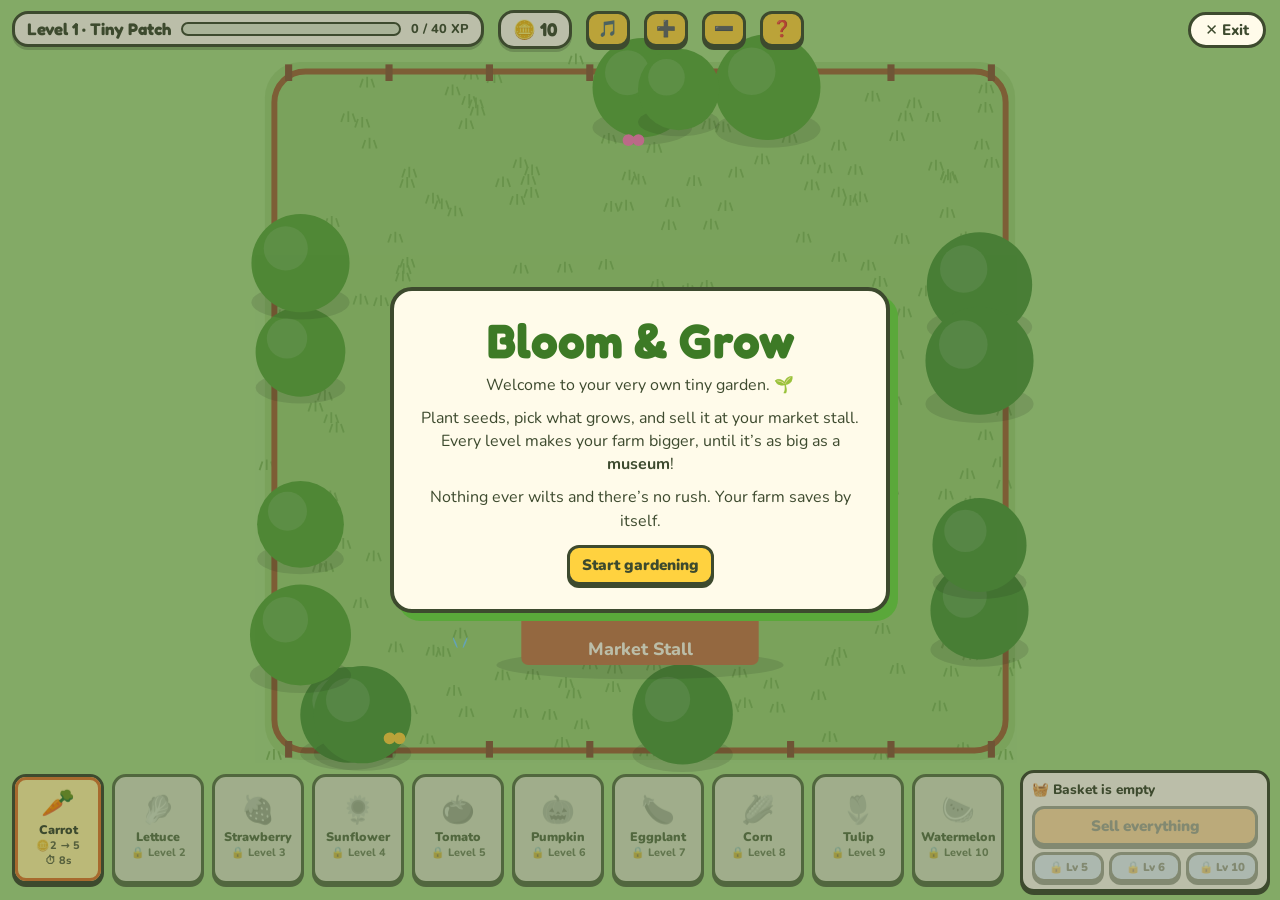
<file: games/bloom-and-grow/index.html>
<!DOCTYPE html>
<html lang="en">
<head>
<meta charset="UTF-8">
<meta name="viewport" content="width=device-width, initial-scale=1, viewport-fit=cover">
<title>Bloom &amp; Grow · fake0hs Arcade</title>
<link rel="preconnect" href="https://fonts.googleapis.com">
<link href="https://fonts.googleapis.com/css2?family=Fredoka:wght@500;700&family=Nunito:wght@600;800;900&display=swap" rel="stylesheet">
<style>
  :root { --ink: #3d4a2e; --cream: #fffbea; --leaf: #5aa83a; --leaf-dark: #3d7a26; --sun: #ffd23f; --soil: #8a5a3a; --pink: #ff8fb8; color-scheme: light; }
  * { box-sizing: border-box; }
  html, body { margin: 0; height: 100%; overflow: hidden; background: #a8dc84; font-family: "Nunito", system-ui, sans-serif; color: var(--ink); }
  canvas { position: fixed; inset: 0; width: 100%; height: 100%; display: block; touch-action: none; }
  button { font: 900 0.95rem "Nunito", system-ui, sans-serif; color: var(--ink); cursor: pointer; border: 3px solid var(--ink); border-radius: 12px; background: var(--sun); padding: 7px 12px; box-shadow: 0 3px 0 var(--ink); }
  button:active { transform: translateY(2px); box-shadow: 0 1px 0 var(--ink); }
  button[disabled] { opacity: 0.45; cursor: default; }
  button:focus-visible, .exit-btn:focus-visible { outline: 3px solid #e0559a; outline-offset: 2px; }

  /* top bar */
  #top { position: fixed; top: 0; left: 0; right: 0; height: 58px; display: flex; align-items: center; gap: 14px; padding: 8px 120px 8px 12px; z-index: 5; pointer-events: none; }
  #top > * { pointer-events: auto; }
  .pill { background: var(--cream); border: 3px solid var(--ink); border-radius: 16px; padding: 5px 12px; display: flex; align-items: center; gap: 10px; box-shadow: 0 3px 0 rgba(61,74,46,0.3); white-space: nowrap; }
  #lvlName { font: 700 1.05rem "Fredoka", "Trebuchet MS", sans-serif; }
  #xpBar { width: clamp(90px, 18vw, 220px); height: 14px; background: #e3ead0; border-radius: 8px; overflow: hidden; border: 2px solid var(--ink); }
  #xpFill { height: 100%; width: 0; background: linear-gradient(90deg, #7fd35a, #3d9a26); transition: width 0.4s; }
  #xpText { font-size: 0.8rem; font-weight: 800; }
  #coins { font: 700 1.15rem "Fredoka", sans-serif; }
  .icon-btn { padding: 4px 9px; font-size: 1rem; }

  /* bottom bar */
  #bottom { position: fixed; left: 0; right: 0; bottom: 0; display: flex; gap: 10px; align-items: stretch; padding: 8px 10px calc(8px + env(safe-area-inset-bottom, 0px)); z-index: 5; pointer-events: none; }
  #bottom > * { pointer-events: auto; }
  #seeds { flex: 1; min-width: 0; display: flex; gap: 8px; overflow-x: auto; padding: 4px 2px 8px; scrollbar-width: thin; }
  .seed { flex: none; width: 92px; background: var(--cream); border: 3px solid var(--ink); border-radius: 14px; padding: 4px 4px 6px; text-align: center; box-shadow: 0 3px 0 var(--ink); }
  .seed .e { font-size: 1.7rem; line-height: 1.2; display: block; }
  .seed .n { display: block; font-size: 0.78rem; font-weight: 900; }
  .seed .d { display: block; font-size: 0.68rem; font-weight: 800; opacity: 0.8; }
  .seed.sel { background: #fff3a0; outline: 3px solid #e07a2e; outline-offset: -6px; }
  .seed.locked { background: #e8e4d4; opacity: 0.7; }
  .seed.locked .e { filter: grayscale(1); opacity: 0.5; }
  .seed.cant .d.c { color: #c2413b; }
  #side { flex: none; display: flex; flex-direction: column; gap: 6px; width: 250px; background: var(--cream); border: 3px solid var(--ink); border-radius: 14px; padding: 7px 9px; box-shadow: 0 3px 0 var(--ink); }
  #basket { font-size: 0.85rem; font-weight: 800; min-height: 1.3em; line-height: 1.5; }
  #sell { width: 100%; background: #ffb84d; }
  #tools { display: flex; gap: 5px; }
  #tools button { flex: 1; padding: 4px 2px; font-size: 0.72rem; background: #cde9ff; }
  #tip { position: fixed; left: 50%; transform: translateX(-50%); bottom: 150px; z-index: 4; background: rgba(255,251,234,0.95); border: 3px solid var(--ink); border-radius: 14px; padding: 7px 14px; font-weight: 800; font-size: 0.95rem; max-width: min(640px, 90vw); text-align: center; pointer-events: none; }
  #tip:empty { display: none; }
  @media (max-width: 760px) {
    #bottom { flex-direction: column-reverse; }
    #side { width: auto; }
    #tip { bottom: 250px; }
    #top { padding-right: 96px; gap: 8px; }
    #xpText { display: none; }
  }

  /* modal */
  #modal { position: fixed; inset: 0; display: grid; place-items: center; padding: 20px; background: rgba(61,74,46,0.35); z-index: 20; }
  #modal.hidden { display: none; }
  .card { max-width: 500px; width: 100%; background: var(--cream); border: 4px solid var(--ink); border-radius: 22px; padding: 24px 26px; text-align: center; box-shadow: 8px 8px 0 var(--leaf); }
  .card h1 { font: 700 clamp(2rem, 7vw, 3rem)/1.05 "Fredoka", sans-serif; margin: 0 0 8px; color: var(--leaf-dark); }
  .card h2 { font: 700 1.3rem "Fredoka", sans-serif; margin: 0 0 10px; color: #e07a2e; }
  .card p { margin: 0 0 10px; line-height: 1.45; }
  .card ul { text-align: left; margin: 8px auto 12px; max-width: 360px; padding-left: 1.2em; line-height: 1.6; font-weight: 800; }
  .row { display: flex; gap: 10px; justify-content: center; flex-wrap: wrap; margin-top: 12px; }

  .exit-btn {
    position: fixed; top: calc(12px + env(safe-area-inset-top, 0px)); right: 14px; z-index: 30;
    font: 800 0.95rem "Nunito", system-ui, sans-serif; color: var(--ink); text-decoration: none;
    background: var(--cream); border: 3px solid var(--ink); border-radius: 99px; padding: 5px 14px;
  }
  .exit-btn:hover { background: var(--sun); }
</style>
</head>
<body>
<canvas id="game"></canvas>

<div id="top">
  <div class="pill"><span id="lvlName">Level 1</span><div id="xpBar"><div id="xpFill"></div></div><span id="xpText"></span></div>
  <div class="pill"><span id="coins">🪙 10</span></div>
  <button class="icon-btn" id="btnMusic" type="button" aria-label="Music on or off">🎵</button>
  <button class="icon-btn" id="btnZoomIn" type="button" aria-label="Zoom in">➕</button>
  <button class="icon-btn" id="btnZoomOut" type="button" aria-label="Zoom out">➖</button>
  <button class="icon-btn" id="btnHelp" type="button" aria-label="How to play">❓</button>
</div>

<div id="tip"></div>

<div id="bottom">
  <div id="seeds" aria-label="Seeds"></div>
  <div id="side">
    <div id="basket"></div>
    <button id="sell" type="button">Sell everything</button>
    <div id="tools">
      <button id="tPlant" type="button">🌱 Plant all</button>
      <button id="tWater" type="button">💧 Water all</button>
      <button id="tHarvest" type="button">🧺 Pick all</button>
    </div>
  </div>
</div>

<div id="modal" class="hidden"><div class="card" id="card"></div></div>
<a class="exit-btn" href="../../index.html" aria-label="Exit to the arcade">✕ Exit</a>

<script src="../../arcade-progress.js"></script>
<script>
(function () {
"use strict";
const canvas = document.getElementById("game"), ctx = canvas.getContext("2d");
const $ = (id) => document.getElementById(id);
let W = 0, H = 0;
const EMOJI = '"Apple Color Emoji","Segoe UI Emoji","Noto Color Emoji",sans-serif';

// =====================================================================
// CROPS AND LEVELS (easy to tweak)
// =====================================================================
const SEEDS = [
  { id: "carrot", name: "Carrot", e: "🥕", cost: 2, sell: 5, time: 8, lvl: 1, color: "#ff8a3d" },
  { id: "lettuce", name: "Lettuce", e: "🥬", cost: 4, sell: 10, time: 12, lvl: 2, color: "#7fd35a" },
  { id: "straw", name: "Strawberry", e: "🍓", cost: 6, sell: 16, time: 16, lvl: 3, color: "#ff4f6b" },
  { id: "sun", name: "Sunflower", e: "🌻", cost: 9, sell: 24, time: 20, lvl: 4, color: "#ffd23f" },
  { id: "tomato", name: "Tomato", e: "🍅", cost: 12, sell: 32, time: 24, lvl: 5, color: "#e0402a" },
  { id: "pumpkin", name: "Pumpkin", e: "🎃", cost: 18, sell: 48, time: 30, lvl: 6, color: "#ff8a1f" },
  { id: "eggplant", name: "Eggplant", e: "🍆", cost: 24, sell: 62, time: 34, lvl: 7, color: "#7a3ab8" },
  { id: "corn", name: "Corn", e: "🌽", cost: 30, sell: 80, time: 40, lvl: 8, color: "#ffd23f" },
  { id: "tulip", name: "Tulip", e: "🌷", cost: 40, sell: 105, time: 45, lvl: 9, color: "#ff7ab8" },
  { id: "melon", name: "Watermelon", e: "🍉", cost: 55, sell: 140, time: 55, lvl: 10, color: "#3f9a4a" },
  { id: "grapes", name: "Grapes", e: "🍇", cost: 70, sell: 180, time: 60, lvl: 11, color: "#7a5cff" },
  { id: "rose", name: "Rose", e: "🌹", cost: 90, sell: 230, time: 70, lvl: 12, color: "#d8343a" },
  { id: "pine", name: "Pineapple", e: "🍍", cost: 120, sell: 300, time: 80, lvl: 13, color: "#e8b04a" },
  { id: "hibiscus", name: "Hibiscus", e: "🌺", cost: 150, sell: 380, time: 90, lvl: 14, color: "#ff4f8b" },
  { id: "blossom", name: "Cherry Blossom", e: "🌸", cost: 200, sell: 500, time: 100, lvl: 15, color: "#ffb0d0" },
  { id: "bouquet", name: "Prize Bouquet", e: "💐", cost: 300, sell: 800, time: 120, lvl: 16, color: "#ff8fb8" }
];
const LEVELS = [
  { name: "Tiny Patch", plots: 6, unlock: "Carrots" },
  { name: "Garden Bed", plots: 9, unlock: "Lettuce and a watering can (click a growing plant to water it)" },
  { name: "Backyard Garden", plots: 12, unlock: "Strawberries and a scarecrow" },
  { name: "Flower Corner", plots: 15, unlock: "Sunflowers and a garden bench" },
  { name: "Little Farm", plots: 18, unlock: "Tomatoes and a tool shed (Plant all button)" },
  { name: "Pumpkin Patch", plots: 21, unlock: "Pumpkins and a well (Water all button)" },
  { name: "Busy Bee Farm", plots: 24, unlock: "Eggplants and a beehive (+10% selling price)" },
  { name: "Country Farm", plots: 28, unlock: "Corn and a windmill" },
  { name: "Tulip Fields", plots: 32, unlock: "Tulips and a duck pond" },
  { name: "Big Red Farm", plots: 36, unlock: "Watermelons and a barn (Pick all button)" },
  { name: "Vineyard Estate", plots: 40, unlock: "Grapes and a greenhouse (plants grow 20% faster)" },
  { name: "Rose Garden", plots: 44, unlock: "Roses, a fountain (+10% XP), and visitors!" },
  { name: "Tropical Orchard", plots: 48, unlock: "Pineapples and fruit trees (+1 coin every second)" },
  { name: "Flower Gardens", plots: 52, unlock: "Hibiscus and a flower arch" },
  { name: "Grand Conservatory", plots: 56, unlock: "Cherry blossoms and a glass conservatory" },
  { name: "Botanical Museum", plots: 60, unlock: "Prize bouquets and THE BOTANICAL MUSEUM (+5 coins every second)" }
];
// total XP needed to reach each level (index = level - 1)
const XP_AT = [0];
for (let i = 1; i < 16; i++) XP_AT.push(XP_AT[i - 1] + Math.round(40 * Math.pow(1.62, i - 1)));
const PLAYER = window.ArcadeProgress && ArcadeProgress.player();
// each family member grows their own farm (free play keeps the original farm)
const SAVE_KEY = "fake0hs-bloom-and-grow-v1" + (PLAYER ? ":" + PLAYER : "");
const PLOT = 64; // world units per plot

// =====================================================================
// STATE + SAVING
// =====================================================================
let S;
function freshState() { return { coins: 10, xp: 0, level: 1, plots: [], basket: {}, sel: "carrot", music: true, tipStep: 0, seen16: false }; }
function load() {
  try { const d = JSON.parse(localStorage.getItem(SAVE_KEY)); if (d && d.level) { S = Object.assign(freshState(), d); if (S.level >= 16) if (window.ArcadeProgress) ArcadeProgress.complete(); return; } } catch (e) {}
  S = freshState();
}
let saveT = 0;
function save() { try { localStorage.setItem(SAVE_KEY, JSON.stringify(S)); } catch (e) {} }
load();
function ensurePlots() { const n = LEVELS[S.level - 1].plots; while (S.plots.length < n) S.plots.push(null); }
ensurePlots();
const has = (lvl) => S.level >= lvl;
const seedById = (id) => SEEDS.find(s => s.id === id);

// =====================================================================
// AUDIO (soft and calm)
// =====================================================================
let actx = null, master = null, noiseBuf = null;
function audio() {
  if (!actx) {
    try { actx = new (window.AudioContext || window.webkitAudioContext)(); } catch (e) { return null; }
    master = actx.createGain(); master.gain.value = 0.8;
    const delay = actx.createDelay(); delay.delayTime.value = 0.28; const fb = actx.createGain(); fb.gain.value = 0.25;
    master.connect(actx.destination); master.connect(delay); delay.connect(fb).connect(delay); delay.connect(actx.destination);
    noiseBuf = actx.createBuffer(1, actx.sampleRate, actx.sampleRate);
    const d = noiseBuf.getChannelData(0); for (let i = 0; i < d.length; i++) d[i] = Math.random() * 2 - 1;
  }
  if (actx.state === "suspended") actx.resume();
  return actx;
}
const now = () => actx ? actx.currentTime : 0;
function tone(f, d, v = 0.06, type = "sine", delay = 0) {
  if (!audio()) return;
  const t = now() + delay, o = actx.createOscillator(), g = actx.createGain();
  o.type = type; o.frequency.value = f;
  g.gain.setValueAtTime(0.0001, t); g.gain.exponentialRampToValueAtTime(v, t + 0.02); g.gain.exponentialRampToValueAtTime(0.0001, t + d);
  o.connect(g).connect(master); o.start(t); o.stop(t + d + 0.05);
}
function hush(d, v, f) {
  if (!audio()) return;
  const t = now(), s = actx.createBufferSource(), fl = actx.createBiquadFilter(), g = actx.createGain();
  s.buffer = noiseBuf; fl.type = "lowpass"; fl.frequency.value = f;
  g.gain.setValueAtTime(0.0001, t); g.gain.exponentialRampToValueAtTime(v, t + 0.05); g.gain.exponentialRampToValueAtTime(0.0001, t + d);
  s.connect(fl).connect(g).connect(master); s.start(t); s.stop(t + d + 0.05);
}
const sfx = {
  plant() { tone(392, 0.15, 0.06, "triangle"); hush(0.12, 0.05, 800); },
  water() { hush(0.5, 0.08, 2500); tone(1046, 0.2, 0.02); },
  pick() { tone(660, 0.12, 0.07); tone(990, 0.2, 0.05, "sine", 0.06); },
  sell() { [1318, 1568, 2093].forEach((f, i) => tone(f, 0.25, 0.04, "sine", i * 0.06)); },
  level() { [523, 659, 784, 1047, 1319].forEach((f, i) => tone(f, 0.5, 0.06, "triangle", i * 0.12)); },
  nope() { tone(220, 0.2, 0.05, "triangle"); }
};
// gentle background music: random notes from a happy scale
const SCALE = [392, 440, 523, 587, 659, 784, 880];
let musicT = 0;
function music(dt) {
  if (!S.music || !actx) return;
  musicT -= dt;
  if (musicT <= 0) {
    musicT = 0.55 + Math.random() * 0.9;
    tone(SCALE[Math.floor(Math.random() * SCALE.length)], 1.4, 0.025);
    if (Math.random() < 0.2) { tone(196, 2.2, 0.025); tone(262, 2.2, 0.018); }
  }
}

// =====================================================================
// FARM LAYOUT: plots in the middle, buildings around them
// =====================================================================
let L = null; // layout
function layout() {
  const n = S.plots.length;
  const cols = Math.min(10, Math.max(3, Math.ceil(Math.sqrt(n * 1.5))));
  const rows = Math.ceil(n / cols);
  const gw = cols * PLOT, gh = rows * PLOT, gx = -gw / 2, gy = -gh / 2;
  const left = gx - 150, right = gx + gw + 150, top = gy - 150;
  const decor = [];
  const add = (lvl, kind, x, y, w, h) => { if (has(lvl)) decor.push({ kind, x, y, w, h, lvl }); };
  // left side
  add(5, "shed", left - 40, gy + 30, 150, 130);
  add(4, "bench", left + 10, gy + 200, 90, 50);
  add(7, "hive", left - 10, gy + 290, 70, 80);
  add(12, "fountain", left - 30, gy + 430, 140, 140);
  // right side
  add(3, "scarecrow", right - 10, gy + 30, 70, 110);
  add(6, "well", right + 20, gy + 190, 90, 100);
  add(9, "pond", right + 70, gy + 360, 230, 150);
  add(13, "orchard", right + 70, gy + 560, 260, 200);
  // above the plots
  add(8, "windmill", gx - 40, top - 230, 150, 230);
  add(10, "barn", gx + gw - 120, top - 200, 200, 190);
  add(11, "greenhouse", gx + gw / 2 - 260, top - 170, 200, 150);
  add(14, "arch", gx + gw / 2 - 60, gy - 120, 120, 110);
  add(15, "conservatory", gx + gw / 2 + 80, top - 380, 260, 210);
  add(16, "museum", gx + gw / 2 - 260, top - 720, 520, 340);
  const market = { x: -110, y: gy + gh + 50, w: 220, h: 110 };
  // bounding box of everything
  let x0 = gx - 160, y0 = gy - 160, x1 = gx + gw + 160, y1 = market.y + market.h + 40;
  for (const d of decor) { x0 = Math.min(x0, d.x - 30); y0 = Math.min(y0, d.y - 30); x1 = Math.max(x1, d.x + d.w + 30); y1 = Math.max(y1, d.y + d.h + 30); }
  x0 -= 60; y0 -= 60; x1 += 60; y1 += 40;
  L = { cols, rows, gx, gy, gw, gh, decor, market, x0, y0, x1, y1 };
}
layout();

// ---------- camera ----------
const cam = { cx: 0, cy: 0, scale: 1, zoom: 1, tx: 0, ty: 0, tscale: 1 };
function view() {
  const top = 62, bottom = W < 760 ? 250 : 140;
  return { x: 0, y: top, w: W, h: Math.max(200, H - top - bottom) };
}
function fitCamera(snap) {
  const v = view();
  const fit = Math.min(v.w / (L.x1 - L.x0), v.h / (L.y1 - L.y0));
  cam.tscale = Math.min(1.6, fit) * cam.zoom;
  cam.tx = (L.x0 + L.x1) / 2; cam.ty = (L.y0 + L.y1) / 2;
  if (snap) { cam.scale = cam.tscale; cam.cx = cam.tx; cam.cy = cam.ty; }
}
function resize() {
  const dpr = Math.min(window.devicePixelRatio || 1, 2);
  W = window.innerWidth; H = window.innerHeight;
  canvas.width = W * dpr; canvas.height = H * dpr; ctx.setTransform(dpr, 0, 0, dpr, 0, 0);
  fitCamera(true);
}
window.addEventListener("resize", resize); resize();
const toScreen = (wx, wy) => { const v = view(); return [v.x + v.w / 2 + (wx - cam.cx) * cam.scale, v.y + v.h / 2 + (wy - cam.cy) * cam.scale]; };
const toWorld = (sx, sy) => { const v = view(); return [cam.cx + (sx - v.x - v.w / 2) / cam.scale, cam.cy + (sy - v.y - v.h / 2) / cam.scale]; };
function plotAt(wx, wy) {
  const c = Math.floor((wx - L.gx) / PLOT), r = Math.floor((wy - L.gy) / PLOT);
  if (c < 0 || r < 0 || c >= L.cols || r >= L.rows) return -1;
  const i = r * L.cols + c; return i < S.plots.length ? i : -1;
}
const plotPos = (i) => [L.gx + (i % L.cols) * PLOT, L.gy + Math.floor(i / L.cols) * PLOT];

// =====================================================================
// GARDENING
// =====================================================================
const clock = () => Date.now();
function progress(p) { return p ? Math.min(1, (clock() - p.start) / p.dur) : 0; }
const ripe = (p) => p && progress(p) >= 1;
let pops = []; // floating text / sparkles in world space

function plant(i, quiet) {
  if (S.plots[i]) return false;
  const sd = seedById(S.sel);
  if (!sd || !has(sd.lvl)) return false;
  if (S.coins < sd.cost) { if (!quiet) { sfx.nope(); tip(`Not enough coins for ${sd.name}. Sell some plants first, or pick a cheaper seed.`); } return false; }
  S.coins -= sd.cost;
  S.plots[i] = { seed: sd.id, start: clock(), dur: sd.time * 1000 * (has(11) ? 0.8 : 1), watered: false };
  const [x, y] = plotPos(i); pops.push({ x: x + PLOT / 2, y: y + PLOT / 2, text: `-${sd.cost}`, t: 0, color: "#a0683a" });
  if (!quiet) sfx.plant();
  return true;
}
function water(i, quiet) {
  const p = S.plots[i];
  if (!p || p.watered || ripe(p) || !has(2)) return false;
  const nowT = clock(), elapsed = nowT - p.start, remaining = p.dur - elapsed;
  p.start = nowT - (p.dur - remaining / 2); p.watered = true;
  const [x, y] = plotPos(i); for (let k = 0; k < 6; k++) pops.push({ x: x + PLOT * Math.random(), y: y + PLOT * Math.random(), text: "💧", t: Math.random() * 0.3, color: "#4fa3ff", emoji: true });
  if (!quiet) sfx.water();
  return true;
}
function harvest(i, quiet) {
  const p = S.plots[i];
  if (!ripe(p)) return false;
  S.basket[p.seed] = (S.basket[p.seed] || 0) + 1;
  S.plots[i] = null;
  const sd = seedById(p.seed), [x, y] = plotPos(i);
  pops.push({ x: x + PLOT / 2, y: y + PLOT / 2, text: sd.e, t: 0, emoji: true, fly: true });
  if (!quiet) sfx.pick();
  return true;
}
function basketValue() {
  let v = 0; for (const id in S.basket) v += S.basket[id] * seedById(id).sell;
  return Math.round(v * (has(7) ? 1.1 : 1));
}
function sellAll() {
  const v = basketValue();
  if (!v) { tip("Your basket is empty. Harvest some ripe plants first!"); return; }
  S.basket = {}; S.coins += v;
  addXP(Math.round(v * (has(12) ? 1.1 : 1)));
  pops.push({ x: L.market.x + L.market.w / 2, y: L.market.y, text: `+${v} 🪙`, t: 0, color: "#e07a2e", big: true });
  sfx.sell(); save(); refreshUI();
}
function addXP(n) {
  S.xp += n;
  let leveled = false;
  while (S.level < 16 && S.xp >= XP_AT[S.level]) { S.level++; leveled = true; }
  if (leveled) {
    ensurePlots(); layout(); cam.zoom = 1; fitCamera(false);
    sfx.level(); showLevelUp();
  }
}

// =====================================================================
// UI (seed bar, basket, tools, tips)
// =====================================================================
function fmt(n) { return n >= 10000 ? (n / 1000).toFixed(1) + "k" : String(Math.floor(n)); }
function buildSeeds() {
  const box = $("seeds"); box.innerHTML = "";
  for (const sd of SEEDS) {
    const b = document.createElement("button");
    b.type = "button"; b.className = "seed"; b.dataset.id = sd.id;
    b.innerHTML = `<span class="e">${sd.e}</span><span class="n">${sd.name}</span><span class="d c"></span><span class="d"></span>`;
    b.onclick = () => { if (!has(sd.lvl)) { tip(`${sd.name} unlocks at level ${sd.lvl}.`); return; } S.sel = sd.id; save(); refreshUI(); };
    box.appendChild(b);
  }
}
function refreshUI() {
  const lv = LEVELS[S.level - 1];
  $("lvlName").textContent = `Level ${S.level} · ${lv.name}`;
  const a = XP_AT[S.level - 1], b = S.level < 16 ? XP_AT[S.level] : XP_AT[15];
  $("xpFill").style.width = (S.level >= 16 ? 100 : Math.max(0, Math.min(100, (S.xp - a) / (b - a) * 100))) + "%";
  $("xpText").textContent = S.level >= 16 ? "MAX LEVEL!" : `${fmt(Math.max(0, S.xp - a))} / ${fmt(b - a)} XP`;
  $("coins").textContent = "🪙 " + fmt(S.coins);
  $("btnMusic").textContent = S.music ? "🎵" : "🔇";
  for (const el of $("seeds").children) {
    const sd = seedById(el.dataset.id), open = has(sd.lvl);
    el.classList.toggle("locked", !open); el.classList.toggle("sel", S.sel === sd.id);
    el.classList.toggle("cant", open && S.coins < sd.cost);
    const ds = el.querySelectorAll(".d");
    ds[0].textContent = open ? `🪙${sd.cost} → ${sd.sell}` : `🔒 Level ${sd.lvl}`;
    ds[1].textContent = open ? `⏱ ${sd.time}s` : "";
    el.setAttribute("aria-label", open ? `${sd.name}: costs ${sd.cost}, sells for ${sd.sell}, grows in ${sd.time} seconds` : `${sd.name}, locked until level ${sd.lvl}`);
  }
  const items = Object.keys(S.basket).filter(k => S.basket[k] > 0);
  $("basket").textContent = items.length ? "🧺 " + items.map(k => `${seedById(k).e}×${S.basket[k]}`).join("  ") : "🧺 Basket is empty";
  const v = basketValue();
  $("sell").textContent = v ? `Sell everything for 🪙${fmt(v)}` : "Sell everything";
  $("sell").disabled = !v;
  $("tPlant").disabled = !has(5); $("tPlant").title = has(5) ? "Plant the selected seed in every empty plot" : "Unlocks at level 5";
  $("tWater").disabled = !has(6); $("tWater").title = has(6) ? "Water every growing plant" : "Unlocks at level 6";
  $("tHarvest").disabled = !has(10); $("tHarvest").title = has(10) ? "Pick every ripe plant" : "Unlocks at level 10";
  if (!has(5)) $("tPlant").textContent = "🔒 Lv 5"; else $("tPlant").textContent = "🌱 Plant all";
  if (!has(6)) $("tWater").textContent = "🔒 Lv 6"; else $("tWater").textContent = "💧 Water all";
  if (!has(10)) $("tHarvest").textContent = "🔒 Lv 10"; else $("tHarvest").textContent = "🧺 Pick all";
}
let tipT = 0;
function tip(text, secs = 4) { $("tip").textContent = text; tipT = secs; }
function guide() {
  // gentle first-time hints
  if (S.tipStep === 0) { tip("Click the soil to plant a carrot seed. 🥕", 999); }
  else if (S.tipStep === 1) tip("Your seeds are growing! Wait for them to ripen, then click to pick them.", 999);
  else if (S.tipStep === 2) tip("Now sell your basket with the orange Sell button (or click the market stall).", 999);
  else if (S.tipStep === 3) { tip("Selling gives coins and XP. Level up to grow your farm all the way to a museum! 🏛️", 6); S.tipStep = 4; save(); }
}
function updateGuide() {
  if (S.tipStep === 0 && S.plots.some(p => p)) { S.tipStep = 1; guide(); }
  if (S.tipStep === 1 && Object.keys(S.basket).length) { S.tipStep = 2; guide(); }
  if (S.tipStep === 2 && S.xp > 0) { S.tipStep = 3; guide(); }
}

function showModal(html, buttons) {
  $("card").innerHTML = html + `<div class="row">${buttons}</div>`;
  $("modal").classList.remove("hidden");
}
function closeModal() { $("modal").classList.add("hidden"); }
function showLevelUp() {
  const lv = LEVELS[S.level - 1];
  confetti = 220;
  if (S.level === 16) {
    if (window.ArcadeProgress) ArcadeProgress.complete();
    showModal(`<h1>🏛️ Level 16!</h1><h2>Your farm is now a Botanical Museum!</h2>
      <p>From a tiny carrot patch to a garden as big as a museum. Visitors come from all over to see your plants.</p>
      <ul><li>💐 Prize Bouquets unlocked</li><li>🏛️ The Botanical Museum (+5 coins every second)</li></ul>
      <p>Keep gardening as long as you like.</p>`, `<button id="mOk" type="button">Wonderful!</button>`);
  } else {
    showModal(`<h1>Level ${S.level}!</h1><h2>${lv.name}</h2><p>Your farm grew bigger. You unlocked:</p><ul><li>${lv.unlock}</li><li>${lv.plots} garden plots</li></ul>`,
      `<button id="mOk" type="button">Hooray!</button>`);
  }
  $("mOk").onclick = closeModal; $("mOk").focus();
  refreshUI(); save();
}
function showHelp() {
  showModal(`<h1>Bloom &amp; Grow</h1>
    <p>A peaceful garden. Nothing ever wilts, and there’s no rush.</p>
    <ul>
      <li>Pick a seed at the bottom, then click soil to plant (drag to plant lots)</li>
      <li>Click a growing plant to water it, so it grows twice as fast</li>
      <li>Click ripe plants to pick them, then sell your basket</li>
      <li>Selling gives coins and XP. Level up to grow your farm!</li>
      <li>Scroll to zoom, drag the grass to look around</li>
    </ul>
    <p>Your farm saves by itself, and plants keep growing while you’re away.</p>`,
    `<button id="mOk" type="button">Let’s garden</button><button id="mReset" type="button" class="secondary" style="background:#fff">Start a new farm</button>`);
  $("mOk").onclick = closeModal;
  $("mReset").onclick = () => { if (confirm("Start over with a brand-new farm? Your current farm will be erased.")) { S = freshState(); ensurePlots(); layout(); cam.zoom = 1; fitCamera(true); save(); closeModal(); refreshUI(); guide(); } };
}

// =====================================================================
// DRAWING THE FARM
// =====================================================================
let confetti = 0, confettiBits = [];
const srand = (i) => { const x = Math.sin(i * 12.9898 + 78.233) * 43758.5453; return x - Math.floor(x); };
function drawGrass() {
  ctx.fillStyle = "#a8dc84"; ctx.fillRect(0, 0, W, H);
  const [x0, y0] = toScreen(L.x0, L.y0), [x1, y1] = toScreen(L.x1, L.y1);
  ctx.fillStyle = "#9bd174"; ctx.beginPath(); ctx.roundRect(x0, y0, x1 - x0, y1 - y0, 30 * cam.scale); ctx.fill();
  ctx.strokeStyle = "#7fb85a"; ctx.lineWidth = Math.max(1, 1.5 * cam.scale);
  for (let i = 0; i < 260; i++) {
    const wx = L.x0 + srand(i) * (L.x1 - L.x0), wy = L.y0 + srand(i + 400) * (L.y1 - L.y0);
    const [sx, sy] = toScreen(wx, wy), s = 6 * cam.scale;
    ctx.beginPath(); ctx.moveTo(sx - s, sy); ctx.lineTo(sx - s * 0.6, sy - s * 1.2); ctx.moveTo(sx, sy); ctx.lineTo(sx, sy - s * 1.5); ctx.moveTo(sx + s, sy); ctx.lineTo(sx + s * 0.6, sy - s * 1.2); ctx.stroke();
  }
  // fence
  ctx.strokeStyle = "#a0683a"; ctx.lineWidth = Math.max(2, 5 * cam.scale);
  ctx.beginPath(); ctx.roundRect(x0 + 8 * cam.scale, y0 + 8 * cam.scale, x1 - x0 - 16 * cam.scale, y1 - y0 - 16 * cam.scale, 26 * cam.scale); ctx.stroke();
  ctx.fillStyle = "#8a5a3a";
  const posts = Math.floor((x1 - x0) / (40 * cam.scale) / 2);
  for (let i = 0; i <= posts; i++) {
    const px = x0 + 20 * cam.scale + i * (x1 - x0 - 40 * cam.scale) / Math.max(1, posts);
    ctx.fillRect(px - 3 * cam.scale, y0 + 2 * cam.scale, 6 * cam.scale, 14 * cam.scale);
    ctx.fillRect(px - 3 * cam.scale, y1 - 16 * cam.scale, 6 * cam.scale, 14 * cam.scale);
  }
  // path around the plots and down to the market
  const [gx, gy] = toScreen(L.gx - 18, L.gy - 18);
  ctx.fillStyle = "#e8d5a8"; ctx.beginPath(); ctx.roundRect(gx, gy, (L.gw + 36) * cam.scale, (L.gh + 36) * cam.scale, 18 * cam.scale); ctx.fill();
  const [mx, my] = toScreen(-30, L.gy + L.gh); ctx.fillRect(mx, my, 60 * cam.scale, 60 * cam.scale);
  // trees around the edge
  for (let i = 0; i < 14; i++) {
    const side = i % 4, f = srand(i * 3 + 1);
    const wx = side === 0 ? L.x0 + 30 : side === 1 ? L.x1 - 30 : L.x0 + 60 + f * (L.x1 - L.x0 - 120);
    const wy = side === 2 ? L.y0 + 30 : side === 3 ? L.y1 - 30 : L.y0 + 80 + f * (L.y1 - L.y0 - 160);
    tree(wx, wy, 34 + srand(i) * 14, i);
  }
}
function tree(wx, wy, r, i, fruit) {
  const [x, y] = toScreen(wx, wy), s = cam.scale;
  ctx.fillStyle = "rgba(0,0,0,0.12)"; ctx.beginPath(); ctx.ellipse(x, y + r * 0.6 * s, r * s, r * 0.35 * s, 0, 0, 7); ctx.fill();
  ctx.fillStyle = "#8a5a3a"; ctx.fillRect(x - 5 * s, y, 10 * s, r * 0.6 * s);
  ctx.fillStyle = i % 2 ? "#4f9a3a" : "#5aa83a";
  ctx.beginPath(); ctx.arc(x, y - r * 0.2 * s, r * s, 0, 7); ctx.fill();
  ctx.fillStyle = "rgba(255,255,255,0.12)"; ctx.beginPath(); ctx.arc(x - r * 0.3 * s, y - r * 0.5 * s, r * 0.45 * s, 0, 7); ctx.fill();
  if (fruit) { ctx.fillStyle = fruit; for (let k = 0; k < 6; k++) { ctx.beginPath(); ctx.arc(x + (srand(i + k) - 0.5) * r * 1.4 * s, y - r * 0.2 * s + (srand(i + k + 9) - 0.5) * r * 1.2 * s, 5 * s, 0, 7); ctx.fill(); } }
}

function drawPlots(t) {
  const s = cam.scale, hoverI = hover >= 0 ? hover : -1;
  for (let i = 0; i < S.plots.length; i++) {
    const [wx, wy] = plotPos(i), [x, y] = toScreen(wx + 3, wy + 3), w = (PLOT - 6) * s;
    const p = S.plots[i], pr = progress(p);
    ctx.fillStyle = p && p.watered && pr < 1 ? "#6b4128" : "#8a5a3a";
    ctx.beginPath(); ctx.roundRect(x, y, w, w, 8 * s); ctx.fill();
    ctx.strokeStyle = "rgba(0,0,0,0.15)"; ctx.lineWidth = Math.max(1, 2 * s);
    for (let k = 1; k < 4; k++) { ctx.beginPath(); ctx.moveTo(x + 6 * s, y + k * w / 4); ctx.lineTo(x + w - 6 * s, y + k * w / 4); ctx.stroke(); }
    if (i === hoverI) { ctx.strokeStyle = "rgba(255,255,255,0.9)"; ctx.lineWidth = Math.max(2, 3 * s); ctx.beginPath(); ctx.roundRect(x, y, w, w, 8 * s); ctx.stroke(); }
    if (!p) continue;
    const sd = seedById(p.seed), cx = x + w / 2, cy = y + w / 2;
    if (pr < 1) {
      if (pr < 0.25) { ctx.fillStyle = "#5a3a22"; for (let k = 0; k < 3; k++) { ctx.beginPath(); ctx.arc(cx + (k - 1) * 10 * s, cy + 4 * s, 3 * s, 0, 7); ctx.fill(); } }
      else {
        const g = pr < 0.6 ? 0.55 : 1;
        ctx.strokeStyle = "#3d7a26"; ctx.lineWidth = Math.max(1, 3 * s);
        ctx.beginPath(); ctx.moveTo(cx, cy + 14 * s); ctx.lineTo(cx, cy - 6 * s * g); ctx.stroke();
        ctx.fillStyle = "#5aa83a";
        const sway = Math.sin(t * 2 + i) * 0.15;
        for (const sd2 of [-1, 1]) { ctx.beginPath(); ctx.ellipse(cx + sd2 * 8 * s * g, cy - 2 * s * g, 9 * s * g, 4.5 * s * g, sd2 * 0.5 + sway, 0, 7); ctx.fill(); }
        if (pr >= 0.6) { ctx.fillStyle = sd.color; ctx.beginPath(); ctx.arc(cx, cy - 10 * s, 6 * s * (pr - 0.4), 0, 7); ctx.fill(); }
      }
      // little growth bar
      ctx.fillStyle = "rgba(0,0,0,0.25)"; ctx.fillRect(x + 8 * s, y + w - 8 * s, w - 16 * s, 4 * s);
      ctx.fillStyle = p.watered ? "#4fd6ff" : "#ffd23f"; ctx.fillRect(x + 8 * s, y + w - 8 * s, (w - 16 * s) * pr, 4 * s);
    } else {
      const bob = Math.sin(t * 3 + i) * 2 * s;
      ctx.font = `${Math.round(36 * s)}px ${EMOJI}`; ctx.textAlign = "center"; ctx.textBaseline = "middle";
      ctx.fillText(sd.e, cx, cy + bob);
      if (Math.sin(t * 4 + i * 1.7) > 0.7) { ctx.font = `${Math.round(14 * s)}px ${EMOJI}`; ctx.fillText("✨", cx + w * 0.32, cy - w * 0.3); }
    }
  }
}

// ---------- buildings ----------
function R(wx, wy, ww, wh, color, r = 6) { const [x, y] = toScreen(wx, wy); ctx.fillStyle = color; ctx.beginPath(); ctx.roundRect(x, y, ww * cam.scale, wh * cam.scale, r * cam.scale); ctx.fill(); }
function C(wx, wy, r, color) { const [x, y] = toScreen(wx, wy); ctx.fillStyle = color; ctx.beginPath(); ctx.arc(x, y, r * cam.scale, 0, 7); ctx.fill(); }
function P(points, color) { ctx.fillStyle = color; ctx.beginPath(); points.forEach(([wx, wy], i) => { const [x, y] = toScreen(wx, wy); i ? ctx.lineTo(x, y) : ctx.moveTo(x, y); }); ctx.closePath(); ctx.fill(); }
function label(text, wx, wy, size = 16, color = "#3d4a2e") { const [x, y] = toScreen(wx, wy); ctx.font = `800 ${Math.max(8, size * cam.scale)}px Nunito, sans-serif`; ctx.textAlign = "center"; ctx.textBaseline = "middle"; ctx.fillStyle = color; ctx.fillText(text, x, y); }
function shadow(wx, wy, w, h) { const [x, y] = toScreen(wx, wy); ctx.fillStyle = "rgba(0,0,0,0.12)"; ctx.beginPath(); ctx.ellipse(x, y, w * cam.scale, h * cam.scale, 0, 0, 7); ctx.fill(); }

function drawDecor(d, t) {
  const { x, y, w, h } = d;
  switch (d.kind) {
    case "shed":
      shadow(x + w / 2, y + h, w * 0.55, 12);
      R(x, y + 45, w, h - 45, "#c4794a"); P([[x - 10, y + 50], [x + w / 2, y], [x + w + 10, y + 50]], "#7a3a2a");
      R(x + w / 2 - 20, y + 70, 40, 60, "#6b3e2a", 3); R(x + 14, y + 66, 30, 26, "#cfe8f2", 3);
      label("Tool Shed", x + w / 2, y + h + 14, 14); break;
    case "bench":
      shadow(x + w / 2, y + h, w * 0.5, 8);
      R(x, y, w, 14, "#a0683a", 4); R(x, y + 20, w, 12, "#a0683a", 4); R(x + 6, y + 30, 8, 18, "#6b4128", 2); R(x + w - 14, y + 30, 8, 18, "#6b4128", 2); break;
    case "scarecrow": {
      const sw = Math.sin(t * 1.5) * 3;
      R(x + w / 2 - 4, y + 30, 8, h - 30, "#8a5a3a", 2); R(x + 4, y + 44 + sw * 0.3, w - 8, 8, "#8a5a3a", 2);
      R(x + w / 2 - 20, y + 36, 40, 44, "#4fa3ff", 6); C(x + w / 2, y + 24, 16, "#ffe0a0");
      P([[x + w / 2 - 26, y + 16], [x + w / 2, y - 6], [x + w / 2 + 26, y + 16]], "#e8b04a");
      C(x + w / 2 - 6, y + 24, 2.5, "#3d4a2e"); C(x + w / 2 + 6, y + 24, 2.5, "#3d4a2e"); break;
    }
    case "well":
      shadow(x + w / 2, y + h, w * 0.5, 10);
      C(x + w / 2, y + h - 30, 40, "#9a9aa8"); C(x + w / 2, y + h - 30, 28, "#2a6ad8");
      R(x + 6, y + 10, 8, 60, "#8a5a3a", 2); R(x + w - 14, y + 10, 8, 60, "#8a5a3a", 2);
      P([[x - 6, y + 16], [x + w / 2, y - 14], [x + w + 6, y + 16]], "#c4482b");
      label("Well", x + w / 2, y + h + 12, 13); break;
    case "hive":
      shadow(x + w / 2, y + h, w * 0.5, 8);
      R(x + 10, y + 20, w - 20, h - 20, "#e8b04a", 14); R(x + 4, y + 36, w - 8, 8, "#c4902a", 4); R(x + 4, y + 56, w - 8, 8, "#c4902a", 4);
      C(x + w / 2, y + h - 14, 6, "#5a3a22");
      for (let k = 0; k < 4; k++) { const a = t * 2 + k * 1.6, bx = x + w / 2 + Math.cos(a) * 46, by = y + 30 + Math.sin(a * 1.3) * 26; const [sx, sy] = toScreen(bx, by); ctx.font = `${Math.round(14 * cam.scale)}px ${EMOJI}`; ctx.textAlign = "center"; ctx.fillText("🐝", sx, sy); }
      break;
    case "fountain": {
      shadow(x + w / 2, y + h - 10, w * 0.55, 14);
      C(x + w / 2, y + h / 2 + 10, w / 2, "#c9c3d6"); C(x + w / 2, y + h / 2 + 10, w / 2 - 12, "#7ad3ff");
      C(x + w / 2, y + h / 2 + 10, 18, "#c9c3d6");
      for (let k = 0; k < 8; k++) { const a = k / 8 * 6.28 + t, r = 20 + (t * 30 + k * 7) % 30; C(x + w / 2 + Math.cos(a) * r, y + h / 2 + 10 + Math.sin(a) * r * 0.8, 3, "rgba(255,255,255,0.8)"); }
      label("Fountain", x + w / 2, y + h + 10, 13); break;
    }
    case "pond": {
      const [px, py] = toScreen(x + w / 2, y + h / 2);
      ctx.fillStyle = "#6fb8e8"; ctx.beginPath(); ctx.ellipse(px, py, w / 2 * cam.scale, h / 2 * cam.scale, 0, 0, 7); ctx.fill();
      ctx.strokeStyle = "rgba(255,255,255,0.5)"; ctx.lineWidth = 2;
      for (let k = 0; k < 3; k++) { ctx.beginPath(); ctx.ellipse(px + (k - 1) * 40 * cam.scale, py + 10 * cam.scale, (10 + (t * 10 + k * 8) % 20) * cam.scale, 4 * cam.scale, 0, 0, 7); ctx.stroke(); }
      ctx.font = `${Math.round(26 * cam.scale)}px ${EMOJI}`; ctx.textAlign = "center"; ctx.textBaseline = "middle";
      ctx.fillText("🦆", px + Math.sin(t * 0.4) * w * 0.3 * cam.scale, py - 10 * cam.scale + Math.sin(t * 2) * 2);
      ctx.fillText("🦆", px - Math.sin(t * 0.3 + 1) * w * 0.25 * cam.scale, py + 25 * cam.scale);
      C(x + 40, y + 30, 12, "#5aa83a"); C(x + w - 30, y + h - 30, 10, "#5aa83a"); break;
    }
    case "windmill": {
      shadow(x + w / 2, y + h, w * 0.5, 12);
      P([[x + 35, y + h], [x + w - 35, y + h], [x + w / 2 + 20, y + 70], [x + w / 2 - 20, y + 70]], "#f4ead8");
      R(x + w / 2 - 14, y + h - 40, 28, 40, "#a0683a", 3);
      const [cx, cy] = toScreen(x + w / 2, y + 70), a = t * 0.8;
      ctx.fillStyle = "#c4794a";
      for (let k = 0; k < 4; k++) { ctx.save(); ctx.translate(cx, cy); ctx.rotate(a + k * Math.PI / 2); ctx.fillRect(-6 * cam.scale, 0, 12 * cam.scale, 70 * cam.scale); ctx.fillStyle = "#fffbea"; ctx.fillRect(-1, 14 * cam.scale, 16 * cam.scale, 50 * cam.scale); ctx.fillStyle = "#c4794a"; ctx.restore(); }
      C(x + w / 2, y + 70, 9, "#6b4128"); break;
    }
    case "barn":
      shadow(x + w / 2, y + h, w * 0.55, 14);
      R(x, y + 60, w, h - 60, "#d8343a", 4); P([[x - 12, y + 66], [x + w / 2, y], [x + w + 12, y + 66]], "#7a3a2a");
      R(x + w / 2 - 34, y + h - 80, 68, 80, "#fffbea", 3); R(x + w / 2 - 30, y + h - 76, 60, 76, "#a8282c", 2);
      ctx.strokeStyle = "#fffbea"; ctx.lineWidth = 3 * cam.scale; { const [a1, b1] = toScreen(x + w / 2 - 30, y + h - 76), [a2, b2] = toScreen(x + w / 2 + 30, y + h); ctx.beginPath(); ctx.moveTo(a1, b1); ctx.lineTo(a2, b2); ctx.moveTo(a2, b1); ctx.lineTo(a1, b2); ctx.stroke(); }
      label("Barn", x + w / 2, y + 90, 16, "#fffbea"); break;
    case "greenhouse":
      shadow(x + w / 2, y + h, w * 0.55, 12);
      R(x, y + 40, w, h - 40, "rgba(190,240,230,0.85)", 6); P([[x, y + 42], [x + w / 2, y], [x + w, y + 42]], "rgba(170,230,220,0.9)");
      ctx.strokeStyle = "#5a8a7a"; ctx.lineWidth = 2;
      for (let k = 1; k < 5; k++) { const [a, b] = toScreen(x + k * w / 5, y + 40), [, b2] = toScreen(0, y + h); ctx.beginPath(); ctx.moveTo(a, b); ctx.lineTo(a, b2); ctx.stroke(); }
      for (let k = 0; k < 5; k++) C(x + 20 + k * 40, y + h - 26, 12, ["#ff7ab8", "#ffd23f", "#5aa83a", "#ff8a3d", "#7a5cff"][k]);
      label("Greenhouse", x + w / 2, y + h + 12, 13); break;
    case "orchard":
      for (let k = 0; k < 6; k++) tree(x + 40 + (k % 3) * 90, y + 40 + Math.floor(k / 3) * 100, 34, k + 20, ["#e0402a", "#ffd23f", "#ff8a3d"][k % 3]);
      label("Orchard", x + w / 2, y + h + 6, 14); break;
    case "arch": {
      const [a, b] = toScreen(x + w / 2, y + h), r = (w / 2) * cam.scale;
      ctx.strokeStyle = "#5aa83a"; ctx.lineWidth = 12 * cam.scale; ctx.beginPath(); ctx.arc(a, b, r, Math.PI, 0); ctx.stroke();
      for (let k = 0; k <= 8; k++) { const an = Math.PI + k * Math.PI / 8; ctx.fillStyle = ["#ff7ab8", "#ffd23f", "#fff"][k % 3]; ctx.beginPath(); ctx.arc(a + Math.cos(an) * r, b + Math.sin(an) * r, 6 * cam.scale, 0, 7); ctx.fill(); }
      break;
    }
    case "conservatory": {
      shadow(x + w / 2, y + h, w * 0.55, 14);
      R(x, y + 90, w, h - 90, "rgba(200,240,255,0.9)", 6);
      const [a, b] = toScreen(x + w / 2, y + 96);
      ctx.fillStyle = "rgba(180,230,255,0.95)"; ctx.beginPath(); ctx.arc(a, b, (w / 2 - 20) * cam.scale, Math.PI, 0); ctx.fill();
      ctx.strokeStyle = "#7a9ab8"; ctx.lineWidth = 2;
      for (let k = 1; k < 6; k++) { ctx.beginPath(); ctx.moveTo(a, b); ctx.lineTo(a + Math.cos(Math.PI + k * Math.PI / 6) * (w / 2 - 20) * cam.scale, b + Math.sin(Math.PI + k * Math.PI / 6) * (w / 2 - 20) * cam.scale); ctx.stroke(); }
      for (let k = 0; k < 6; k++) C(x + 26 + k * 42, y + h - 30, 14, k % 2 ? "#3f9a4a" : "#5aa83a");
      C(x + w / 2, y + 60, 26, "#3f9a4a");
      label("Glass Conservatory", x + w / 2, y + h + 14, 14); break;
    }
    case "museum": {
      shadow(x + w / 2, y + h, w * 0.55, 18);
      R(x - 20, y + h - 40, w + 40, 40, "#d8d2c4", 4); R(x - 6, y + h - 60, w + 12, 24, "#e4dece", 4);
      R(x + 10, y + 110, w - 20, h - 170, "#f4efe2", 4);
      P([[x - 10, y + 116], [x + w / 2, y], [x + w + 10, y + 116]], "#e4dece");
      P([[x + 30, y + 104], [x + w / 2, y + 26], [x + w - 30, y + 104]], "#f4efe2");
      for (let k = 0; k < 7; k++) { R(x + 28 + k * (w - 76) / 6, y + 124, 20, h - 190, "#ffffff", 3); R(x + 24 + k * (w - 76) / 6, y + 120, 28, 10, "#d8d2c4", 2); }
      R(x + w / 2 - 34, y + h - 140, 68, 80, "#6b4128", 30);
      C(x + w / 2, y + 62, 18, "#ffd23f");
      label("BOTANICAL MUSEUM", x + w / 2, y + 96, 22, "#6b4128");
      for (const fx of [x + 10, x + w - 10]) { R(fx - 2, y - 40, 4, 60, "#8a8a8a", 1); P([[fx, y - 40], [fx + 30 * (fx < x + w / 2 ? 1 : -1) + Math.sin(t * 3) * 3, y - 30], [fx, y - 20]], fx < x + w / 2 ? "#ff7ab8" : "#5aa83a"); }
      break;
    }
  }
}
function drawMarket(t) {
  const m = L.market, { x, y, w, h } = m;
  shadow(x + w / 2, y + h, w * 0.55, 12);
  R(x + 10, y + 40, w - 20, h - 40, "#c4794a", 6);
  for (let k = 0; k < 6; k++) P([[x + k * w / 6, y + 40], [x + k * w / 6 + w / 12, y + 10], [x + (k + 1) * w / 6, y + 40]], k % 2 ? "#fff" : "#ff7ab8");
  R(x, y + 6, w, 10, "#fff", 4);
  ctx.font = `${Math.round(24 * cam.scale)}px ${EMOJI}`; ctx.textAlign = "center"; ctx.textBaseline = "middle";
  const items = Object.keys(S.basket);
  items.slice(0, 5).forEach((id, k) => { const [sx, sy] = toScreen(x + 30 + k * 40, y + 66); ctx.fillText(seedById(id).e, sx, sy); });
  label(items.length ? "Click to sell!" : "Market Stall", x + w / 2, y + h - 12, 15, "#fffbea");
}

// ---------- strolling visitors and butterflies ----------
let walkers = [], flutters = [];
function spawnLife() {
  const nv = has(12) ? (S.level - 11) * 3 : 0, nb = 2 + S.level;
  while (walkers.length < nv) walkers.push({ x: rand(L.x0 + 60, L.x1 - 60), y: rand(L.y0 + 60, L.y1 - 60), tx: 0, ty: 0, wait: 0, c: ["#ff7ab8", "#4fa3ff", "#ffd23f", "#7a5cff", "#ff8a3d"][walkers.length % 5], ph: Math.random() * 6 });
  walkers.length = Math.min(walkers.length, nv);
  while (flutters.length < nb) flutters.push({ x: rand(L.x0, L.x1), y: rand(L.y0, L.y1), a: Math.random() * 6, c: ["#ff7ab8", "#ffd23f", "#7ad3ff", "#fff"][flutters.length % 4] });
}
function rand(a, b) { return a + Math.random() * (b - a); }
function updateLife(dt) {
  for (const w of walkers) {
    if (w.wait > 0) { w.wait -= dt; continue; }
    const dx = w.tx - w.x, dy = w.ty - w.y, d = Math.hypot(dx, dy);
    if (d < 3) { w.wait = rand(1, 4); w.tx = rand(L.x0 + 60, L.x1 - 60); w.ty = rand(L.y0 + 60, L.y1 - 60); if (plotAt(w.tx, w.ty) >= 0) w.ty = L.y1 - 80; }
    else { w.x += dx / d * 40 * dt; w.y += dy / d * 40 * dt; w.ph += dt * 8; }
  }
  for (const b of flutters) { b.a += dt * (Math.random() - 0.5) * 3; b.x += Math.cos(b.a) * 40 * dt; b.y += Math.sin(b.a) * 40 * dt; if (b.x < L.x0 || b.x > L.x1 || b.y < L.y0 || b.y > L.y1) b.a += Math.PI; }
}
function drawLife(t) {
  for (const w of walkers) {
    const [x, y] = toScreen(w.x, w.y), s = cam.scale * 22, st = w.wait > 0 ? 0 : Math.sin(w.ph) * s * 0.15;
    ctx.fillStyle = "rgba(0,0,0,0.12)"; ctx.beginPath(); ctx.ellipse(x, y, s * 0.5, s * 0.15, 0, 0, 7); ctx.fill();
    ctx.fillStyle = "#4a4560"; ctx.fillRect(x - s * 0.2 + st, y - s * 0.5, s * 0.15, s * 0.5); ctx.fillRect(x + s * 0.05 - st, y - s * 0.5, s * 0.15, s * 0.5);
    ctx.fillStyle = w.c; ctx.beginPath(); ctx.roundRect(x - s * 0.3, y - s * 1.1, s * 0.6, s * 0.65, s * 0.15); ctx.fill();
    ctx.fillStyle = "#f1c7a3"; ctx.beginPath(); ctx.arc(x, y - s * 1.3, s * 0.25, 0, 7); ctx.fill();
  }
  for (const b of flutters) {
    const [x, y] = toScreen(b.x, b.y), s = cam.scale * 7, f = Math.abs(Math.sin(t * 14 + b.a));
    ctx.fillStyle = b.c; ctx.beginPath(); ctx.ellipse(x - s * 0.6, y, s * f, s * 0.7, -0.4, 0, 7); ctx.ellipse(x + s * 0.6, y, s * f, s * 0.7, 0.4, 0, 7); ctx.fill();
  }
}

function drawPops(dt) {
  for (const p of pops) {
    p.t += dt;
    let wx = p.x, wy = p.y - p.t * 40;
    if (p.fly) { const k = Math.min(1, p.t / 0.7); wx = p.x + (L.market.x + L.market.w / 2 - p.x) * k; wy = p.y + (L.market.y + 40 - p.y) * k - Math.sin(k * Math.PI) * 80; }
    const [x, y] = toScreen(wx, wy);
    ctx.globalAlpha = Math.max(0, 1 - p.t / (p.fly ? 0.8 : 1.2));
    ctx.font = p.emoji ? `${Math.round((p.fly ? 30 : 16) * cam.scale)}px ${EMOJI}` : `900 ${Math.max(12, (p.big ? 30 : 18) * cam.scale)}px Nunito, sans-serif`;
    ctx.textAlign = "center"; ctx.textBaseline = "middle"; ctx.fillStyle = p.color || "#3d4a2e";
    ctx.fillText(p.text, x, y); ctx.globalAlpha = 1;
  }
  pops = pops.filter(p => p.t < (p.fly ? 0.8 : 1.2));
}
function drawConfetti(dt) {
  if (confetti > 0) { for (let i = 0; i < 12 && confetti > 0; i++, confetti--) confettiBits.push({ x: Math.random() * W, y: -10, vx: (Math.random() - 0.5) * 80, vy: 80 + Math.random() * 160, a: Math.random() * 6, c: ["#ff7ab8", "#ffd23f", "#7fd35a", "#4fa3ff", "#ff8a3d"][i % 5] }); }
  for (const c of confettiBits) { c.x += c.vx * dt; c.y += c.vy * dt; c.a += dt * 6; ctx.save(); ctx.translate(c.x, c.y); ctx.rotate(c.a); ctx.fillStyle = c.c; ctx.fillRect(-5, -3, 10, 6); ctx.restore(); }
  confettiBits = confettiBits.filter(c => c.y < H + 20);
}

// =====================================================================
// MAIN LOOP
// =====================================================================
let last = performance.now(), passiveT = 0, uiT = 0;
function loop(n) {
  const dt = Math.min(0.05, (n - last) / 1000); last = n; const t = n / 1000;
  // smooth camera (zooms out as the farm grows)
  cam.scale += (cam.tscale - cam.scale) * Math.min(1, dt * 3);
  cam.cx += (cam.tx - cam.cx) * Math.min(1, dt * 3); cam.cy += (cam.ty - cam.cy) * Math.min(1, dt * 3);
  // passive income from the orchard and the museum
  passiveT += dt;
  if (passiveT >= 1) { passiveT -= 1; const inc = (has(13) ? 1 : 0) + (has(16) ? 5 : 0); if (inc) { S.coins += inc; } }
  uiT -= dt; if (uiT <= 0) { uiT = 0.5; refreshUI(); updateGuide(); }
  saveT += dt; if (saveT > 5) { saveT = 0; save(); }
  if (tipT > 0 && tipT < 900) { tipT -= dt; if (tipT <= 0) $("tip").textContent = ""; }
  // safety net: never get stuck with no coins
  if (S.coins < 2 && !S.plots.some(p => p) && !Object.keys(S.basket).length) { S.coins += 10; tip("Grandma sent you 10 coins for seeds. 💌"); }
  music(dt);
  spawnLife(); updateLife(dt);
  drawGrass();
  const sorted = [...L.decor].sort((a, b) => (a.y + a.h) - (b.y + b.h));
  for (const d of sorted) drawDecor(d, t);
  drawPlots(t);
  drawMarket(t);
  drawLife(t);
  drawPops(dt);
  drawConfetti(dt);
  requestAnimationFrame(loop);
}

// =====================================================================
// INPUT: click / drag to plant, water and pick; drag the grass to look around
// =====================================================================
let hover = -1, drag = null;
function actOn(i, mode) {
  if (i < 0 || (drag && drag.done.has(i))) return;
  let ok = false;
  if (mode === "pick") ok = harvest(i, drag && drag.done.size > 0);
  else if (mode === "plant") ok = plant(i, drag && drag.done.size > 0);
  else if (mode === "water") ok = water(i, drag && drag.done.size > 0);
  if (drag) drag.done.add(i);
  if (ok) refreshUI();
}
canvas.addEventListener("pointerdown", (e) => {
  audio();
  const [wx, wy] = toWorld(e.clientX, e.clientY), i = plotAt(wx, wy);
  const m = L.market;
  if (i >= 0) {
    const p = S.plots[i];
    const mode = ripe(p) ? "pick" : !p ? "plant" : (has(2) && !p.watered) ? "water" : null;
    if (!mode) { if (p && !has(2)) tip("This plant is still growing. You’ll get a watering can at level 2!"); return; }
    drag = { mode, done: new Set() }; actOn(i, mode);
  } else if (wx > m.x && wx < m.x + m.w && wy > m.y && wy < m.y + m.h) { sellAll(); }
  else { drag = { pan: true, sx: e.clientX, sy: e.clientY, cx: cam.tx, cy: cam.ty }; }
  canvas.setPointerCapture(e.pointerId);
});
canvas.addEventListener("pointermove", (e) => {
  const [wx, wy] = toWorld(e.clientX, e.clientY);
  hover = plotAt(wx, wy);
  if (!drag) return;
  if (drag.pan) { cam.tx = drag.cx - (e.clientX - drag.sx) / cam.scale; cam.ty = drag.cy - (e.clientY - drag.sy) / cam.scale; cam.cx = cam.tx; cam.cy = cam.ty; return; }
  actOn(hover, drag.mode);
});
canvas.addEventListener("pointerup", () => {
  if (drag && !drag.pan && drag.done.size > 1) { if (drag.mode === "pick") sfx.pick(); else if (drag.mode === "plant") sfx.plant(); else sfx.water(); }
  drag = null; save();
});
canvas.addEventListener("pointerleave", () => { hover = -1; });
function zoomBy(f, sx, sy) {
  const before = sx !== undefined ? toWorld(sx, sy) : null;
  cam.zoom = Math.min(4, Math.max(0.6, cam.zoom * f));
  const v = view(), fit = Math.min(v.w / (L.x1 - L.x0), v.h / (L.y1 - L.y0));
  cam.tscale = Math.min(1.6, fit) * cam.zoom;
  if (before) { // keep the spot under the mouse in place
    const v2 = view();
    cam.tx = before[0] - (sx - v2.x - v2.w / 2) / cam.tscale; cam.ty = before[1] - (sy - v2.y - v2.h / 2) / cam.tscale;
  } else if (cam.zoom <= 1.001) { cam.tx = (L.x0 + L.x1) / 2; cam.ty = (L.y0 + L.y1) / 2; }
}
canvas.addEventListener("wheel", (e) => { e.preventDefault(); zoomBy(e.deltaY < 0 ? 1.12 : 0.89, e.clientX, e.clientY); }, { passive: false });
$("btnZoomIn").onclick = () => { zoomBy(1.3); cam.tx = L.gx + L.gw / 2; cam.ty = L.gy + L.gh / 2; };
$("btnZoomOut").onclick = () => zoomBy(1 / 1.3);

$("sell").onclick = sellAll;
$("tPlant").onclick = () => { let n = 0; S.plots.forEach((p, i) => { if (!p && plant(i, true)) n++; }); if (n) sfx.plant(); else tip("No empty plots, or not enough coins."); refreshUI(); save(); };
$("tWater").onclick = () => { let n = 0; S.plots.forEach((p, i) => { if (water(i, true)) n++; }); if (n) sfx.water(); else tip("Nothing needs water right now."); save(); };
$("tHarvest").onclick = () => { let n = 0; S.plots.forEach((p, i) => { if (harvest(i, true)) n++; }); if (n) sfx.pick(); else tip("Nothing is ripe yet."); refreshUI(); save(); };
$("btnMusic").onclick = () => { audio(); S.music = !S.music; save(); refreshUI(); };
$("btnHelp").onclick = showHelp;
window.addEventListener("keydown", (e) => {
  if (e.key === "Escape") closeModal();
  const n = parseInt(e.key, 10);
  if (n >= 1 && n <= 9) { const sd = SEEDS[n - 1]; if (sd && has(sd.lvl)) { S.sel = sd.id; refreshUI(); } }
});
window.addEventListener("beforeunload", save);
document.addEventListener("visibilitychange", () => { if (document.hidden) save(); });

buildSeeds(); refreshUI();
if (S.tipStep < 4) {
  showModal(`<h1>Bloom &amp; Grow</h1><p>Welcome to your very own tiny garden. 🌱</p>
    <p>Plant seeds, pick what grows, and sell it at your market stall. Every level makes your farm bigger, until it’s as big as a <b>museum</b>!</p>
    <p>Nothing ever wilts and there’s no rush. Your farm saves by itself.</p>`, `<button id="mOk" type="button">Start gardening</button>`);
  $("mOk").onclick = () => { audio(); closeModal(); guide(); };
} else {
  tip(`Welcome back to ${LEVELS[S.level - 1].name}! 🌼`, 4);
}
requestAnimationFrame(loop);
})();
</script>
</body>
</html>
</file>
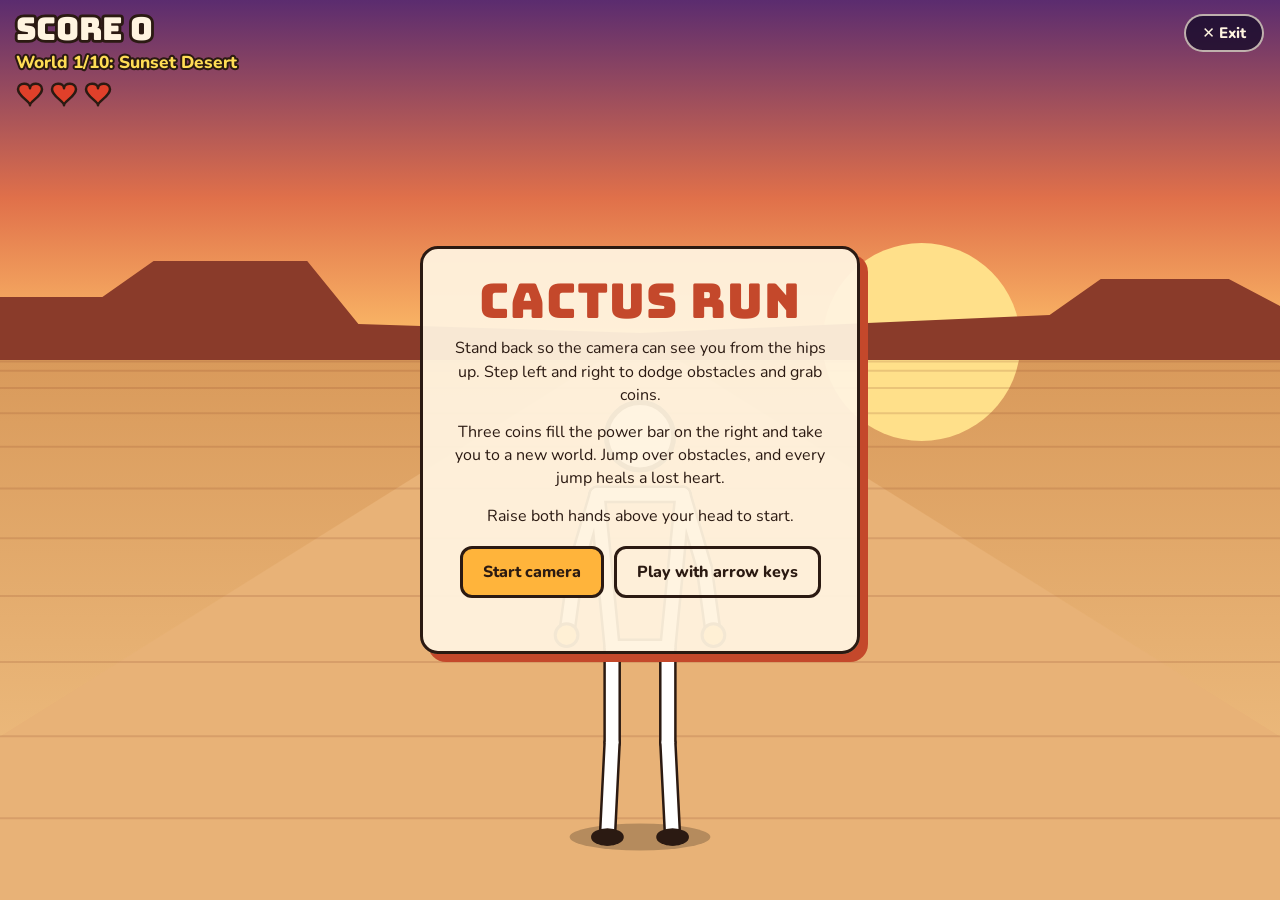
<file: games/cactus-run/index.html>
<!DOCTYPE html>
<html lang="en">
<head>
<meta charset="UTF-8">
<meta name="viewport" content="width=device-width, initial-scale=1, viewport-fit=cover">
<title>Cactus Run · fake0hs Arcade</title>
<link rel="preconnect" href="https://fonts.googleapis.com">
<link href="https://fonts.googleapis.com/css2?family=Bungee&family=Nunito:wght@600;800&display=swap" rel="stylesheet">
<link rel="stylesheet" href="style.css">
</head>
<body>
<canvas id="game"></canvas>
<video id="cam" playsinline muted></video>

<div id="overlay">
  <div class="card" id="card">
    <h1>Cactus Run</h1>
    <p>Stand back so the camera can see you from the hips up. Step left and right to dodge obstacles and grab coins.</p>
    <p>Three coins fill the power bar on the right and take you to a new world. Jump over obstacles, and every jump heals a lost heart.</p>
    <p>Raise both hands above your head to start.</p>
    <div class="row">
      <button id="btnCam">Start camera</button>
      <button id="btnKeys" class="secondary">Play with arrow keys</button>
    </div>
    <p id="status"></p>
  </div>
</div>

<a class="exit-btn" href="../../index.html" aria-label="Exit to the arcade">✕ Exit</a>

<script src="../../arcade-progress.js"></script>
<script src="game.js"></script>
</body>
</html>
</file>
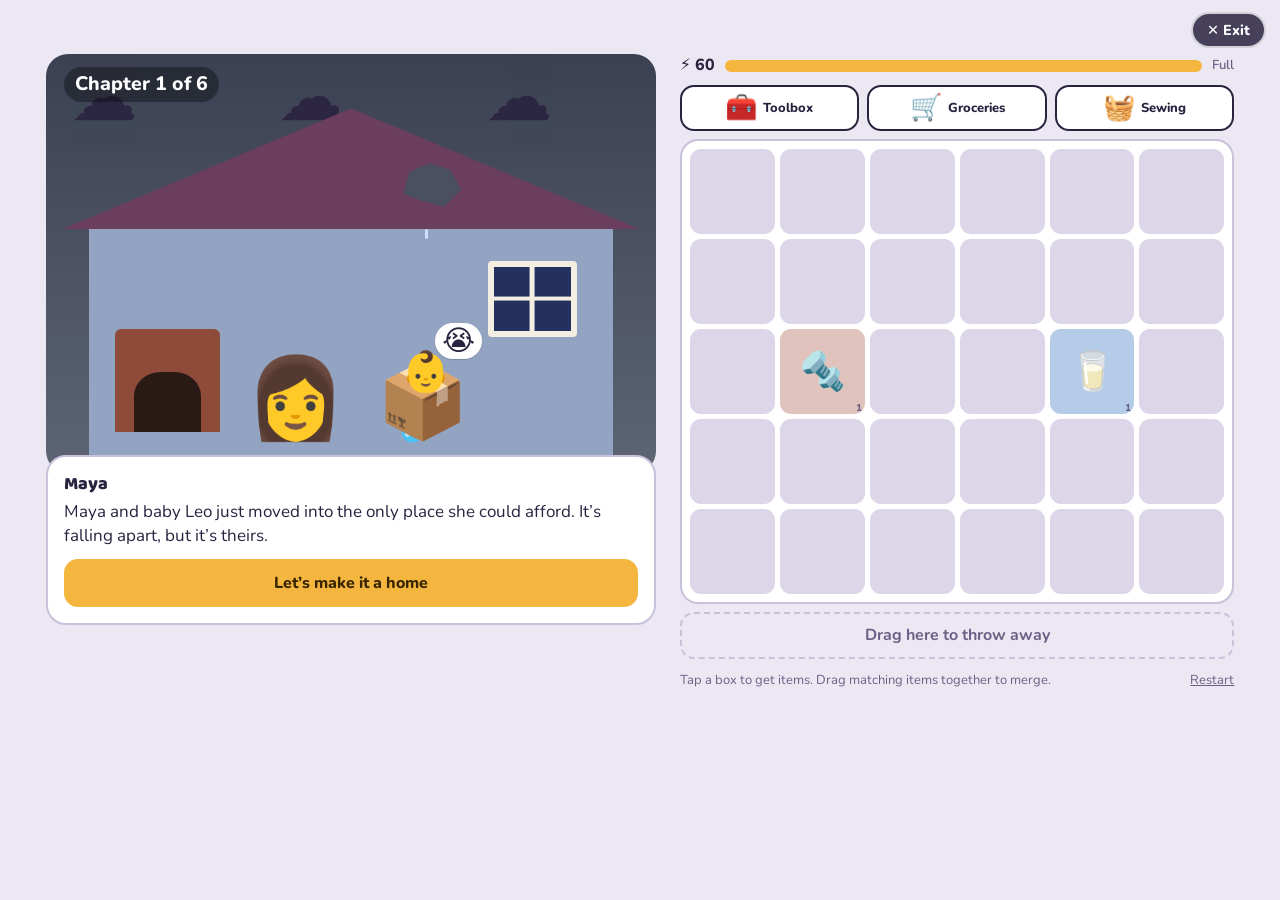
<file: games/home-for-leo/index.html>
<!doctype html>
<html lang="en">
<head>
<meta charset="utf-8">
<meta name="viewport" content="width=device-width, initial-scale=1, viewport-fit=cover">
<title>Home for Leo · fake0hs Arcade</title>
<link rel="preconnect" href="https://fonts.googleapis.com">
<link rel="preconnect" href="https://fonts.gstatic.com" crossorigin>
<link href="https://fonts.googleapis.com/css2?family=Baloo+2:wght@600;800&family=Nunito:wght@400;600;800&display=swap" rel="stylesheet">
<style>
:root{
  --bg:#ECE8F3; --ink:#2A2340; --muted:#6A6185; --card:#FFFFFF; --cell:#DCD6E8; --line:#C9C1DA;
  --sun:#F4B63F; --sun-ink:#3A2600; --bad:#C2413B; --good:#2F8A57;
  color-scheme:light;
  box-sizing:border-box;
  padding-top:env(safe-area-inset-top,0px);
  padding-bottom:env(safe-area-inset-bottom,0px);
}
@media (prefers-color-scheme:dark){
  :root:not([data-theme="light"]){
    --bg:#17141F; --ink:#ECE7F7; --muted:#A79FC0; --card:#221D2E; --cell:#2C263B; --line:#3A3350;
    --sun:#F4B63F; --sun-ink:#2A1B00; --bad:#F07A73; --good:#6FD39A; color-scheme:dark;
  }
}
:root[data-theme="dark"]{
  --bg:#17141F; --ink:#ECE7F7; --muted:#A79FC0; --card:#221D2E; --cell:#2C263B; --line:#3A3350;
  --sun:#F4B63F; --sun-ink:#2A1B00; --bad:#F07A73; --good:#6FD39A; color-scheme:dark;
}
*,*::before,*::after{box-sizing:inherit}
html,body{margin:0;height:100%}
body{background:var(--bg);color:var(--ink);font:16px/1.45 Nunito,system-ui,-apple-system,"Segoe UI",sans-serif;-webkit-tap-highlight-color:transparent}
main{max-width:500px;margin:0 auto;padding:14px 14px 32px}
button{font:inherit;color:inherit}

/* ---------- scene ---------- */
.scene{position:relative;aspect-ratio:16/11;border-radius:22px;overflow:hidden;container-type:inline-size;
  background:linear-gradient(#1E2650,#3A3F78);transition:background 1.2s}
.scene.storm{background:linear-gradient(#3B4152,#5D6474)}
.scene.shake{animation:shake .45s}
@keyframes shake{20%,60%{transform:translateX(-6px)}40%,80%{transform:translateX(6px)}}
.sky{position:absolute;inset:0;pointer-events:none}
.cloud{position:absolute;font-size:11cqw;top:-1%;opacity:.9}
.moon{position:absolute;right:6%;top:5%;font-size:7cqw}
.star{position:absolute;font-size:2.6cqw;opacity:.8}
.rain i{position:absolute;top:-12%;width:.4cqw;height:7%;background:rgba(210,222,255,.65);border-radius:2px;animation:fall .75s linear infinite}
@keyframes fall{to{transform:translateY(1600%)}}

.house{position:absolute;left:7%;right:7%;bottom:0;top:13%}
.roof{position:absolute;left:-5%;right:-5%;top:0;height:33%;background:#6B3E5E;clip-path:polygon(50% 0,100% 100%,0 100%)}
.hole{position:absolute;left:60%;top:15%;width:11%;height:12%;background:#4A5062;clip-path:polygon(10% 20%,45% 0,80% 15%,100% 60%,70% 100%,30% 85%,0 70%)}
.patch{position:absolute;left:59%;top:15%;width:13%;height:12%;background:#B98552;border-radius:3px;transform:rotate(-8deg);display:none}
.fixed .hole{display:none}.fixed .patch{display:block}
.room{position:absolute;left:0;right:0;top:33%;bottom:0;background:#93A4C2;transition:background 1.2s;overflow:hidden}
.warm .room{background:#EFC28C}
.floor{position:absolute;left:0;right:0;bottom:0;height:17%;background:repeating-linear-gradient(90deg,#7D5236 0 14%,#6E4730 14% 15%)}
.window{position:absolute;right:7%;top:13%;width:17%;height:31%;background:#24305E;border:1cqw solid #F4EDE1;border-radius:4px}
.window::before,.window::after{content:"";position:absolute;background:#F4EDE1}
.window::before{left:50%;top:0;bottom:0;width:.8cqw;transform:translateX(-50%)}
.window::after{top:50%;left:0;right:0;height:.8cqw;transform:translateY(-50%)}
.fireplace{position:absolute;left:5%;bottom:17%;width:20%;height:42%;background:#8E4B3A;border-radius:6px 6px 0 0}
.fireplace .opening{position:absolute;left:18%;right:18%;bottom:0;height:58%;background:#2A1A16;border-radius:40% 40% 0 0;display:grid;place-items:end center;font-size:7cqw;line-height:1}
.prop{position:absolute;line-height:1;transition:opacity .6s, transform .6s}
.mom{left:30%;bottom:14%;font-size:13cqw}
.crib{left:55%;bottom:14%;font-size:12cqw}
.baby{left:59.5%;bottom:33%;font-size:6.5cqw}
.bubble{position:absolute;left:66%;bottom:47%;background:#fff;border-radius:999px;padding:.6cqw 1.2cqw;font-size:4.6cqw;line-height:1;box-shadow:0 1px 0 rgba(0,0,0,.15)}
.teddy{left:72%;bottom:14%;font-size:6cqw}
.bottle{left:47%;bottom:15%;font-size:4.5cqw}
.cake{left:41%;bottom:15%;font-size:7cqw}
.balloon{font-size:7cqw}
.puddle{left:58%;bottom:13%;font-size:5cqw}
.drip{position:absolute;left:64%;top:0;width:.6cqw;height:4%;background:#CFE0FF;border-radius:3px;animation:drip 1s linear infinite}
@keyframes drip{to{transform:translateY(1100%)}}
.hide{opacity:0;transform:scale(.6);pointer-events:none}
.chapter{position:absolute;left:3%;top:3%;background:rgba(0,0,0,.35);color:#fff;font-weight:800;font-size:3.2cqw;padding:.6cqw 1.8cqw;border-radius:999px}

/* ---------- story card ---------- */
.story{margin-top:-18px;position:relative;z-index:2;background:var(--card);border-radius:20px;padding:14px 16px 16px;border:2px solid var(--line)}
.who{font-family:"Baloo 2",Nunito,sans-serif;font-weight:800;font-size:18px;margin:0}
.say{margin:2px 0 10px;font-size:17px}
.opts{display:grid;grid-template-columns:1fr 1fr;gap:8px}
.opts button,.go{border:2px solid var(--line);background:var(--bg);border-radius:14px;padding:12px 10px;cursor:pointer;font-weight:800;line-height:1.25}
.opts button:hover{border-color:var(--ink)}
.go{width:100%;background:var(--sun);border-color:var(--sun);color:var(--sun-ink)}
.go:disabled{opacity:.45;cursor:not-allowed}
button:focus-visible{outline:3px solid var(--sun);outline-offset:2px}
.needs{display:flex;gap:8px;margin-bottom:10px;flex-wrap:wrap}
.need{display:flex;align-items:center;gap:8px;padding:6px 12px 6px 8px;border-radius:12px;background:var(--bg);border:2px dashed var(--line);font-weight:700;font-size:14px}
.need b{font-size:26px;line-height:1}
.need.have{border-style:solid;border-color:var(--good)}
.need.have::after{content:"✓";color:var(--good);font-weight:800}
.fail{color:var(--bad);font-weight:800}
.yay{color:var(--good);font-weight:800}

/* ---------- energy + generators ---------- */
.bar{display:flex;align-items:center;gap:10px;margin:14px 0 8px;font-weight:800}
.meter{flex:1;height:12px;border-radius:999px;background:var(--cell);overflow:hidden}
.meter i{display:block;height:100%;background:var(--sun);transition:width .3s}
.gens{display:grid;grid-template-columns:repeat(3,1fr);gap:8px;margin-bottom:8px}
.gen{display:flex;align-items:center;justify-content:center;gap:6px;padding:8px;border-radius:14px;border:2px solid var(--ink);background:var(--card);cursor:pointer;font-weight:800;font-size:13px}
.gen span{font-size:26px;line-height:1}
.gen:active{transform:scale(.96)}
.gen:disabled{opacity:.4;cursor:not-allowed}

/* ---------- board ---------- */
.board{display:grid;grid-template-columns:repeat(6,1fr);gap:5px;padding:8px;border-radius:18px;background:var(--card);border:2px solid var(--line);touch-action:none;user-select:none}
.cell{aspect-ratio:1;border-radius:11px;background:var(--cell);border:none;padding:0;display:grid;place-items:center;position:relative;cursor:pointer;font-size:clamp(22px,7.4vw,34px);line-height:1}
.cell.full{background:color-mix(in srgb,hsl(var(--h) 75% 60%) 28%,var(--cell))}
.cell .lv{position:absolute;right:3px;bottom:1px;font-size:10px;font-weight:800;color:var(--muted)}
.cell.want{box-shadow:0 0 0 2.5px var(--good) inset}
.cell.sel{outline:3px solid var(--sun);outline-offset:1px}
.cell.match{box-shadow:0 0 0 3px var(--sun) inset}
.cell.lifting>span{opacity:.25}
.pop{animation:pop .3s ease-out}
@keyframes pop{0%{transform:scale(.5)}60%{transform:scale(1.2)}100%{transform:scale(1)}}
.ghost{position:fixed;pointer-events:none;z-index:50;font-size:44px;transform:translate(-50%,-60%);filter:drop-shadow(0 6px 8px rgba(0,0,0,.3))}
.trash{margin-top:8px;width:100%;padding:10px;border-radius:14px;border:2px dashed var(--line);background:transparent;color:var(--muted);font-weight:700;cursor:pointer}
.trash.hover,.trash.ready{border-color:var(--bad);color:var(--bad)}
.foot{display:flex;justify-content:space-between;margin-top:12px;font-size:13px;color:var(--muted)}
.foot button{background:none;border:none;color:var(--muted);text-decoration:underline;cursor:pointer;padding:0}
@media (prefers-reduced-motion:reduce){.rain i,.drip,.pop,.scene.shake{animation:none}.prop{transition:none}}

/* ---------- exit to arcade ---------- */
.exit-btn{position:fixed;top:calc(12px + env(safe-area-inset-top,0px));right:14px;z-index:50;
  font:800 .9rem Nunito,system-ui,sans-serif;color:#fff;text-decoration:none;
  background:rgba(42,35,64,.85);border:2px solid rgba(255,255,255,.75);border-radius:99px;padding:6px 14px}
.exit-btn:hover{background:#C2413B}
.exit-btn:focus-visible{outline:3px solid var(--sun);outline-offset:3px}
@media (max-width:620px){main{padding-top:56px}}

/* ---------- landscape screens (computers, tablets lying down): two columns, no scrolling ---------- */
@media (orientation:landscape) and (min-width:820px){
  main{max-width:min(1240px,96vw);display:grid;grid-template-columns:minmax(0,1.1fr) minmax(0,1fr);
       grid-template-rows:auto auto auto auto 1fr;column-gap:24px;align-items:start;padding:54px 20px 12px}
  .scene{grid-column:1;grid-row:1 / 6;align-self:start;width:min(100%,calc((100vh - 300px) * 16 / 11));justify-self:center}
  .story{grid-column:1;grid-row:1 / 6;align-self:start;margin-top:calc(min(68.75%, 100vh - 300px) - 18px);width:min(100%,calc((100vh - 300px) * 16 / 11 + 40px));justify-self:center}   /* right under the house */
  .bar{grid-column:2;grid-row:1;margin-top:0}
  .gens{grid-column:2;grid-row:2}
  .board{grid-column:2;grid-row:3;width:min(100%,calc((100vh - 270px) * 1.2));justify-self:center}
  .cell{font-size:clamp(20px,4.2vh,40px)}
  .trash{grid-column:2;grid-row:4;width:min(100%,calc((100vh - 270px) * 1.2));justify-self:center}
  .foot{grid-column:2;grid-row:5}
}
</style>
</head>
<body>
<a class="exit-btn" href="../../index.html" aria-label="Exit to the arcade">✕ Exit</a>
<main>
  <div class="scene storm" id="scene" aria-hidden="true">
    <div class="sky">
      <span class="cloud" style="left:4%">☁️</span><span class="cloud" style="left:38%">☁️</span><span class="cloud" style="left:72%">☁️</span>
      <span class="moon">🌙</span>
      <span class="star" style="left:12%;top:6%">✦</span><span class="star" style="left:30%;top:14%">✦</span><span class="star" style="left:55%;top:4%">✦</span><span class="star" style="left:78%;top:20%">✦</span>
      <div class="rain" id="rain"></div>
    </div>
    <div class="house" id="house">
      <div class="roof"></div><div class="hole"></div><div class="patch"></div>
      <div class="room">
        <div class="drip" id="drip"></div>
        <div class="window"></div>
        <div class="fireplace"><div class="opening"><span id="fire" class="hide" style="transition:opacity .6s">🔥</span></div></div>
        <span class="prop balloon hide" id="b1" style="left:30%;top:4%">🎈</span>
        <span class="prop balloon hide" id="b2" style="left:44%;top:9%">🎈</span>
        <span class="prop puddle" id="puddle">💧</span>
        <span class="prop mom">👩</span>
        <span class="prop crib" id="crib">📦</span>
        <span class="prop baby">👶</span>
        <span class="bubble" id="mood">😭</span>
        <span class="prop teddy hide" id="teddy">🧸</span>
        <span class="prop bottle hide" id="bottle">🍼</span>
        <span class="prop cake hide" id="cake">🎂</span>
      </div>
    </div>
    <span class="chapter" id="chapter"></span>
  </div>

  <section class="story" id="story" aria-live="polite"></section>

  <div class="bar"><span>⚡ <span id="energy">0</span></span><div class="meter"><i id="meter"></i></div><span id="regen" style="font-weight:600;color:var(--muted);font-size:13px"></span></div>
  <div class="gens" id="gens"></div>
  <div class="board" id="board" aria-label="Merge board"></div>
  <button class="trash" id="trash" type="button">Drag here to throw away</button>

  <div class="foot"><span>Tap a box to get items. Drag matching items together to merge.</span><button id="reset">Restart</button></div>
</main>

<script src="../../arcade-progress.js"></script>
<script>
const CH = {
  t:{gen:['🧰','Toolbox'], h:28,  items:[['🔩','Screws'],['🔨','Hammer'],['🪚','Saw'],['🪜','Ladder'],['🛠️','Power tools']]},
  k:{gen:['🛒','Groceries'], h:200, items:[['🥛','Milk'],['🍼','Bottle'],['🥣','Baby food'],['🍲','Hot meal'],['🎂','Cake']]},
  c:{gen:['🧺','Sewing'], h:320, items:[['🧵','Thread'],['🧶','Yarn'],['🧣','Scarf'],['🧸','Teddy bear'],['🎁','Gift']]},
};
const MAXL = 5, N = 30, EMAX = 60, REGEN = 3, SAVE = 'home-for-leo-v1' + (window.ArcadeProgress && ArcadeProgress.player() ? ':' + ArcadeProgress.player() : '');
const em = (c,l) => CH[c].items[l-1][0];
const nm = (c,l) => CH[c].items[l-1][1];

const STEPS = [
  { title:'The leaky roof', mood:'😭',
    say:'Rain is pouring through the roof, right onto Leo’s box. What should Maya do?',
    opts:[{l:'Put a pot under the leak', fail:'The pot fills up in an hour. Leo is soaked and screaming.'},
          {l:'Patch the roof', ok:true}],
    order:'Maya needs a hammer and screws to patch that hole.',
    need:[['t',2],['t',1]], flag:'roof', done:'No more drips. Leo finally stops crying.' },
  { title:'An empty fridge', mood:'😫',
    say:'Leo is hungry, and there’s almost nothing in the fridge.',
    opts:[{l:'Give him cold tap water', fail:'Leo spits it out and wails even louder.'},
          {l:'Warm up a bottle', ok:true}],
    order:'Make a warm bottle for Leo.',
    need:[['k',2]], flag:'bottle', done:'Leo drinks every drop and gives Maya a sleepy smile.' },
  { title:'A freezing night', mood:'🥶',
    say:'It’s freezing tonight. Maya can see her breath inside the house.',
    opts:[{l:'Burn the furniture', fail:'Now there’s nowhere to sit, and it’s still cold.'},
          {l:'Chop firewood, knit a scarf', ok:true}],
    order:'She needs a saw for firewood and a scarf for Leo.',
    need:[['t',3],['c',3]], flag:'fire', done:'The fireplace crackles. The whole house finally feels warm.' },
  { title:'A real bed', mood:'😣',
    say:'Leo has been sleeping in a cardboard box since they moved in.',
    opts:[{l:'Tape on more cardboard', fail:'It’s still a box. Just a slightly bigger box.'},
          {l:'Build a real crib', ok:true}],
    order:'Build a crib: a ladder’s worth of wood and some yarn for a blanket.',
    need:[['t',4],['c',2]], flag:'bed', done:'A real crib with a soft blanket. Leo sleeps through the night.' },
  { title:'Scared of the dark', mood:'😨',
    say:'Leo keeps waking up scared of the dark.',
    opts:[{l:'Leave every light on all night', fail:'The electric bill arrives. Maya almost faints.'},
          {l:'Give him something to hug', ok:true}],
    order:'Sew Leo a teddy bear.',
    need:[['c',4]], flag:'teddy', done:'Leo hugs the bear and drifts off, smiling.' },
  { title:'First birthday', mood:'🥺',
    say:'It’s Leo’s first birthday! Money is still tight.',
    opts:[{l:'Skip it this year', fail:'Leo looks at the empty table. Maya can’t do that to him.'},
          {l:'Throw a little party', ok:true}],
    order:'Bake a cake and make a hot meal for the guests.',
    need:[['k',5],['k',4]], flag:'party', done:'Candles, balloons, and a very messy baby. Best day ever.' },
];

const R = Math.random;
let S;
function fresh(){
  const b = Array(N).fill(null);
  b[13] = {c:'t',l:1}; b[16] = {c:'k',l:1};
  return {step:0, phase:'intro', board:b, energy:EMAX, flags:{}, fails:0, t:Date.now(), regenT:0};
}

/* ---------- scene ---------- */
const $id = id => document.getElementById(id);
function show(id, on){ $id(id).classList.toggle('hide', !on); }
function renderScene(){
  const f = S.flags, scene = $id('scene'), house = $id('house');
  scene.classList.toggle('storm', !f.roof);
  house.classList.toggle('fixed', !!f.roof);
  house.classList.toggle('warm', !!f.fire);
  document.querySelectorAll('.cloud').forEach(c=>c.style.display = f.roof ? 'none' : '');
  document.querySelector('.moon').style.display = f.roof ? '' : 'none';
  document.querySelectorAll('.star').forEach(s=>s.style.display = f.roof ? '' : 'none');
  const rain = $id('rain');
  if (!f.roof && !rain.children.length){
    for (let i=0;i<22;i++){ const d=document.createElement('i'); d.style.left=(i*4.6+R()*3)+'%'; d.style.animationDelay=(-R()*0.75)+'s'; rain.appendChild(d); }
  } else if (f.roof) rain.innerHTML='';
  $id('drip').style.display = f.roof ? 'none' : '';
  show('puddle', !f.roof);
  show('fire', !!f.fire);
  $id('crib').textContent = f.bed ? '🛏️' : '📦';
  show('bottle', !!f.bottle && !f.party);
  show('teddy', !!f.teddy);
  show('cake', !!f.party); show('b1', !!f.party); show('b2', !!f.party);
  let mood = '😊';
  if (S.phase === 'end') mood = '🥳';
  else if (S.phase !== 'done' && STEPS[S.step]) mood = S.lastFail ? '😭' : STEPS[S.step].mood;
  else if (S.phase === 'done' && S.step === 4) mood = '😴';
  $id('mood').textContent = mood;
  $id('chapter').textContent = S.phase === 'end' ? 'The end' : `Chapter ${Math.min(S.step+1, STEPS.length)} of ${STEPS.length}`;
}

/* ---------- story ---------- */
const storyEl = $id('story');
function renderStory(){
  const st = STEPS[S.step];
  let h = `<p class="who">Maya</p>`;
  if (S.phase === 'intro'){
    h += `<p class="say">Maya and baby Leo just moved into the only place she could afford. It’s falling apart, but it’s theirs.</p><button class="go" id="next">Let’s make it a home</button>`;
  } else if (S.phase === 'choice'){
    h += S.lastFail ? `<p class="say fail">${S.lastFail}</p><p class="say">Try again. ${st.say}</p>` : `<p class="say">${st.say}</p>`;
    h += `<div class="opts">${st.opts.map((o,i)=>`<button data-o="${i}">${o.l}</button>`).join('')}</div>`;
  } else if (S.phase === 'order'){
    h += `<p class="say">${st.order}</p><div class="needs">${st.need.map(([c,l],i)=>`<span class="need" data-n="${i}"><b>${em(c,l)}</b>${nm(c,l)} · level ${l}</span>`).join('')}</div><button class="go" id="deliver">Use these</button>`;
  } else if (S.phase === 'done'){
    h += `<p class="say yay">${st.done}</p><button class="go" id="next">${S.step === STEPS.length-1 ? 'Finish' : 'Next chapter'}</button>`;
  } else {
    h += `<p class="say">A dry roof, a warm fire, a full fridge, and a happy kid. It’s not a mansion. It’s home.</p><p class="say" style="color:var(--muted);font-size:14px">Wrong choices along the way: ${S.fails}</p><button class="go" id="again">Play again</button>`;
  }
  storyEl.innerHTML = h;
  const nx = $id('next'); if (nx) nx.onclick = advance;
  const dv = $id('deliver'); if (dv) dv.onclick = deliver;
  const ag = $id('again'); if (ag) ag.onclick = ()=>{ S = fresh(); renderAll(); save(); };
  storyEl.querySelectorAll('[data-o]').forEach(b=>b.onclick = ()=>choose(+b.dataset.o));
  updateNeeds();
}
function advance(){
  if (S.phase === 'intro'){ S.phase = 'choice'; }
  else if (S.phase === 'done'){
    if (S.step >= STEPS.length-1){ S.phase = 'end'; if (window.ArcadeProgress) ArcadeProgress.complete(); }
    else { S.step++; S.phase = 'choice'; }
  }
  renderAll(); save();
}
function choose(i){
  const o = STEPS[S.step].opts[i];
  if (o.ok){ S.lastFail = null; S.phase = 'order'; }
  else {
    S.lastFail = o.fail; S.fails++;
    const sc = $id('scene'); sc.classList.remove('shake'); void sc.offsetWidth; sc.classList.add('shake');
  }
  renderAll(); save();
}
function findNeeds(){
  const st = STEPS[S.step], used = new Set();
  return st.need.map(([c,l])=>{
    const i = S.board.findIndex((x,j)=>x && x.c===c && x.l===l && !used.has(j));
    if (i >= 0) used.add(i); return i;
  });
}
function updateNeeds(){
  if (S.phase !== 'order') return;
  const found = findNeeds();
  storyEl.querySelectorAll('.need').forEach(el=>el.classList.toggle('have', found[+el.dataset.n] >= 0));
  const dv = $id('deliver'); if (dv) dv.disabled = found.some(i=>i<0);
}
function deliver(){
  const found = findNeeds(); if (found.some(i=>i<0)) return;
  found.forEach(i=>S.board[i]=null);
  S.flags[STEPS[S.step].flag] = true;
  S.energy = Math.min(EMAX, S.energy + 15);
  S.phase = 'done'; selected = null;
  renderAll(); save();
}

/* ---------- generators + board ---------- */
const gensEl = $id('gens'), boardEl = $id('board'), trashEl = $id('trash');
gensEl.innerHTML = Object.entries(CH).map(([k,v])=>`<button class="gen" data-g="${k}" type="button"><span>${v.gen[0]}</span>${v.gen[1]}</button>`).join('');
gensEl.querySelectorAll('.gen').forEach(b=>b.onclick = ()=>spawn(b.dataset.g));
let popAt = -1, selected = null;
function spawn(c){
  if (S.energy < 1) return;
  const e = S.board.map((x,i)=>x?-1:i).filter(i=>i>=0);
  if (!e.length){ storyFlash('The board is full. Merge or throw something away.'); return; }
  const i = e[Math.floor(R()*e.length)];
  S.board[i] = {c, l: R() < .15 ? 2 : 1};
  S.energy--; popAt = i;
  renderBoard(); renderEnergy(); save();
}
function storyFlash(msg){ trashEl.textContent = msg; setTimeout(renderTrash, 2200); }

function renderBoard(){
  const want = S.phase === 'order' ? STEPS[S.step].need : [];
  const sel = selected !== null ? S.board[selected] : null;
  boardEl.innerHTML = '';
  S.board.forEach((x,i)=>{
    const b = document.createElement('button'); b.type = 'button'; b.className = 'cell'; b.dataset.i = i;
    if (x){
      b.classList.add('full'); b.style.setProperty('--h', CH[x.c].h);
      b.innerHTML = `<span>${em(x.c,x.l)}</span><span class="lv">${x.l}</span>`;
      b.setAttribute('aria-label', `${nm(x.c,x.l)}, level ${x.l}`);
      if (want.some(([c,l])=>c===x.c && l===x.l)) b.classList.add('want');
      if (sel && i !== selected && x.c===sel.c && x.l===sel.l && x.l<MAXL) b.classList.add('match');
    } else b.setAttribute('aria-label','Empty');
    if (i === selected) b.classList.add('sel');
    if (i === popAt) b.classList.add('pop');
    boardEl.appendChild(b);
  });
  popAt = -1;
  renderTrash(); updateNeeds();
}
function renderTrash(){
  const x = selected !== null ? S.board[selected] : null;
  trashEl.classList.toggle('ready', !!x);
  trashEl.textContent = x ? `Throw away ${nm(x.c,x.l)}` : 'Drag here to throw away';
}
function act(a,b){
  if (a===b) return;
  const A = S.board[a], B = S.board[b]; if (!A) return;
  if (!B){ S.board[b]=A; S.board[a]=null; }
  else if (A.c===B.c && A.l===B.l && A.l<MAXL){ S.board[b]={c:A.c,l:A.l+1}; S.board[a]=null; popAt=b; }
  else { S.board[a]=B; S.board[b]=A; }
}
trashEl.onclick = ()=>{ if (selected!==null){ S.board[selected]=null; selected=null; renderBoard(); save(); } };

let drag = null;
boardEl.addEventListener('pointerdown', e=>{
  const cell = e.target.closest('.cell'); if (!cell) return;
  drag = {from:+cell.dataset.i, x:e.clientX, y:e.clientY, moved:false, ghost:null};
});
window.addEventListener('pointermove', e=>{
  if (!drag) return;
  const x = S.board[drag.from];
  if (!drag.moved && x && Math.hypot(e.clientX-drag.x, e.clientY-drag.y) > 6){
    drag.moved = true; selected = drag.from; renderBoard();
    boardEl.children[drag.from].classList.add('lifting');
    drag.ghost = document.createElement('div'); drag.ghost.className='ghost'; drag.ghost.textContent = em(x.c,x.l);
    document.body.appendChild(drag.ghost);
  }
  if (drag.moved){
    drag.ghost.style.left = e.clientX+'px'; drag.ghost.style.top = e.clientY+'px';
    const over = document.elementFromPoint(e.clientX, e.clientY);
    trashEl.classList.toggle('hover', !!(over && over.closest('#trash')));
  }
});
window.addEventListener('pointerup', e=>{
  if (!drag) return; const d = drag; drag = null;
  if (d.moved){
    d.ghost.remove(); trashEl.classList.remove('hover');
    const over = document.elementFromPoint(e.clientX, e.clientY);
    const cell = over && over.closest('.cell');
    if (cell) act(d.from, +cell.dataset.i);
    else if (over && over.closest('#trash')) S.board[d.from] = null;
    selected = null;
  } else {
    const i = d.from;
    if (selected === null){ if (S.board[i]) selected = i; }
    else if (selected === i) selected = null;
    else { act(selected, i); selected = null; }
  }
  renderBoard(); save();
});
window.addEventListener('pointercancel', ()=>{ if (drag&&drag.ghost) drag.ghost.remove(); drag=null; selected=null; renderBoard(); });

/* ---------- energy ---------- */
function renderEnergy(){
  $id('energy').textContent = Math.floor(S.energy);
  $id('meter').style.width = (S.energy/EMAX*100)+'%';
  $id('regen').textContent = S.energy >= EMAX ? 'Full' : `+1 in ${Math.ceil(REGEN - S.regenT)}s`;
  gensEl.querySelectorAll('.gen').forEach(b=>b.disabled = S.energy < 1);
}
setInterval(()=>{
  if (S.energy < EMAX){
    S.regenT += 0.25;
    if (S.regenT >= REGEN){ S.regenT = 0; S.energy++; }
  } else S.regenT = 0;
  renderEnergy();
}, 250);

/* ---------- save ---------- */
function save(){ S.t = Date.now(); try{ localStorage.setItem(SAVE, JSON.stringify(S)); }catch(e){} }
function load(){
  S = fresh();
  try{
    const d = JSON.parse(localStorage.getItem(SAVE));
    if (d && Array.isArray(d.board) && d.board.length === N){
      S = Object.assign(fresh(), d);
      S.energy = Math.min(EMAX, S.energy + Math.floor((Date.now()-S.t)/1000/REGEN));
    }
  }catch(e){}
}
let resetArmed = null;
$id('reset').onclick = ()=>{
  const btn = $id('reset');
  if (!resetArmed){
    btn.textContent = 'Tap again to restart';
    btn.style.color = 'var(--bad)';
    resetArmed = setTimeout(()=>{ resetArmed = null; btn.textContent = 'Restart'; btn.style.color = ''; }, 3000);
    return;
  }
  clearTimeout(resetArmed); resetArmed = null;
  btn.textContent = 'Restart'; btn.style.color = '';
  S = fresh(); selected = null; renderAll(); save();
};

function renderAll(){ renderScene(); renderStory(); renderBoard(); renderEnergy(); }
load(); renderAll();
window.addEventListener('pagehide', save);
</script>
</body>
</html>
</file>
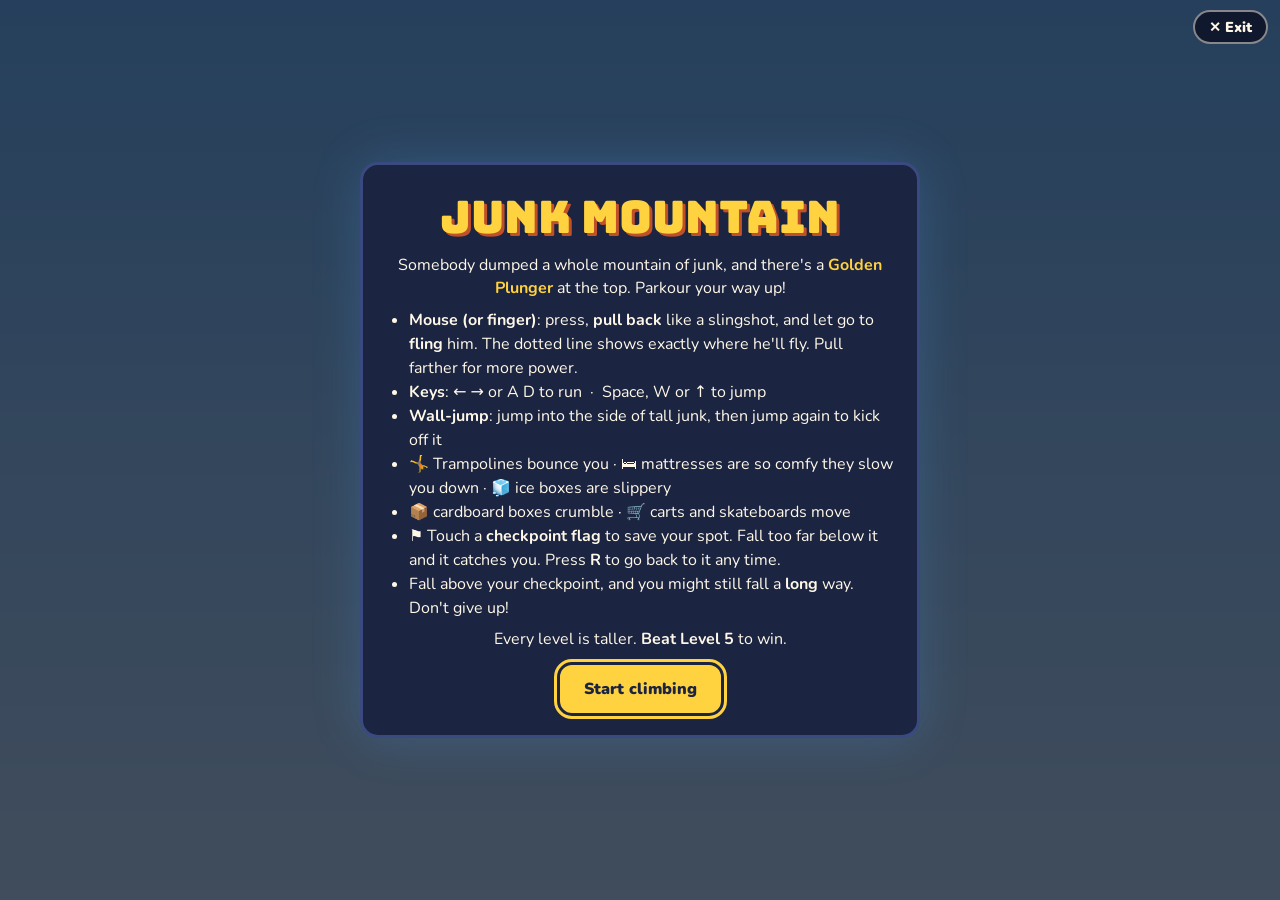
<file: games/junk-mountain/index.html>
<!DOCTYPE html>
<html lang="en">
<head>
<meta charset="UTF-8">
<meta name="viewport" content="width=device-width, initial-scale=1, viewport-fit=cover">
<title>Junk Mountain · fake0hs Arcade</title>
<link rel="preconnect" href="https://fonts.googleapis.com">
<link href="https://fonts.googleapis.com/css2?family=Bungee&family=Nunito:wght@700;900&display=swap" rel="stylesheet">
<!--
  Junk Mountain: a parkour climbing game for fake0hs Arcade.
  Climb a giant pile of random junk to grab the Golden Plunger at the top. Fall, and you might
  fall a LONG way. Every level is taller than the last. Reach the top of Level 5 to beat it.
  Controls: arrows / A D to run, Space / W / up to jump (hold for higher), jump off walls to wall-jump.
-->
<style>
  :root { color-scheme: dark; --ink: #fff8e8; --gold: #ffd23f; --panel: #1b2440; --blue: #4fb0ff; }
  * { box-sizing: border-box; }
  html, body { margin: 0; height: 100%; overflow: hidden; background: #0d1226; color: var(--ink); font-family: Nunito, system-ui, sans-serif; }
  canvas#game { position: fixed; inset: 0; width: 100%; height: 100%; display: block; touch-action: none; cursor: crosshair; }
  .exit-btn {
    position: fixed; top: calc(10px + env(safe-area-inset-top, 0px)); right: 12px; z-index: 30;
    font: 900 0.9rem Nunito, sans-serif; color: var(--ink); text-decoration: none;
    background: rgba(13, 18, 38, 0.85); border: 2px solid rgba(255, 248, 232, 0.5); border-radius: 99px; padding: 5px 14px;
  }
  .exit-btn:hover { border-color: #fff; background: #2a3a6a; }
  button:focus-visible, .exit-btn:focus-visible { outline: 3px solid var(--gold); outline-offset: 3px; }
  #overlay { position: fixed; inset: 0; z-index: 20; display: grid; place-items: center; padding: 18px; background: rgba(8, 10, 24, 0.7); }
  #overlay.hidden { display: none; }
  .card {
    width: min(560px, 100%); max-height: 92vh; overflow: auto; text-align: center;
    background: var(--panel); border: 3px solid #3a4a80; border-radius: 18px; padding: 22px 24px;
    box-shadow: 0 0 50px rgba(79, 176, 255, 0.2);
  }
  .card h1 { font-family: Bungee, Impact, sans-serif; font-weight: 400; margin: 0 0 6px; font-size: clamp(1.9rem, 6vw, 2.8rem); color: var(--gold); text-shadow: 3px 3px 0 #c0502a; }
  .card p { margin: 8px 0; line-height: 1.45; }
  .card ul { text-align: left; margin: 8px 0; padding-left: 22px; line-height: 1.5; }
  .row { display: flex; gap: 10px; justify-content: center; flex-wrap: wrap; margin-top: 14px; }
  .card button {
    font: 900 1rem Nunito, sans-serif; cursor: pointer; padding: 11px 22px; border-radius: 12px;
    border: 2px solid var(--gold); background: var(--gold); color: #1b2440;
  }
  .card button.secondary { background: transparent; color: var(--ink); border-color: #3a4a80; }
  .small { font-size: 0.85rem; opacity: 0.75; }
  #touch { position: fixed; left: 0; right: 0; bottom: 0; z-index: 10; display: none; justify-content: space-between; align-items: flex-end;
           padding: 10px 14px calc(14px + env(safe-area-inset-bottom, 0px)); pointer-events: none; }
  #touch.on { display: flex; }
  #touch button {
    pointer-events: auto; touch-action: none; user-select: none; -webkit-user-select: none; cursor: pointer;
    font: 900 1.3rem Nunito, sans-serif; color: var(--ink); background: rgba(27, 36, 64, 0.85);
    border: 2px solid #4a5a90; border-radius: 16px; width: 74px; height: 64px; margin-right: 8px;
  }
  #touch button.down { background: #3a4a80; }
  #touch .jump { width: 110px; height: 90px; border-radius: 50%; background: rgba(200, 140, 20, 0.9); border-color: var(--gold); color: #1b2440; margin: 0; }
</style>
</head>
<body>
<canvas id="game"></canvas>
<a class="exit-btn" href="../../index.html" aria-label="Exit to the arcade">✕ Exit</a>
<div id="touch" aria-hidden="true">
  <div><button data-k="left">◀</button><button data-k="right">▶</button><button data-k="cp" aria-label="Back to checkpoint">⚑</button></div>
  <button class="jump" data-k="jump">JUMP</button>
</div>
<div id="overlay">
  <div class="card" id="card"></div>
</div>

<script src="../../arcade-progress.js"></script>
<script>
(function () {
"use strict";
const canvas = document.getElementById("game");
const ctx = canvas.getContext("2d");
const overlay = document.getElementById("overlay");
const card = document.getElementById("card");
const touchEl = document.getElementById("touch");
const reduceMotion = window.matchMedia("(prefers-reduced-motion: reduce)").matches;
const isTouch = window.matchMedia("(pointer: coarse)").matches;

let W = 0, H = 0, DPR = 1;
function resize() {
  DPR = Math.min(window.devicePixelRatio || 1, 2);
  W = window.innerWidth; H = window.innerHeight;
  canvas.width = W * DPR; canvas.height = H * DPR;
  ctx.setTransform(DPR, 0, 0, DPR, 0, 0);
}
window.addEventListener("resize", resize);
resize();

// =====================================================================
// AUDIO
// =====================================================================
let actx = null, noiseBuf = null;
function audio() {
  if (!actx) {
    try { actx = new (window.AudioContext || window.webkitAudioContext)(); } catch (e) { return null; }
    noiseBuf = actx.createBuffer(1, actx.sampleRate, actx.sampleRate);
    const d = noiseBuf.getChannelData(0); for (let i = 0; i < d.length; i++) d[i] = Math.random() * 2 - 1;
  }
  if (actx.state === "suspended") actx.resume();
  return actx;
}
function tone(f, dur, type, vol, delay, slide) {
  const a = audio(); if (!a) return;
  const o = a.createOscillator(), g = a.createGain(), t0 = a.currentTime + (delay || 0);
  o.type = type || "square"; o.frequency.setValueAtTime(f, t0);
  if (slide) o.frequency.exponentialRampToValueAtTime(slide, t0 + dur);
  g.gain.setValueAtTime(vol || 0.05, t0); g.gain.exponentialRampToValueAtTime(0.0001, t0 + dur);
  o.connect(g).connect(a.destination); o.start(t0); o.stop(t0 + dur + 0.05);
}
function noise(dur, vol, freq) {
  const a = audio(); if (!a) return;
  const s = a.createBufferSource(), f = a.createBiquadFilter(), g = a.createGain(), t0 = a.currentTime;
  s.buffer = noiseBuf; f.type = "bandpass"; f.frequency.value = freq;
  g.gain.setValueAtTime(vol, t0); g.gain.exponentialRampToValueAtTime(0.0001, t0 + dur);
  s.connect(f).connect(g).connect(a.destination); s.start(t0); s.stop(t0 + dur + 0.05);
}
const sfx = {
  jump() { tone(330, 0.12, "square", 0.05, 0, 660); },
  wall() { tone(440, 0.1, "square", 0.05, 0, 880); noise(0.06, 0.15, 2000); },
  land(big) { noise(big ? 0.25 : 0.08, big ? 0.5 : 0.15, big ? 300 : 900); if (big) tone(90, 0.25, "sine", 0.3, 0, 50); },
  bounce() { tone(220, 0.3, "sine", 0.12, 0, 880); },
  crumble() { noise(0.4, 0.3, 500); },
  whistle() { tone(1400, 1.2, "sine", 0.04, 0, 300); },
  win() { [523, 659, 784, 1047, 784, 1047, 1319].forEach((f, i) => tone(f, 0.22, "square", 0.06, i * 0.1)); },
  pop() { tone(880, 0.06, "triangle", 0.06); },
  fling() { tone(200, 0.25, "sawtooth", 0.06, 0, 900); noise(0.15, 0.2, 1500); },
  checkpoint() { [523, 784, 1047].forEach((f, i) => tone(f, 0.12, "triangle", 0.07, i * 0.06)); }
};

// =====================================================================
// THE JUNK (every object is a solid box you can stand on and jump off)
// =====================================================================
const JUNK = {
  crate:     { w: [80, 120], h: [60, 90] },
  tires:     { w: [70, 90], h: [70, 110] },
  couch:     { w: [150, 200], h: [60, 75] },
  fridge:    { w: [70, 85], h: [140, 190], tall: true },
  bookshelf: { w: [80, 100], h: [150, 200], tall: true },
  tv:        { w: [90, 120], h: [60, 80] },
  piano:     { w: [140, 180], h: [90, 110] },
  tub:       { w: [150, 180], h: [55, 65] },
  car:       { w: [210, 250], h: [80, 95] },
  pizza:     { w: [90, 110], h: [40, 60] },
  duck:      { w: [110, 140], h: [90, 110] },
  washer:    { w: [80, 90], h: [85, 95] },
  cone:      { w: [50, 60], h: [55, 65] },
  boombox:   { w: [100, 130], h: [55, 65] },
  toilet:    { w: [70, 80], h: [80, 90] },
  // special junk
  trampoline:{ w: [100, 130], h: [30, 36], bouncy: true },
  mattress:  { w: [140, 170], h: [36, 44], slow: true },        // so comfy it slows you down
  icebox:    { w: [120, 150], h: [60, 70], slippery: true },
  boxes:     { w: [90, 110], h: [50, 60], crumbly: true },
  cart:      { w: [100, 120], h: [50, 56], moving: true },
  skateboard:{ w: [110, 120], h: [24, 28], moving: true }
};
const NORMAL = ["crate", "tires", "couch", "fridge", "bookshelf", "tv", "piano", "tub", "car", "pizza", "duck", "washer", "cone", "boombox", "toilet"];
const SPECIAL = ["trampoline", "mattress", "icebox", "boxes", "cart", "skateboard"];

const WORLD_W = 1000, UNIT_PER_M = 50, WIN_LEVEL = 5;
function levelHeight(L) { return 1500 + L * 800; }        // each level is taller than the last

// little seeded random, so a level is the same every time you try it
function rng(seed) { let s = seed >>> 0; return () => { s = (s * 1664525 + 1013904223) >>> 0; return s / 4294967296; }; }

let level = 1, objs = [], summit = null, decor = [], checkpoints = [], cpIndex = -1;

// Can a player standing on "a" get onto "b"? Tries jumps the way a person would (from different spots,
// steering at different moments) using the same physics as the game. Used while building each level,
// so every level can always be climbed.
const C_PW = 26, C_PH = 44, C_G = 2300, C_RUN = 330, C_JUMP = 830, C_DT = 1 / 120;
function canJump(a, b, list) {
  const d = (b.x + b.w / 2 > a.x + a.w / 2) ? 1 : -1;
  const lo = Math.min(a.x, b.x) - 220, hi = Math.max(a.x + a.w, b.x + b.w) + 220;
  const near = list.filter(o => o.x < hi && o.x + o.w > lo && o.y < a.y + 300 && o.y + o.h > b.y - 260);
  const ov = (x, y, o) => x < o.x + o.w && x + C_PW > o.x && y < o.y + o.h && y + C_PH > o.y;
  let ax = a.x, aw = a.w;
  if (a.type === "ground") { ax = Math.max(0, b.x - 260); aw = Math.min(WORLD_W, b.x + b.w + 260) - ax; }
  for (let s = 0; s <= 8; s++) for (const delay of [0, 0.08, 0.16, 0.26]) for (const steer of [1, 0.6]) {
    let x = ax + s / 8 * (aw - C_PW), y = a.y - C_PH - 0.01, vy = -C_JUMP, t = 0;
    let vx = a.slow ? d * C_RUN * 0.35 : 0;          // off a mattress you take off slowly, then speed up in the air
    if (x < 0 || x > WORLD_W - C_PW || near.some(o => ov(x, y, o))) continue;
    for (let i = 0; i < 220; i++) {
      t += C_DT; vy = Math.min(vy + C_G * C_DT, 1500);
      if (a.slow) { if (t > delay) vx = Math.max(-C_RUN * steer, Math.min(C_RUN * steer, vx + d * 1900 * C_DT)); }
      else vx = t > delay ? d * C_RUN * steer : 0;
      x += vx * C_DT;
      for (const o of near) if (ov(x, y, o)) { x = vx > 0 ? o.x - C_PW : o.x + o.w; if (a.slow) vx = 0; }   // walls stop you, like in the game
      y += vy * C_DT;
      let landed = null;
      for (const o of near) if (ov(x, y, o)) { if (vy > 0) { y = o.y - C_PH; landed = o; } else y = o.y + o.h; vy = 0; }
      if (landed) { if (landed === b) return true; if (i > 6) break; }
      if (y > a.y + 200) break;
    }
  }
  return false;
}
function buildLevel(L) {
  const R = rng(L * 7919 + 13), between = (a, b) => a + R() * (b - a);
  objs = []; decor = [];
  const target = levelHeight(L);
  // the ground
  objs.push({ type: "ground", x: -200, y: 0, w: WORLD_W + 400, h: 400, solid: true });
  let cx = WORLD_W / 2, top = 0, dir = R() < 0.5 ? -1 : 1, prevW = 160, stuck = 0;
  const specialChance = Math.min(0.45, 0.12 + L * 0.06);
  // is there clear air between the last piece and a new one (so the jump can't bonk on other junk)?
  const clash = o => objs.some(p => p.type !== "ground" &&
    o.x < p.x + p.w + 8 && o.x + o.w > p.x - 8 && o.y < p.y + p.h + 110 && o.y + o.h > p.y - 110);
  const pathBlocked = (o, fromX, fromTop) => {
    // a box covering the air between the two pieces, from the lower top up past the higher one
    const x1 = Math.min(fromX, o.x + o.w / 2) - 20, x2 = Math.max(fromX, o.x + o.w / 2) + 20;
    const y1 = o.y - 120, y2 = fromTop - 10;
    return objs.some(p => p.type !== "ground" && p !== objs[objs.length - 1] && p.x < x2 && p.x + p.w > x1 && p.y < y2 && p.y + p.h > y1);
  };
  while (top > -target + 160 && stuck < 400) {
    let placed = false;
    for (let t = 0; t < 40 && !placed; t++) {
      const type = R() < specialChance ? SPECIAL[Math.floor(R() * SPECIAL.length)] : NORMAL[Math.floor(R() * NORMAL.length)];
      const def = JUNK[type];
      let w = between(def.w[0], def.w[1]) * Math.max(0.7, 1 - L * 0.04), h = between(def.h[0], def.h[1]);
      const rise = between(65, Math.min(112, 90 + L * 5));          // never higher than a jump can reach
      const gap = between(20, Math.min(140, 80 + L * 12));          // never farther than a jump can reach
      let d = dir;
      if (t > 10 && R() < 0.5) d = -d;                              // having trouble? try the other way
      if (cx < 220) d = 1; else if (cx > WORLD_W - 220) d = -1;
      if (t > 25) { w *= 0.75; h = Math.min(h, 60); }               // still stuck? use smaller junk
      let nx = cx + d * (prevW / 2 + gap + w / 2);
      if (nx < w / 2 + 20 || nx > WORLD_W - w / 2 - 20) continue;
      const ntop = top - rise;
      const o = { ...def, type, x: nx - w / 2, y: ntop, w, h, solid: true, seed: R() };
      if (clash(o)) continue;
      // keep it only if you can jump onto it, and it doesn't get in the way of the jump before it
      const prev = objs[objs.length - 1], all = objs.concat([o]);
      if (!canJump(prev, o, all)) continue;
      // and it mustn't block any of the last few jumps below it either
      let blocks = false;
      for (let k = Math.max(0, objs.length - 4); k < objs.length - 1 && !blocks; k++) if (!canJump(objs[k], objs[k + 1], all)) blocks = true;
      if (blocks) continue;
      if (def.moving) { o.x0 = o.x; o.range = between(30, 60); o.speed = between(0.6, 1.0); o.phase = R() * 6; }
      objs.push(o); cx = nx; top = ntop; prevW = w; dir = d; placed = true;
      if (R() < 0.25) dir = -dir;                                   // zig-zag now and then
    }
    if (!placed) stuck++;
  }
  // the summit with the Golden Plunger
  const sw = 220, lastO = objs[objs.length - 1];
  summit = null;
  for (const rise of [100, 85, 70]) for (const gap of [60, 30, 100]) for (const sd of [dir, -dir]) {
    if (summit) break;
    const sx = cx + sd * (lastO.w / 2 + gap + sw / 2);
    if (sx < sw / 2 + 20 || sx > WORLD_W - sw / 2 - 20) continue;
    const s = { type: "summit", x: sx - sw / 2, y: top - rise, w: sw, h: 60, solid: true };
    if (!clash(s) && canJump(lastO, s, objs.concat([s]))) summit = s;
  }
  if (!summit) summit = { type: "summit", x: cx - sw / 2, y: top - 160, w: sw, h: 60, solid: true };   // fallback (never seen in testing)
  objs.push(summit);
  // checkpoints: a flag on a nice, steady piece of junk about every 12 m
  checkpoints = [];
  let nextCp = 480;
  objs.forEach(o => {
    if (o.type === "ground" || o.type === "summit") return;
    if (o.bouncy || o.slippery || o.crumbly || o.moving || o.slow || o.w < 70) return;
    if (-o.y >= nextCp && -o.y < target - 250) { o.checkpoint = checkpoints.length; checkpoints.push(o); nextCp = -o.y + 480; }
  });
  // background junk pile, just for looks
  const R2 = rng(L * 31 + 7);
  for (let i = 0; i < 60 + L * 12; i++) {
    const y = -R2() * target, spread = (1 - (-y) / target * 0.6) * WORLD_W * 0.7;
    decor.push({ x: WORLD_W / 2 + (R2() - 0.5) * spread * 2, y, w: 60 + R2() * 140, h: 40 + R2() * 90, c: Math.floor(R2() * 5), r: (R2() - 0.5) * 0.6 });
  }
}

// =====================================================================
// THE CLIMBER
// =====================================================================
const PW = 26, PH = 44;
const P = { x: 500, y: -PH, vx: 0, vy: 0, ground: null, wall: 0, coyote: 0, buffer: 0, lockT: 0, face: 1, anim: 0, fallStart: 0, highest: 0 };
const GRAV = 2300, RUN = 330, AIR = 1900, JUMP = 830, WALLJ = 760;
let falls = 0, bigFalls = 0, levelT = 0, totalT = 0, quip = null, celebrateT = 0, state = "menu";
const keys = {};
let jumpHeld = false;

function resetPlayer() { P.x = WORLD_W / 2; P.y = -PH - 1; P.vx = 0; P.vy = 0; P.ground = null; P.highest = 0; P.fallStart = P.y; }

const QUIPS = ["Oof! Junk happens.", "That was a long way down…", "The mountain wins this round.", "Don't give up! Climb again!",
               "Ouch! Who left a couch there?", "Gravity: 1, You: 0", "Every pro has fallen a LOT.", "Bounce back! Literally!"];

function overlaps(a, o) { return a.x < o.x + o.w && a.x + PW > o.x && a.y < o.y + o.h && a.y + PH > o.y; }
function step(dt) {
  levelT += dt; totalT += dt;
  // moving junk
  objs.forEach(o => {
    if (o.moving) { const nx = o.x0 + Math.sin(levelT * o.speed + o.phase) * o.range; o.dx = nx - o.x; o.x = nx; }
    if (o.crumbly && o.crumbleT != null) {
      o.crumbleT += dt;
      if (o.crumbleT > 0.7 && o.solid) { o.solid = false; sfx.crumble(); burst(o.x + o.w / 2, o.y, "#c8a070", 12); }
      if (o.crumbleT > 3.5) { o.solid = true; o.crumbleT = null; }
    }
  });
  // ride moving junk
  if (P.ground && P.ground.moving && P.ground.dx) P.x += P.ground.dx;

  const left = keys.arrowleft || keys.a || keys.tleft, right = keys.arrowright || keys.d || keys.tright;
  let dirIn = (right ? 1 : 0) - (left ? 1 : 0);
  const runScale = 1;
  if (dirIn) P.face = dirIn;
  const slippery = P.ground && P.ground.slippery;
  if (P.lockT > 0) P.lockT -= dt;
  else if (P.ground) {
    const comfy = P.ground.slow ? 0.35 : 1;                         // mattresses: sleepy, slow running
    const target = dirIn * RUN * runScale * comfy, accel = slippery ? 500 : 3000;
    P.vx += Math.max(-accel * dt, Math.min(accel * dt, target - P.vx));
  } else if (P.flung) {
    P.vx += dirIn * AIR * 0.4 * dt;                 // a little nudge with the keys, but mostly physics
  } else {
    P.vx += dirIn * AIR * dt;
    P.vx = Math.max(-RUN, Math.min(RUN, P.vx));
    if (!dirIn) P.vx *= Math.pow(0.4, dt);
  }
  // aiming a fling: stand still and get ready
  if (aim.active && P.ground) P.vx = 0;
  // timers that make jumping feel fair
  P.coyote = P.ground ? 0.1 : Math.max(0, P.coyote - dt);
  P.buffer = Math.max(0, P.buffer - dt);
  // gravity, and a slower slide down walls
  P.vy += GRAV * dt * (P.vy < 0 && !jumpHeld && !P.flung ? 1.9 : 1);
  if (P.wall && P.vy > 260 && !P.ground) P.vy = 260;
  P.vy = Math.min(P.vy, 1500);
  // jump: from the ground, or off a wall
  if (P.buffer > 0) {
    if (P.coyote > 0) {
      P.vy = -JUMP; P.coyote = 0; P.buffer = 0; P.ground = null; sfx.jump(); dust(P.x + PW / 2, P.y + PH);
    } else if (P.wall) {
      P.vy = -WALLJ; P.vx = -P.wall * 380; P.lockT = 0.16; P.face = -P.wall; P.buffer = 0; sfx.wall();
      dust(P.x + (P.wall > 0 ? PW : 0), P.y + PH / 2);
    }
  }
  // move and collide, side to side first, then up and down
  const wasGround = !!P.ground, vyBefore = P.vy;
  P.wall = 0;
  P.x += P.vx * dt;
  P.x = Math.max(0, Math.min(WORLD_W - PW, P.x));
  if (P.x <= 0) P.wall = -1; else if (P.x >= WORLD_W - PW) P.wall = 1;
  objs.forEach(o => {
    if (!o.solid || !overlaps(P, o)) return;
    if (P.vx > 0 || (o.dx || 0) < 0) { P.x = o.x - PW; P.wall = 1; } else { P.x = o.x + o.w; P.wall = -1; }
    P.vx = 0;
  });
  P.y += P.vy * dt;
  P.ground = null;
  objs.forEach(o => {
    if (!o.solid || !overlaps(P, o)) return;
    if (P.vy >= 0) { P.y = o.y - PH; P.vy = 0; P.ground = o; }
    else { P.y = o.y + o.h; P.vy = 0; }
  });
  // standing check (so we stay "on the ground" on moving things)
  if (!P.ground && P.vy >= 0) {
    const feet = { x: P.x, y: P.y + 1 };
    const o = objs.find(o => o.solid && feet.x < o.x + o.w && feet.x + PW > o.x && Math.abs((P.y + PH) - o.y) < 2);
    if (o) P.ground = o;
  }
  if (P.ground) P.wall = 0;
  // landing
  if (P.ground && !wasGround) {
    const fell = P.y - P.fallStart;
    if (P.ground.bouncy) { P.vy = -Math.max(980, Math.min(1350, vyBefore * 0.95)); P.ground = null; sfx.bounce(); }
    else {
      sfx.land(fell > 500);
      if (fell > 500) {
        falls++; bigFalls++; shake = reduceMotion ? 0 : Math.min(18, fell / 60);
        quip = { text: QUIPS[Math.floor(Math.random() * QUIPS.length)] + "  (fell " + Math.round(fell / UNIT_PER_M) + " m)", t: 3 };
      }
      dust(P.x + PW / 2, P.y + PH);
      if (P.ground.crumbly && P.ground.crumbleT == null) P.ground.crumbleT = 0;
      if (P.ground.checkpoint != null && P.ground.checkpoint > cpIndex) reachCheckpoint(P.ground.checkpoint);
    }
  }
  if (P.ground) { P.fallStart = P.y; P.flung = false; }
  else if (P.vy < 0) P.fallStart = P.y;
  // fell well below your checkpoint? it catches you and puts you back
  if (cpIndex >= 0 && P.y > checkpoints[cpIndex].y + 350) { bigFalls++; toCheckpoint("Caught by the checkpoint! Back you go."); return; }
  if (!P.ground && P.vy > 1200 && !P.whistled) { P.whistled = true; sfx.whistle(); }
  if (P.ground) P.whistled = false;
  P.highest = Math.max(P.highest, -P.y);
  P.anim += dt * (P.ground ? Math.abs(P.vx) / 40 : 6);
  // reached the Golden Plunger?
  if (P.ground === summit && Math.abs((P.x + PW / 2) - (summit.x + summit.w / 2)) < 60) levelComplete();
}

function reachCheckpoint(i) {
  cpIndex = i; sfx.checkpoint();
  const o = checkpoints[i];
  burst(o.x + o.w / 2, o.y - 40, "#5ad17a", 24);
  quip = { text: "✔ Checkpoint " + (i + 1) + " of " + checkpoints.length + "!  Falls below here bring you back.", t: 3 };
  const d = load(); if (level >= d.level) { d.level = level; d.cp = { level, i }; save(d); }
}
function toCheckpoint(msg) {
  if (cpIndex < 0) return;
  const o = checkpoints[cpIndex];
  P.x = o.x + o.w / 2 - PW / 2; P.y = o.y - PH - 1; P.vx = 0; P.vy = 0; P.ground = null; P.fallStart = P.y; P.whistled = false;
  if (o.crumbleT != null) { o.crumbleT = null; o.solid = true; }
  burst(P.x + PW / 2, P.y + PH / 2, "#5ad17a", 18); sfx.checkpoint();
  if (msg) quip = { text: msg, t: 2.5 };
}

// =====================================================================
// LEVELS, SAVING, WINNING
// =====================================================================
const PLAYER = window.ArcadeProgress && ArcadeProgress.player();
const SAVE = "junk-mountain-v1" + (PLAYER ? ":" + PLAYER : "");
function load() { try { return JSON.parse(localStorage.getItem(SAVE)) || { level: 1, best: 0 }; } catch (e) { return { level: 1, best: 0 }; } }
function save(d) { try { localStorage.setItem(SAVE, JSON.stringify(d)); } catch (e) {} }

function startLevel(L, fromCp) {
  level = L; levelT = 0; buildLevel(L); resetPlayer(); camY = -H * 0.4; celebrateT = 0; cpIndex = -1;
  if (fromCp != null && checkpoints[fromCp]) { cpIndex = fromCp; toCheckpoint(); camY = P.y; }
  state = "play"; overlay.classList.add("hidden");
  if (isTouch) touchEl.classList.add("on");
  quip = { text: "Level " + L + ": " + Math.round(levelHeight(L) / UNIT_PER_M) + " m of junk. Grab the Golden Plunger!", t: 3.5 };
}
function levelComplete() {
  if (state !== "play") return;
  state = "celebrate"; celebrateT = 0; sfx.win();
  for (let i = 0; i < 120; i++) confetti.push({ x: Math.random() * W, y: -Math.random() * H * 0.4, vx: (Math.random() - 0.5) * 80, vy: 80 + Math.random() * 140, r: 0, vr: (Math.random() - 0.5) * 8, c: ["#ffd23f", "#4fb0ff", "#ff6b8b", "#5ad17a"][i % 4], life: 4 });
  const d = load(); d.level = Math.max(d.level, level + 1); d.best = Math.max(d.best, level); d.cp = null; save(d);
  if (level >= WIN_LEVEL && window.ArcadeProgress) ArcadeProgress.complete();
  setTimeout(() => {
    touchEl.classList.remove("on");
    overlay.classList.remove("hidden");
    const won = level === WIN_LEVEL;
    card.innerHTML = `
      <h1>${won ? "You beat Junk Mountain!" : "Level " + level + " complete!"}</h1>
      <p>You grabbed the <b style="color:var(--gold)">Golden Plunger</b> at ${Math.round(levelHeight(level) / UNIT_PER_M)} m!</p>
      <p>Time: <b>${fmt(levelT)}</b> &nbsp;·&nbsp; Big falls: <b>${bigFalls}</b></p>
      ${won ? `<p>🏆 That's the arcade win${PLAYER ? " for <b>" + PLAYER + "</b>" : ""}! The mountain keeps going though… how high can you get?</p>`
            : level < WIN_LEVEL ? `<p>Next up: <b>Level ${level + 1}</b>, ${Math.round(levelHeight(level + 1) / UNIT_PER_M)} m tall. Beat Level ${WIN_LEVEL} to win!</p>`
            : `<p>Bonus level ${level + 1} next: ${Math.round(levelHeight(level + 1) / UNIT_PER_M)} m!</p>`}
      <div class="row"><button id="next">Climb Level ${level + 1}</button><button id="again" class="secondary">Replay Level ${level}</button></div>`;
    bigFalls = 0;
    document.getElementById("next").onclick = () => startLevel(level + 1);
    document.getElementById("again").onclick = () => startLevel(level);
    document.getElementById("next").focus();
  }, 2200);
}
function fmt(t) { const m = Math.floor(t / 60), s = Math.floor(t % 60); return m + ":" + String(s).padStart(2, "0"); }

function showMenu() {
  state = "menu";
  const d = load();
  overlay.classList.remove("hidden"); touchEl.classList.remove("on");
  card.innerHTML = `
    <h1>Junk Mountain</h1>
    <p>Somebody dumped a whole mountain of junk, and there's a <b style="color:var(--gold)">Golden Plunger</b> at the top. Parkour your way up!</p>
    <ul>
      <li><b>Mouse (or finger)</b>: press, <b>pull back</b> like a slingshot, and let go to <b>fling</b> him. The dotted line shows exactly where he'll fly. Pull farther for more power.</li>
      <li><b>Keys</b>: ← → or A D to run &nbsp;·&nbsp; Space, W or ↑ to jump</li>
      <li><b>Wall-jump</b>: jump into the side of tall junk, then jump again to kick off it</li>
      <li>🤸 Trampolines bounce you · 🛏 mattresses are so comfy they slow you down · 🧊 ice boxes are slippery</li>
      <li>📦 cardboard boxes crumble · 🛒 carts and skateboards move</li>
      <li>⚑ Touch a <b>checkpoint flag</b> to save your spot. Fall too far below it and it catches you. Press <b>R</b> to go back to it any time.</li>
      <li>Fall above your checkpoint, and you might still fall a <b>long</b> way. Don't give up!</li>
    </ul>
    <p>Every level is taller. <b>Beat Level ${WIN_LEVEL}</b> to win.${PLAYER ? " Your progress is saved for <b>" + PLAYER + "</b>." : ""}</p>
    <div class="row">
      ${d.level > 1 || d.cp ? `<button id="cont">Continue: Level ${d.level}${d.cp && d.cp.level === d.level ? " (checkpoint " + (d.cp.i + 1) + ")" : ""}</button><button id="fresh" class="secondary">Start at Level 1</button>` : `<button id="fresh">Start climbing</button>`}
    </div>
    ${d.level > 1 ? `<p class="small">Or pick any level you've reached: ${Array.from({ length: d.level }, (_, i) => `<button class="secondary lvl" data-l="${i + 1}" style="padding:4px 10px;margin:2px">${i + 1}</button>`).join("")}</p>` : ""}`;
  const c = document.getElementById("cont"), f = document.getElementById("fresh");
  if (c) c.onclick = () => { audio(); startLevel(d.level, d.cp && d.cp.level === d.level ? d.cp.i : null); };
  f.onclick = () => { audio(); startLevel(1); };
  card.querySelectorAll(".lvl").forEach(b => b.onclick = () => { audio(); startLevel(+b.dataset.l); });
  (c || f).focus();
}

// =====================================================================
// EFFECTS
// =====================================================================
let parts = [], confetti = [], shake = 0;
function dust(x, y) { for (let i = 0; i < 6; i++) parts.push({ x, y, vx: (Math.random() - 0.5) * 160, vy: -Math.random() * 80, life: 0.4, c: "rgba(220,210,190,0.8)", r: 3 + Math.random() * 3 }); }
function burst(x, y, c, n) { for (let i = 0; i < n; i++) parts.push({ x, y, vx: (Math.random() - 0.5) * 300, vy: -Math.random() * 300, life: 0.8, c, r: 3 + Math.random() * 4, g: true }); }

// =====================================================================
// DRAWING
// =====================================================================
let camY = 0, scale = 1, offX = 0;
const DECOR_C = ["#2a2a44", "#33304e", "#3a2e40", "#2a3848", "#3a3a3a"];
function skyColors(h) {
  // higher up, the sky changes: day, sunset, night, then space
  const k = Math.min(1, h / 6000);
  const stops = [[0, [110, 190, 255], [200, 235, 255]], [0.35, [255, 150, 90], [255, 210, 150]], [0.65, [40, 40, 110], [110, 70, 150]], [1, [5, 5, 20], [20, 20, 50]]];
  let a = stops[0], b = stops[1];
  for (let i = 0; i < stops.length - 1; i++) if (k >= stops[i][0] && k <= stops[i + 1][0]) { a = stops[i]; b = stops[i + 1]; }
  const t = (k - a[0]) / Math.max(0.001, b[0] - a[0]);
  const mix = (p, q) => `rgb(${p.map((v, i) => Math.round(v + (q[i] - v) * t)).join(",")})`;
  return [mix(a[1], b[1]), mix(a[2], b[2]), k];
}
function rr(x, y, w, h, r, c) { ctx.fillStyle = c; ctx.beginPath(); ctx.roundRect(x, y, w, h, r); ctx.fill(); }
function drawJunk(o) {
  const { x, y, w, h } = o;
  ctx.save();
  if (o.crumbleT != null && o.solid) ctx.translate(Math.sin(levelT * 60) * 2, 0);
  if (!o.solid) ctx.globalAlpha = 0.2;
  switch (o.type) {
    case "ground": rr(x, y, w, h, 0, "#5a4a3a"); rr(x, y, w, 10, 0, "#7a6a4a"); break;
    case "summit":
      rr(x, y, w, h, 10, "#d8d0c0"); rr(x + 8, y + 8, w - 16, 14, 6, "#f0e8d8");
      // the Golden Plunger
      ctx.fillStyle = "#c08a20"; ctx.fillRect(x + w / 2 - 4, y - 90, 8, 70);
      ctx.fillStyle = "#ffd23f"; ctx.beginPath(); ctx.ellipse(x + w / 2, y - 14, 34, 20, 0, Math.PI, 0); ctx.fill();
      ctx.fillStyle = `rgba(255,230,120,${0.3 + Math.sin(levelT * 4) * 0.2})`; ctx.beginPath(); ctx.arc(x + w / 2, y - 50, 60, 0, 7); ctx.fill();
      ctx.fillStyle = "#ffd23f"; ctx.font = "900 18px Nunito, sans-serif"; ctx.textAlign = "center"; ctx.fillText("GOLDEN PLUNGER", x + w / 2, y + 44);
      break;
    case "crate": rr(x, y, w, h, 4, "#b07a3a"); ctx.strokeStyle = "#7a4a1a"; ctx.lineWidth = 4; ctx.strokeRect(x + 4, y + 4, w - 8, h - 8); ctx.beginPath(); ctx.moveTo(x + 4, y + 4); ctx.lineTo(x + w - 4, y + h - 4); ctx.stroke(); break;
    case "tires": for (let i = 0; i < 3; i++) { const th = h / 3; rr(x, y + i * th, w, th - 2, th / 2, "#222"); rr(x + w * 0.3, y + i * th + th * 0.3, w * 0.4, th * 0.3, 4, "#555"); } break;
    case "couch": rr(x, y + h * 0.35, w, h * 0.65, 10, "#8a3a5a"); rr(x, y, w * 0.15, h, 8, "#7a2a4a"); rr(x + w * 0.85, y, w * 0.15, h, 8, "#7a2a4a"); rr(x + w * 0.17, y + h * 0.1, w * 0.66, h * 0.4, 8, "#9a4a6a"); break;
    case "fridge": rr(x, y, w, h, 8, "#e8eef4"); ctx.fillStyle = "#b8c8d8"; ctx.fillRect(x, y + h * 0.35, w, 3); ctx.fillRect(x + w - 14, y + 12, 5, h * 0.18); ctx.fillRect(x + w - 14, y + h * 0.45, 5, h * 0.25); break;
    case "bookshelf": rr(x, y, w, h, 3, "#6a4020"); for (let i = 0; i < 4; i++) { const sy = y + 8 + i * (h - 16) / 4; for (let j = 0; j < 5; j++) { ctx.fillStyle = ["#d04a3a", "#3a7ad0", "#e8c040", "#3aa060", "#9a4ad0"][(i + j) % 5]; ctx.fillRect(x + 8 + j * (w - 16) / 5, sy + 4, (w - 16) / 5 - 3, (h - 16) / 4 - 8); } } break;
    case "tv": rr(x, y, w, h, 8, "#2a2a2a"); rr(x + 8, y + 8, w - 16, h - 22, 4, `hsl(${(levelT * 60 + o.seed * 360) % 360},50%,45%)`); break;
    case "piano": rr(x, y, w, h * 0.6, 6, "#1a1a1a"); ctx.fillStyle = "#fff"; ctx.fillRect(x + 6, y + h * 0.42, w - 12, h * 0.14); ctx.fillStyle = "#111"; for (let i = 0; i < 12; i++) ctx.fillRect(x + 10 + i * (w - 20) / 12, y + h * 0.42, 4, h * 0.08); ctx.fillStyle = "#1a1a1a"; ctx.fillRect(x + 8, y + h * 0.6, 10, h * 0.4); ctx.fillRect(x + w - 18, y + h * 0.6, 10, h * 0.4); break;
    case "tub": rr(x, y, w, h, h / 2, "#f4f4f8"); rr(x + 8, y + 6, w - 16, 10, 5, "#9ad0f0"); ctx.fillStyle = "#c0a040"; ctx.fillRect(x + 14, y + h - 4, 10, 6); ctx.fillRect(x + w - 24, y + h - 4, 10, 6); break;
    case "car": rr(x, y + h * 0.35, w, h * 0.5, 14, "#d0402a"); rr(x + w * 0.2, y, w * 0.55, h * 0.45, 14, "#d0402a"); rr(x + w * 0.26, y + 6, w * 0.2, h * 0.3, 4, "#9ad0f0"); rr(x + w * 0.5, y + 6, w * 0.2, h * 0.3, 4, "#9ad0f0"); ctx.fillStyle = "#222"; ctx.beginPath(); ctx.arc(x + w * 0.22, y + h * 0.85, h * 0.17, 0, 7); ctx.arc(x + w * 0.78, y + h * 0.85, h * 0.17, 0, 7); ctx.fill(); break;
    case "pizza": for (let i = 0; i < 4; i++) rr(x + (i % 2) * 4, y + i * h / 4, w - 4, h / 4 - 2, 2, i % 2 ? "#e8d8b0" : "#d8c8a0"); ctx.fillStyle = "#c04020"; ctx.font = `900 ${Math.round(h / 4)}px Nunito, sans-serif`; ctx.textAlign = "center"; ctx.fillText("PIZZA", x + w / 2, y + h / 4 - 3); break;
    case "duck": ctx.fillStyle = "#ffd23f"; ctx.beginPath(); ctx.ellipse(x + w * 0.45, y + h * 0.65, w * 0.45, h * 0.35, 0, 0, 7); ctx.fill(); ctx.beginPath(); ctx.arc(x + w * 0.72, y + h * 0.3, h * 0.28, 0, 7); ctx.fill(); ctx.fillStyle = "#ff8a20"; ctx.beginPath(); ctx.ellipse(x + w * 0.95, y + h * 0.35, w * 0.1, h * 0.07, 0, 0, 7); ctx.fill(); ctx.fillStyle = "#111"; ctx.beginPath(); ctx.arc(x + w * 0.78, y + h * 0.24, 4, 0, 7); ctx.fill(); break;
    case "washer": rr(x, y, w, h, 8, "#f0f0f0"); ctx.fillStyle = "#9ad0f0"; ctx.beginPath(); ctx.arc(x + w / 2, y + h * 0.58, w * 0.3, 0, 7); ctx.fill(); ctx.strokeStyle = "#aaa"; ctx.lineWidth = 4; ctx.stroke(); ctx.fillStyle = "#aaa"; ctx.fillRect(x + 8, y + 8, w - 16, 8); break;
    case "cone": ctx.fillStyle = "#ff6a20"; ctx.beginPath(); ctx.moveTo(x + w / 2 - 6, y); ctx.lineTo(x + w / 2 + 6, y); ctx.lineTo(x + w - 6, y + h - 8); ctx.lineTo(x + 6, y + h - 8); ctx.fill(); ctx.fillStyle = "#fff"; ctx.fillRect(x + w * 0.3, y + h * 0.45, w * 0.4, 6); rr(x, y + h - 10, w, 10, 3, "#ff6a20"); break;
    case "boombox": rr(x, y + 10, w, h - 10, 8, "#3a3a4a"); ctx.strokeStyle = "#3a3a4a"; ctx.lineWidth = 4; ctx.beginPath(); ctx.arc(x + w / 2, y + 12, w * 0.3, Math.PI, 0); ctx.stroke(); ctx.fillStyle = "#888"; ctx.beginPath(); ctx.arc(x + w * 0.25, y + h * 0.6, h * 0.25, 0, 7); ctx.arc(x + w * 0.75, y + h * 0.6, h * 0.25, 0, 7); ctx.fill(); break;
    case "toilet": rr(x + w * 0.1, y, w * 0.8, h * 0.4, 6, "#f4f4f8"); rr(x, y + h * 0.38, w, h * 0.22, 10, "#f4f4f8"); rr(x + w * 0.2, y + h * 0.58, w * 0.6, h * 0.42, 6, "#e8e8f0"); break;
    case "trampoline": rr(x, y, w, 10, 5, "#3a8ad0"); ctx.fillStyle = "#555"; ctx.fillRect(x + 8, y + 10, 6, h - 10); ctx.fillRect(x + w - 14, y + 10, 6, h - 10); ctx.fillStyle = "#ffd23f"; ctx.font = "900 11px Nunito, sans-serif"; ctx.textAlign = "center"; ctx.fillText("BOING", x + w / 2, y + 24); break;
    case "mattress": rr(x, y, w, h, 12, "#f0e0f0"); if (P.ground === o) { ctx.fillStyle = "rgba(150,110,160,0.35)"; ctx.beginPath(); ctx.ellipse(P.x + PW / 2, y + 4, 26, 6, 0, 0, 7); ctx.fill(); } ctx.strokeStyle = "#c0a0c0"; ctx.lineWidth = 2; for (let i = 1; i < 5; i++) { ctx.beginPath(); ctx.moveTo(x + i * w / 5, y + 4); ctx.lineTo(x + i * w / 5, y + h - 4); ctx.stroke(); } break;
    case "icebox": rr(x, y, w, h, 8, "#bfe8ff"); ctx.fillStyle = "rgba(255,255,255,0.7)"; ctx.fillRect(x + 10, y + 6, w * 0.5, 5); ctx.fillStyle = "#3a7ab0"; ctx.font = "900 13px Nunito, sans-serif"; ctx.textAlign = "center"; ctx.fillText("ICE", x + w / 2, y + h / 2 + 6); break;
    case "boxes": rr(x, y, w, h, 2, "#c8a070"); ctx.strokeStyle = "#8a6a40"; ctx.lineWidth = 2; ctx.strokeRect(x + 2, y + 2, w - 4, h - 4); ctx.fillStyle = "#e8d0a0"; ctx.fillRect(x + w / 2 - 8, y, 16, h); ctx.fillStyle = "#8a6a40"; ctx.font = "900 10px Nunito, sans-serif"; ctx.textAlign = "center"; ctx.fillText("FRAGILE", x + w / 2, y + h / 2 + 4); break;
    case "cart": ctx.strokeStyle = "#c0c8d0"; ctx.lineWidth = 3; ctx.strokeRect(x + 4, y + 2, w - 8, h - 16); for (let i = 1; i < 5; i++) { ctx.beginPath(); ctx.moveTo(x + 4 + i * (w - 8) / 5, y + 2); ctx.lineTo(x + 4 + i * (w - 8) / 5, y + h - 14); ctx.stroke(); } ctx.fillStyle = "#c0c8d0"; ctx.fillRect(x, y, w, 4); ctx.fillStyle = "#222"; ctx.beginPath(); ctx.arc(x + 14, y + h - 6, 6, 0, 7); ctx.arc(x + w - 14, y + h - 6, 6, 0, 7); ctx.fill(); break;
    case "skateboard": rr(x, y, w, 8, 4, "#d04a8a"); ctx.fillStyle = "#222"; ctx.beginPath(); ctx.arc(x + 18, y + h - 6, 6, 0, 7); ctx.arc(x + w - 18, y + h - 6, 6, 0, 7); ctx.fill(); break;
    default: rr(x, y, w, h, 6, "#888");
  }
  ctx.restore();
}
function drawAim() {
  const cx = P.x + PW / 2, cy = P.y + PH / 2;
  const power = Math.hypot(aim.vx, aim.vy) / FLING_MAX, ok = Math.hypot(aim.vx, aim.vy) >= FLING_MIN;
  // the rubber band, stretched back the way you pulled
  const bx = cx - aim.vx / FLING_K, by = cy - aim.vy / FLING_K;
  ctx.strokeStyle = "rgba(200,80,40,0.85)"; ctx.lineWidth = 4;
  ctx.beginPath(); ctx.moveTo(cx - 10, cy); ctx.lineTo(bx, by); ctx.lineTo(cx + 10, cy); ctx.stroke();
  ctx.fillStyle = "#7a3a20"; ctx.beginPath(); ctx.arc(bx, by, 6, 0, 7); ctx.fill();
  if (!ok) return;
  // where he'll fly (same physics as the game), stopping at the first thing he'd hit
  let x = P.x, y = P.y, vx = aim.vx, vy = aim.vy;
  const sdt = 1 / 60;
  for (let i = 1; i < 110; i++) {
    vy = Math.min(vy + GRAV * sdt, 1500); x += vx * sdt; y += vy * sdt;
    if (x < 0 || x > WORLD_W - PW) break;
    const hit = objs.find(o => o.solid && x < o.x + o.w && x + PW > o.x && y < o.y + o.h && y + PH > o.y);
    if (hit) { ctx.fillStyle = "#ffd23f"; ctx.beginPath(); ctx.arc(x + PW / 2, y + PH / 2, 9, 0, 7); ctx.fill(); break; }
    if (i % 3 === 0) {
      ctx.fillStyle = `rgba(255,255,255,${0.95 - i / 140})`;
      ctx.beginPath(); ctx.arc(x + PW / 2, y + PH / 2, Math.max(1.5, 4.5 - i / 40), 0, 7); ctx.fill();
    }
  }
  // power meter above his head
  ctx.fillStyle = "rgba(0,0,0,0.5)"; ctx.fillRect(cx - 26, P.y - 26, 52, 8);
  ctx.fillStyle = power > 0.85 ? "#ff6a3a" : "#5ad17a"; ctx.fillRect(cx - 26, P.y - 26, 52 * power, 8);
}
function drawClimber() {
  const x = P.x + PW / 2, y = P.y + PH, f = P.face;
  const run = P.ground && Math.abs(P.vx) > 20, sw = run ? Math.sin(P.anim) : 0;
  ctx.save(); ctx.translate(x, y);
  if (aim.active && P.ground) { ctx.scale(1.08, 0.86); }   // crouched, ready to fling
  if (P.wall && !P.ground) ctx.rotate(P.wall * 0.12);
  ctx.lineCap = "round"; ctx.lineJoin = "round";
  // legs
  ctx.strokeStyle = "#2a3a6a"; ctx.lineWidth = 7;
  ctx.beginPath();
  if (P.ground) { ctx.moveTo(-3, -20); ctx.lineTo(-3 + sw * 9, 0); ctx.moveTo(3, -20); ctx.lineTo(3 - sw * 9, 0); }
  else { ctx.moveTo(-3, -20); ctx.lineTo(-10 * f, -8); ctx.lineTo(-4 * f, 0); ctx.moveTo(3, -20); ctx.lineTo(9 * f, -12); ctx.lineTo(6 * f, -2); }
  ctx.stroke();
  // body
  rr(-11, -40, 22, 24, 7, "#ff6a3a");
  ctx.fillStyle = "#fff"; ctx.font = "900 9px Nunito, sans-serif"; ctx.textAlign = "center"; ctx.fillText("JM", 0, -24);
  // arms
  ctx.strokeStyle = "#e8b080"; ctx.lineWidth = 6; ctx.beginPath();
  if (!P.ground) { ctx.moveTo(-8, -36); ctx.lineTo(-16, -50); ctx.moveTo(8, -36); ctx.lineTo(16, -50); }
  else { ctx.moveTo(-8, -36); ctx.lineTo(-10 - sw * 6, -22); ctx.moveTo(8, -36); ctx.lineTo(10 + sw * 6, -22); }
  ctx.stroke();
  // head with a headband
  ctx.fillStyle = "#e8b080"; ctx.beginPath(); ctx.arc(0, -50, 10, 0, 7); ctx.fill();
  ctx.fillStyle = "#3a8ad0"; ctx.fillRect(-10, -56, 20, 4);
  ctx.strokeStyle = "#3a8ad0"; ctx.lineWidth = 3; ctx.beginPath(); ctx.moveTo(-9 * f, -54); ctx.lineTo(-18 * f, -52 + Math.sin(levelT * 14) * 3); ctx.stroke();
  ctx.fillStyle = "#1a1a2a"; ctx.beginPath(); ctx.arc(4 * f, -50, 1.8, 0, 7); ctx.fill();
  ctx.restore();
}
function draw() {
  const [top, bottom, k] = skyColors(Math.max(0, -camY));
  const g = ctx.createLinearGradient(0, 0, 0, H); g.addColorStop(0, top); g.addColorStop(1, bottom);
  ctx.fillStyle = g; ctx.fillRect(0, 0, W, H);
  if (k > 0.55) { ctx.fillStyle = `rgba(255,255,255,${(k - 0.55) * 1.6})`; for (let i = 0; i < 90; i++) ctx.fillRect((i * 173) % W, (i * 97 + camY * 0.02) % H, 2, 2); }
  if (state === "menu") return;

  scale = Math.min(W / WORLD_W, H / 620);
  offX = (W - WORLD_W * scale) / 2;
  ctx.save();
  if (shake) ctx.translate((Math.random() - 0.5) * shake, (Math.random() - 0.5) * shake);
  ctx.translate(offX, H * 0.5); ctx.scale(scale, scale); ctx.translate(0, -camY);
  // clouds
  ctx.fillStyle = `rgba(255,255,255,${0.5 * (1 - k)})`;
  for (let i = 0; i < 14; i++) { const cy = -i * 450 - 200, cx = ((i * 337 + levelT * 6) % (WORLD_W + 400)) - 200; ctx.beginPath(); ctx.ellipse(cx, cy, 90, 26, 0, 0, 7); ctx.ellipse(cx + 50, cy - 14, 60, 22, 0, 0, 7); ctx.fill(); }
  // background pile
  // far-away junk pile in the background (drawn faint and slower, so it never looks like something to stand on)
  ctx.save(); ctx.translate(0, camY * 0.35);
  decor.forEach(d => { ctx.save(); ctx.translate(d.x, d.y); ctx.rotate(d.r); ctx.fillStyle = DECOR_C[d.c]; ctx.globalAlpha = 0.05; ctx.fillRect(-d.w / 2, -d.h / 2, d.w * 0.8, d.h * 0.8); ctx.restore(); });
  ctx.restore();
  // height markers
  ctx.fillStyle = "rgba(255,255,255,0.35)"; ctx.font = "900 16px Nunito, sans-serif"; ctx.textAlign = "left";
  for (let m = 10; m * UNIT_PER_M < levelHeight(level) + 200; m += 10) { const y = -m * UNIT_PER_M; ctx.fillRect(0, y, 18, 2); ctx.fillText(m + " m", 22, y + 6); }
  // best height this level
  ctx.strokeStyle = "rgba(255,210,63,0.6)"; ctx.setLineDash([10, 8]); ctx.lineWidth = 2;
  ctx.beginPath(); ctx.moveTo(0, -P.highest - PH); ctx.lineTo(WORLD_W, -P.highest - PH); ctx.stroke(); ctx.setLineDash([]);
  objs.forEach(drawJunk);
  checkpoints.forEach((o, i) => {
    const on = i <= cpIndex, fx = o.x + o.w - 16, fy = o.y;
    ctx.fillStyle = "#ddd"; ctx.fillRect(fx, fy - 54, 4, 54);
    ctx.fillStyle = on ? "#5ad17a" : "#e8473f";
    const wave = Math.sin(levelT * 6 + i) * 4;
    ctx.beginPath(); ctx.moveTo(fx + 4, fy - 54); ctx.lineTo(fx + 30, fy - 46 + wave); ctx.lineTo(fx + 4, fy - 36); ctx.fill();
    if (on) { ctx.fillStyle = "#fff"; ctx.font = "900 12px Nunito, sans-serif"; ctx.textAlign = "center"; ctx.fillText("✔", fx + 14, fy - 42 + wave / 2); }
  });
  if (aim.active && state === "play") drawAim();
  drawClimber();
  if (P.ground && P.ground.slow) {
    ctx.fillStyle = "rgba(160,120,200,0.9)"; ctx.font = "900 16px Nunito, sans-serif"; ctx.textAlign = "center";
    for (let i = 0; i < 3; i++) { const t = (levelT * 0.8 + i / 3) % 1; ctx.globalAlpha = 1 - t; ctx.fillText("z", P.x + PW / 2 + 12 + t * 18, P.y - 14 - t * 30 - i * 2); }
    ctx.globalAlpha = 1;
  }
  parts.forEach(p => { ctx.globalAlpha = Math.max(0, p.life * 2); ctx.fillStyle = p.c; ctx.beginPath(); ctx.arc(p.x, p.y, p.r, 0, 7); ctx.fill(); });
  ctx.globalAlpha = 1;
  ctx.restore();

  // HUD
  const h = Math.max(0, Math.round(-(P.y + PH) / UNIT_PER_M)), goal = Math.round(levelHeight(level) / UNIT_PER_M);
  ctx.fillStyle = "rgba(13,18,38,0.75)"; ctx.beginPath(); ctx.roundRect(10, 10, 290, 74, 12); ctx.fill();
  ctx.fillStyle = "#ffd23f"; ctx.font = "16px Bungee, Impact, sans-serif"; ctx.textAlign = "left"; ctx.fillText("LEVEL " + level + (level > WIN_LEVEL ? " (bonus)" : " of " + WIN_LEVEL), 22, 34);
  ctx.fillStyle = "#fff8e8"; ctx.font = "900 15px Nunito, sans-serif";
  ctx.fillText(`Height ${h} m / ${goal} m   ·   Best ${Math.round(P.highest / UNIT_PER_M)} m`, 22, 56);
  ctx.fillText(`Time ${fmt(levelT)}   ·   Falls ${bigFalls}   ·   ⚑ ${cpIndex + 1}/${checkpoints.length}`, 22, 76);
  // progress bar up the right side
  const bx = W - 26, by = 70, bh = H - 160;
  ctx.fillStyle = "rgba(255,255,255,0.15)"; ctx.fillRect(bx, by, 10, bh);
  ctx.fillStyle = "#ffd23f"; const pf = Math.min(1, h / goal); ctx.fillRect(bx, by + bh * (1 - pf), 10, bh * pf);
  ctx.fillStyle = "#ff6a3a"; ctx.fillRect(bx - 3, by + bh * (1 - Math.min(1, P.highest / UNIT_PER_M / goal)) - 2, 16, 4);
  if (quip) {
    ctx.font = "900 18px Nunito, sans-serif"; ctx.textAlign = "center";
    const tw = Math.min(W - 40, ctx.measureText(quip.text).width + 40), y = H - (isTouch ? 140 : 46);
    ctx.globalAlpha = Math.min(1, quip.t); ctx.fillStyle = "rgba(255,248,232,0.95)"; ctx.beginPath(); ctx.roundRect(W / 2 - tw / 2, y - 22, tw, 38, 12); ctx.fill();
    ctx.fillStyle = "#1b2440"; ctx.fillText(quip.text, W / 2, y + 4, W - 60); ctx.globalAlpha = 1;
  }
  if (state === "celebrate") {
    ctx.fillStyle = "#ffd23f"; ctx.font = `${Math.round(Math.min(W, H) * 0.08)}px Bungee, Impact, sans-serif`; ctx.textAlign = "center";
    ctx.lineWidth = 8; ctx.lineJoin = "round"; ctx.strokeStyle = "#1b2440";
    ctx.strokeText("YOU GOT THE PLUNGER!", W / 2, H * 0.3); ctx.fillText("YOU GOT THE PLUNGER!", W / 2, H * 0.3);
  }
  confetti.forEach(c => { ctx.save(); ctx.translate(c.x, c.y); ctx.rotate(c.r); ctx.fillStyle = c.c; ctx.fillRect(-5, -3, 10, 6); ctx.restore(); });
}

// =====================================================================
// LOOP AND CONTROLS
// =====================================================================
let last = performance.now(), acc = 0;
function loop(now) {
  const dt = Math.min(0.05, (now - last) / 1000); last = now;
  if (state === "play") {
    acc += dt;
    while (acc >= 1 / 120) { step(1 / 120); acc -= 1 / 120; }      // small steps so fast falls never skip through junk
  }
  if (state === "play" || state === "celebrate") {
    const target = P.y + PH / 2 - 30;
    camY += (target - camY) * Math.min(1, dt * 5);
    camY = Math.min(camY, -H * 0.5 / scale + 60);
  }
  if (state === "celebrate") celebrateT += dt;
  if (quip) { quip.t -= dt; if (quip.t <= 0) quip = null; }
  shake = Math.max(0, shake - dt * 40);
  parts.forEach(p => { p.x += p.vx * dt; p.y += p.vy * dt; if (p.g) p.vy += 900 * dt; p.life -= dt; }); parts = parts.filter(p => p.life > 0);
  confetti.forEach(c => { c.x += c.vx * dt; c.y += c.vy * dt; c.r += c.vr * dt; c.life -= dt; }); confetti = confetti.filter(c => c.life > 0 && c.y < H + 20);
  draw();
  requestAnimationFrame(loop);
}
requestAnimationFrame(loop);

function jumpDown() { if (!jumpHeld) P.buffer = 0.12; jumpHeld = true; audio(); }
function jumpUp() { jumpHeld = false; }
window.addEventListener("keydown", e => {
  const k = e.key.toLowerCase();
  if (e.target && e.target.tagName === "BUTTON" && (k === "enter" || k === " ")) return;
  if (state !== "play") return;
  if (k === " " || k === "w" || k === "arrowup") { e.preventDefault(); if (!e.repeat) jumpDown(); return; }
  if (k === "r") { toCheckpoint(cpIndex >= 0 ? "Back to your checkpoint." : null); return; }
  if (k.startsWith("arrow")) e.preventDefault();
  keys[k] = true;
});
window.addEventListener("keyup", e => {
  const k = e.key.toLowerCase();
  if (k === " " || k === "w" || k === "arrowup") jumpUp();
  keys[k] = false;
});
window.addEventListener("blur", () => { for (const k in keys) keys[k] = false; jumpUp(); });
// ---------- slingshot: press, drag back, let go to fling him ----------
const aim = { active: false, sx: 0, sy: 0, cx: 0, cy: 0, vx: 0, vy: 0 };
const FLING_MAX = 1050, FLING_K = 7.5, FLING_MIN = 120;
function updateAim(e) {
  aim.cx = e.clientX; aim.cy = e.clientY;
  // pull back = fling forward (like a slingshot)
  let vx = -(aim.cx - aim.sx) / scale * FLING_K, vy = -(aim.cy - aim.sy) / scale * FLING_K;
  const m = Math.hypot(vx, vy);
  if (m > FLING_MAX) { vx *= FLING_MAX / m; vy *= FLING_MAX / m; }
  aim.vx = vx; aim.vy = vy;
}
canvas.addEventListener("pointerdown", e => {
  if (state !== "play") return;
  if (e.pointerType === "mouse" && e.button !== 0) return;
  e.preventDefault(); audio();
  aim.active = true; aim.sx = e.clientX; aim.sy = e.clientY; updateAim(e);
  try { canvas.setPointerCapture(e.pointerId); } catch (err) {}
});
canvas.addEventListener("pointermove", e => { if (aim.active) updateAim(e); });
function release() {
  if (!aim.active) return;
  aim.active = false;
  if (state !== "play" || Math.hypot(aim.vx, aim.vy) < FLING_MIN) return;    // tiny drag = cancel
  if (!(P.ground || P.coyote > 0)) { quip = { text: "Land first, then fling!", t: 1.5 }; return; }
  P.vx = aim.vx; P.vy = aim.vy; P.ground = null; P.coyote = 0; P.flung = true; P.lockT = 0;
  P.face = aim.vx >= 0 ? 1 : -1;
  sfx.fling(); dust(P.x + PW / 2, P.y + PH);
}
canvas.addEventListener("pointerup", release);
canvas.addEventListener("pointercancel", () => { aim.active = false; });

touchEl.querySelectorAll("button").forEach(b => {
  const k = b.dataset.k;
  const down = e => { e.preventDefault(); b.classList.add("down"); if (k === "cp") { toCheckpoint(cpIndex >= 0 ? "Back to your checkpoint." : null); return; } if (k === "jump") jumpDown(); else keys["t" + k] = true; try { b.setPointerCapture(e.pointerId); } catch (err) {} };
  const up = () => { b.classList.remove("down"); if (k === "jump") jumpUp(); else keys["t" + k] = false; };
  b.addEventListener("pointerdown", down); b.addEventListener("pointerup", up);
  b.addEventListener("pointercancel", up); b.addEventListener("lostpointercapture", up);
});

showMenu();

// testing hook: ?test=1
if (/[?&]test=1/.test(location.search)) {
  window.JM_TEST = {
    start: L => startLevel(L || 1),
    objs: () => objs.map(o => ({ type: o.type, x: o.x0 != null ? o.x0 : o.x, y: o.y, w: o.w, h: o.h })),
    state: () => ({ state, level, x: P.x | 0, y: P.y | 0, ground: P.ground && P.ground.type, wall: P.wall, highest: P.highest | 0 }),
    aim: () => ({ ...aim }),
    can: (i) => canJump(objs[i], objs[i + 1], objs),
    raw: (i) => { const o = objs[i]; return { type: o.type, x: o.x, x0: o.x0, y: o.y, w: o.w, h: o.h, slow: !!o.slow }; },
    cps: () => checkpoints.map(o => ({ x: o.x, y: o.y, w: o.w })),
    cpIndex: () => cpIndex,
    put: (x, y) => { P.x = x; P.y = y; P.vx = 0; P.vy = 0; P.fallStart = y; },
    toSummit: () => { P.x = summit.x + summit.w / 2 - PW / 2; P.y = summit.y - PH - 2; P.vy = 0; P.vx = 0; P.fallStart = P.y; }
  };
}
})();
</script>
</body>
</html>
</file>
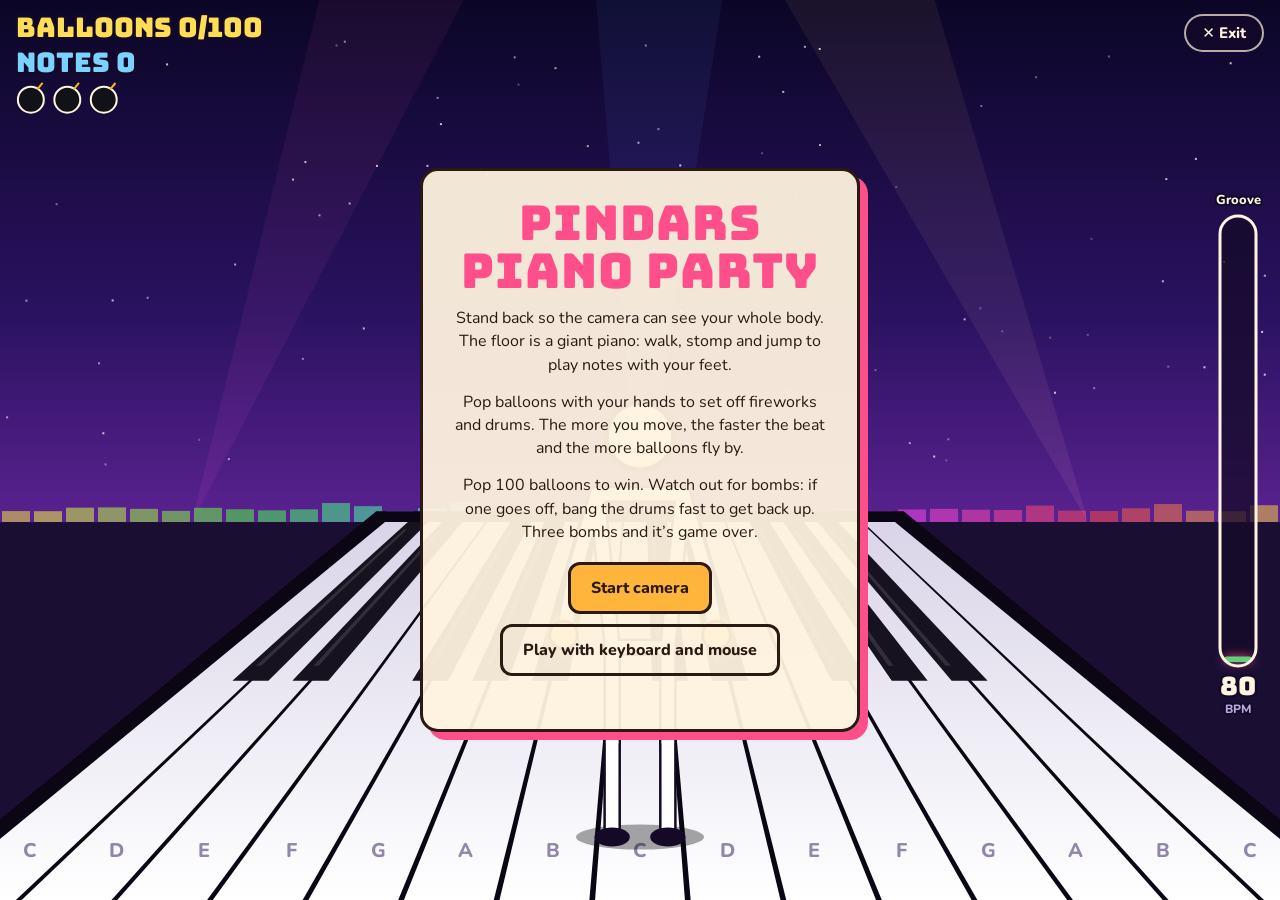
<file: games/piano-party/index.html>
<!DOCTYPE html>
<html lang="en">
<head>
<meta charset="UTF-8">
<meta name="viewport" content="width=device-width, initial-scale=1, viewport-fit=cover">
<title>Pindars Piano Party · fake0hs Arcade</title>
<link rel="preconnect" href="https://fonts.googleapis.com">
<link href="https://fonts.googleapis.com/css2?family=Bungee&family=Nunito:wght@600;800&display=swap" rel="stylesheet">
<link rel="stylesheet" href="style.css">
</head>
<body>
<canvas id="game"></canvas>
<video id="cam" playsinline muted></video>

<div id="overlay">
  <div class="card" id="card">
    <h1>Pindars Piano Party</h1>
    <p>Stand back so the camera can see your whole body. The floor is a giant piano: walk, stomp and jump to play notes with your feet.</p>
    <p>Pop balloons with your hands to set off fireworks and drums. The more you move, the faster the beat and the more balloons fly by.</p>
    <p>Pop 100 balloons to win. Watch out for bombs: if one goes off, bang the drums fast to get back up. Three bombs and it’s game over.</p>
    <div class="row">
      <button id="btnCam">Start camera</button>
      <button id="btnKeys" class="secondary">Play with keyboard and mouse</button>
    </div>
    <p id="status"></p>
  </div>
</div>
<a class="exit-btn" href="../../index.html" aria-label="Exit to the arcade">✕ Exit</a>

<script src="../../arcade-progress.js"></script>
<script src="game.js"></script>
</body>
</html>
</file>
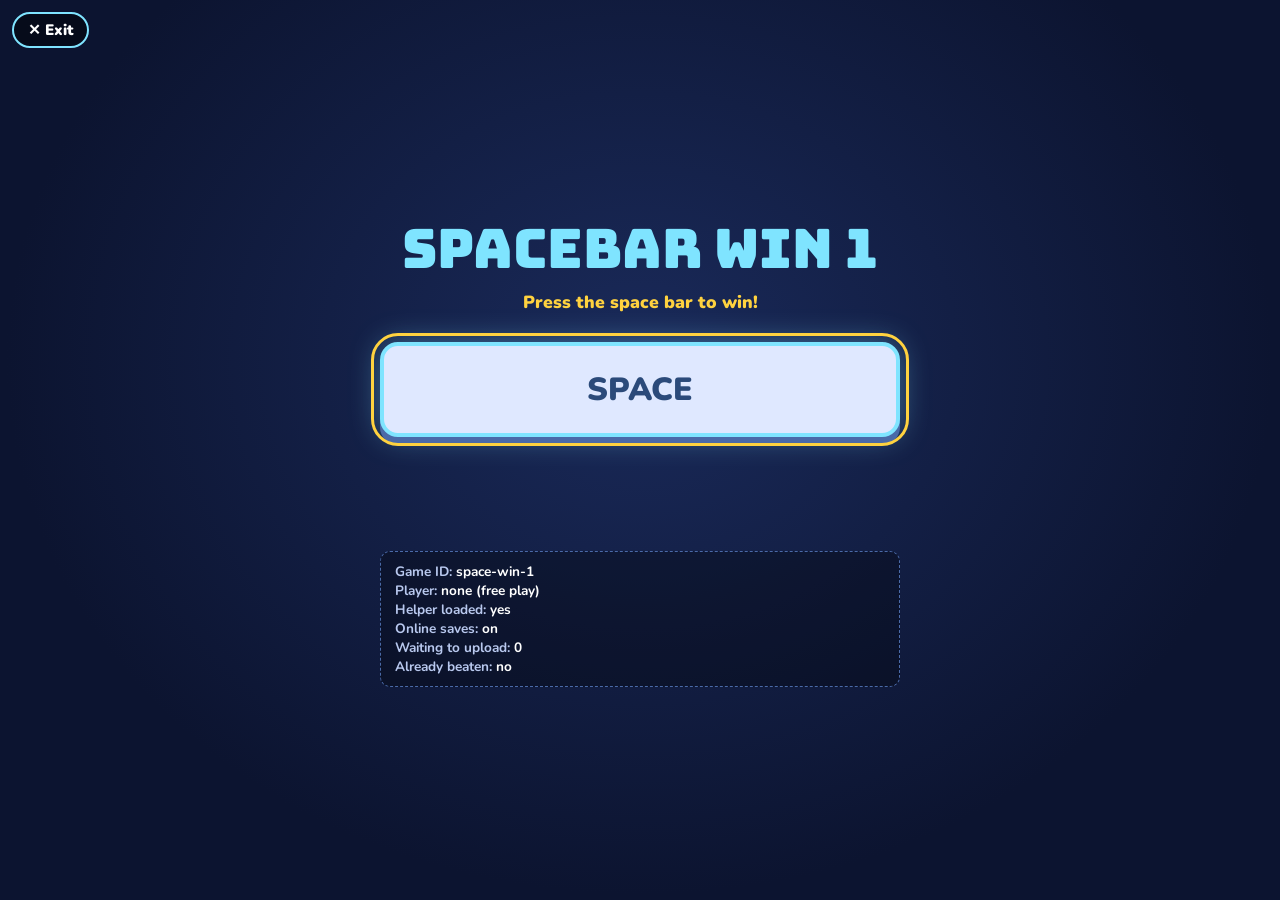
<file: games/space-win/index.html>
<!DOCTYPE html>
<html lang="en">
<head>
<meta charset="UTF-8">
<meta name="viewport" content="width=device-width, initial-scale=1, viewport-fit=cover">
<title>Spacebar Win · fake0hs Arcade</title>
<link rel="preconnect" href="https://fonts.googleapis.com">
<link href="https://fonts.googleapis.com/css2?family=Bungee&family=Nunito:wght@700;900&display=swap" rel="stylesheet">
<!--
  TEMPORARY TEST GAME for checking the player score system.
  The arcade opens it as index.html?slot=1 ... ?slot=4, and each slot counts as its own game
  (space-win-1 ... space-win-4). Press space (or tap the big key) to win.
-->
<style>
  :root { color-scheme: dark; }
  * { box-sizing: border-box; }
  html, body { height: 100%; margin: 0; }
  body {
    background: radial-gradient(ellipse at 50% 40%, #1a2a5a, #0c1430 70%);
    color: #eaf2ff; font-family: Nunito, system-ui, sans-serif;
    display: grid; place-items: center; text-align: center; padding: 20px;
  }
  h1 { font-family: Bungee, Impact, sans-serif; font-weight: 400; color: #7fe4ff; margin: 0 0 6px; font-size: clamp(1.8rem, 6vw, 3.4rem); }
  .sub { font-weight: 900; color: #ffd23f; margin: 0 0 28px; font-size: 1.1rem; }
  #key {
    font: 900 clamp(1.2rem, 4vw, 2rem) Nunito, sans-serif; color: #2b4a7a; cursor: pointer;
    width: min(520px, 86vw); padding: 22px 0; border-radius: 18px;
    background: #dfe8ff; border: 4px solid #7fe4ff; box-shadow: 0 8px 0 #4a6aa8, 0 0 30px rgba(127, 228, 255, 0.4);
    transition: transform 0.06s, box-shadow 0.06s;
  }
  #key:active, #key.down { transform: translateY(6px); box-shadow: 0 2px 0 #4a6aa8, 0 0 30px rgba(127, 228, 255, 0.4); }
  #key:focus-visible { outline: 3px solid #ffd23f; outline-offset: 6px; }
  #result { min-height: 3.2em; margin-top: 26px; font-weight: 900; font-size: 1.25rem; }
  #result .big { display: block; font-family: Bungee, Impact, sans-serif; font-weight: 400; font-size: 2rem; color: #5aff8a; }
  .debug {
    margin: 24px auto 0; max-width: 520px; text-align: left; font-size: 0.85rem; font-weight: 700;
    background: rgba(0, 0, 0, 0.3); border: 1px dashed #4a6aa8; border-radius: 10px; padding: 10px 14px; color: #b8c8ee;
  }
  .debug b { color: #fff; }
  .exit-btn {
    position: fixed; top: max(12px, env(safe-area-inset-top)); left: 12px; z-index: 5;
    font: 900 0.95rem Nunito, sans-serif; color: #fff; text-decoration: none;
    background: rgba(0, 0, 0, 0.45); border: 2px solid #7fe4ff; border-radius: 999px; padding: 6px 14px;
  }
</style>
</head>
<body>
<a class="exit-btn" href="../../index.html" aria-label="Exit to the arcade">✕ Exit</a>
<main>
  <h1 id="title">Spacebar Win</h1>
  <p class="sub">Press the space bar to win!</p>
  <button id="key" type="button">SPACE</button>
  <div id="result" aria-live="polite"></div>
  <div class="debug" id="debug"></div>
</main>

<script src="../../arcade-progress.js"></script>
<script>
(function () {
  var slot = parseInt(new URLSearchParams(location.search).get("slot"), 10);
  if (!(slot >= 1 && slot <= 4)) slot = 1;
  var id = "space-win-" + slot;
  var AP = window.ArcadeProgress;
  var won = false;
  document.getElementById("title").textContent = "Spacebar Win " + slot;
  document.title = "Spacebar Win " + slot + " · fake0hs Arcade";

  function showDebug() {
    var p = AP ? AP.player() : null;
    var recs = {};
    try { recs = JSON.parse(localStorage.getItem("fake0hArcade.records")) || {}; } catch (e) {}
    var lines = [
      "Game ID: <b>" + id + "</b>",
      "Player: <b>" + (p || "none (free play)") + "</b>",
      "Helper loaded: <b>" + (AP ? "yes" : "NO, arcade-progress.js is missing") + "</b>",
      "Online saves: <b>" + (AP && AP.serverUrl ? "on" : "off (this device only)") + "</b>",
      "Waiting to upload: <b>" + (AP ? AP.pending().length : 0) + "</b>",
      "Already beaten: <b>" + (p && recs[p] && recs[p].indexOf(id) >= 0 ? "yes" : "no") + "</b>"
    ];
    document.getElementById("debug").innerHTML = lines.join("<br>");
  }

  function win() {
    if (won) return;
    won = true;
    var key = document.getElementById("key");
    key.classList.add("down"); key.disabled = true;
    var saved = AP ? AP.complete(id) : false;
    var p = AP ? AP.player() : null;
    document.getElementById("result").innerHTML =
      '<span class="big">YOU WIN! 🎉</span>' +
      (saved ? "Saved for " + p + ". Going back to the arcade…" : "Free play, so nothing was saved. Going back to the arcade…");
    showDebug();
    setTimeout(function () { location.href = "../../index.html"; }, 1800);
  }

  document.getElementById("key").addEventListener("click", win);
  window.addEventListener("keydown", function (e) {
    if (e.code === "Space" || e.key === " ") { e.preventDefault(); win(); }
  });
  showDebug();
  document.getElementById("key").focus();
})();
</script>
</body>
</html>
</file>
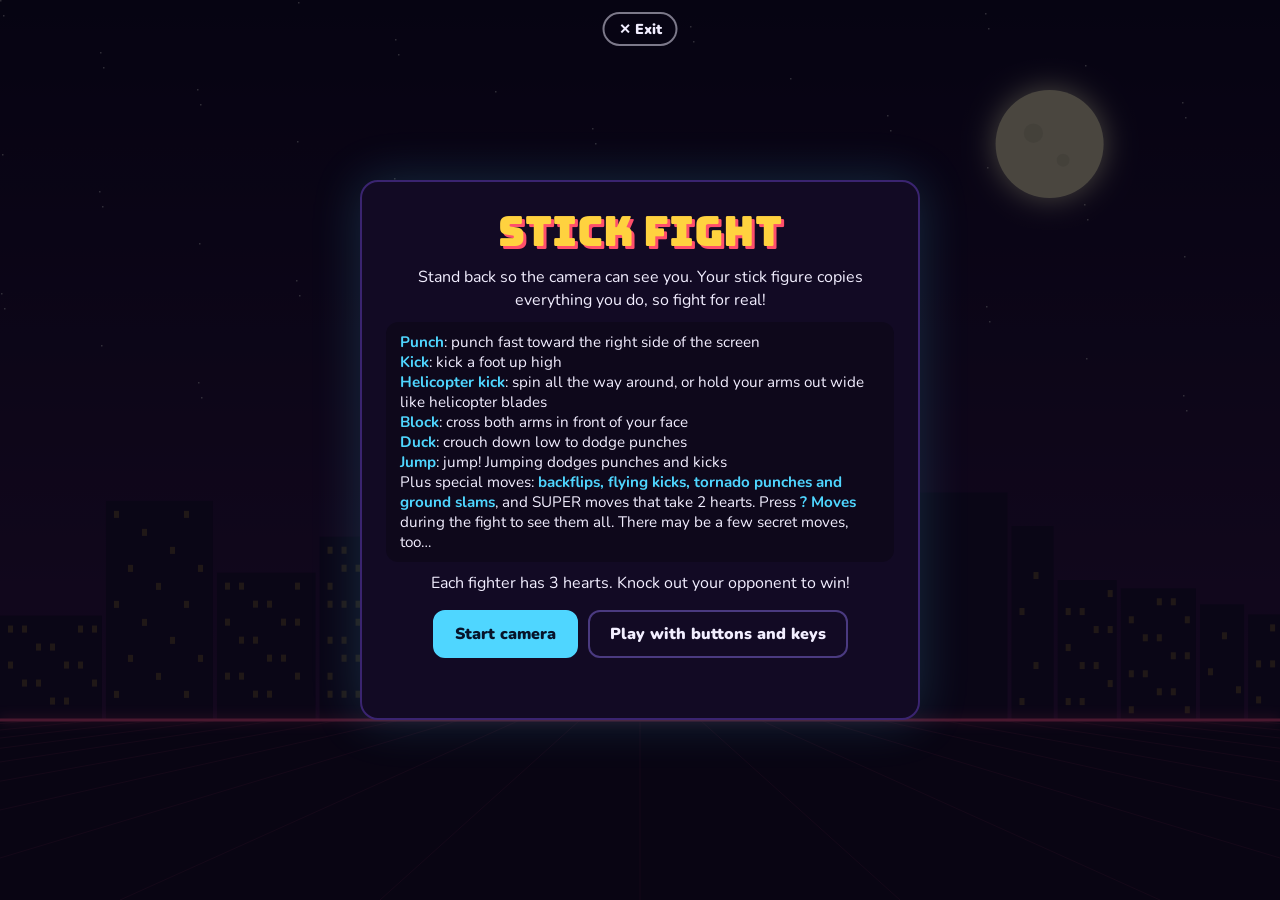
<file: games/stick-fight/index.html>
<!DOCTYPE html>
<html lang="en">
<head>
<meta charset="UTF-8">
<meta name="viewport" content="width=device-width, initial-scale=1, viewport-fit=cover">
<title>Stick Fight · fake0hs Arcade</title>
<link rel="preconnect" href="https://fonts.googleapis.com">
<link href="https://fonts.googleapis.com/css2?family=Bungee&family=Nunito:wght@700;900&display=swap" rel="stylesheet">
<!--
  Stick Fight: a webcam fighting game for fake0hs Arcade.
  The camera watches you and your stick figure copies every move: punch, kick, spin for a
  helicopter kick, cross your arms to block, jump. Buttons and keys work too, any time.
  Two ways to play: fight the crazy computer, or record yourself and fight your own shadow.
  Each fighter has 3 hearts. Beating your opponent counts as a win in the arcade.
-->
<style>
  :root { color-scheme: dark; --ink: #f2eeff; --cyan: #4fd6ff; --red: #ff4f6b; --gold: #ffd23f; --panel: #120a24; }
  * { box-sizing: border-box; }
  html, body { margin: 0; height: 100%; overflow: hidden; background: #07040f; color: var(--ink); font-family: Nunito, system-ui, sans-serif; }
  canvas#game { position: fixed; inset: 0; width: 100%; height: 100%; display: block; touch-action: none; }
  #cam {
    position: fixed; right: 14px; bottom: 120px; width: min(190px, 26vw); border-radius: 10px; z-index: 6;
    transform: scaleX(-1); border: 2px solid rgba(79, 214, 255, 0.6); opacity: 0.85; display: none;
  }
  #cam.on { display: block; }
  .exit-btn {
    position: fixed; top: calc(12px + env(safe-area-inset-top, 0px)); left: 50%; transform: translateX(-50%); z-index: 30;
    font: 900 0.9rem Nunito, sans-serif; color: var(--ink); text-decoration: none;
    background: rgba(8, 6, 20, 0.8); border: 2px solid rgba(242, 238, 255, 0.5); border-radius: 99px; padding: 5px 14px;
  }
  .exit-btn:hover { border-color: #fff; background: #3a1030; }
  .exit-btn:focus-visible, button:focus-visible { outline: 3px solid var(--gold); outline-offset: 3px; }

  #overlay { position: fixed; inset: 0; z-index: 20; display: grid; place-items: center; padding: 18px; background: rgba(5, 3, 12, 0.72); }
  #overlay.hidden { display: none; }
  .card {
    width: min(560px, 100%); max-height: 92vh; overflow: auto; text-align: center;
    background: var(--panel); border: 2px solid #3a2470; border-radius: 18px; padding: 22px 24px;
    box-shadow: 0 0 50px rgba(79, 214, 255, 0.18);
  }
  .card h1 { font-family: Bungee, Impact, sans-serif; font-weight: 400; margin: 0 0 6px; font-size: clamp(1.8rem, 6vw, 2.6rem); color: var(--gold);
             text-shadow: 3px 3px 0 #ff4f6b; }
  .card p { margin: 8px 0; line-height: 1.45; }
  .card .moves { text-align: left; font-size: 0.95rem; background: rgba(0,0,0,0.25); border-radius: 12px; padding: 10px 14px; margin: 10px 0; }
  .card .moves b { color: var(--cyan); }
  .row { display: flex; gap: 10px; justify-content: center; flex-wrap: wrap; margin-top: 14px; }
  .card button {
    font: 900 1rem Nunito, sans-serif; cursor: pointer; padding: 11px 20px; border-radius: 12px;
    border: 2px solid var(--cyan); background: var(--cyan); color: #07142a;
  }
  .card button.secondary { background: transparent; color: var(--ink); border-color: #4a3a80; }
  .card button.red { background: var(--red); border-color: var(--red); color: #fff; }
  #status { min-height: 1.4em; color: var(--gold); font-weight: 900; }
  .small { font-size: 0.85rem; opacity: 0.75; }

  /* on-screen buttons: always there, so you can fight even if the camera can't see you */
  #controls {
    position: fixed; left: 0; right: 0; bottom: 0; z-index: 10; display: none;
    padding: 8px 10px calc(8px + env(safe-area-inset-bottom, 0px)); gap: 6px; justify-content: center; flex-wrap: wrap;
    background: linear-gradient(transparent, rgba(5, 3, 12, 0.85) 35%);
  }
  #controls.on { display: flex; }
  #controls.glow button { border-color: var(--gold); box-shadow: 0 0 14px rgba(255, 210, 63, 0.6); }
  #controls button {
    font: 900 0.95rem Nunito, sans-serif; color: var(--ink); cursor: pointer; user-select: none; -webkit-user-select: none;
    min-width: 58px; padding: 10px 12px; border-radius: 12px; border: 2px solid #4a3a80; background: rgba(30, 18, 60, 0.9);
    touch-action: none;
  }
  #controls button:active, #controls button.down { background: #3a2470; transform: translateY(2px); }
  #controls .gap { width: 14px; }
  #controls .break { flex-basis: 100%; height: 0; }
  #controls button.sp { border-color: #8a6a20; color: #ffe8a0; }
  #controls button.mv { border-style: dashed; }
  #controls button { padding: 8px 10px; }
  #movesPanel { position: fixed; inset: 0; z-index: 25; display: grid; place-items: center; padding: 14px; background: rgba(5, 3, 12, 0.8); }
  #movesPanel[hidden] { display: none; }
  #movesPanel .card { width: min(760px, 100%); }
  .mt { width: 100%; border-collapse: collapse; font-size: 0.9rem; text-align: left; }
  .mt th { color: var(--cyan); font-weight: 900; padding: 4px 6px; border-bottom: 2px solid #3a2470; }
  .mt td { padding: 5px 6px; border-bottom: 1px solid #2a1a50; vertical-align: top; }
  .mt td:first-child { font-weight: 900; white-space: nowrap; }
  .mt tr.sp td:first-child { color: var(--gold); }
</style>
</head>
<body>
<canvas id="game"></canvas>
<video id="cam" playsinline muted></video>
<a class="exit-btn" href="../../index.html" aria-label="Exit to the arcade">✕ Exit</a>

<div id="controls" aria-label="Fight buttons">
  <button data-act="left" aria-label="Move left">◀</button>
  <button data-act="right" aria-label="Move right">▶</button>
  <button data-act="jump">Jump</button>
  <span class="gap"></span>
  <button data-act="punch">Punch</button>
  <button data-act="kick">Kick</button>
  <button data-act="heli">Helicopter</button>
  <button data-act="block">Block</button>
  <button data-act="duck">Duck</button>
  <span class="break"></span>
  <button data-act="upper" class="sp">Uppercut</button>
  <button data-act="flip" class="sp">Backflip</button>
  <button data-act="fly" class="sp">Flying kick</button>
  <button data-act="tornado" class="sp">Tornado</button>
  <button data-act="slam" class="sp">Slam</button>
  <button data-act="moves" class="mv" aria-label="Show all moves">? Moves</button>
</div>

<div id="movesPanel" hidden role="dialog" aria-modal="true" aria-labelledby="movesTitle">
  <div class="card">
    <h1 id="movesTitle" style="font-size:1.8rem">Move list</h1>
    <table class="mt">
      <tr><th>Move</th><th>Key</th><th>Camera</th><th>What it does</th></tr>
      <tr><td>Punch</td><td>J or Space</td><td>Punch fast to the right</td><td>Jab, then cross. Straight and quick</td></tr>
      <tr><td>Uppercut</td><td>U</td><td>Swing a fist straight up</td><td>Hits fighters in the air</td></tr>
      <tr><td>Kick</td><td>K</td><td>Kick a foot up high</td><td>Longer reach than a punch</td></tr>
      <tr><td>Block</td><td>S (hold)</td><td>Cross arms at your face</td><td>Stops almost everything</td></tr>
      <tr><td>Duck</td><td>↓ or Shift (hold)</td><td>Crouch down low</td><td>Dodges punches, fireballs, helicopters, flying kicks and tornados</td></tr>
      <tr><td>Jump</td><td>W or ↑</td><td>Jump!</td><td>Dodges punches, kicks and fireballs</td></tr>
      <tr class="sp"><td>★ Helicopter kick</td><td>L</td><td>Spin around, or arms out wide</td><td>Flies up spinning, hits twice</td></tr>
      <tr class="sp"><td>★ Backflip kick</td><td>Q</td><td>Button</td><td>Flips back out of danger, kicks at the top</td></tr>
      <tr class="sp"><td>★ Flying kick</td><td>E</td><td>Button</td><td>Leaps across the stage feet-first</td></tr>
      <tr class="sp"><td>★ Tornado punch</td><td>R</td><td>Button</td><td>Spins with both fists out, hits twice</td></tr>
      <tr class="sp"><td>★ Ground slam</td><td>G</td><td>Button</td><td>Jumps and smashes down. Shockwave! Jump to dodge it</td></tr>
    </table>
    <p><b style="color:var(--gold)">SUPER moves:</b> landing hits and taking hits fills your power bar. When it flashes <b>SUPER READY</b>, your next ★ move glows gold and takes away <b>2 hearts</b>!</p>
    <p class="small">Move with A / D or ← / →. Press M or the Moves button to open this list. There are secret moves too…</p>
    <div class="row"><button id="closeMoves">Back to the fight</button></div>
  </div>
</div>

<div id="overlay">
  <div class="card" id="card">
    <h1>Stick Fight</h1>
    <p>Stand back so the camera can see you. Your stick figure copies everything you do, so fight for real!</p>
    <div class="moves">
      <b>Punch</b>: punch fast toward the right side of the screen<br>
      <b>Kick</b>: kick a foot up high<br>
      <b>Helicopter kick</b>: spin all the way around, or hold your arms out wide like helicopter blades<br>
      <b>Block</b>: cross both arms in front of your face<br>
      <b>Duck</b>: crouch down low to dodge punches<br>
      <b>Jump</b>: jump! Jumping dodges punches and kicks<br>
      Plus special moves: <b>backflips, flying kicks, tornado punches and ground slams</b>, and SUPER moves that take 2 hearts.
      Press <b>? Moves</b> during the fight to see them all. There may be a few secret moves, too…
    </div>
    <p>Each fighter has 3 hearts. Knock out your opponent to win!</p>
    <div class="row">
      <button id="btnCam">Start camera</button>
      <button id="btnKeys" class="secondary">Play with buttons and keys</button>
    </div>
    <p id="status" aria-live="polite"></p>
  </div>
</div>

<script src="../../arcade-progress.js"></script>
<script>
(function () {
"use strict";

const MP_VERSION = "0.10.14";
const MP_BASE = `https://cdn.jsdelivr.net/npm/@mediapipe/tasks-vision@${MP_VERSION}`;

const canvas = document.getElementById("game");
const ctx = canvas.getContext("2d");
const video = document.getElementById("cam");
const overlay = document.getElementById("overlay");
const card = document.getElementById("card");
const statusEl = document.getElementById("status");
const controlsEl = document.getElementById("controls");
const reduceMotion = window.matchMedia("(prefers-reduced-motion: reduce)").matches;

let W = 0, H = 0, DPR = 1;
function resize() {
  DPR = Math.min(window.devicePixelRatio || 1, 2);
  W = window.innerWidth; H = window.innerHeight;
  canvas.width = W * DPR; canvas.height = H * DPR;
  ctx.setTransform(DPR, 0, 0, DPR, 0, 0);
}
window.addEventListener("resize", resize);
resize();

// size of one "torso unit" in pixels; a fighter is about 3.6 units tall
const S = () => Math.min(H * 0.1, W * 0.075);
const groundY = () => H * 0.8;

// =====================================================================
// AUDIO (synthesized, no files needed)
// =====================================================================
let actx = null, noiseBuf = null;
function audio() {
  if (!actx) {
    try { actx = new (window.AudioContext || window.webkitAudioContext)(); } catch (e) { return null; }
    noiseBuf = actx.createBuffer(1, actx.sampleRate * 2, actx.sampleRate);
    const d = noiseBuf.getChannelData(0);
    for (let i = 0; i < d.length; i++) d[i] = Math.random() * 2 - 1;
  }
  if (actx.state === "suspended") actx.resume();
  return actx;
}
function tone(freq, dur, type, vol, delay, slideTo) {
  const a = audio(); if (!a) return;
  const o = a.createOscillator(), g = a.createGain(), t0 = a.currentTime + (delay || 0);
  o.type = type || "square"; o.frequency.setValueAtTime(freq, t0);
  if (slideTo) o.frequency.exponentialRampToValueAtTime(slideTo, t0 + dur);
  g.gain.setValueAtTime(vol || 0.06, t0); g.gain.exponentialRampToValueAtTime(0.0001, t0 + dur);
  o.connect(g).connect(a.destination); o.start(t0); o.stop(t0 + dur + 0.05);
}
function noise(dur, vol, freq, q, sweepTo) {
  const a = audio(); if (!a) return;
  const src = a.createBufferSource(), f = a.createBiquadFilter(), g = a.createGain(), t0 = a.currentTime;
  src.buffer = noiseBuf; f.type = "bandpass"; f.frequency.setValueAtTime(freq, t0); f.Q.value = q || 1;
  if (sweepTo) f.frequency.exponentialRampToValueAtTime(sweepTo, t0 + dur);
  g.gain.setValueAtTime(vol, t0); g.gain.exponentialRampToValueAtTime(0.0001, t0 + dur);
  src.connect(f).connect(g).connect(a.destination); src.start(t0); src.stop(t0 + dur + 0.05);
}
const sfx = {
  whoosh() { noise(0.18, 0.25, 600, 1.2, 2400); },
  hit() { noise(0.12, 0.6, 900, 0.8); tone(110, 0.22, "sine", 0.35, 0, 50); },
  block() { tone(880, 0.08, "square", 0.08); tone(1320, 0.12, "triangle", 0.06, 0.03); },
  heli() { for (let i = 0; i < 5; i++) noise(0.08, 0.18, 1200 + i * 200, 2); tone(220, 0.6, "sawtooth", 0.04, 0, 660); },
  jump() { tone(300, 0.15, "square", 0.05, 0, 600); },
  ko() { tone(440, 0.9, "sawtooth", 0.1, 0, 60); noise(0.6, 0.4, 300, 0.7); },
  bell() { tone(988, 0.6, "triangle", 0.12); tone(1480, 0.5, "sine", 0.06, 0.02); },
  fire() { noise(0.5, 0.35, 300, 0.6, 1600); tone(150, 0.45, "sawtooth", 0.07, 0, 400); },
  win() { [523, 659, 784, 1047, 784, 1047, 1319].forEach((f, i) => tone(f, 0.22, "square", 0.06, i * 0.11)); },
  egg() { [660, 880, 1100, 1320].forEach((f, i) => tone(f, 0.12, "triangle", 0.07, i * 0.07)); },
  beep() { tone(660, 0.12, "square", 0.06); }
};

// =====================================================================
// SKELETON
// Local coordinates: origin between the hips, y points down, x points FORWARD
// (toward the opponent). 1 unit = torso length. Feet rest at y = 1.9.
// =====================================================================
const JOINTS = ["head", "neck", "lSh", "rSh", "lEl", "rEl", "lWr", "rWr", "lHip", "rHip", "lKn", "rKn", "lAn", "rAn"];
function blank() { const s = {}; JOINTS.forEach(j => s[j] = [0, 0]); return s; }
function copyPose(p) { const s = {}; JOINTS.forEach(j => s[j] = [p[j][0], p[j][1]]); return s; }
function lerp(a, b, t) { return a + (b - a) * t; }
function lerpP(a, b, t) { return [lerp(a[0], b[0], t), lerp(a[1], b[1], t)]; }
function blendPose(a, b, t) { const s = {}; JOINTS.forEach(j => s[j] = lerpP(a[j], b[j], t)); return s; }
const ease = t => t < 0 ? 0 : t > 1 ? 1 : t * t * (3 - 2 * t);
// a strike curve: out fast, hold, back
const strike = t => t < 0.35 ? ease(t / 0.35) : t < 0.6 ? 1 : 1 - ease((t - 0.6) / 0.4);

function stance(T, bob) {
  const b = Math.sin(T * 6) * 0.04 * (bob == null ? 1 : bob);
  const p = blank();
  p.neck = [0.05, -1 + b]; p.head = [0.1, -1.38 + b];
  p.lSh = p.neck.slice(); p.rSh = p.neck.slice();
  p.rEl = [0.38, -0.72 + b]; p.rWr = [0.62, -1.02 + b];   // lead fist up
  p.lEl = [0.1, -0.6 + b]; p.lWr = [0.35, -0.92 + b];     // rear fist guarding the chin
  p.lHip = [0, 0]; p.rHip = [0, 0];
  p.rKn = [0.32, 0.95]; p.rAn = [0.42, 1.9];              // lead leg
  p.lKn = [-0.18, 0.95]; p.lAn = [-0.38, 1.9];            // back leg
  return p;
}
function walkPose(T, dir) {
  const p = stance(T, 0.4), w = Math.sin(T * 12) * 0.35;
  p.rKn = [0.25 + w * 0.5, 0.92]; p.rAn = [0.25 + w, 1.9 - Math.max(0, w) * 0.25];
  p.lKn = [-0.1 - w * 0.5, 0.92]; p.lAn = [-0.25 - w, 1.9 - Math.max(0, -w) * 0.25];
  return p;
}
function punchPose(T, t, upper, rear) {
  const p = stance(T, 0), k = strike(t);
  p.neck[0] += 0.22 * k; p.head[0] += 0.26 * k;
  p.lSh = p.neck.slice(); p.rSh = p.neck.slice();
  const sh = p.neck;
  if (upper) { p.rEl = lerpP([0.38, -0.72], [0.55, -1.3], k); p.rWr = lerpP([0.62, -1.02], [0.7, -2.0], k); }
  else {
    // a dead-straight arm, level with the shoulder
    const el = rear ? "lEl" : "rEl", wr = rear ? "lWr" : "rWr";
    p[el] = lerpP(p[el], [sh[0] + 0.78, sh[1] + 0.02], k);
    p[wr] = lerpP(p[wr], [sh[0] + 1.56, sh[1] + 0.04], k);
  }
  p.rKn[0] += 0.15 * k; p.rAn[0] += 0.2 * k;
  return p;
}
function kickPose(T, t) {
  const p = stance(T, 0), k = strike(t);
  p.neck = [lerp(0.05, -0.25, k), -1]; p.head = [lerp(0.1, -0.35, k), -1.36];
  p.lSh = p.neck.slice(); p.rSh = p.neck.slice();
  p.rKn = lerpP([0.32, 0.95], [0.8, 0.05], k); p.rAn = lerpP([0.42, 1.9], [1.75, -0.2], k);
  p.lKn = [-0.1, 0.95]; p.lAn = [-0.2, 1.9];
  p.rEl = lerpP(p.rEl, [0.2, -0.5], k); p.rWr = lerpP(p.rWr, [-0.2, -0.4], k);
  return p;
}
function heliPose(T, t) {
  // spinning in the air with both legs straight out like helicopter blades
  const p = blank(), a = t * Math.PI * 6;
  p.neck = [0, -1]; p.head = [0, -1.38]; p.lSh = p.neck.slice(); p.rSh = p.neck.slice();
  const c = Math.cos(a), s = Math.sin(a) * 0.3;
  p.rKn = [c * 0.95, 0.25 + s * 0.5]; p.rAn = [c * 1.9, 0.35 + s];
  p.lKn = [-c * 0.95, 0.25 - s * 0.5]; p.lAn = [-c * 1.9, 0.35 - s];
  p.rEl = [c * 0.7, -0.9]; p.rWr = [c * 1.35, -0.85];
  p.lEl = [-c * 0.7, -0.9]; p.lWr = [-c * 1.35, -0.85];
  return p;
}
function blockPose(T) {
  const p = stance(T, 0.3);
  p.rEl = [0.42, -0.85]; p.rWr = [0.38, -1.45];
  p.lEl = [0.3, -0.75]; p.lWr = [0.45, -1.3];
  p.neck[0] -= 0.05; p.head[0] -= 0.05;
  return p;
}
function jumpPose(T, t) {
  const p = stance(T, 0);
  p.rKn = [0.45, 0.45]; p.rAn = [0.1, 1.05]; p.lKn = [0.1, 0.55]; p.lAn = [-0.35, 1.1];
  p.rEl = [0.35, -1.2]; p.rWr = [0.55, -1.7];
  return p;
}
function hitPose(T, t) {
  const p = stance(T, 0), k = 1 - ease(t);
  p.neck = [-0.35 * k + 0.05, -0.95]; p.head = [-0.5 * k + 0.1, -1.3];
  p.lSh = p.neck.slice(); p.rSh = p.neck.slice();
  p.rEl = [0.1, -0.9 - 0.4 * k]; p.rWr = [0.3, -1.5 * k - 0.5];
  p.lEl = [-0.4, -0.7 - 0.3 * k]; p.lWr = [-0.7, -1.2 * k - 0.4];
  return p;
}
function firePose(T, t) {
  const p = stance(T, 0), k = strike(t);
  p.rEl = lerpP([0.38, -0.72], [0.8, -0.9], k); p.rWr = lerpP([0.62, -1.02], [1.35, -0.95], k);
  p.lEl = lerpP([0.1, -0.6], [0.75, -0.8], k); p.lWr = lerpP([0.35, -0.92], [1.3, -0.82], k);
  return p;
}
function dabPose(T) {
  const p = stance(T, 0);
  p.head = [0.25, -1.25];
  p.rEl = [0.45, -1.35]; p.rWr = [0.05, -1.3];     // face in the elbow
  p.lEl = [-0.6, -1.4]; p.lWr = [-1.2, -1.85];     // other arm up and out
  return p;
}
function rotatePose(p, ang, cx, cy) {
  const c = Math.cos(ang), s = Math.sin(ang), q = {};
  JOINTS.forEach(j => { const x = p[j][0] - cx, y = p[j][1] - cy; q[j] = [cx + x * c - y * s, cy + x * s + y * c]; });
  return q;
}
function duckPose(T) {
  const p = blank(), b = Math.sin(T * 6) * 0.03;
  p.lHip = [0, 0.9]; p.rHip = [0, 0.9];
  p.neck = [0.3, -0.05 + b]; p.head = [0.42, -0.42 + b]; p.lSh = p.neck.slice(); p.rSh = p.neck.slice();
  p.rEl = [0.6, 0.15]; p.rWr = [0.75, -0.3]; p.lEl = [0.35, 0.25]; p.lWr = [0.55, -0.2];
  p.rKn = [0.75, 1.15]; p.rAn = [0.5, 1.9]; p.lKn = [-0.35, 1.3]; p.lAn = [-0.55, 1.9];
  return p;
}
function flipPose(T, t) {
  // tuck and spin over backward, kicking out at the top
  const p = jumpPose(T); const k = t > 0.3 && t < 0.6 ? 1 : 0;
  if (k) { p.rKn = [0.6, 0.1]; p.rAn = [1.5, -0.3]; }
  return rotatePose(p, -Math.PI * 2 * ease(t / 0.9), 0, -0.3);
}
function flyPose(T, t) {
  // leaping dive kick: front leg straight out, body leaning back
  const p = blank();
  p.neck = [-0.45, -0.85]; p.head = [-0.65, -1.15]; p.lSh = p.neck.slice(); p.rSh = p.neck.slice();
  p.rEl = [-0.9, -0.6]; p.rWr = [-1.3, -0.85]; p.lEl = [-0.1, -0.4]; p.lWr = [0.2, -0.75];
  p.rKn = [0.9, 0.35]; p.rAn = [1.85, 0.7];
  p.lKn = [0.2, 0.75]; p.lAn = [-0.45, 0.85];
  return t < 0.15 ? blendPose(jumpPose(T), p, t / 0.15) : p;
}
function tornadoPose(T, t) {
  // spinning punches: both arms whip around like a top
  const p = stance(T, 0), a = t * Math.PI * 5, c = Math.cos(a);
  p.neck = [0, -1]; p.head = [0.05, -1.38]; p.lSh = p.neck.slice(); p.rSh = p.neck.slice();
  p.rEl = [c * 0.75, -0.98]; p.rWr = [c * 1.5, -0.98];
  p.lEl = [-c * 0.75, -0.95]; p.lWr = [-c * 1.5, -0.92];
  p.rKn = [0.3, 0.95]; p.rAn = [0.5, 1.9]; p.lKn = [-0.3, 0.95]; p.lAn = [-0.5, 1.9];
  return p;
}
function slamPose(T, t) {
  if (t < 0.55) { const p = jumpPose(T); p.rEl = [0.3, -1.4]; p.rWr = [0.2, -2.1]; p.lEl = [-0.1, -1.4]; p.lWr = [0.1, -2.1]; return p; }
  const p = duckPose(T);   // crash down fists-first
  p.rEl = [0.7, 0.6]; p.rWr = [1.0, 1.85]; p.lEl = [0.5, 0.7]; p.lWr = [0.8, 1.85];
  return p;
}
function koPose() {
  const p = blank();
  p.neck = [-1.0, 1.75]; p.head = [-1.4, 1.75]; p.lSh = p.neck.slice(); p.rSh = p.neck.slice();
  p.rEl = [-0.6, 1.5]; p.rWr = [-0.2, 1.75]; p.lEl = [-1.3, 1.5]; p.lWr = [-1.7, 1.8];
  p.lHip = [0, 1.75]; p.rHip = [0, 1.75];
  p.rKn = [0.9, 1.6]; p.rAn = [1.8, 1.85]; p.lKn = [0.85, 1.85]; p.lAn = [1.7, 1.88];
  return p;
}

// =====================================================================
// FIGHTERS
// =====================================================================
const ATTACKS = {
  //            time  hit at   reach  lunge  name
  punch:  { dur: 0.42, at: 0.3, reach: 2.6, lunge: 0.6 },
  upper:  { dur: 0.48, at: 0.3, reach: 2.2, lunge: 0.4 },
  kick:   { dur: 0.55, at: 0.32, reach: 3.0, lunge: 0.5 },
  heli:   { dur: 0.95, at: 0.25, reach: 3.4, lunge: 1.4 },
  fire:   { dur: 0.5, at: 0.35, reach: 0, lunge: 0 },
  // special moves
  flip:   { dur: 0.8, at: 0.4, reach: 2.4, lunge: -1.6, name: "Backflip kick" },
  fly:    { dur: 0.7, at: 0.45, reach: 3.0, lunge: 3.2, name: "Flying kick" },
  tornado:{ dur: 0.9, at: 0.25, reach: 2.6, lunge: 1.0, name: "Tornado punch" },
  slam:   { dur: 0.95, at: 0.78, reach: 3.8, lunge: 0.4, name: "Ground slam" }
};
const SPECIALS = ["heli", "flip", "fly", "tornado", "slam"];
const MULTI = { heli: true, tornado: true };   // these hit twice
function makeFighter(side) {
  return {
    side,                       // "L" (you) or "R" (opponent)
    x: 0, y: 0, vy: 0,          // y = how high off the ground (in units, up is positive)
    hp: 3, act: null, actT: 0, hitDone: false,
    blocking: false, inv: 0, hitT: 0, dizzy: 0, ko: false,
    pose: stance(0), source: "proc",   // "proc" (animated), "cam" (your body), "replay" (your shadow)
    knock: 0, walk: 0, color: side === "L" ? "#4fd6ff" : "#ff4f6b", trail: [],
    power: 0, superOn: false, ducking: false, punchSide: 0
  };
}
let P1 = makeFighter("L"), P2 = makeFighter("R");

// =====================================================================
// GAME STATE
// =====================================================================
let state = "menu";             // menu, record, countdown, fight, over
let mode = "cpu";               // cpu or shadow
let cameraOn = false, useCamera = false;
let T = 0, slow = 1, shake = 0, countdown = 0, overT = 0, banner = null;
let particles = [], texts = [], fireballs = [];
let recording = [], recT = 0, replayT = 0;
const REC_SECONDS = 12;
let lostT = 0;                  // how long the camera hasn't seen you
const eggs = { bigHeads: false, rainbow: false, moon: false };
const keysDown = {};

function playerName() { return (window.ArcadeProgress && ArcadeProgress.player()) || "You"; }

function resetFighters() {
  P1 = makeFighter("L"); P2 = makeFighter("R");
  P1.x = W * 0.3; P2.x = W * 0.7;
  fireballs = []; particles = []; texts = [];
}

// =====================================================================
// CAMERA AND BODY TRACKING
// =====================================================================
let landmarker = null, rawPose = null, lastVideoTime = -1;

async function startCamera() {
  audio();
  if (window.top !== window.self) {
    statusEl.textContent = "This is running inside a preview window, which can't use the camera. Open the game from the arcade, or play with buttons and keys.";
    return;
  }
  if (!window.isSecureContext || !navigator.mediaDevices || !navigator.mediaDevices.getUserMedia) {
    statusEl.textContent = "This browser won't allow the camera here. Try Chrome or Edge, or play with buttons and keys.";
    return;
  }
  statusEl.textContent = "Asking for camera access…";
  try {
    const stream = await navigator.mediaDevices.getUserMedia({
      video: { width: { ideal: 640 }, height: { ideal: 480 }, facingMode: "user" }, audio: false
    });
    video.srcObject = stream;
    await video.play();
  } catch (e) {
    const msgs = {
      NotAllowedError: "Camera permission was denied. Click the camera icon in the address bar, choose Allow, then reload.",
      NotFoundError: "No camera was found. You can still play with buttons and keys.",
      NotReadableError: "The camera is busy. Close other apps using it (Zoom, Teams, FaceTime), then try again."
    };
    statusEl.textContent = msgs[e.name] || ("Camera error: " + (e.name || "") + " " + (e.message || e));
    return;
  }
  statusEl.textContent = "Camera on. Loading body tracking (first time takes a few seconds)…";
  let PoseLandmarker, FilesetResolver;
  try {
    ({ PoseLandmarker, FilesetResolver } = await import(`${MP_BASE}/vision_bundle.mjs`));
  } catch (e) {
    statusEl.textContent = "Couldn't download the body-tracking library. Check your internet connection or ad blocker, then reload.";
    return;
  }
  try {
    const files = await FilesetResolver.forVisionTasks(`${MP_BASE}/wasm`);
    const modelAssetPath = "https://storage.googleapis.com/mediapipe-models/pose_landmarker/pose_landmarker_lite/float16/1/pose_landmarker_lite.task";
    try {
      landmarker = await PoseLandmarker.createFromOptions(files, { baseOptions: { modelAssetPath, delegate: "GPU" }, runningMode: "VIDEO", numPoses: 1 });
    } catch (e) {
      landmarker = await PoseLandmarker.createFromOptions(files, { baseOptions: { modelAssetPath, delegate: "CPU" }, runningMode: "VIDEO", numPoses: 1 });
    }
  } catch (e) {
    statusEl.textContent = "Body tracking failed to load (" + (e.message || e) + "). Check your internet connection and reload.";
    return;
  }
  cameraOn = true; useCamera = true;
  video.classList.add("on");
  showModeCard();
}

function detectPose() {
  if (!landmarker || video.readyState < 2) return;
  if (video.currentTime === lastVideoTime) return;
  lastVideoTime = video.currentTime;
  const res = landmarker.detectForVideo(video, performance.now());
  rawPose = res.landmarks && res.landmarks.length ? res.landmarks[0] : null;
}
const vis = lm => lm && (lm.visibility == null ? 1 : lm.visibility) > 0.5;

// Turn camera landmarks into the stick figure's skeleton.
const LM = { head: 0, lSh: 11, rSh: 12, lEl: 13, rEl: 14, lWr: 15, rWr: 16, lHip: 23, rHip: 24, lKn: 25, rKn: 26, lAn: 27, rAn: 28 };
let camPose = null, camTorso = 0.25, camHipX = 0.5, camHipY = 0.6, hipBase = null, shBase = 0, camSeen = false;
let hist = [];   // recent skeletons, for spotting moves
function readCamera(dt) {
  camSeen = false;
  const lm = rawPose;
  if (!lm || !vis(lm[11]) || !vis(lm[12]) || !(vis(lm[23]) || vis(lm[24]))) return;
  const ar = (video.videoWidth || 640) / (video.videoHeight || 480);
  const pt = i => [(1 - lm[i].x) * ar, lm[i].y];      // mirror, like a selfie
  const hipA = pt(23), hipB = pt(24), shA = pt(11), shB = pt(12);
  const hip = [(hipA[0] + hipB[0]) / 2, (hipA[1] + hipB[1]) / 2];
  const sh = [(shA[0] + shB[0]) / 2, (shA[1] + shB[1]) / 2];
  const torso = Math.hypot(sh[0] - hip[0], sh[1] - hip[1]);
  if (torso < 0.05) return;
  camTorso = camTorso * 0.85 + torso * 0.15;
  const u = camTorso;
  const loc = i => { const p = pt(i); return [(p[0] - hip[0]) / u, (p[1] - hip[1]) / u]; };
  const p = blank();
  Object.keys(LM).forEach(k => { p[k] = loc(LM[k]); });
  p.neck = [(p.lSh[0] + p.rSh[0]) / 2, (p.lSh[1] + p.rSh[1]) / 2];
  p.head = [p.head[0], p.head[1] - 0.12];
  // legs out of view? use fighting-stance legs instead
  const st = stance(T, 0.5);
  if (!vis(lm[25]) || !vis(lm[27])) { p.lKn = st.lKn; p.lAn = st.lAn; }
  if (!vis(lm[26]) || !vis(lm[28])) { p.rKn = st.rKn; p.rAn = st.rAn; }
  // plant the lower foot on the floor (a real jump is handled separately)
  const drop = Math.max(-1, Math.min(1, 1.9 - Math.max(p.lAn[1], p.rAn[1])));
  JOINTS.forEach(j => { p[j][1] += drop; });
  // smooth a little so the figure doesn't jitter
  if (camPose) JOINTS.forEach(j => { p[j] = lerpP(camPose[j], p[j], 0.65); });
  camPose = p;
  camHipX = camHipX * 0.7 + (hip[0] / ar) * 0.3;
  camHipY = hip[1];
  if (hipBase == null) hipBase = hip[1];
  // the "standing" hip height slowly follows you, but not while you're up in the air
  if (hip[1] > hipBase - 0.02) hipBase = hipBase * 0.97 + hip[1] * 0.03;
  const shW = Math.hypot(shA[0] - shB[0], shA[1] - shB[1]) / u;
  if (shW > shBase * 0.8) shBase = Math.max(shBase * 0.995, shW); else shBase *= 0.999;
  hist.push({ t: T, p: copyPose(p), shW });
  while (hist.length && T - hist[0].t > 1.8) hist.shift();
  camSeen = true;
}

// ---------- spotting moves in your body ----------
let cool = { punch: 0, kick: 0, heli: 0, fire: 0, dab: 0 };
let spinStart = -1, wideT = 0, wideReady = true;
function past(sec) { for (let i = hist.length - 1; i >= 0; i--) if (T - hist[i].t >= sec) return hist[i]; return hist[0]; }
function detectMoves(f) {
  for (const k in cool) cool[k] = Math.max(0, cool[k] - 1 / 60);
  if (!camSeen || hist.length < 4) return;
  const now = hist[hist.length - 1].p, before = past(0.14).p, dtv = Math.max(0.05, T - past(0.14).t);
  const busy = f.act && f.act !== "punch" && f.act !== "upper";

  // block: both fists up in front of your face
  const nearFace = w => Math.abs(w[0] - now.head[0]) < 0.6 && w[1] < now.neck[1] + 0.25 && w[1] > now.head[1] - 0.6;
  f.blocking = nearFace(now.lWr) && nearFace(now.rWr) && Math.abs(now.lWr[0] - now.rWr[0]) < 0.7;

  // secret: fireball, both hands together pushed forward
  const together = Math.hypot(now.lWr[0] - now.rWr[0], now.lWr[1] - now.rWr[1]) < 0.45;
  const fwdL = now.lWr[0] - now.neck[0], fwdR = now.rWr[0] - now.neck[0];
  if (together && fwdL > 0.9 && fwdR > 0.9 && (now.rWr[0] - before.rWr[0]) / dtv > 2 && !cool.fire && !busy) {
    if (startAction(f, "fire")) { cool.fire = 1.2; discover("Fireball"); return; }
  }

  // secret: dab, face in one elbow and the other arm up and out
  const dabA = Math.hypot(now.rEl[0] - now.head[0], now.rEl[1] - now.head[1]) < 0.55 && now.lWr[1] < now.head[1] && Math.abs(now.lWr[0] - now.neck[0]) > 0.9;
  const dabB = Math.hypot(now.lEl[0] - now.head[0], now.lEl[1] - now.head[1]) < 0.55 && now.rWr[1] < now.head[1] && Math.abs(now.rWr[0] - now.neck[0]) > 0.9;
  if ((dabA || dabB) && !cool.dab && !busy) { cool.dab = 3; doDab(f); }

  // helicopter: spin around (your shoulders get narrow, then wide again)
  if (now.shW < shBase * 0.4) { if (spinStart < 0) spinStart = T; }
  else if (spinStart >= 0) {
    if (now.shW > shBase * 0.75 && T - spinStart < 2 && T - spinStart > 0.15 && !cool.heli && startAction(f, "heli")) cool.heli = 1.2;
    if (now.shW > shBase * 0.75 || T - spinStart > 2) spinStart = -1;
  }
  // helicopter: or hold both arms out wide like blades
  const wide = Math.abs(now.lWr[1] - now.neck[1]) < 0.45 && Math.abs(now.rWr[1] - now.neck[1]) < 0.45 &&
               Math.abs(now.lWr[0] - now.rWr[0]) > 2.3;
  wideT = wide ? wideT + 1 / 60 : 0;
  if (!wide) wideReady = true;                  // arms must come down before the next one
  if (wideT > 0.35 && wideReady && !cool.heli && !busy && startAction(f, "heli")) { cool.heli = 1.4; wideT = 0; wideReady = false; }
  if (busy) return;

  // kick: a foot comes up high
  ["lAn", "rAn"].forEach(a => {
    if (!cool.kick && now[a][1] < 0.95 && (before[a][1] - now[a][1]) / dtv > 1.5) {
      if (startAction(f, "kick", true)) cool.kick = 0.55;
    }
  });
  // punch: a fist shoots out to the side the opponent is on; uppercut: a fist shoots up
  ["lWr", "rWr"].forEach(w => {
    if (cool.punch) return;
    const vx = (now[w][0] - before[w][0]) / dtv, vy = (now[w][1] - before[w][1]) / dtv;
    if (now[w][0] - now.neck[0] > 0.85 && vx > 3.2 && now[w][1] > now.head[1] - 0.5 && now[w][1] < 0.4) {
      if (startAction(f, "punch", true)) cool.punch = 0.3;
    } else if (vy < -4.5 && now[w][1] < now.head[1] && Math.abs(now[w][0] - now.neck[0]) < 0.9) {
      if (startAction(f, "upper", true)) cool.punch = 0.4;
    }
  });
}

// =====================================================================
// ACTIONS AND HITS
// =====================================================================
// keepBody: when your camera skeleton already shows the move, don't replace it with an animation
function startAction(f, a, keepBody) {
  if (f.ko || f.dizzy > 0 || state !== "fight" && state !== "record") return false;
  // a quick punch can be cut short by a bigger move; anything else has to finish first
  const cancel = (f.act === "punch" || f.act === "upper") && a !== "punch" && a !== "upper";
  if (f.act && !cancel && f.actT < 0.85 * (ATTACKS[f.act] ? ATTACKS[f.act].dur : 0.4)) return false;
  f.act = a; f.actT = 0; f.hitDone = false; f.keepBody = !!keepBody; f.slammed = false;
  if (a === "punch") f.punchSide = 1 - f.punchSide;          // jab, cross, jab, cross
  // a full power bar turns the next special move into a SUPER move (2 hearts!)
  f.superOn = SPECIALS.indexOf(a) >= 0 && f.power >= 1;
  if (f.superOn) { f.power = 0; addText(f.x, "SUPER " + (ATTACKS[a].name || "Helicopter").toUpperCase() + "!", "#ffd23f", true); sfx.egg(); }
  const g = eggs.moon ? 0.7 : 1;
  if (a === "heli") { sfx.heli(); if (f.y < 0.3) f.vy = 7 * g; }
  else if (a === "flip") { sfx.jump(); f.vy = 9 * g; f.inv = Math.max(f.inv, 0.45); }
  else if (a === "fly") { sfx.jump(); f.vy = 6.5 * g; }
  else if (a === "slam") { sfx.jump(); f.vy = 11 * g; }
  else if (a === "tornado") sfx.heli();
  else if (a === "fire") sfx.fire();
  else sfx.whoosh();
  if (state === "record") recEvent(a);
  return true;
}
function jump(f) {
  if (f.ko || f.y > 0.05) return;
  f.vy = eggs.moon ? 8 : 10.5; sfx.jump();
  if (state === "record") recEvent("jump");
}
function doDab(f) {
  f.dab = 1.4; discover("Dab");
  const o = f === P1 ? P2 : P1;
  if (!o.ko) { o.dizzy = 1.6; addText(o.x, "LOL!", "#ffd23f"); }
  if (state === "record") recEvent("dab");
}

function airborne(f) { return f.y > 0.55; }
function resolveHit(att, def, type) {
  if (def.ko || state !== "fight") return;
  const s = S(), dist = Math.abs(att.x - def.x) / s;
  if (dist > ATTACKS[type].reach) return;
  if (type === "slam" && airborne(def)) { addText(def.x, "MISS", "#b8a6e0"); return; }
  if (airborne(def) && type !== "heli" && type !== "upper" && type !== "fly" && type !== "slam" && type !== "flip") { addText(def.x, "MISS", "#b8a6e0"); return; }
  if (def.ducking && (type === "punch" || type === "heli" || type === "fly" || type === "tornado")) { addText(def.x, "DUCKED!", "#b8ff9a"); return; }
  if (def.inv > 0) return;
  if (def.blocking && def.dizzy <= 0) {
    sfx.block(); addText(def.x, "BLOCK!", "#7fe4ff"); def.knock = 0.6 * Math.sign(def.x - att.x); burst(def, "#7fe4ff", 8);
    return;
  }
  damage(def, att);
}
function damage(def, att) {
  const big = att.superOn && att.act && SPECIALS.indexOf(att.act) >= 0;
  if (big) { att.superOn = false; addText(def.x - 30, "x2!", "#ff4f8b", true); }
  def.hp = Math.max(0, def.hp - (big ? 2 : 1));
  att.power = Math.min(1, att.power + 0.34); def.power = Math.min(1, def.power + 0.25); def.inv = 0.9; def.hitT = 0.45; def.act = null; def.dizzy = 0;
  def.knock = 2.2 * Math.sign(def.x - att.x || 1);
  sfx.hit(); shake = reduceMotion ? 0 : 14;
  addText(def.x, ["POW!", "BAM!", "WHAM!", "KAPOW!", "BOOM!", "THWACK!"][Math.floor(Math.random() * 6)], "#ffd23f", true);
  burst(def, def.color, 22);
  if (def.hp <= 0) {
    def.ko = true; slow = 0.25; sfx.ko();
    setTimeout(() => endFight(def === P2), 1600);
  }
}

function updateFighter(f, dt) {
  const s = S();
  f.inv = Math.max(0, f.inv - dt); f.hitT = Math.max(0, f.hitT - dt); f.dizzy = Math.max(0, f.dizzy - dt);
  f.dab = Math.max(0, (f.dab || 0) - dt);
  // gravity
  if (f.source !== "replay") {
    f.vy -= (eggs.moon ? 11 : 26) * dt;
    f.y = Math.max(0, f.y + f.vy * dt);
    if (f.y === 0 && f.vy < 0) f.vy = 0;
  }
  // knockback
  f.x += f.knock * s * dt * 3; f.knock *= Math.pow(0.02, dt);
  // current action
  if (f.act) {
    f.actT += dt;
    const A = ATTACKS[f.act];
    if (A) {
      if (!f.hitDone && f.actT >= A.at * A.dur) {
        f.hitDone = true;
        if (f.act === "fire") spawnFire(f);
        else {
          if (f.act === "slam") { shake = reduceMotion ? 0 : 18; sfx.hit(); shockwave(f); }
          resolveHit(f, f === P1 ? P2 : P1, f.act);
        }
      }
      // helicopter and tornado keep hitting while they spin
      if (MULTI[f.act] && f.actT > 0.6 * A.dur && f.hitDone === true) { f.hitDone = "again"; resolveHit(f, f === P1 ? P2 : P1, f.act); }
      // ground slam: dive down hard, then a shockwave
      if (f.act === "slam" && !f.slammed && f.actT > 0.5 * A.dur) { f.slammed = true; f.vy = -24; }
      if (f.actT >= A.dur) { f.act = null; f.superOn = false; }
    } else if (f.actT > 0.5) f.act = null;
  }
  // keep inside the stage, and keep the two fighters from walking through each other
  f.x = Math.max(s * 1.5, Math.min(W - s * 1.5, f.x));
}
function keepApart() {
  const s = S(), gap = s * 1.1;
  if (P2.x - P1.x < gap) { const mid = (P1.x + P2.x) / 2; P1.x = mid - gap / 2; P2.x = mid + gap / 2; }
}

// pose shown on screen for a fighter that is animated (computer, or you with buttons)
function animatedPose(f) {
  if (f.ko) return koPose();
  if (f.hitT > 0) return hitPose(T, 1 - f.hitT / 0.45);
  if (f.act && ATTACKS[f.act]) {
    const t = f.actT / ATTACKS[f.act].dur;
    if (f.act === "punch") return punchPose(T, t, false, f.punchSide === 1);
    if (f.act === "flip") return flipPose(T, t);
    if (f.act === "fly") return flyPose(T, t);
    if (f.act === "tornado") return tornadoPose(T, t);
    if (f.act === "slam") return slamPose(T, t);
    if (f.act === "upper") return punchPose(T, t, true);
    if (f.act === "kick") return kickPose(T, t);
    if (f.act === "heli") return heliPose(T, t);
    if (f.act === "fire") return firePose(T, t);
  }
  if (f.dab > 0) return dabPose(T);
  if (f.blocking) return blockPose(T);
  if (f.ducking && f.y < 0.2) return duckPose(T);
  if (f.y > 0.2) return jumpPose(T);
  if (Math.abs(f.walk) > 0.1) return walkPose(T);
  return stance(T);
}

// =====================================================================
// YOU (camera, buttons, keys)
// =====================================================================
const held = { left: false, right: false, block: false, duck: false };
function updatePlayer(dt) {
  const s = S();
  let fromCam = false;
  if (useCamera && cameraOn) {
    detectPose(); readCamera(dt);
    if (camSeen) { lostT = 0; fromCam = true; } else lostT += dt;
  }
  P1.walk = 0;
  if (fromCam) {
    detectMoves(P1);
    // walk around the stage by moving left and right in your room
    const target = W * (0.08 + camHipX * 0.84);
    P1.x += (target - P1.x) * Math.min(1, dt * 8);
    // your real jump lifts the figure
    if (hipBase != null) { const up = (hipBase - camHipY) / camTorso; if (up > 0.25 && P1.vy <= 0) { P1.y = Math.max(P1.y, up * 1.6); } }
    if (held.block) P1.blocking = true;
    // crouch down low to duck
    P1.ducking = held.duck || (hipBase != null && (camHipY - hipBase) / camTorso > 0.4);
  } else {
    P1.blocking = held.block || keysDown.s;
    P1.ducking = held.duck || keysDown.arrowdown || keysDown.shift;
  }
  const dir = (held.right || keysDown.d || keysDown.arrowright ? 1 : 0) - (held.left || keysDown.a || keysDown.arrowleft ? 1 : 0);
  if (dir && !P1.ko) { P1.x += dir * s * 4.5 * dt; P1.walk = dir; }
  updateFighter(P1, dt);
  // which pose to draw: your own body, unless a button move or a hit is playing
  const anim = P1.ko || P1.hitT > 0 || (P1.act && !P1.keepBody) || P1.dab > 0 || !fromCam;
  P1.pose = anim ? animatedPose(P1) : (P1.act === "punch" ? straightArm(camPose, P1) : camPose);
  P1.source = anim ? "proc" : "cam";
  // lunge: punches and kicks scoot you forward a little
  if (P1.act && ATTACKS[P1.act] && P1.actT < ATTACKS[P1.act].dur * 0.4) P1.x += ATTACKS[P1.act].lunge * s * dt * 3;
}

// when the camera spots your punch, snap that arm out dead straight for a moment
function straightArm(p, f) {
  const q = copyPose(p), k = strike(f.actT / ATTACKS.punch.dur);
  const side = q.rWr[0] >= q.lWr[0] ? "r" : "l";
  const sh = q[side + "Sh"];
  q[side + "El"] = lerpP(q[side + "El"], [sh[0] + 0.78, sh[1] + 0.02], k);
  q[side + "Wr"] = lerpP(q[side + "Wr"], [sh[0] + 1.56, sh[1] + 0.04], k);
  return q;
}

// =====================================================================
// THE COMPUTER (a little bit crazy)
// =====================================================================
const ai = { think: 0.8, plan: null };
function updateCPU(dt) {
  const s = S(), f = P2, d = (f.x - P1.x) / s;
  f.walk = 0; f.blocking = false; f.ducking = false;
  if (!f.ko && f.dizzy <= 0 && f.hitT <= 0) {
    ai.think -= dt;
    if (ai.plan === "duck") { f.ducking = true; ai.planT -= dt; if (ai.planT <= 0) ai.plan = null; }
    // see a big attack coming? sometimes block or jump
    if (P1.act && P1.actT < 0.12 && d < 3.4 && !ai.plan && Math.random() < 0.045) {
      const rr = Math.random();
      ai.plan = rr < 0.5 ? "block" : rr < 0.75 ? "duck" : "jump"; ai.planT = 0.45;
      if (ai.plan === "jump") jump(f);
    }
    if (ai.plan === "duck") { /* handled above */ }
    else if (ai.plan === "block") { f.blocking = true; ai.planT -= dt; if (ai.planT <= 0) ai.plan = null; }
    else if (ai.plan === "jump") { ai.planT -= dt; if (ai.planT <= 0) ai.plan = null; }
    else if (!f.act) {
      // walk to fighting range
      if (d > 2.4) { f.x -= s * 3.2 * dt; f.walk = -1; }
      else if (d < 1.6) { f.x += s * 2.4 * dt; f.walk = 1; }
      if (ai.think <= 0) {
        ai.think = 0.55 + Math.random() * 0.9;
        const r = Math.random();
        if (d < 3.2) {
          if (r < 0.26) startAction(f, "punch");
          else if (r < 0.44) startAction(f, "kick");
          else if (r < 0.5) startAction(f, "heli");
          else if (r < 0.55) startAction(f, "upper");
          else if (r < 0.6) startAction(f, "tornado");
          else if (r < 0.65) startAction(f, "flip");
          else if (r < 0.69) startAction(f, "slam");
          else if (r < 0.75) jump(f);
          else if (r < 0.85) { ai.plan = "block"; ai.planT = 0.6; }
          else if (r < 0.9) { ai.plan = "duck"; ai.planT = 0.6; }
        } else if (r < 0.12) startAction(f, "heli");
        else if (r < 0.25) startAction(f, "fly");
      }
    }
  }
  updateFighter(f, dt);
  f.pose = animatedPose(f);
  if (f.act && ATTACKS[f.act] && f.actT < ATTACKS[f.act].dur * 0.4) f.x -= ATTACKS[f.act].lunge * s * dt * 3;
}

// =====================================================================
// YOUR SHADOW (a recording of you)
// =====================================================================
function recEvent(a) { if (recording.length) recording[recording.length - 1].ev.push(a); }
function recordFrame() {
  recording.push({ t: recT, x: P1.x / W, y: P1.y, pose: copyPose(P1.pose), block: !!P1.blocking, duck: !!P1.ducking, ev: [] });
}
let replayIdx = 0;
function updateShadow(dt) {
  const f = P2, s = S();
  f.walk = 0;
  if (!f.ko && f.hitT <= 0 && f.dizzy <= 0 && recording.length > 2) {
    const len = recording[recording.length - 1].t;
    replayT += dt;
    if (replayT > len) { replayT = 0; replayIdx = 0; }
    while (replayIdx < recording.length - 1 && recording[replayIdx + 1].t <= replayT) {
      replayIdx++;
      recording[replayIdx].ev.forEach(e => {
        if (e === "jump") return;          // the jump is already in the recorded height
        if (e === "dab") { doDab(f); return; }
        f.act = e; f.actT = 0; f.hitDone = false; f.keepBody = true;
        if (e === "fire") sfx.fire(); else if (e === "heli") sfx.heli(); else sfx.whoosh();
      });
    }
    const fr = recording[replayIdx];
    // mirror your recorded spot onto the other side of the stage
    const tx = W - fr.x * W;
    f.x += (tx - f.x) * Math.min(1, dt * 10);
    f.y = fr.y; f.blocking = fr.block; f.ducking = !!fr.duck;
    f.pose = fr.pose; f.source = "replay";
  } else {
    f.pose = animatedPose(f); f.source = "proc";
  }
  // shadow attacks still need timing and hits
  const keep = f.pose;
  updateFighter(f, dt);
  if (f.source === "replay" && f.hitT <= 0) f.pose = keep; else f.pose = animatedPose(f);
}

// =====================================================================
// FIREBALLS, PARTICLES, WORDS
// =====================================================================
function spawnFire(f) {
  const dir = f.side === "L" ? 1 : -1, s = S();
  fireballs.push({ x: f.x + dir * s * 1.4, y: groundY() - (1.9 + 0.95 + f.y) * s, vx: dir * s * 9, owner: f, life: 2.2 });
}
function updateFire(dt) {
  const s = S();
  fireballs.forEach(b => {
    b.x += b.vx * dt; b.life -= dt;
    const target = b.owner === P1 ? P2 : P1;
    if (!target.ko && Math.abs(b.x - target.x) < s * 0.7 && !airborne(target) && !target.ducking) {
      b.life = 0;
      if (target.blocking) { sfx.block(); addText(target.x, "BLOCK!", "#7fe4ff"); burst(target, "#ff9a3f", 10); }
      else if (target.inv <= 0 && state === "fight") damage(target, b.owner);
    }
    for (let i = 0; i < 2; i++) particles.push({ x: b.x, y: b.y, vx: -b.vx * 0.1 + (Math.random() - 0.5) * 60, vy: (Math.random() - 0.5) * 60, life: 0.4, c: Math.random() < 0.5 ? "#ffd23f" : "#ff6b2a", r: 4 + Math.random() * 5 });
  });
  fireballs = fireballs.filter(b => b.life > 0 && b.x > -50 && b.x < W + 50);
}
function shockwave(f) {
  const y = groundY();
  for (let i = 0; i < 40; i++) {
    const dir = i % 2 ? 1 : -1, v = 200 + Math.random() * 400;
    particles.push({ x: f.x, y: y - 4, vx: dir * v, vy: -Math.random() * 180, life: 0.5 + Math.random() * 0.3, c: f.superOn ? "#ffd23f" : f.color, r: 3 + Math.random() * 4 });
  }
}
function burst(f, color, n) {
  const s = S(), y = groundY() - (1.9 + 1 + f.y) * s;
  for (let i = 0; i < n; i++) {
    const a = Math.random() * Math.PI * 2, v = 80 + Math.random() * 260;
    particles.push({ x: f.x, y, vx: Math.cos(a) * v, vy: Math.sin(a) * v - 80, life: 0.5 + Math.random() * 0.4, c: color, r: 2 + Math.random() * 4 });
  }
}
function addText(x, txt, color, big) {
  texts.push({ x, y: groundY() - S() * 4.6, txt, color, life: 1, big: !!big, rot: (Math.random() - 0.5) * 0.4 });
}
let found = {};
function discover(name) {
  if (found[name]) return;
  found[name] = true; sfx.egg();
  banner = { txt: "Secret move: " + name + "!", t: 2.2 };
}

// =====================================================================
// FLOW: record, countdown, fight, results
// =====================================================================
function showModeCard() {
  overlay.classList.remove("hidden");
  card.innerHTML = `
    <h1>Choose your fight</h1>
    <p><b>Fight the computer</b>: a crazy stick figure who punches, kicks and helicopter-kicks.</p>
    <p><b>Fight your shadow</b>: first show your best moves for ${REC_SECONDS} seconds. Then a shadow fighter copies you exactly, and you fight yourself!</p>
    <div class="row">
      <button id="goCpu">Fight the computer</button>
      <button id="goShadow" class="red">Fight your shadow</button>
    </div>
    <p class="small">${useCamera ? "The buttons at the bottom work too, for special moves or any time the camera can't see you." : "Keys: A D move, W jump, J punch, K kick, S block, ↓ duck. Specials: L helicopter, Q backflip, E flying kick, R tornado, G slam. M shows all moves."}</p>
    <p id="status" aria-live="polite"></p>`;
  document.getElementById("goCpu").onclick = () => begin("cpu");
  document.getElementById("goShadow").onclick = () => begin("shadow");
  document.getElementById("goCpu").focus();
}
function begin(m) {
  audio(); mode = m; resetFighters();
  ai.plan = null; ai.think = 1;
  overlay.classList.add("hidden"); controlsEl.classList.add("on");
  if (mode === "shadow") {
    state = "record"; recording = []; recT = 0;
    P2.hp = 3;
    banner = { txt: "Show your moves! Your shadow is watching…", t: 3 };
  } else startCountdown();
}
function startCountdown() {
  state = "countdown"; countdown = 3.2; sfx.beep();
  if (mode === "shadow") { replayT = 0; replayIdx = 0; P1.x = W * 0.3; P2.x = W * 0.7; }
}
function endFight(youWon) {
  state = "over"; slow = 1; controlsEl.classList.remove("on");
  if (youWon) { sfx.win(); if (window.ArcadeProgress) ArcadeProgress.complete(); }
  const name = playerName();
  overlay.classList.remove("hidden");
  const foundList = Object.keys(found);
  card.innerHTML = `
    <h1>${youWon ? "K.O.! You win!" : "K.O.!"}</h1>
    <p>${youWon ? (mode === "shadow" ? "You beat your own shadow. Nobody fights like you!" : "The crazy computer is down for the count!")
               : (mode === "shadow" ? "Your shadow won. You're tougher than you thought!" : "The computer got you this time.")}</p>
    ${youWon && name !== "You" ? `<p>Saved: <b>${name}</b> beat Stick Fight!</p>` : ""}
    ${foundList.length ? `<p class="small">Secrets found: ${foundList.join(", ")}</p>` : ""}
    <div class="row">
      <button id="again">Rematch</button>
      <button id="switch" class="secondary">${mode === "shadow" ? "Fight the computer" : "Fight your shadow"}</button>
    </div>`;
  document.getElementById("again").onclick = () => begin(mode);
  document.getElementById("switch").onclick = () => begin(mode === "shadow" ? "cpu" : "shadow");
  document.getElementById("again").focus();
}

// =====================================================================
// DRAWING
// =====================================================================
let cityL = [];
function makeCity() {
  cityL = []; let x = 0;
  while (x < 3000) { const w = 40 + Math.random() * 80; cityL.push({ x, w, h: 60 + Math.random() * 180, lit: Math.random() }); x += w + 4; }
}
makeCity();
function drawBackground() {
  const g = ctx.createLinearGradient(0, 0, 0, groundY());
  g.addColorStop(0, "#0b0624"); g.addColorStop(1, "#3a1550");
  ctx.fillStyle = g; ctx.fillRect(0, 0, W, H);
  // stars
  ctx.fillStyle = "rgba(255,255,255,0.6)";
  for (let i = 0; i < 60; i++) { const x = (i * 197) % W, y = (i * 89) % (groundY() * 0.6); ctx.fillRect(x, y, 1.5, 1.5); }
  // moon (click it…)
  const m = moonPos();
  ctx.save();
  ctx.shadowColor = eggs.moon ? "#b8ff9a" : "#fff6c8"; ctx.shadowBlur = 30;
  ctx.fillStyle = eggs.moon ? "#d8ffc8" : "#fff6c8";
  ctx.beginPath(); ctx.arc(m.x, m.y, m.r, 0, 7); ctx.fill();
  ctx.restore();
  if (eggs.moon) {   // the moon smiles back
    ctx.fillStyle = "#3a5a3a";
    ctx.beginPath(); ctx.arc(m.x - m.r * 0.3, m.y - m.r * 0.15, m.r * 0.1, 0, 7); ctx.arc(m.x + m.r * 0.3, m.y - m.r * 0.15, m.r * 0.1, 0, 7); ctx.fill();
    ctx.strokeStyle = "#3a5a3a"; ctx.lineWidth = 3; ctx.beginPath(); ctx.arc(m.x, m.y + m.r * 0.05, m.r * 0.45, 0.2, Math.PI - 0.2); ctx.stroke();
  } else {
    ctx.fillStyle = "rgba(200,190,150,0.35)";
    ctx.beginPath(); ctx.arc(m.x - m.r * 0.3, m.y - m.r * 0.2, m.r * 0.18, 0, 7); ctx.arc(m.x + m.r * 0.25, m.y + m.r * 0.3, m.r * 0.12, 0, 7); ctx.fill();
  }
  // city
  const gy = groundY();
  cityL.forEach(b => {
    if (b.x > W) return;
    ctx.fillStyle = "#1a0d33"; ctx.fillRect(b.x, gy - b.h, b.w, b.h);
    ctx.fillStyle = "rgba(255,210,63,0.35)";
    for (let wy = gy - b.h + 10; wy < gy - 12; wy += 18) for (let wx = b.x + 8; wx < b.x + b.w - 8; wx += 14)
      if (((wx * 7 + wy * 3) % 10) / 10 < b.lit * 0.6) ctx.fillRect(wx, wy, 5, 7);
  });
  // floor: neon rooftop
  ctx.fillStyle = "#140a28"; ctx.fillRect(0, gy, W, H - gy);
  ctx.strokeStyle = "#ff4f8b"; ctx.lineWidth = 3; ctx.shadowColor = "#ff4f8b"; ctx.shadowBlur = 12;
  ctx.beginPath(); ctx.moveTo(0, gy); ctx.lineTo(W, gy); ctx.stroke(); ctx.shadowBlur = 0;
  ctx.strokeStyle = "rgba(255,79,139,0.18)"; ctx.lineWidth = 1;
  for (let i = -10; i <= 10; i++) { ctx.beginPath(); ctx.moveTo(W / 2 + i * 60, gy); ctx.lineTo(W / 2 + i * 260, H); ctx.stroke(); }
}
function moonPos() { return { x: W * 0.82, y: H * 0.16, r: Math.max(26, Math.min(W, H) * 0.06) }; }

function drawFighter(f, ghost) {
  const s = S(), p = f.pose, dir = f.side === "L" ? 1 : -1;
  const hipX = f.x, hipY = groundY() - (1.9 + f.y) * s;
  const P = j => [hipX + p[j][0] * s * dir, hipY + p[j][1] * s];
  let color = f.color;
  if (eggs.rainbow) color = `hsl(${(T * 200 + (f.side === "L" ? 0 : 180)) % 360}, 100%, 65%)`;
  ctx.save();
  if (f.inv > 0 && Math.floor(T * 20) % 2 === 0) ctx.globalAlpha = 0.45;
  if (ghost) ctx.globalAlpha *= 0.85;
  // shadow on the floor
  ctx.fillStyle = "rgba(0,0,0,0.45)";
  ctx.beginPath(); ctx.ellipse(hipX, groundY() + 4, s * (0.9 - Math.min(0.5, f.y * 0.15)), s * 0.18, 0, 0, 7); ctx.fill();
  // rainbow trail egg
  if (eggs.rainbow) {
    f.trail.push(P("head")); if (f.trail.length > 14) f.trail.shift();
    f.trail.forEach((q, i) => { ctx.fillStyle = `hsla(${(i * 25 + T * 200) % 360},100%,60%,${i / 28})`; ctx.beginPath(); ctx.arc(q[0], q[1], s * 0.2, 0, 7); ctx.fill(); });
  }
  ctx.strokeStyle = color; ctx.lineCap = "round"; ctx.lineJoin = "round";
  ctx.shadowColor = f.superOn || f.power >= 1 ? "#ffd23f" : color;
  ctx.shadowBlur = f.superOn ? 34 : f.power >= 1 ? 18 + Math.sin(T * 10) * 8 : 14;
  ctx.lineWidth = Math.max(4, s * 0.16);
  const line = (...js) => { ctx.beginPath(); const a = P(js[0]); ctx.moveTo(a[0], a[1]); for (let i = 1; i < js.length; i++) { const b = P(js[i]); ctx.lineTo(b[0], b[1]); } ctx.stroke(); };
  // legs, body, arms
  const hip = [(p.lHip[0] + p.rHip[0]) / 2, (p.lHip[1] + p.rHip[1]) / 2];
  p.hipMid = hip;
  line("lHip", "lKn", "lAn"); line("rHip", "rKn", "rAn");
  ctx.beginPath(); const hm = [hipX + hip[0] * s * dir, hipY + hip[1] * s], nk = P("neck"); ctx.moveTo(hm[0], hm[1]); ctx.lineTo(nk[0], nk[1]); ctx.stroke();
  line("lHip", "rHip"); line("lSh", "rSh");
  line("neck", "lSh", "lEl", "lWr"); line("neck", "rSh", "rEl", "rWr");
  // fists
  ctx.fillStyle = color;
  ["lWr", "rWr"].forEach(w => { const q = P(w); ctx.beginPath(); ctx.arc(q[0], q[1], s * 0.13, 0, 7); ctx.fill(); });
  // head
  const hd = P("head"), hr = s * (eggs.bigHeads ? 0.62 : 0.3);
  ctx.lineWidth = Math.max(3, s * 0.12);
  ctx.fillStyle = "#0b0624"; ctx.beginPath(); ctx.arc(hd[0], hd[1] - (eggs.bigHeads ? hr * 0.4 : 0), hr, 0, 7); ctx.fill(); ctx.stroke();
  ctx.shadowBlur = 0;
  // face
  const fy = hd[1] - (eggs.bigHeads ? hr * 0.4 : 0);
  ctx.fillStyle = color;
  if (f.ko) {
    ctx.lineWidth = 2; ctx.strokeStyle = color;
    [-1, 1].forEach(k => { const ex = hd[0] + k * hr * 0.35, ey = fy - hr * 0.1, e = hr * 0.16; ctx.beginPath(); ctx.moveTo(ex - e, ey - e); ctx.lineTo(ex + e, ey + e); ctx.moveTo(ex + e, ey - e); ctx.lineTo(ex - e, ey + e); ctx.stroke(); });
  } else {
    [-1, 1].forEach(k => { ctx.beginPath(); ctx.arc(hd[0] + dir * hr * 0.25 + k * hr * 0.28, fy - hr * 0.1, hr * 0.11, 0, 7); ctx.fill(); });
    ctx.lineWidth = 2; ctx.strokeStyle = color;
    ctx.beginPath(); ctx.moveTo(hd[0] + dir * hr * 0.05, fy + hr * 0.35); ctx.lineTo(hd[0] + dir * hr * 0.5, fy + hr * (f.hitT > 0 ? 0.25 : 0.4)); ctx.stroke();
  }
  // dizzy stars
  if (f.dizzy > 0) {
    ctx.fillStyle = "#ffd23f"; ctx.font = `${Math.round(s * 0.4)}px sans-serif`; ctx.textAlign = "center";
    for (let i = 0; i < 3; i++) { const a = T * 5 + i * 2.1; ctx.fillText("★", hd[0] + Math.cos(a) * hr * 1.4, fy - hr * 1.3 + Math.sin(a) * hr * 0.4); }
  }
  // spinning motion blur
  if (f.act === "tornado") {
    ctx.strokeStyle = color; ctx.globalAlpha *= 0.35; ctx.lineWidth = 3;
    ctx.beginPath(); ctx.ellipse(hipX, hipY - 1 * s, 1.6 * s, 0.4 * s, 0, 0, 7); ctx.stroke();
  }
  if (f.act === "heli") {
    ctx.strokeStyle = color; ctx.globalAlpha *= 0.35; ctx.lineWidth = 3;
    ctx.beginPath(); ctx.ellipse(hipX, hipY + 0.35 * s, 1.95 * s, 0.6 * s, 0, 0, 7); ctx.stroke();
  }
  ctx.restore();
}

function drawHUD() {
  const s = Math.max(16, Math.min(W, H) * 0.035), pad = 16, top = 16 + (window.visualViewport ? 0 : 0);
  const heart = (x, y, on, c) => {
    ctx.fillStyle = on ? c : "rgba(255,255,255,0.15)";
    ctx.beginPath();
    ctx.moveTo(x, y + s * 0.3);
    ctx.bezierCurveTo(x, y, x - s * 0.5, y, x - s * 0.5, y + s * 0.3);
    ctx.bezierCurveTo(x - s * 0.5, y + s * 0.6, x, y + s * 0.8, x, y + s);
    ctx.bezierCurveTo(x, y + s * 0.8, x + s * 0.5, y + s * 0.6, x + s * 0.5, y + s * 0.3);
    ctx.bezierCurveTo(x + s * 0.5, y, x, y, x, y + s * 0.3);
    ctx.fill();
  };
  ctx.font = `900 ${Math.round(s * 0.75)}px Nunito, sans-serif`; ctx.textBaseline = "top";
  ctx.textAlign = "left"; ctx.fillStyle = "#4fd6ff"; ctx.fillText(playerName(), pad, top);
  for (let i = 0; i < 3; i++) heart(pad + s * 0.5 + i * s * 1.25, top + s * 1.05, i < P1.hp, "#4fd6ff");
  const bar = (x, w, v, c) => {
    const y = top + s * 2.3, h = Math.max(6, s * 0.32);
    ctx.fillStyle = "rgba(255,255,255,0.12)"; ctx.fillRect(x, y, w, h);
    ctx.fillStyle = v >= 1 ? (Math.floor(T * 6) % 2 ? "#ffd23f" : "#fff2a8") : c; ctx.fillRect(x, y, w * v, h);
    if (v >= 1) { ctx.font = `900 ${Math.round(s * 0.5)}px Nunito, sans-serif`; ctx.fillStyle = "#ffd23f"; ctx.fillText("SUPER READY!", x + (c === "#4fd6ff" ? 0 : w), y + h + 4); }
  };
  ctx.textAlign = "left"; bar(pad, s * 3.6, P1.power, "#4fd6ff");
  ctx.textAlign = "right"; bar(W - pad - s * 3.6, s * 3.6, P2.power, "#ff4f6b");
  ctx.font = `900 ${Math.round(s * 0.75)}px Nunito, sans-serif`;
  ctx.textAlign = "right"; ctx.fillStyle = "#ff4f6b";
  ctx.fillText(mode === "shadow" ? "Your shadow" : "Crazy CPU", W - pad, top);
  for (let i = 0; i < 3; i++) heart(W - pad - s * 0.5 - i * s * 1.25, top + s * 1.05, i < P2.hp, "#ff4f6b");
}
function bigText(txt, y, size, color) {
  ctx.save();
  ctx.font = `${Math.round(size)}px Bungee, Impact, sans-serif`; ctx.textAlign = "center"; ctx.textBaseline = "middle";
  ctx.lineJoin = "round"; ctx.lineWidth = size * 0.14; ctx.strokeStyle = "#07040f"; ctx.strokeText(txt, W / 2, y);
  ctx.fillStyle = color; ctx.fillText(txt, W / 2, y);
  ctx.restore();
}
function draw() {
  ctx.save();
  if (shake > 0) ctx.translate((Math.random() - 0.5) * shake, (Math.random() - 0.5) * shake);
  drawBackground();
  if (state === "fight" || state === "countdown" || state === "over" || state === "record") {
    if (state !== "record") drawFighter(P2, mode === "shadow");
    drawFighter(P1, false);
  }
  // fireballs
  fireballs.forEach(b => {
    const r = S() * 0.45;
    const g = ctx.createRadialGradient(b.x, b.y, 2, b.x, b.y, r);
    g.addColorStop(0, "#fff6c8"); g.addColorStop(0.5, "#ffb02a"); g.addColorStop(1, "rgba(255,80,40,0)");
    ctx.fillStyle = g; ctx.beginPath(); ctx.arc(b.x, b.y, r, 0, 7); ctx.fill();
  });
  // particles
  particles.forEach(p => { ctx.globalAlpha = Math.max(0, p.life * 1.6); ctx.fillStyle = p.c; ctx.beginPath(); ctx.arc(p.x, p.y, p.r, 0, 7); ctx.fill(); });
  ctx.globalAlpha = 1;
  // words
  texts.forEach(t => {
    ctx.save(); ctx.translate(t.x, t.y - (1 - t.life) * 40); ctx.rotate(t.rot);
    const size = (t.big ? 1.2 : 0.75) * S() * (1 + (1 - t.life) * 0.3);
    ctx.globalAlpha = Math.min(1, t.life * 2);
    ctx.font = `${Math.round(size)}px Bungee, Impact, sans-serif`; ctx.textAlign = "center"; ctx.textBaseline = "middle";
    ctx.lineJoin = "round"; ctx.lineWidth = size * 0.16; ctx.strokeStyle = "#07040f"; ctx.strokeText(t.txt, 0, 0);
    ctx.fillStyle = t.color; ctx.fillText(t.txt, 0, 0);
    ctx.restore();
  });
  ctx.restore();

  if (state === "fight" || state === "countdown" || state === "over") drawHUD();
  const m = Math.min(W, H);
  if (state === "countdown") {
    const n = Math.ceil(countdown - 0.2);
    bigText(n > 0 ? String(n) : "FIGHT!", H * 0.38, m * (n > 0 ? 0.18 : 0.14), n > 0 ? "#ffd23f" : "#ff4f6b");
  }
  if (state === "record") {
    const left = Math.max(0, REC_SECONDS - recT);
    bigText("REC ● " + Math.ceil(left), H * 0.14, m * 0.07, Math.floor(T * 2) % 2 ? "#ff4f6b" : "#ffffff");
    bigText("Punch! Kick! Spin! Your shadow copies all of it", H * 0.24, m * 0.035, "#f2eeff");
  }
  if (banner) bigText(banner.txt, H * 0.3, m * 0.045, "#7fe4ff");
  if (useCamera && lostT > 0.7 && (state === "fight" || state === "record")) {
    bigText("Can't see you! Step back, or use the buttons below", H * 0.5, m * 0.035, "#ffd23f");
  }
}

// =====================================================================
// MAIN LOOP
// =====================================================================
let last = performance.now();
function loop(now) {
  const realDt = Math.min(0.05, (now - last) / 1000); last = now;
  const dt = paused ? 0 : realDt * slow;
  T += dt;
  slow = Math.min(1, slow + realDt * 0.35);
  shake = Math.max(0, shake - realDt * 40);
  if (banner) { banner.t -= realDt; if (banner.t <= 0) banner = null; }
  controlsEl.classList.toggle("glow", useCamera && lostT > 0.7);

  if (state === "record") {
    recT += dt;
    updatePlayer(dt);
    recordFrame();
    if (recT >= REC_SECONDS) { startCountdown(); P1.hp = 3; }
  } else if (state === "countdown") {
    const before = Math.ceil(countdown - 0.2);
    countdown -= realDt;
    const after = Math.ceil(countdown - 0.2);
    if (after !== before) { if (after > 0) sfx.beep(); else sfx.bell(); }
    if (useCamera) { detectPose(); readCamera(dt); if (camPose) P1.pose = camPose; }
    if (mode === "shadow" && recording.length) { P2.pose = recording[0].pose; } else P2.pose = stance(T);
    if (countdown <= 0) state = "fight";
  } else if (state === "fight" || state === "over") {
    if (state === "fight") {
      updatePlayer(dt);
      if (mode === "shadow") updateShadow(dt); else updateCPU(dt);
      keepApart();
      updateFire(dt);
    } else {
      P1.pose = animatedPose(P1); P2.pose = P2.ko || mode !== "shadow" ? animatedPose(P2) : P2.pose;
    }
  } else {
    // menu: keep the camera preview tracking
    if (useCamera) { detectPose(); }
  }
  particles.forEach(p => { p.x += p.vx * dt; p.y += p.vy * dt; p.vy += 500 * dt; p.life -= dt; });
  particles = particles.filter(p => p.life > 0);
  texts.forEach(t => { t.life -= realDt * 0.9; });
  texts = texts.filter(t => t.life > 0);
  draw();
  requestAnimationFrame(loop);
}
requestAnimationFrame(loop);

// =====================================================================
// CONTROLS
// =====================================================================
document.getElementById("btnCam").onclick = startCamera;
document.getElementById("btnKeys").onclick = () => { audio(); useCamera = false; showModeCard(); };

function press(act, down) {
  if (act === "left" || act === "right" || act === "block" || act === "duck") { held[act] = down; return; }
  if (!down) return;
  if (act === "jump") jump(P1);
  else if (act === "moves") toggleMoves();
  else startAction(P1, act);
}
controlsEl.querySelectorAll("button").forEach(b => {
  const act = b.dataset.act;
  b.addEventListener("pointerdown", e => { e.preventDefault(); b.classList.add("down"); press(act, true); try { b.setPointerCapture(e.pointerId); } catch (err) {} });
  const up = () => { b.classList.remove("down"); press(act, false); };
  b.addEventListener("pointerup", up); b.addEventListener("pointercancel", up); b.addEventListener("lostpointercapture", up);
  b.addEventListener("keydown", e => { if (e.key === "Enter" || e.key === " ") { e.preventDefault(); press(act, true); setTimeout(() => press(act, false), 150); } });
});

// move list (pauses the fight)
let paused = false;
const movesPanel = document.getElementById("movesPanel");
function toggleMoves() {
  paused = movesPanel.hidden;
  movesPanel.hidden = !paused;
  if (paused) document.getElementById("closeMoves").focus();
  held.left = held.right = held.block = held.duck = false;
}
document.getElementById("closeMoves").onclick = toggleMoves;
movesPanel.addEventListener("keydown", e => { if (e.key === "Escape" || e.key.toLowerCase() === "m") { e.stopPropagation(); toggleMoves(); } });

// secret codes
const KONAMI = ["arrowup", "arrowup", "arrowdown", "arrowdown", "arrowleft", "arrowright", "arrowleft", "arrowright", "b", "a"];
let keyLog = [];
window.addEventListener("keydown", e => {
  const k = e.key.toLowerCase();
  if (e.target && e.target.tagName === "BUTTON" && (k === "enter" || k === " ")) return;
  keyLog.push(k); if (keyLog.length > 12) keyLog.shift();
  if (keyLog.slice(-10).join() === KONAMI.join()) { eggs.bigHeads = !eggs.bigHeads; discover("Big Head Mode"); if (!eggs.bigHeads) banner = { txt: "Big heads off", t: 1.5 }; }
  if (keyLog.slice(-6).join("") === "fakeoh") { eggs.rainbow = !eggs.rainbow; discover("Rainbow Fighters"); }
  if (keysDown[k]) return;
  keysDown[k] = true;
  if (state !== "fight" && state !== "record") return;
  if (paused) return;
  if (k === "w" || k === "arrowup") { e.preventDefault(); jump(P1); }
  else if (k === "j" || k === "z" || k === " ") { e.preventDefault(); startAction(P1, "punch"); }
  else if (k === "k" || k === "x") startAction(P1, "kick");
  else if (k === "l" || k === "c") startAction(P1, "heli");
  else if (k === "u") startAction(P1, "upper");
  else if (k === "q") startAction(P1, "flip");
  else if (k === "e") startAction(P1, "fly");
  else if (k === "r") startAction(P1, "tornado");
  else if (k === "g") startAction(P1, "slam");
  else if (k === "m") toggleMoves();
  else if (k === "f") { startAction(P1, "fire"); discover("Fireball"); }
  else if (k === "t") doDab(P1);
  if (k.startsWith("arrow")) e.preventDefault();
});
window.addEventListener("keyup", e => { keysDown[e.key.toLowerCase()] = false; });
window.addEventListener("blur", () => { for (const k in keysDown) keysDown[k] = false; held.left = held.right = held.block = held.duck = false; });

// secret: click the moon for moon gravity
canvas.addEventListener("click", e => {
  const m = moonPos();
  if (Math.hypot(e.clientX - m.x, e.clientY - m.y) < m.r * 1.2) {
    eggs.moon = !eggs.moon;
    if (eggs.moon) discover("Moon Gravity"); else banner = { txt: "Normal gravity", t: 1.5 };
  }
});

// for testing without a camera: ?test=1 lets a script feed fake body positions
if (/[?&]test=1/.test(location.search)) {
  window.SF_TEST = { feed: lm => { rawPose = lm; }, fakeCam: () => { cameraOn = true; useCamera = true; landmarker = null; showModeCard(); }, state: () => ({ state, p1: P1.hp, p2: P2.hp, act: P1.act, block: P1.blocking, found: Object.keys(found), rec: recording.length }) };
  // when testing, skip the real detector and read whatever was fed in
  const realDetect = detectPose;
  detectPose = function () { if (landmarker) realDetect(); };
}
})();
</script>
</body>
</html>
</file>
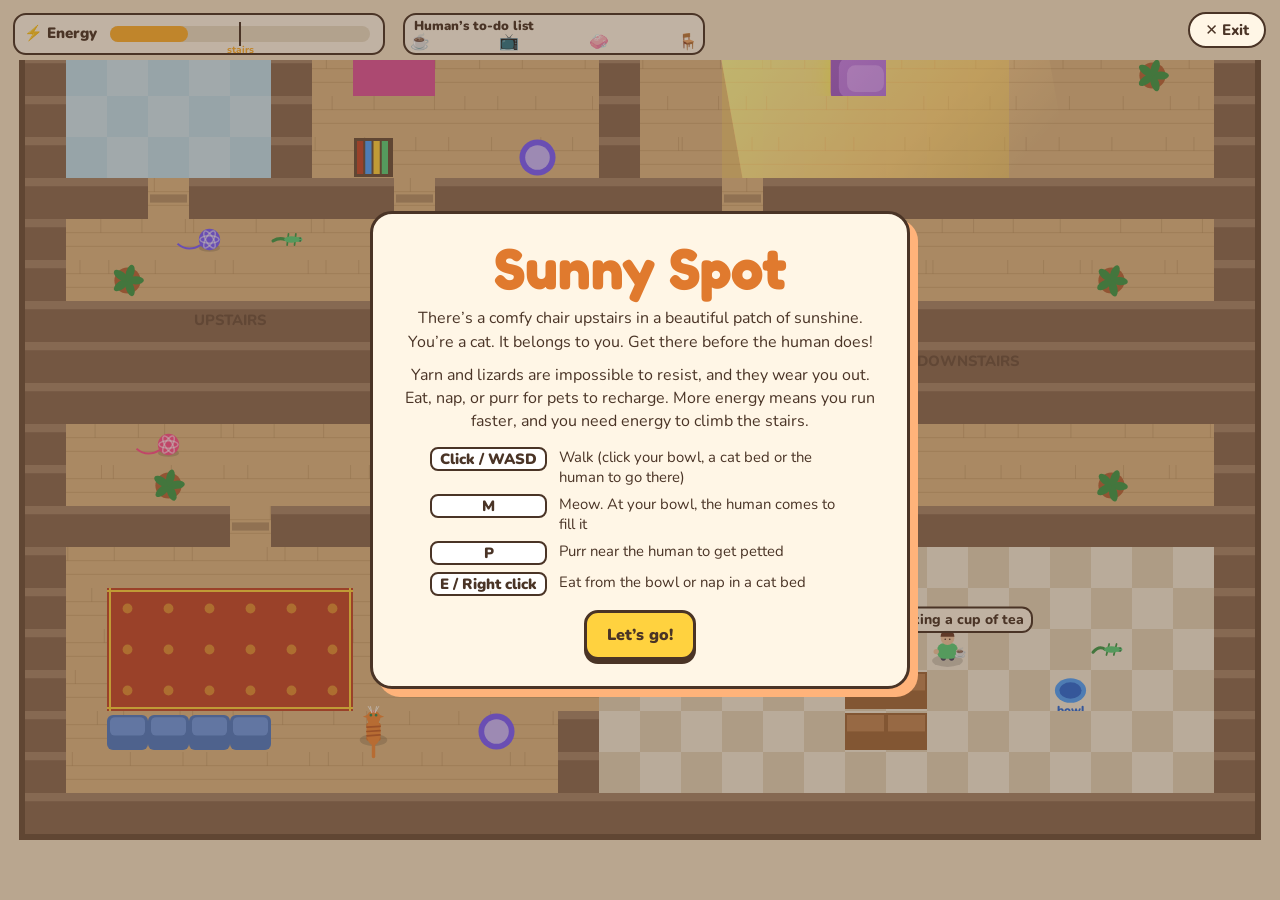
<file: games/sunny-spot/index.html>
<!DOCTYPE html>
<html lang="en">
<head>
<meta charset="UTF-8">
<meta name="viewport" content="width=device-width, initial-scale=1, viewport-fit=cover">
<title>Sunny Spot · fake0hs Arcade</title>
<link rel="preconnect" href="https://fonts.googleapis.com">
<link href="https://fonts.googleapis.com/css2?family=Fredoka:wght@500;700&family=Nunito:wght@600;800;900&display=swap" rel="stylesheet">
<style>
  :root { --ink: #4a3426; --cream: #fff6e6; --peach: #ffb37a; --sun: #ffd23f; --berry: #e0559a; color-scheme: light; }
  * { box-sizing: border-box; }
  html, body { margin: 0; height: 100%; overflow: hidden; background: #f3e3c8; font-family: "Nunito", system-ui, sans-serif; color: var(--ink); }
  canvas { position: fixed; inset: 0; width: 100%; height: 100%; display: block; touch-action: none; }
  #overlay { position: fixed; inset: 0; display: grid; place-items: center; padding: 20px; background: rgba(74, 52, 38, 0.35); z-index: 10; }
  #overlay.hidden { display: none; }
  .card { max-width: 540px; width: 100%; background: var(--cream); border: 3px solid var(--ink); border-radius: 22px; padding: 26px 28px; text-align: center; box-shadow: 8px 8px 0 var(--peach); }
  h1 { font-family: "Fredoka", "Trebuchet MS", sans-serif; font-weight: 700; font-size: clamp(2.4rem, 8vw, 3.6rem); line-height: 1; margin: 0 0 10px; color: #e07a2e; }
  p { margin: 0 0 10px; line-height: 1.45; }
  .keys { display: grid; grid-template-columns: auto 1fr; gap: 7px 12px; text-align: left; margin: 14px auto; max-width: 420px; font-size: 0.93rem; align-items: start; }
  .keys b { white-space: nowrap; background: #fff; border: 2px solid var(--ink); border-radius: 8px; padding: 0 8px; font-weight: 900; text-align: center; }
  .row { display: flex; gap: 10px; justify-content: center; flex-wrap: wrap; margin-top: 14px; }
  button { font: 900 1rem "Nunito", system-ui, sans-serif; cursor: pointer; padding: 11px 20px; border-radius: 14px; border: 3px solid var(--ink); background: var(--sun); color: var(--ink); box-shadow: 0 4px 0 var(--ink); }
  button:active { transform: translateY(3px); box-shadow: 0 1px 0 var(--ink); }
  button.secondary { background: #fff; }
  button:focus-visible, .exit-btn:focus-visible { outline: 3px solid var(--berry); outline-offset: 3px; }
  #actions { position: fixed; left: 50%; bottom: calc(10px + env(safe-area-inset-bottom, 0px)); transform: translateX(-50%); display: none; gap: 10px; z-index: 5; }
  #actions.show { display: flex; }
  #actions button { padding: 8px 14px; font-size: 0.95rem; }
  #actions button[disabled] { opacity: 0.5; }
  .exit-btn {
    position: fixed; top: calc(12px + env(safe-area-inset-top, 0px)); right: 14px; z-index: 30;
    font: 800 0.95rem "Nunito", system-ui, sans-serif; color: var(--ink); text-decoration: none;
    background: var(--cream); border: 2px solid var(--ink); border-radius: 99px; padding: 6px 15px;
  }
  .exit-btn:hover { background: var(--sun); }
</style>
</head>
<body>
<canvas id="game"></canvas>
<div id="actions">
  <button id="bMeow" type="button">🐾 Meow (M)</button>
  <button id="bPurr" type="button">💜 Purr (P)</button>
  <button id="bUse" type="button">🍽️ Eat / Nap (E)</button>
</div>
<div id="overlay">
  <div class="card" id="card">
    <h1>Sunny Spot</h1>
    <p>There’s a comfy chair upstairs in a beautiful patch of sunshine. You’re a cat. It belongs to you. Get there before the human does!</p>
    <p>Yarn and lizards are impossible to resist, and they wear you out. Eat, nap, or purr for pets to recharge. More energy means you run faster, and you need energy to climb the stairs.</p>
    <div class="keys">
      <b>Click / WASD</b><span>Walk (click your bowl, a cat bed or the human to go there)</span>
      <b>M</b><span>Meow. At your bowl, the human comes to fill it</span>
      <b>P</b><span>Purr near the human to get petted</span>
      <b>E / Right click</b><span>Eat from the bowl or nap in a cat bed</span>
    </div>
    <div class="row"><button id="btnStart">Let’s go!</button></div>
  </div>
</div>
<a class="exit-btn" href="../../index.html" aria-label="Exit to the arcade">✕ Exit</a>

<script src="../../arcade-progress.js"></script>
<script>
(function () {
"use strict";
const canvas = document.getElementById("game"), ctx = canvas.getContext("2d");
const overlay = document.getElementById("overlay"), card = document.getElementById("card"), actions = document.getElementById("actions");
let W = 0, H = 0, T = 32, OX = 0, OY = 0;
const HUD_TOP = 64, HUD_BOTTOM = 60;

// =====================================================================
// SETTINGS (easy to tweak)
// =====================================================================
const START_ENERGY = 30;      // the cat starts sleepy
const STAIRS_ENERGY = 50;     // energy needed to climb the stairs
const CAT_SLOW = 1.0;         // cat speed with no energy (tiles per second)
const CAT_FAST = 2.4;         // extra speed at full energy
const MOVE_DRAIN = 0.5;       // energy used per second of running
const YARN_COST = 12;         // energy used playing with yarn
const LIZARD_COST = 10;       // energy used chasing a lizard
const LIZARD_SENSE = 1.7;     // how close a lizard has to be before you can't resist it
const FOOD_GAIN = 45, NAP_GAIN = 40, PET_GAIN = 25;
const HUMAN_SPEED = 1.7;      // the human's walking speed
const MEOW_COOLDOWN = 14;     // seconds before the human answers another meow
const PURR_COOLDOWN = 10;

// The human's to-do list before they go sit in YOUR chair
const ROUTE = [
  { at: [21, 15], wait: 5, label: "Making a cup of tea", icon: "☕" },
  { at: [5, 17], wait: 4, label: "Looking for the TV remote", icon: "📺" },
  { at: [3, 4], wait: 4, label: "Washing hands", icon: "🧼" },
  { at: [20, 3], wait: 0, label: "Heading for the comfy chair!", icon: "🪑" }
];

// =====================================================================
// THE HOUSE
// # wall  . floor  b bathroom  r rug  s sunshine  H comfy chair  S stairs  D doorway
// T counter/table  c couch  t TV  f fridge  B bed  K bookshelf  p plant  F food bowl  N cat bed
// =====================================================================
const MAP = [
  "##############################",
  "#bbbbb#.......#..............#",
  "#bbbbb#.BB....#..sssssss.....#",
  "#bbbbb#.BB....#..sssHsss...p.#",
  "#bbbbb#.......#..sssssss.....#",
  "#bbbbb#.K...N.#..sssssss.....#",
  "###D#####D#######D############",
  "#............................#",
  "#.p.......................p..#",
  "#############SS###############",
  "#############SS###############",
  "#############SS###############",
  "#............................#",
  "#..p......................p..#",
  "#####D##########D#############",
  "#..........K.#...............#",
  "#.rrrrrr.....#.fTTTTT........#",
  "#.rrrrrr..t..#...............#",
  "#.rrrrrr.....D......TT...F...#",
  "#.cccc.....N.#......TT.......#",
  "#............#...............#",
  "##############################"
];
const MW = MAP[0].length, MH = MAP.length;
const SOLID = "#TcfBKptF";
const tile = (x, y) => (x < 0 || y < 0 || x >= MW || y >= MH) ? "#" : MAP[y][x];
const BOWL = [25, 18];
const CHAIR = [20, 3];

function resize() {
  const dpr = Math.min(window.devicePixelRatio || 1, 2);
  W = window.innerWidth; H = window.innerHeight;
  canvas.width = W * dpr; canvas.height = H * dpr; ctx.setTransform(dpr, 0, 0, dpr, 0, 0);
  const fit = Math.min((W - 24) / MW, (H - HUD_TOP - HUD_BOTTOM) / MH);
  T = Math.floor(Math.max(fit, Math.min((W - 24) / MW, 50)));   // zoom in to fill the width; the camera scrolls up and down
  OX = Math.floor((W - MW * T) / 2);
  updateCamera(true);
}
window.addEventListener("resize", resize);

const clamp = (v, a, b) => Math.max(a, Math.min(b, v));
const rand = (a, b) => a + Math.random() * (b - a);
const srand = (i) => { const x = Math.sin(i * 12.9898 + 78.233) * 43758.5453; return x - Math.floor(x); };

// =====================================================================
// AUDIO (all synthesized)
// =====================================================================
let actx = null, master = null, noiseBuf = null;
function audio() {
  if (!actx) {
    try { actx = new (window.AudioContext || window.webkitAudioContext)(); } catch { return null; }
    master = actx.createGain(); master.gain.value = 0.85; master.connect(actx.destination);
    noiseBuf = actx.createBuffer(1, actx.sampleRate * 2, actx.sampleRate);
    const d = noiseBuf.getChannelData(0); for (let i = 0; i < d.length; i++) d[i] = Math.random() * 2 - 1;
  }
  if (actx.state === "suspended") actx.resume();
  return actx;
}
const now = () => actx ? actx.currentTime : 0;
function env(g, t, p, a, d) { g.gain.setValueAtTime(0.0001, t); g.gain.exponentialRampToValueAtTime(p, t + a); g.gain.exponentialRampToValueAtTime(0.0001, t + a + d); }
function osc(type, f, t, d, p, a = 0.01, fEnd) {
  if (!audio()) return;
  const o = actx.createOscillator(), g = actx.createGain();
  o.type = type; o.frequency.setValueAtTime(f, t); if (fEnd) o.frequency.exponentialRampToValueAtTime(fEnd, t + d);
  env(g, t, p, a, d); o.connect(g).connect(master); o.start(t); o.stop(t + a + d + 0.05);
}
function noise(t, d, p, type, f, q = 1, a = 0.005) {
  if (!audio()) return;
  const s = actx.createBufferSource(), fl = actx.createBiquadFilter(), g = actx.createGain();
  s.buffer = noiseBuf; s.loop = true; fl.type = type; fl.frequency.value = f; fl.Q.value = q;
  env(g, t, p, a, d); s.connect(fl).connect(g).connect(master); s.start(t); s.stop(t + a + d + 0.05);
}
const sfx = {
  meow() {
    if (!audio()) return;
    const t = now(), o = actx.createOscillator(), o2 = actx.createOscillator(), bp = actx.createBiquadFilter(), g = actx.createGain();
    o.type = "sawtooth"; o2.type = "triangle";
    const base = rand(480, 560);
    [o, o2].forEach((x, i) => { x.frequency.setValueAtTime(base * (i ? 2 : 1), t); x.frequency.linearRampToValueAtTime(base * 1.55 * (i ? 2 : 1), t + 0.18); x.frequency.linearRampToValueAtTime(base * 0.9 * (i ? 2 : 1), t + 0.55); });
    bp.type = "bandpass"; bp.Q.value = 3; bp.frequency.setValueAtTime(900, t); bp.frequency.linearRampToValueAtTime(1800, t + 0.2); bp.frequency.linearRampToValueAtTime(1000, t + 0.55);
    env(g, t, 0.35, 0.06, 0.5);
    o.connect(bp); o2.connect(bp); bp.connect(g).connect(master); o.start(t); o2.start(t); o.stop(t + 0.7); o2.stop(t + 0.7);
  },
  purr() {
    if (!audio()) return;
    const t = now(), s = actx.createBufferSource(), lp = actx.createBiquadFilter(), g = actx.createGain(), am = actx.createGain(), lfo = actx.createOscillator(), lg = actx.createGain();
    s.buffer = noiseBuf; s.loop = true; lp.type = "lowpass"; lp.frequency.value = 180;
    lfo.frequency.value = 24; lg.gain.value = 0.5; am.gain.value = 0.5; lfo.connect(lg).connect(am.gain);
    env(g, t, 0.9, 0.2, 1.6);
    s.connect(lp).connect(am).connect(g).connect(master); s.start(t); lfo.start(t); s.stop(t + 1.9); lfo.stop(t + 1.9);
  },
  boing() { const t = now(); osc("sine", 300, t, 0.25, 0.25, 0.005, 700); osc("sine", 700, t + 0.12, 0.2, 0.15, 0.005, 400); },
  scurry() { const t = now(); for (let i = 0; i < 6; i++) noise(t + i * 0.04, 0.03, 0.15, "highpass", 3000); },
  crunch() { const t = now(); for (let i = 0; i < 5; i++) noise(t + i * 0.18 + rand(0, 0.05), 0.07, 0.3, "bandpass", rand(1500, 2500), 1.5); },
  pour() { const t = now(); noise(t, 1.2, 0.25, "bandpass", 3000, 0.8, 0.1); for (let i = 0; i < 10; i++) osc("sine", rand(2500, 4500), t + i * 0.1, 0.05, 0.03); },
  snore() { const t = now(); noise(t, 0.9, 0.18, "lowpass", 300, 0.7, 0.4); },
  pet() { const t = now(); [523, 659, 784].forEach((f, i) => osc("sine", f, t + i * 0.1, 0.25, 0.08)); },
  nope() { const t = now(); osc("triangle", 300, t, 0.15, 0.12); osc("triangle", 220, t + 0.15, 0.2, 0.12); },
  win() { const t = now(); [523, 659, 784, 1047, 784, 1047, 1319].forEach((f, i) => osc("triangle", f, t + i * 0.12, 0.3, 0.12)); },
  lose() { const t = now(); [392, 370, 349, 330].forEach((f, i) => osc("triangle", f, t + i * 0.3, 0.45, 0.12)); }
};

// =====================================================================
// GAME STATE
// =====================================================================
let mode = "menu"; // menu | play | won | lost
let cat, human, yarns, lizards, bowlFull, msg, meowCD, purrCD, time, floaters;
const keys = {};

function reset() {
  cat = { x: 8.5, y: 19.5, dir: -Math.PI / 2, energy: START_ENERGY, state: "free", t: 0, target: null, path: [], onArrive: null, walk: 0, tail: 0, lizard: null, yarn: null, gain: 0 };
  human = { x: 22.5, y: 17.5, dir: Math.PI, route: 0, waiting: 0, path: [], task: "route", walk: 0, petT: 0, bubble: null, sitting: false };
  bowlFull = false; meowCD = 0; purrCD = 0; time = 0; floaters = []; msg = null;
  yarns = [
    { a: [3, 12], b: [12, 12], c: "#ff4f8b" },
    { a: [18, 13], b: [27, 13], c: "#4fa3ff" },
    { a: [4, 7], b: [12, 8], c: "#7a5cff" },
    { a: [16, 7], b: [25, 7], c: "#5ad17a" }
  ].map(y => ({ ...y, x: y.a[0] + 0.5, y: y.a[1] + 0.5, p: Math.random(), dirn: 1, cool: 0, spin: 0 }));
  const zones = [
    { x0: 1, y0: 12, x1: 28, y1: 13 },  // downstairs hallway
    { x0: 1, y0: 7, x1: 28, y1: 8 },    // upstairs landing
    { x0: 15, y0: 15, x1: 28, y1: 20 }  // kitchen
  ];
  lizards = zones.map(z => { const l = { zone: z, x: 0, y: 0, state: "roam", tx: 0, ty: 0, hideT: 0, wig: Math.random() * 6, dir: 0 }; placeLizard(l, true); return l; });
  setHumanGoal();
}
function placeLizard(l, anywhere) {
  for (let i = 0; i < 40; i++) {
    const x = Math.floor(rand(l.zone.x0, l.zone.x1 + 1)), y = Math.floor(rand(l.zone.y0, l.zone.y1 + 1));
    if (SOLID.includes(tile(x, y))) continue;
    if (!anywhere && cat && Math.hypot(x + 0.5 - cat.x, y + 0.5 - cat.y) < 5) continue;
    l.x = x + 0.5; l.y = y + 0.5; l.tx = l.x; l.ty = l.y; return;
  }
}

function blockedFor(who, x, y) {
  const c = tile(x, y);
  if (SOLID.includes(c)) return true;
  if (who === "cat" && c === "S" && cat.energy < STAIRS_ENERGY) return true;
  return false;
}
function bfs(who, sx, sy, tx, ty) {
  const key = (x, y) => y * MW + x, prev = new Map([[key(sx, sy), -1]]), q = [[sx, sy]];
  while (q.length) {
    const [x, y] = q.shift();
    if (x === tx && y === ty) break;
    for (const [dx, dy] of [[1, 0], [-1, 0], [0, 1], [0, -1]]) {
      const nx = x + dx, ny = y + dy, k = key(nx, ny);
      if (prev.has(k) || blockedFor(who, nx, ny)) continue;
      prev.set(k, key(x, y)); q.push([nx, ny]);
    }
  }
  if (!prev.has(key(tx, ty))) return null;
  const path = []; let k = key(tx, ty);
  while (k !== key(sx, sy)) { path.push([k % MW + 0.5, Math.floor(k / MW) + 0.5]); k = prev.get(k); }
  return path.reverse();
}

function say(text, life = 3) { msg = { text, t: 0, life }; }
function floatText(text, x, y, color = "#4a3426") { floaters.push({ text, x, y, t: 0, color }); }

// ---------- the human ----------
function setHumanGoal() {
  const r = ROUTE[human.route];
  human.task = "route";
  human.path = bfs("human", Math.floor(human.x), Math.floor(human.y), r.at[0], r.at[1]) || [];
  human.bubble = { icon: r.icon, label: r.label };
}
function updateHuman(dt) {
  if (human.sitting) return;
  if (human.petT > 0) {
    human.petT -= dt;
    if (human.petT <= 0) { human.bubble = human.savedBubble; if (human.task === "route" && human.waiting <= 0) setHumanGoal(); }
    return;
  }
  if (human.path.length) {
    const [tx, ty] = human.path[0], dx = tx - human.x, dy = ty - human.y, d = Math.hypot(dx, dy);
    const sp = HUMAN_SPEED * (tile(Math.floor(human.x), Math.floor(human.y)) === "S" ? 0.75 : 1);
    if (d < sp * dt) { human.x = tx; human.y = ty; human.path.shift(); }
    else { human.x += dx / d * sp * dt; human.y += dy / d * sp * dt; human.dir = Math.atan2(dy, dx); }
    human.walk += dt * 8;
    if (!human.path.length) arriveHuman();
    return;
  }
  if (human.waiting > 0) {
    human.waiting -= dt;
    if (human.waiting <= 0) {
      if (human.task === "feed") { bowlFull = true; sfx.pour(); floatText("There you go, kitty!", human.x, human.y - 1, "#e07a2e"); human.route = human.route; setHumanGoal(); }
      else { human.route = Math.min(human.route + 1, ROUTE.length - 1); setHumanGoal(); }
    }
  }
}
function arriveHuman() {
  if (human.task === "feed") { human.waiting = 2.5; human.bubble = { icon: "🥫", label: "Filling your bowl" }; human.dir = 0; return; }
  const r = ROUTE[human.route];
  if (human.route === ROUTE.length - 1) { human.sitting = true; lose(); return; }
  human.waiting = r.wait;
}

// ---------- cat actions ----------
const nearBowl = () => Math.hypot(cat.x - (BOWL[0] + 0.5), cat.y - (BOWL[1] + 0.5)) < 1.6;
const nearBed = () => { const c = tile(Math.floor(cat.x), Math.floor(cat.y)); if (c === "N") return true; for (const [dx, dy] of [[1, 0], [-1, 0], [0, 1], [0, -1]]) if (tile(Math.floor(cat.x) + dx, Math.floor(cat.y) + dy) === "N" && Math.hypot(Math.floor(cat.x) + dx + 0.5 - cat.x, Math.floor(cat.y) + dy + 0.5 - cat.y) < 1.2) return true; return false; };
const nearHuman = () => Math.hypot(cat.x - human.x, cat.y - human.y) < 1.9;

function meow() {
  if (mode !== "play" || cat.state === "nap") return;
  sfx.meow(); floatText("Meow!", cat.x, cat.y - 0.8, "#e07a2e");
  if (!nearBowl()) { if (Math.random() < 0.5) say("Meow! (Meow at your food bowl in the kitchen to call the human.)", 3); return; }
  if (bowlFull) { say("Your bowl is already full. Eat! (E)", 2.5); return; }
  if (human.task === "feed") return;
  if (meowCD > 0) { say("The human is ignoring you. Try again in a moment.", 2.5); return; }
  meowCD = MEOW_COOLDOWN;
  human.task = "feed"; human.waiting = 0; human.petT = 0;
  human.path = bfs("human", Math.floor(human.x), Math.floor(human.y), BOWL[0] - 1, BOWL[1]) || [];
  human.bubble = { icon: "🐟", label: "Coming to feed you!" };
  say("It worked! The human is coming to fill your bowl.", 3);
}
function purr() {
  if (mode !== "play" || cat.state !== "free") return;
  sfx.purr(); floatText("Purrr…", cat.x, cat.y - 0.8, "#e0559a");
  if (!nearHuman()) { say("Purr next to the human to get petted.", 2.5); return; }
  if (purrCD > 0 || human.task === "feed" || human.sitting) { say("The human is busy right now.", 2); return; }
  purrCD = PURR_COOLDOWN;
  cat.state = "petted"; cat.t = 3; cat.gain = PET_GAIN;
  human.savedBubble = human.bubble; human.petT = 3; human.path = []; human.bubble = { icon: "💕", label: "Aww, good kitty!" };
  sfx.pet();
}
function useThing() {
  if (mode !== "play" || cat.state !== "free") return;
  if (nearBowl()) {
    if (!bowlFull) { sfx.nope(); say("Your bowl is empty! Meow (M) at it to call the human.", 3); return; }
    bowlFull = false; cat.state = "eat"; cat.t = 2.2; cat.gain = FOOD_GAIN; sfx.crunch();
    cat.dir = Math.atan2(BOWL[1] + 0.5 - cat.y, BOWL[0] + 0.5 - cat.x);
    return;
  }
  if (nearBed()) { cat.state = "nap"; cat.t = 4; cat.gain = NAP_GAIN; sfx.snore(); say("Zzz… a quick power nap.", 2); return; }
  say("Nothing to eat or nap on here. Find your bowl or a cat bed.", 2.5);
}

// click-to-move: walk somewhere, and do the right thing when you get there
function walkTo(tx, ty) {
  const sx = Math.floor(cat.x), sy = Math.floor(cat.y);
  const c = tile(tx, ty);
  let dest = [tx, ty], after = null;
  if (tx === BOWL[0] && ty === BOWL[1]) { dest = [BOWL[0] - 1, BOWL[1]]; after = () => bowlFull ? useThing() : meow(); }
  else if (c === "N") after = useThing;
  else if (Math.hypot(tx + 0.5 - human.x, ty + 0.5 - human.y) < 1) { dest = [Math.floor(human.x), Math.floor(human.y)]; after = purr; }
  else if (c === "S" && cat.energy < STAIRS_ENERGY) { tooTired(); return; }
  else if (SOLID.includes(c)) return;
  const p = (dest[0] === sx && dest[1] === sy) ? [] : bfs("cat", sx, sy, dest[0], dest[1]);
  if (p === null) {
    if (cat.energy < STAIRS_ENERGY) tooTired(); else say("You can’t get there.", 2);
    return;
  }
  cat.path = p; cat.target = [dest[0] + 0.5, dest[1] + 0.5]; cat.onArrive = after;
  if (!p.length && after) { cat.onArrive = null; after(); }
}
let tiredMsgT = 0;
// after yarn or a lizard distracts you, carry on to where you clicked
function rememberTrip() { cat.trip = cat.target ? { tx: Math.floor(cat.target[0]), ty: Math.floor(cat.target[1]), after: cat.onArrive } : null; }
function resumeTrip() {
  const tr = cat.trip; cat.trip = null; if (!tr) return;
  const p = bfs("cat", Math.floor(cat.x), Math.floor(cat.y), tr.tx, tr.ty);
  if (p === null) { if (cat.energy < STAIRS_ENERGY) tooTired(); return; }
  cat.path = p; cat.target = [tr.tx + 0.5, tr.ty + 0.5]; cat.onArrive = tr.after;
  if (!p.length && tr.after) { cat.onArrive = null; tr.after(); }
}
function tooTired() {
  if (tiredMsgT > 0) return;
  tiredMsgT = 3; sfx.nope();
  say(`Too sleepy to climb the stairs! You need ⚡${STAIRS_ENERGY} energy. Eat, nap, or get petted.`, 3.5);
}

// =====================================================================
// UPDATE
// =====================================================================
function catSpeed() { return (CAT_SLOW + CAT_FAST * cat.energy / 100) * (tile(Math.floor(cat.x), Math.floor(cat.y)) === "S" ? 0.7 : 1); }
function tryMoveCat(dx, dy) {
  const r = 0.25;
  const okX = (nx) => !blockedFor("cat", Math.floor(nx + Math.sign(dx) * r), Math.floor(cat.y - r)) && !blockedFor("cat", Math.floor(nx + Math.sign(dx) * r), Math.floor(cat.y + r));
  const okY = (ny) => !blockedFor("cat", Math.floor(cat.x - r), Math.floor(ny + Math.sign(dy) * r)) && !blockedFor("cat", Math.floor(cat.x + r), Math.floor(ny + Math.sign(dy) * r));
  let moved = false;
  if (dx && okX(cat.x + dx)) { cat.x += dx; moved = true; }
  else if (dx && tile(Math.floor(cat.x + Math.sign(dx) * 0.6), Math.floor(cat.y)) === "S" && cat.energy < STAIRS_ENERGY) tooTired();
  if (dy && okY(cat.y + dy)) { cat.y += dy; moved = true; }
  else if (dy && tile(Math.floor(cat.x), Math.floor(cat.y + Math.sign(dy) * 0.6)) === "S" && cat.energy < STAIRS_ENERGY) tooTired();
  return moved;
}

function update(dt) {
  time += dt; meowCD = Math.max(0, meowCD - dt); purrCD = Math.max(0, purrCD - dt); tiredMsgT = Math.max(0, tiredMsgT - dt);
  if (msg) { msg.t += dt; if (msg.t > msg.life) msg = null; }
  floaters.forEach(f => f.t += dt); floaters = floaters.filter(f => f.t < 1.4);
  cat.tail += dt * (cat.state === "nap" ? 1 : 4);

  // yarn rolls back and forth along its hallway
  for (const y of yarns) {
    y.cool = Math.max(0, y.cool - dt);
    y.p += y.dirn * dt * 0.06; if (y.p > 1 || y.p < 0) { y.dirn *= -1; y.p = clamp(y.p, 0, 1); }
    y.x = y.a[0] + 0.5 + (y.b[0] - y.a[0]) * y.p; y.y = y.a[1] + 0.5 + (y.b[1] - y.a[1]) * y.p;
    y.spin += dt * y.dirn * 3;
  }
  // lizards wander, flee, hide
  for (const l of lizards) {
    l.wig += dt * 10;
    if (l.state === "hidden") { l.hideT -= dt; if (l.hideT <= 0) { placeLizard(l, false); l.state = "roam"; } continue; }
    const sp = l.state === "flee" ? 3.4 : 1.1;
    if (l.state === "flee") {
      const ax = l.x - cat.x, ay = l.y - cat.y, d = Math.hypot(ax, ay) || 1;
      const nx = l.x + ax / d * sp * dt, ny = l.y + ay / d * sp * dt;
      if (!SOLID.includes(tile(Math.floor(nx), Math.floor(l.y))) && tile(Math.floor(nx), Math.floor(l.y)) !== "S") l.x = nx; else l.y += (Math.random() < 0.5 ? -1 : 1) * sp * dt;
      if (!SOLID.includes(tile(Math.floor(l.x), Math.floor(ny))) && tile(Math.floor(l.x), Math.floor(ny)) !== "S") l.y = ny;
      l.dir = Math.atan2(ay, ax);
    } else {
      const dx = l.tx - l.x, dy = l.ty - l.y, d = Math.hypot(dx, dy);
      if (d < 0.1) { if (Math.random() < dt * 0.8) { l.tx = clamp(l.x + rand(-3, 3), l.zone.x0 + 0.5, l.zone.x1 + 0.5); l.ty = clamp(l.y + rand(-2, 2), l.zone.y0 + 0.5, l.zone.y1 + 0.5); if (SOLID.includes(tile(Math.floor(l.tx), Math.floor(l.ty)))) { l.tx = l.x; l.ty = l.y; } } }
      else { l.x += dx / d * sp * dt; l.y += dy / d * sp * dt; l.dir = Math.atan2(dy, dx); }
    }
  }

  updateHuman(dt);
  if (mode !== "play") return;

  // ---------- the cat ----------
  if (cat.state === "free") {
    let mx = 0, my = 0;
    if (keys.ArrowLeft || keys.a || keys.A) mx -= 1;
    if (keys.ArrowRight || keys.d || keys.D) mx += 1;
    if (keys.ArrowUp || keys.w || keys.W) my -= 1;
    if (keys.ArrowDown || keys.s || keys.S) my += 1;
    const sp = catSpeed();
    if (mx || my) {
      cat.path = []; cat.target = null; cat.onArrive = null;
      const l = Math.hypot(mx, my); mx /= l; my /= l;
      if (tryMoveCat(mx * sp * dt, my * sp * dt)) { cat.dir = Math.atan2(my, mx); cat.walk += dt * 10 * sp / 2; cat.energy = Math.max(0, cat.energy - MOVE_DRAIN * dt); }
    } else if (cat.path.length) {
      const [tx, ty] = cat.path[0], dx = tx - cat.x, dy = ty - cat.y, d = Math.hypot(dx, dy);
      if (d < sp * dt + 0.02) {
        cat.x = tx; cat.y = ty; cat.path.shift();
        if (cat.path.length && blockedFor("cat", Math.floor(cat.path[0][0]), Math.floor(cat.path[0][1]))) { cat.path = []; tooTired(); }
        if (!cat.path.length) { cat.target = null; const f = cat.onArrive; cat.onArrive = null; if (f) f(); }
      } else { cat.x += dx / d * sp * dt; cat.y += dy / d * sp * dt; cat.dir = Math.atan2(dy, dx); }
      cat.walk += dt * 10 * sp / 2; cat.energy = Math.max(0, cat.energy - MOVE_DRAIN * dt);
    }
    // instincts: yarn and lizards are impossible to resist
    for (const y of yarns) if (y.cool <= 0 && Math.hypot(y.x - cat.x, y.y - cat.y) < 0.65) {
      rememberTrip();
      cat.state = "yarn"; cat.t = 2.2; cat.yarn = y; cat.path = []; cat.target = null; cat.onArrive = null;
      cat.energy = Math.max(0, cat.energy - YARN_COST); sfx.boing();
      say("YARN! You simply have to play with it.", 2.2); break;
    }
    if (cat.state === "free") for (const l of lizards) if (l.state === "roam" && Math.hypot(l.x - cat.x, l.y - cat.y) < LIZARD_SENSE) {
      rememberTrip();
      cat.state = "chase"; cat.t = 2.4; cat.lizard = l; l.state = "flee"; cat.path = []; cat.target = null; cat.onArrive = null;
      cat.energy = Math.max(0, cat.energy - LIZARD_COST); sfx.scurry();
      say("A LIZARD! Must… chase… lizard!", 2.4); break;
    }
  } else if (cat.state === "yarn") {
    cat.t -= dt; cat.walk += dt * 18; cat.dir += dt * 6;
    if (cat.t <= 0) {
      const y = cat.yarn; y.cool = 4; y.p = y.p < 0.5 ? rand(0.75, 1) : rand(0, 0.25); y.dirn = -y.dirn;
      cat.state = "free"; cat.yarn = null; sfx.boing(); resumeTrip();
    }
  } else if (cat.state === "chase") {
    cat.t -= dt; const l = cat.lizard;
    const dx = l.x - cat.x, dy = l.y - cat.y, d = Math.hypot(dx, dy) || 1, sp = catSpeed() * 1.2;
    if (d > 0.3) { tryMoveCat(dx / d * sp * dt, dy / d * sp * dt); cat.dir = Math.atan2(dy, dx); cat.walk += dt * 14; }
    if (cat.t <= 0) { l.state = "hidden"; l.hideT = 14; cat.state = "free"; cat.lizard = null; say("The lizard got away under the furniture.", 2); resumeTrip(); }
  } else if (cat.state === "eat" || cat.state === "nap" || cat.state === "petted") {
    const total = cat.state === "eat" ? 2.2 : cat.state === "nap" ? 4 : 3;
    cat.energy = Math.min(100, cat.energy + cat.gain * dt / total);
    cat.t -= dt;
    if (cat.state === "nap" && Math.random() < dt * 0.6) sfx.snore();
    if (cat.t <= 0) { floatText(`+${cat.gain}⚡`, cat.x, cat.y - 0.8, "#2f8a57"); cat.state = "free"; }
  }

  // the sunny chair!
  if (Math.hypot(cat.x - (CHAIR[0] + 0.5), cat.y - (CHAIR[1] + 0.5)) < 0.7) win();
}

function win() {
  mode = "won"; sfx.win(); if (window.ArcadeProgress) ArcadeProgress.complete(); cat.state = "nap"; cat.x = CHAIR[0] + 0.5; cat.y = CHAIR[1] + 0.5;
  actions.classList.remove("show");
  setTimeout(() => showEnd(true), 1600);
}
function lose() {
  if (mode !== "play") return;
  mode = "lost"; sfx.lose(); actions.classList.remove("show");
  setTimeout(() => showEnd(false), 1600);
}
function showEnd(won) {
  overlay.classList.remove("hidden");
  const secs = Math.round(time);
  card.innerHTML = won
    ? `<h1>The sunny spot is yours!</h1><p>You curled up in the warm sunshine on the comfiest chair in the house. The human will have to sit on the floor.</p><p>Time: ${secs} seconds.</p>`
    : `<h1>Oh no!</h1><p>The human sat in YOUR comfy chair. In YOUR sunshine. Unbelievable.</p><p>Tip: meow at your bowl to lure the human back downstairs, and purr for pets to recharge.</p>`;
  card.innerHTML += `<div class="row"><button id="btnAgain">Play again</button><button id="btnExit2" class="secondary">Exit to arcade</button></div>`;
  document.getElementById("btnAgain").onclick = start;
  document.getElementById("btnExit2").onclick = () => { location.href = "../../index.html"; };
}
function start() {
  audio(); reset(); mode = "play";
  overlay.classList.add("hidden"); actions.classList.add("show");
  say("The human just got home. Race them to the sunny chair upstairs!", 4);
}

// =====================================================================
// DRAWING
// =====================================================================
const X = (x) => OX + x * T, Y = (y) => OY + y * T;
function updateCamera(snap) {
  const avail = H - HUD_TOP - HUD_BOTTOM;
  let want;
  if (MH * T <= avail) want = HUD_TOP + Math.floor((avail - MH * T) / 2);
  else {
    const focus = cat ? cat.y : MH - 3;
    want = clamp(HUD_TOP + avail / 2 - focus * T, HUD_TOP + avail - MH * T - 6, HUD_TOP + 6);
  }
  OY = snap ? want : OY + (want - OY) * 0.12;
}
function drawHouse(t) {
  ctx.fillStyle = "#f3e3c8"; ctx.fillRect(0, 0, W, H);
  ctx.fillStyle = "#6b4f3a"; ctx.fillRect(OX - 6, OY - 6, MW * T + 12, MH * T + 12);
  for (let y = 0; y < MH; y++) for (let x = 0; x < MW; x++) drawTile(x, y, MAP[y][x], t);
  // sunbeams pouring in from the sunroom window
  ctx.save(); ctx.globalCompositeOperation = "lighter";
  const g = ctx.createLinearGradient(X(17), Y(0), X(24), Y(6));
  g.addColorStop(0, "rgba(255,220,120,0.32)"); g.addColorStop(1, "rgba(255,220,120,0)");
  ctx.fillStyle = g;
  ctx.beginPath(); ctx.moveTo(X(16.5), Y(0.4)); ctx.lineTo(X(24.5), Y(0.4)); ctx.lineTo(X(25.5), Y(6)); ctx.lineTo(X(17.5), Y(6)); ctx.fill();
  ctx.restore();
  // floor labels
  ctx.font = `800 ${Math.max(10, T * 0.36)}px Nunito, sans-serif`; ctx.textAlign = "center"; ctx.textBaseline = "middle";
  ctx.fillStyle = "rgba(74,52,38,0.45)";
  ctx.fillText("UPSTAIRS", X(5), Y(9.5)); ctx.fillText("DOWNSTAIRS", X(23), Y(10.5));
}
function drawTile(x, y, c, t) {
  const px = X(x), py = Y(y);
  const kitchen = x >= 14 && y >= 15;
  // floors
  if (c === "#") {
    ctx.fillStyle = "#8a6a52"; ctx.fillRect(px, py, T, T);
    ctx.fillStyle = "#a6856a"; ctx.fillRect(px, py, T, T * 0.2);
    return;
  }
  if (c === "b") { ctx.fillStyle = (x + y) % 2 ? "#cfe8f2" : "#bfe0ee"; ctx.fillRect(px, py, T, T); }
  else if (kitchen && c !== "S") { ctx.fillStyle = (x + y) % 2 ? "#f4ead8" : "#e3d3b8"; ctx.fillRect(px, py, T, T); }
  else {
    ctx.fillStyle = "#dcb784"; ctx.fillRect(px, py, T, T);
    ctx.strokeStyle = "rgba(120,80,40,0.18)"; ctx.lineWidth = 1;
    for (let i = 1; i < 3; i++) { ctx.beginPath(); ctx.moveTo(px, py + i * T / 3); ctx.lineTo(px + T, py + i * T / 3); ctx.stroke(); }
    ctx.beginPath(); ctx.moveTo(px + (srand(x * 7 + y) * T), py); ctx.lineTo(px + (srand(x * 7 + y) * T), py + T / 3); ctx.stroke();
  }
  switch (c) {
    case "r": {
      ctx.fillStyle = "#c4482b"; ctx.fillRect(px, py, T, T);
      ctx.strokeStyle = "#ffd23f"; ctx.lineWidth = 2;
      if (tile(x - 1, y) !== "r") { ctx.beginPath(); ctx.moveTo(px + 3, py); ctx.lineTo(px + 3, py + T); ctx.stroke(); }
      if (tile(x + 1, y) !== "r") { ctx.beginPath(); ctx.moveTo(px + T - 3, py); ctx.lineTo(px + T - 3, py + T); ctx.stroke(); }
      if (tile(x, y - 1) !== "r") { ctx.beginPath(); ctx.moveTo(px, py + 3); ctx.lineTo(px + T, py + 3); ctx.stroke(); }
      if (tile(x, y + 1) !== "r") { ctx.beginPath(); ctx.moveTo(px, py + T - 3); ctx.lineTo(px + T, py + T - 3); ctx.stroke(); }
      ctx.fillStyle = "rgba(255,210,63,0.5)"; ctx.beginPath(); ctx.arc(px + T / 2, py + T / 2, T * 0.12, 0, 7); ctx.fill();
      break;
    }
    case "s": case "H": {
      ctx.fillStyle = `rgba(255,214,90,${0.38 + 0.06 * Math.sin(t * 1.5 + x * 0.5)})`; ctx.fillRect(px, py, T, T);
      if (c === "H") {
        ctx.save(); ctx.shadowColor = "#ffd23f"; ctx.shadowBlur = 20;
        ctx.fillStyle = "#7a3ab8"; ctx.beginPath(); ctx.roundRect(px - T * 0.35, py - T * 0.25, T * 1.7, T * 1.5, T * 0.35); ctx.fill();
        ctx.restore();
        ctx.fillStyle = "#9a5ad8"; ctx.beginPath(); ctx.roundRect(px - T * 0.15, py + T * 0.05, T * 1.3, T * 1.0, T * 0.25); ctx.fill();
        ctx.fillStyle = "#b07ae8"; ctx.beginPath(); ctx.roundRect(px + T * 0.05, py + T * 0.25, T * 0.9, T * 0.65, T * 0.2); ctx.fill();
      }
      break;
    }
    case "S": {
      ctx.fillStyle = "#b08a5e"; ctx.fillRect(px, py, T, T);
      for (let i = 0; i < 3; i++) { ctx.fillStyle = i % 2 ? "#9a7650" : "#c49d6e"; ctx.fillRect(px, py + i * T / 3, T, T / 3 - 1); }
      ctx.fillStyle = "#6b4f3a"; ctx.fillRect(px - 2, py, 3, T);
      if (x === 13 && y === 10) {
        ctx.fillStyle = cat && cat.energy >= STAIRS_ENERGY ? "#2f8a57" : "#c2413b";
        ctx.font = `900 ${Math.max(10, T * 0.38)}px Nunito, sans-serif`; ctx.textAlign = "center"; ctx.textBaseline = "middle";
        ctx.fillText("⚡" + STAIRS_ENERGY, px - T * 0.9, py + T / 2);
      }
      break;
    }
    case "D": { ctx.fillStyle = "rgba(107,79,58,0.35)"; ctx.fillRect(px + 2, py + T * 0.4, T - 4, T * 0.2); break; }
    case "T": { ctx.fillStyle = "#a0683a"; ctx.fillRect(px, py + 2, T, T - 4); ctx.fillStyle = "#c08654"; ctx.fillRect(px + 2, py + 4, T - 4, T * 0.4); break; }
    case "c": { ctx.fillStyle = "#4f7ac4"; ctx.beginPath(); ctx.roundRect(px, py + T * 0.1, T, T * 0.85, 6); ctx.fill(); ctx.fillStyle = "#6f9ae4"; ctx.beginPath(); ctx.roundRect(px + 3, py + T * 0.15, T - 6, T * 0.45, 5); ctx.fill(); break; }
    case "t": { ctx.fillStyle = "#222"; ctx.fillRect(px + 2, py + T * 0.25, T - 4, T * 0.5); ctx.fillStyle = `rgba(120,200,255,${0.5 + 0.3 * Math.sin(t * 7)})`; ctx.fillRect(px + 5, py + T * 0.3, T - 10, T * 0.38); break; }
    case "f": { ctx.fillStyle = "#f4f4f8"; ctx.fillRect(px + 2, py + 2, T - 4, T - 4); ctx.strokeStyle = "#999"; ctx.strokeRect(px + 2.5, py + 2.5, T - 5, T - 5); ctx.fillStyle = "#999"; ctx.fillRect(px + T - 8, py + T * 0.3, 2, T * 0.3); break; }
    case "B": {
      ctx.fillStyle = "#e0559a"; ctx.fillRect(px, py, T, T);
      if (tile(x, y - 1) !== "B") { ctx.fillStyle = "#fff"; ctx.beginPath(); ctx.roundRect(px + 3, py + 3, T - 6, T * 0.4, 6); ctx.fill(); }
      break;
    }
    case "K": { ctx.fillStyle = "#6b4f3a"; ctx.fillRect(px + 1, py + 1, T - 2, T - 2); ["#c4482b", "#4fa3ff", "#ffd23f", "#5ad17a"].forEach((col, i) => { ctx.fillStyle = col; ctx.fillRect(px + 4 + i * (T - 8) / 4, py + 4, (T - 8) / 4 - 2, T - 8); }); break; }
    case "p": { ctx.fillStyle = "#b8653a"; ctx.beginPath(); ctx.arc(px + T / 2, py + T / 2, T * 0.32, 0, 7); ctx.fill(); ctx.fillStyle = "#3f9a4a"; for (let i = 0; i < 5; i++) { const a = i * 1.26 + Math.sin(t + x) * 0.1; ctx.beginPath(); ctx.ellipse(px + T / 2 + Math.cos(a) * T * 0.2, py + T / 2 + Math.sin(a) * T * 0.2, T * 0.2, T * 0.1, a, 0, 7); ctx.fill(); } break; }
    case "F": {
      ctx.fillStyle = "#4fa3ff"; ctx.beginPath(); ctx.ellipse(px + T / 2, py + T / 2, T * 0.38, T * 0.3, 0, 0, 7); ctx.fill();
      ctx.fillStyle = "#2a6ad8"; ctx.beginPath(); ctx.ellipse(px + T / 2, py + T / 2, T * 0.27, T * 0.2, 0, 0, 7); ctx.fill();
      if (bowlFull) { ctx.fillStyle = "#b8653a"; for (let i = 0; i < 9; i++) { ctx.beginPath(); ctx.arc(px + T / 2 + (srand(i) - 0.5) * T * 0.36, py + T / 2 + (srand(i + 5) - 0.5) * T * 0.26, T * 0.06, 0, 7); ctx.fill(); } }
      ctx.font = `900 ${Math.max(9, T * 0.28)}px Nunito, sans-serif`; ctx.textAlign = "center"; ctx.textBaseline = "top"; ctx.fillStyle = "#2a6ad8";
      ctx.fillText(bowlFull ? "FOOD!" : "bowl", px + T / 2, py + T * 0.86);
      break;
    }
    case "N": {
      ctx.fillStyle = "#7a5cff"; ctx.beginPath(); ctx.arc(px + T / 2, py + T / 2, T * 0.44, 0, 7); ctx.fill();
      ctx.fillStyle = "#c9b8ff"; ctx.beginPath(); ctx.arc(px + T / 2, py + T / 2, T * 0.3, 0, 7); ctx.fill();
      break;
    }
  }
}

function drawCat(t) {
  const s = T * 0.42, x = X(cat.x), y = Y(cat.y);
  ctx.save(); ctx.translate(x, y);
  if (cat.state === "nap" || cat.state === "eat" && false) {
    // curled up
    ctx.fillStyle = "rgba(0,0,0,0.15)"; ctx.beginPath(); ctx.ellipse(0, s * 0.3, s * 0.95, s * 0.5, 0, 0, 7); ctx.fill();
    ctx.fillStyle = "#f08a3a"; ctx.beginPath(); ctx.arc(0, 0, s * 0.75, 0, 7); ctx.fill();
    ctx.strokeStyle = "#c4602a"; ctx.lineWidth = s * 0.12;
    for (let i = 0; i < 3; i++) { ctx.beginPath(); ctx.arc(0, 0, s * (0.3 + i * 0.15), -1 + i * 0.3, 0.5 + i * 0.3); ctx.stroke(); }
    ctx.strokeStyle = "#f08a3a"; ctx.lineWidth = s * 0.22; ctx.lineCap = "round";
    ctx.beginPath(); ctx.arc(0, 0, s * 0.85, 0.2, 2.4); ctx.stroke();
    ctx.fillStyle = "#f08a3a"; ctx.beginPath(); ctx.arc(s * 0.45, -s * 0.45, s * 0.4, 0, 7); ctx.fill();
    ctx.beginPath(); ctx.moveTo(s * 0.2, -s * 0.7); ctx.lineTo(s * 0.25, -s * 1.05); ctx.lineTo(s * 0.45, -s * 0.8); ctx.fill();
    ctx.beginPath(); ctx.moveTo(s * 0.6, -s * 0.8); ctx.lineTo(s * 0.8, -s * 0.95); ctx.lineTo(s * 0.8, -s * 0.6); ctx.fill();
    ctx.strokeStyle = "#4a3426"; ctx.lineWidth = 2;
    ctx.beginPath(); ctx.arc(s * 0.35, -s * 0.45, s * 0.08, 0.2, Math.PI - 0.2); ctx.arc(s * 0.6, -s * 0.45, s * 0.08, 0.2, Math.PI - 0.2); ctx.stroke();
    ctx.restore();
    ctx.fillStyle = "#4a3426"; ctx.font = `900 ${Math.round(T * 0.4)}px Nunito, sans-serif`; ctx.textAlign = "center";
    ctx.fillText("z", x + T * 0.4 + Math.sin(t * 2) * 3, y - T * 0.6 - (t * 12 % 10)); ctx.fillText("Z", x + T * 0.6, y - T * 0.95 - (t * 12 % 10));
    return;
  }
  const bounce = cat.state === "yarn" ? Math.abs(Math.sin(cat.walk)) * s * 0.3 : 0;
  ctx.translate(0, -bounce);
  ctx.fillStyle = "rgba(0,0,0,0.15)"; ctx.beginPath(); ctx.ellipse(0, s * 0.5 + bounce, s * 0.8, s * 0.35, 0, 0, 7); ctx.fill();
  ctx.rotate(cat.dir);
  // tail
  ctx.strokeStyle = "#f08a3a"; ctx.lineWidth = s * 0.2; ctx.lineCap = "round";
  const wag = Math.sin(cat.tail) * 0.6;
  ctx.beginPath(); ctx.moveTo(-s * 0.7, 0); ctx.quadraticCurveTo(-s * 1.2, wag * s, -s * 1.45, wag * s * 1.6); ctx.stroke();
  // legs
  const step = Math.sin(cat.walk) * s * 0.18;
  ctx.fillStyle = "#e07a2e";
  [[s * 0.35, s * 0.32, step], [s * 0.35, -s * 0.32, -step], [-s * 0.4, s * 0.32, -step], [-s * 0.4, -s * 0.32, step]].forEach(([lx, ly, o]) => { ctx.beginPath(); ctx.ellipse(lx + o, ly, s * 0.14, s * 0.1, 0, 0, 7); ctx.fill(); });
  // body
  ctx.fillStyle = "#f08a3a"; ctx.beginPath(); ctx.ellipse(0, 0, s * 0.8, s * 0.42, 0, 0, 7); ctx.fill();
  ctx.strokeStyle = "#c4602a"; ctx.lineWidth = s * 0.1;
  for (let i = -1; i <= 1; i++) { ctx.beginPath(); ctx.moveTo(i * s * 0.25, -s * 0.38); ctx.lineTo(i * s * 0.25 + s * 0.05, s * 0.38); ctx.stroke(); }
  // head
  ctx.fillStyle = "#f08a3a"; ctx.beginPath(); ctx.arc(s * 0.8, 0, s * 0.4, 0, 7); ctx.fill();
  const flat = cat.state === "chase" ? 0.15 : 0;
  ctx.beginPath(); ctx.moveTo(s * 0.75, -s * 0.25); ctx.lineTo(s * (0.85 - flat), -s * (0.62 - flat)); ctx.lineTo(s * 1.0, -s * 0.28); ctx.fill();
  ctx.beginPath(); ctx.moveTo(s * 0.75, s * 0.25); ctx.lineTo(s * (0.85 - flat), s * (0.62 - flat)); ctx.lineTo(s * 1.0, s * 0.28); ctx.fill();
  ctx.fillStyle = "#ffb0c0"; ctx.beginPath(); ctx.arc(s * 1.17, 0, s * 0.06, 0, 7); ctx.fill();
  ctx.fillStyle = cat.state === "chase" ? "#7dff6b" : "#2f8a57";
  ctx.beginPath(); ctx.arc(s * 0.95, -s * 0.15, s * 0.08, 0, 7); ctx.arc(s * 0.95, s * 0.15, s * 0.08, 0, 7); ctx.fill();
  ctx.strokeStyle = "rgba(255,255,255,0.8)"; ctx.lineWidth = 1;
  for (const sd of [-1, 1]) for (let i = 0; i < 2; i++) { ctx.beginPath(); ctx.moveTo(s * 1.1, sd * s * 0.1); ctx.lineTo(s * 1.45, sd * s * (0.18 + i * 0.12)); ctx.stroke(); }
  ctx.restore();
  // effects
  if (cat.state === "yarn" && cat.yarn) {
    ctx.strokeStyle = cat.yarn.c; ctx.lineWidth = 2;
    for (let i = 0; i < 3; i++) { ctx.beginPath(); ctx.ellipse(x, y - bounce, s * (0.6 + i * 0.15), s * (0.3 + i * 0.1), t * 3 + i, 0, 7); ctx.stroke(); }
  }
  if (cat.state === "petted") for (let i = 0; i < 2; i++) { ctx.font = `${Math.round(T * 0.4)}px serif`; ctx.textAlign = "center"; ctx.fillText("💕", x + (i ? 0.4 : -0.3) * T, y - T * 0.6 - ((t * 20 + i * 10) % 16)); }
  if (cat.state === "eat") { ctx.font = `900 ${Math.round(T * 0.3)}px Nunito, sans-serif`; ctx.fillStyle = "#4a3426"; ctx.textAlign = "center"; ctx.fillText("crunch", x, y - T * 0.6 - Math.abs(Math.sin(t * 8)) * 5); }
  if (cat.state === "chase") { ctx.fillStyle = "#c2413b"; ctx.font = `900 ${Math.round(T * 0.5)}px Nunito, sans-serif`; ctx.textAlign = "center"; ctx.fillText("!", x, y - T * 0.55); }
}

function drawHuman(t) {
  const s = T * 0.5, x = X(human.x), y = Y(human.y);
  ctx.save(); ctx.translate(x, y);
  ctx.fillStyle = "rgba(0,0,0,0.15)"; ctx.beginPath(); ctx.ellipse(0, s * 0.55, s * 0.75, s * 0.3, 0, 0, 7); ctx.fill();
  const step = human.path.length ? Math.sin(human.walk) * s * 0.2 : 0;
  ctx.fillStyle = "#4a4560"; ctx.beginPath(); ctx.ellipse(-s * 0.2, s * 0.35 + step, s * 0.14, s * 0.2, 0, 0, 7); ctx.ellipse(s * 0.2, s * 0.35 - step, s * 0.14, s * 0.2, 0, 0, 7); ctx.fill();
  ctx.fillStyle = "#5ad17a"; ctx.beginPath(); ctx.roundRect(-s * 0.5, -s * 0.3, s, s * 0.75, s * 0.3); ctx.fill();
  ctx.fillStyle = "#f1c7a3"; ctx.beginPath(); ctx.arc(-s * 0.55, s * 0.1 - step * 0.5, s * 0.13, 0, 7); ctx.arc(s * 0.55, s * 0.1 + step * 0.5, s * 0.13, 0, 7); ctx.fill();
  ctx.fillStyle = "#f1c7a3"; ctx.beginPath(); ctx.arc(0, -s * 0.55, s * 0.33, 0, 7); ctx.fill();
  ctx.fillStyle = "#6b3e2a"; ctx.beginPath(); ctx.arc(0, -s * 0.62, s * 0.34, Math.PI, 0); ctx.fill();
  ctx.fillStyle = "#4a3426"; ctx.beginPath(); ctx.arc(-s * 0.11, -s * 0.5, s * 0.04, 0, 7); ctx.arc(s * 0.11, -s * 0.5, s * 0.04, 0, 7); ctx.fill();
  if (human.bubble && human.bubble.icon === "☕") { ctx.font = `${Math.round(s * 0.5)}px serif`; ctx.textAlign = "center"; ctx.fillText("☕", s * 0.6, s * 0.2); }
  ctx.restore();
  // thought bubble
  if (human.bubble) {
    const label = human.bubble.icon + " " + human.bubble.label;
    ctx.font = `800 ${Math.max(11, T * 0.34)}px Nunito, sans-serif`;
    const tw = ctx.measureText(label).width + 16, by = y - s * 1.45;
    let bx = clamp(x, OX + tw / 2 + 4, OX + MW * T - tw / 2 - 4);
    ctx.fillStyle = "rgba(255,246,230,0.95)"; ctx.strokeStyle = "#4a3426"; ctx.lineWidth = 2;
    ctx.beginPath(); ctx.roundRect(bx - tw / 2, by - T * 0.3, tw, T * 0.6, 10); ctx.fill(); ctx.stroke();
    ctx.fillStyle = "#4a3426"; ctx.textAlign = "center"; ctx.textBaseline = "middle"; ctx.fillText(label, bx, by + 1);
  }
}
function drawYarn(y, t) {
  const x = X(y.x), py = Y(y.y), r = T * 0.26;
  ctx.fillStyle = "rgba(0,0,0,0.15)"; ctx.beginPath(); ctx.ellipse(x, py + r * 0.8, r, r * 0.35, 0, 0, 7); ctx.fill();
  ctx.fillStyle = y.c; ctx.beginPath(); ctx.arc(x, py, r, 0, 7); ctx.fill();
  ctx.strokeStyle = "rgba(255,255,255,0.55)"; ctx.lineWidth = 1.5;
  for (let i = 0; i < 3; i++) { ctx.beginPath(); ctx.ellipse(x, py, r * 0.9, r * 0.35, y.spin + i * 1.05, 0, 7); ctx.stroke(); }
  ctx.strokeStyle = y.c; ctx.lineWidth = 2; ctx.beginPath(); ctx.moveTo(x - r * 0.8, py + r * 0.5);
  ctx.quadraticCurveTo(x - r * 2, py + r * 1.4 + Math.sin(t * 3) * 3, x - r * 3, py + r * 0.4); ctx.stroke();
  if (y.cool > 0) { ctx.globalAlpha = 0.5; ctx.fillStyle = "#fff"; ctx.beginPath(); ctx.arc(x, py, r, 0, 7); ctx.fill(); ctx.globalAlpha = 1; }
}
function drawLizard(l) {
  if (l.state === "hidden") return;
  const s = T * 0.3, x = X(l.x), y = Y(l.y);
  ctx.save(); ctx.translate(x, y); ctx.rotate(l.dir);
  const w = Math.sin(l.wig) * 0.4;
  ctx.strokeStyle = "#3f9a4a"; ctx.lineWidth = s * 0.25; ctx.lineCap = "round";
  ctx.beginPath(); ctx.moveTo(-s * 0.5, 0); ctx.quadraticCurveTo(-s * 1.0, w * s, -s * 1.5, -w * s * 0.6); ctx.stroke();
  ctx.lineWidth = s * 0.14;
  for (const [lx, sd] of [[s * 0.3, 1], [s * 0.3, -1], [-s * 0.3, 1], [-s * 0.3, -1]]) { ctx.beginPath(); ctx.moveTo(lx, 0); ctx.lineTo(lx + w * s * 0.3 * sd, sd * s * 0.45); ctx.stroke(); }
  ctx.fillStyle = "#5ad17a"; ctx.beginPath(); ctx.ellipse(0, 0, s * 0.6, s * 0.26, 0, 0, 7); ctx.fill();
  ctx.beginPath(); ctx.ellipse(s * 0.6, 0, s * 0.28, s * 0.2, 0, 0, 7); ctx.fill();
  ctx.fillStyle = "#1d1a26"; ctx.beginPath(); ctx.arc(s * 0.7, -s * 0.12, s * 0.05, 0, 7); ctx.arc(s * 0.7, s * 0.12, s * 0.05, 0, 7); ctx.fill();
  ctx.restore();
}

function drawHUD(t) {
  ctx.fillStyle = "#f3e3c8"; ctx.fillRect(0, 0, W, HUD_TOP - 4); ctx.fillRect(0, H - HUD_BOTTOM + 4, W, HUD_BOTTOM);
  // energy
  ctx.fillStyle = "#fff6e6"; ctx.strokeStyle = "#4a3426"; ctx.lineWidth = 2;
  const bw = Math.min(260, W * 0.28), bx = 14, by = 14;
  ctx.beginPath(); ctx.roundRect(bx, by, bw + 110, 40, 12); ctx.fill(); ctx.stroke();
  ctx.font = `900 15px Nunito, sans-serif`; ctx.textAlign = "left"; ctx.textBaseline = "middle"; ctx.fillStyle = "#4a3426";
  ctx.fillText("⚡ Energy", bx + 10, by + 20);
  const ex = bx + 96, ew = bw;
  ctx.fillStyle = "#e9dcc4"; ctx.beginPath(); ctx.roundRect(ex, by + 12, ew, 16, 8); ctx.fill();
  const e = cat.energy / 100;
  ctx.fillStyle = cat.energy >= STAIRS_ENERGY ? "#5ad17a" : cat.energy > 20 ? "#ffb02e" : "#e0402a";
  ctx.beginPath(); ctx.roundRect(ex, by + 12, Math.max(8, ew * e), 16, 8); ctx.fill();
  ctx.strokeStyle = "#4a3426"; ctx.lineWidth = 2; ctx.beginPath(); ctx.moveTo(ex + ew * STAIRS_ENERGY / 100, by + 8); ctx.lineTo(ex + ew * STAIRS_ENERGY / 100, by + 32); ctx.stroke();
  ctx.font = "800 10px Nunito, sans-serif"; ctx.textAlign = "center"; ctx.fillText("stairs", ex + ew * STAIRS_ENERGY / 100, by + 37);
  // race: how far along the human is
  const hx = bx + bw + 130, hw = Math.min(300, W - hx - 140);
  if (hw > 120) {
    ctx.fillStyle = "#fff6e6"; ctx.beginPath(); ctx.roundRect(hx, by, hw, 40, 12); ctx.fill(); ctx.stroke();
    const prog = (human.route + (human.waiting > 0 ? 0.5 : 0)) / (ROUTE.length - 1);
    ctx.fillStyle = "#4a3426"; ctx.textAlign = "left"; ctx.font = "900 13px Nunito, sans-serif";
    ctx.fillText("Human’s to-do list", hx + 10, by + 13);
    ROUTE.forEach((r, i) => {
      const cx = hx + 16 + i * ((hw - 32) / (ROUTE.length - 1));
      ctx.globalAlpha = i < human.route ? 0.35 : 1;
      ctx.font = "16px serif"; ctx.textAlign = "center"; ctx.fillText(r.icon, cx, by + 29);
      if (i < human.route) { ctx.globalAlpha = 1; ctx.fillStyle = "#2f8a57"; ctx.font = "900 14px Nunito"; ctx.fillText("✓", cx + 9, by + 25); ctx.fillStyle = "#4a3426"; }
      ctx.globalAlpha = 1;
    });
  }
  // message
  if (msg) {
    const a = Math.min(1, msg.t * 4, (msg.life - msg.t) * 2);
    ctx.globalAlpha = a; ctx.font = `800 ${Math.max(14, H * 0.024)}px Nunito, sans-serif`;
    const tw = Math.min(W * 0.8, ctx.measureText(msg.text).width + 30), ty = OY + MH * T * 0.47;
    ctx.fillStyle = "rgba(255,246,230,0.96)"; ctx.strokeStyle = "#4a3426"; ctx.lineWidth = 2;
    ctx.beginPath(); ctx.roundRect(W / 2 - tw / 2, ty - 20, tw, 40, 12); ctx.fill(); ctx.stroke();
    ctx.fillStyle = "#4a3426"; ctx.textAlign = "center"; ctx.textBaseline = "middle"; ctx.fillText(msg.text, W / 2, ty + 1, W * 0.78);
    ctx.globalAlpha = 1;
  }
  for (const f of floaters) {
    ctx.globalAlpha = 1 - f.t / 1.4; ctx.fillStyle = f.color; ctx.font = `900 ${Math.max(12, T * 0.42)}px Nunito, sans-serif`; ctx.textAlign = "center";
    ctx.fillText(f.text, X(f.x), Y(f.y) - f.t * T * 0.8); ctx.globalAlpha = 1;
  }
  if (cat.target) {
    const p = (t * 2) % 1; ctx.strokeStyle = `rgba(224,122,46,${1 - p})`; ctx.lineWidth = 2;
    ctx.beginPath(); ctx.ellipse(X(cat.target[0]), Y(cat.target[1]) + T * 0.2, T * (0.15 + p * 0.25), T * (0.06 + p * 0.1), 0, 0, 7); ctx.stroke();
  }
}

function drawHumanArrow() {
  const hy = Y(human.y), top = HUD_TOP, bottom = H - HUD_BOTTOM;
  if (hy > top + 10 && hy < bottom - 10) return;
  const up = hy <= top + 10, x = clamp(X(human.x), 60, W - 60), y = up ? top + 22 : bottom - 22;
  const label = (up ? "▲ " : "▼ ") + "Human: " + (human.bubble ? human.bubble.label : "");
  ctx.font = "800 13px Nunito, sans-serif";
  const tw = ctx.measureText(label).width + 18;
  ctx.fillStyle = "rgba(255,246,230,0.95)"; ctx.strokeStyle = "#4a3426"; ctx.lineWidth = 2;
  ctx.beginPath(); ctx.roundRect(clamp(x - tw / 2, 6, W - tw - 6), y - 13, tw, 26, 10); ctx.fill(); ctx.stroke();
  ctx.fillStyle = "#4a3426"; ctx.textAlign = "center"; ctx.textBaseline = "middle";
  ctx.fillText(label, clamp(x, 6 + tw / 2, W - 6 - tw / 2), y + 1);
}
function render(t) {
  updateCamera(false);
  drawHouse(t);
  for (const y of yarns) drawYarn(y, t);
  for (const l of lizards) drawLizard(l);
  const ents = [{ y: human.y, f: () => drawHuman(t) }, { y: cat.y, f: () => drawCat(t) }].sort((a, b) => a.y - b.y);
  ents.forEach(e => e.f());
  drawHumanArrow();
  drawHUD(t);
}

let last = performance.now();
function loop(n) {
  const dt = Math.min(0.05, (n - last) / 1000); last = n;
  if (mode === "menu") { ctx.fillStyle = "#f3e3c8"; ctx.fillRect(0, 0, W, H); if (cat) render(n / 1000); }
  else { update(dt); render(n / 1000); }
  requestAnimationFrame(loop);
}
reset();
resize();
requestAnimationFrame(loop);

// =====================================================================
// CONTROLS
// =====================================================================
document.getElementById("btnStart").onclick = start;
document.getElementById("bMeow").onclick = meow;
document.getElementById("bPurr").onclick = purr;
document.getElementById("bUse").onclick = useThing;
window.addEventListener("keydown", (e) => {
  if (["ArrowUp", "ArrowDown", "ArrowLeft", "ArrowRight", " "].includes(e.key)) e.preventDefault();
  keys[e.key] = true;
  if (mode !== "play" || e.repeat) return;
  const k = e.key.toLowerCase();
  if (k === "m") meow();
  if (k === "p") purr();
  if (k === "e" || k === " ") useThing();
});
window.addEventListener("keyup", (e) => { keys[e.key] = false; });
canvas.addEventListener("contextmenu", (e) => e.preventDefault());
canvas.addEventListener("pointerdown", (e) => {
  if (mode !== "play") return;
  audio();
  if (e.button === 2) { useThing(); return; }
  if (cat.state === "nap" || cat.state === "eat" || cat.state === "petted") { say("Shh… you’re busy. Wait a moment.", 1.5); return; }
  if (cat.state !== "free") return;
  const tx = Math.floor((e.clientX - OX) / T), ty = Math.floor((e.clientY - OY) / T);
  if (tx < 0 || ty < 0 || tx >= MW || ty >= MH) return;
  walkTo(tx, ty);
});
})();
</script>
</body>
</html>
</file>
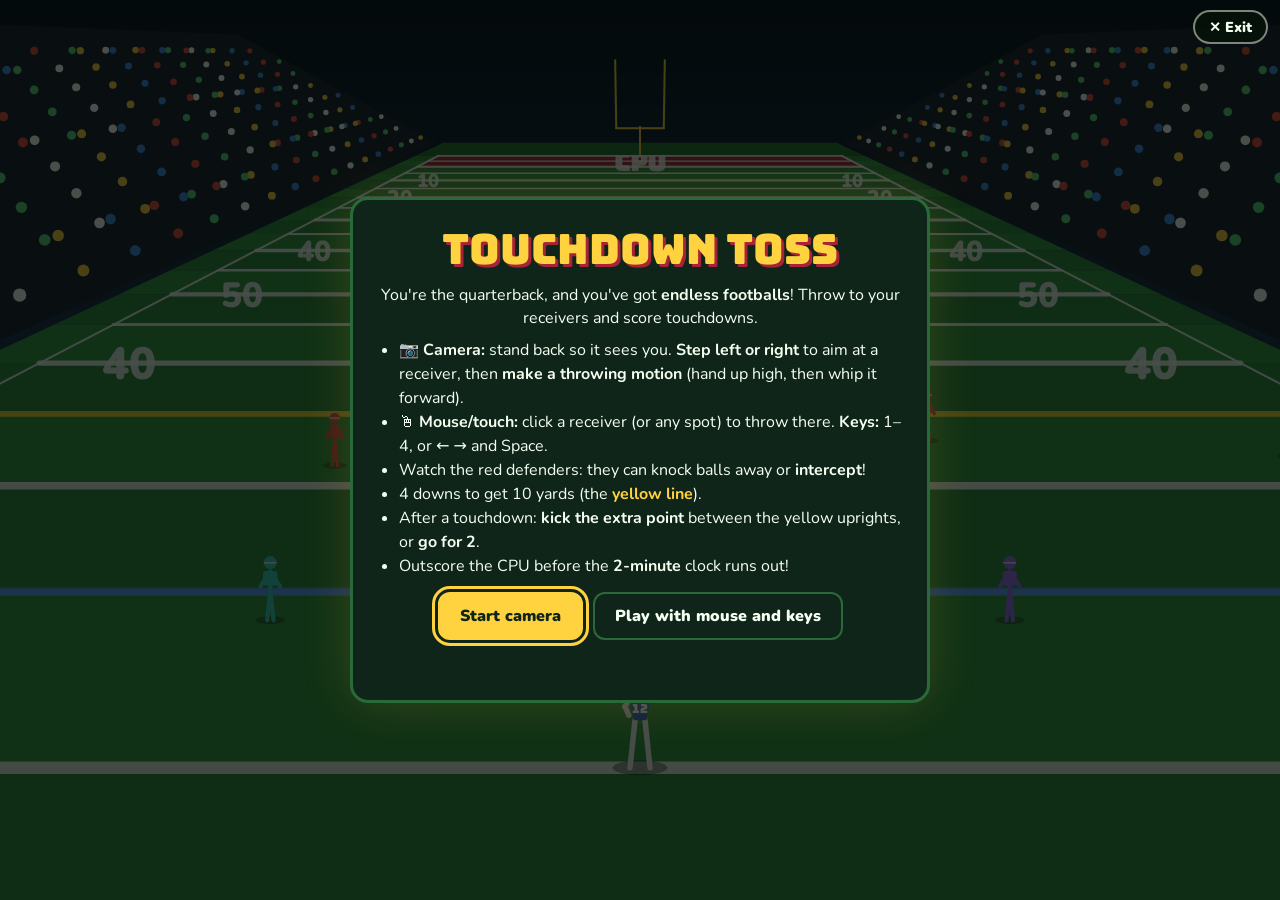
<file: games/touchdown-toss/index.html>
<!DOCTYPE html>
<html lang="en">
<head>
<meta charset="UTF-8">
<meta name="viewport" content="width=device-width, initial-scale=1, viewport-fit=cover">
<title>Touchdown Toss · fake0hs Arcade</title>
<link rel="preconnect" href="https://fonts.googleapis.com">
<link href="https://fonts.googleapis.com/css2?family=Bungee&family=Nunito:wght@700;900&display=swap" rel="stylesheet">
<!--
  Touchdown Toss: a webcam football game for fake0hs Arcade.
  You are the quarterback (a stick figure that copies you through the camera). Step left or right
  to aim at a receiver, then make a throwing motion. You have endless footballs! After a touchdown,
  kick the extra point between the yellow uprights or go for 2. Outscore the other team in 2 minutes.
  Mouse / touch: click or tap a spot or a receiver to throw there. Keys: 1-4 throw to a receiver.
-->
<style>
  :root { color-scheme: dark; --ink: #f4fff0; --gold: #ffd23f; --panel: #10251a; --blue: #3a8ae8; --red: #e8473f; }
  * { box-sizing: border-box; }
  html, body { margin: 0; height: 100%; overflow: hidden; background: #071209; color: var(--ink); font-family: Nunito, system-ui, sans-serif; }
  canvas#game { position: fixed; inset: 0; width: 100%; height: 100%; display: block; touch-action: none; cursor: crosshair; }
  #cam { position: fixed; right: 12px; bottom: 12px; width: min(180px, 24vw); border-radius: 10px; z-index: 6;
         transform: scaleX(-1); border: 2px solid rgba(255,255,255,0.5); opacity: 0.85; display: none; }
  #cam.on { display: block; }
  .exit-btn {
    position: fixed; top: calc(10px + env(safe-area-inset-top, 0px)); right: 12px; z-index: 30;
    font: 900 0.9rem Nunito, sans-serif; color: var(--ink); text-decoration: none;
    background: rgba(7, 18, 9, 0.85); border: 2px solid rgba(244, 255, 240, 0.5); border-radius: 99px; padding: 5px 14px;
  }
  .exit-btn:hover { border-color: #fff; background: #1a4a2a; }
  button:focus-visible, .exit-btn:focus-visible { outline: 3px solid var(--gold); outline-offset: 3px; }
  #overlay { position: fixed; inset: 0; z-index: 20; display: grid; place-items: center; padding: 18px; background: rgba(4, 10, 6, 0.72); }
  #overlay.hidden { display: none; }
  .card { width: min(580px, 100%); max-height: 92vh; overflow: auto; text-align: center; background: var(--panel);
          border: 3px solid #2a6a3a; border-radius: 18px; padding: 22px 24px; box-shadow: 0 0 50px rgba(255, 210, 63, 0.15); }
  .card h1 { font-family: Bungee, Impact, sans-serif; font-weight: 400; margin: 0 0 6px; font-size: clamp(1.8rem, 6vw, 2.6rem); color: var(--gold); text-shadow: 3px 3px 0 #a8233a; }
  .card p { margin: 8px 0; line-height: 1.45; }
  .card ul { text-align: left; margin: 8px 0; padding-left: 22px; line-height: 1.5; }
  .row { display: flex; gap: 10px; justify-content: center; flex-wrap: wrap; margin-top: 14px; }
  .card button { font: 900 1rem Nunito, sans-serif; cursor: pointer; padding: 11px 20px; border-radius: 12px; border: 2px solid var(--gold); background: var(--gold); color: #10251a; }
  .card button.secondary { background: transparent; color: var(--ink); border-color: #2a6a3a; }
  .card button.blue { background: var(--blue); border-color: var(--blue); color: #fff; }
  #status { min-height: 1.4em; color: var(--gold); font-weight: 900; }
  .small { font-size: 0.85rem; opacity: 0.75; }
</style>
</head>
<body>
<canvas id="game"></canvas>
<video id="cam" playsinline muted></video>
<a class="exit-btn" href="../../index.html" aria-label="Exit to the arcade">✕ Exit</a>
<div id="overlay"><div class="card" id="card"></div></div>

<script src="../../arcade-progress.js"></script>
<script>
(function () {
"use strict";
const MP_VERSION = "0.10.14";
const MP_BASE = `https://cdn.jsdelivr.net/npm/@mediapipe/tasks-vision@${MP_VERSION}`;
const canvas = document.getElementById("game");
const ctx = canvas.getContext("2d");
const video = document.getElementById("cam");
const overlay = document.getElementById("overlay");
const card = document.getElementById("card");
const reduceMotion = window.matchMedia("(prefers-reduced-motion: reduce)").matches;

let W = 0, H = 0, DPR = 1;
function resize() {
  DPR = Math.min(window.devicePixelRatio || 1, 2);
  W = window.innerWidth; H = window.innerHeight;
  canvas.width = W * DPR; canvas.height = H * DPR; ctx.setTransform(DPR, 0, 0, DPR, 0, 0);
}
window.addEventListener("resize", resize); resize();

// =====================================================================
// AUDIO
// =====================================================================
let actx = null, noiseBuf = null;
function audio() {
  if (!actx) {
    try { actx = new (window.AudioContext || window.webkitAudioContext)(); } catch (e) { return null; }
    noiseBuf = actx.createBuffer(1, actx.sampleRate * 2, actx.sampleRate);
    const d = noiseBuf.getChannelData(0); for (let i = 0; i < d.length; i++) d[i] = Math.random() * 2 - 1;
  }
  if (actx.state === "suspended") actx.resume();
  return actx;
}
function tone(f, dur, type, vol, delay, slide) {
  const a = audio(); if (!a) return;
  const o = a.createOscillator(), g = a.createGain(), t0 = a.currentTime + (delay || 0);
  o.type = type || "square"; o.frequency.setValueAtTime(f, t0); if (slide) o.frequency.exponentialRampToValueAtTime(slide, t0 + dur);
  g.gain.setValueAtTime(vol || 0.05, t0); g.gain.exponentialRampToValueAtTime(0.0001, t0 + dur);
  o.connect(g).connect(a.destination); o.start(t0); o.stop(t0 + dur + 0.05);
}
function noise(dur, vol, freq, q) {
  const a = audio(); if (!a) return;
  const s = a.createBufferSource(), f = a.createBiquadFilter(), g = a.createGain(), t0 = a.currentTime;
  s.buffer = noiseBuf; f.type = "bandpass"; f.frequency.value = freq; f.Q.value = q || 0.7;
  g.gain.setValueAtTime(0.0001, t0); g.gain.linearRampToValueAtTime(vol, t0 + Math.min(0.3, dur * 0.3)); g.gain.exponentialRampToValueAtTime(0.0001, t0 + dur);
  s.connect(f).connect(g).connect(a.destination); s.start(t0); s.stop(t0 + dur + 0.05);
}
const sfx = {
  whistle() { tone(2400, 0.35, "sine", 0.06); tone(2300, 0.35, "sine", 0.04, 0.02); },
  throw() { noise(0.25, 0.25, 1400, 1.5); },
  catch() { noise(0.08, 0.4, 500, 1); tone(180, 0.12, "sine", 0.2); },
  tackle() { noise(0.25, 0.5, 300); tone(80, 0.3, "sine", 0.3, 0, 40); },
  incomplete() { tone(300, 0.15, "square", 0.04, 0, 200); },
  cheer() { noise(2.2, 0.35, 900, 0.4); },
  groan() { noise(1.2, 0.2, 400, 0.4); tone(200, 0.6, "sawtooth", 0.03, 0, 120); },
  td() { [392, 523, 659, 784, 659, 784, 1047].forEach((f, i) => tone(f, 0.22, "square", 0.06, i * 0.12)); noise(2.5, 0.35, 900, 0.4); },
  kick() { noise(0.1, 0.5, 400); tone(140, 0.12, "sine", 0.3); },
  good() { [523, 784, 1047].forEach((f, i) => tone(f, 0.2, "triangle", 0.07, i * 0.1)); },
  horn() { tone(220, 1.2, "sawtooth", 0.07); tone(277, 1.2, "sawtooth", 0.05); },
  beep() { tone(880, 0.08, "square", 0.04); }
};

// =====================================================================
// 3D: a camera behind the quarterback, looking down the field at 30°
// World units are yards. x = across the field, y = up, z = down the field
// (0 = your goal line, 100 = their goal line, 110 = the end line with the goalposts).
// =====================================================================
const HALF_W = 53.33 / 2, PITCH = 30 * Math.PI / 180;
const cam = { x: 0, y: 12, z: 0, F: 600 };
const CP = Math.cos(PITCH), SP = Math.sin(PITCH);
function project(x, y, z) {
  const rx = x - cam.x, ry = y - cam.y, rz = z - cam.z;
  const cz = rz * CP - ry * SP;            // distance in front of the camera
  const cy = ry * CP + rz * SP;            // up on screen
  if (cz < 0.3) return null;
  return { x: W / 2 + rx * cam.F / cz, y: H * 0.5 - cy * cam.F / cz, s: cam.F / cz };
}
// screen point -> spot on the grass (for clicking/tapping where to throw)
function unproject(sx, sy) {
  const dx = (sx - W / 2) / cam.F, dy = (H * 0.5 - sy) / cam.F;
  // direction in world space
  const fy = -SP, fz = CP, uy = CP, uz = SP;
  const wx = dx, wy = fy + dy * uy, wz = fz + dy * uz;
  if (wy >= -0.01) return null;
  const t = -cam.y / wy;
  return { x: cam.x + wx * t, z: cam.z + wz * t };
}

// =====================================================================
// GAME STATE
// =====================================================================
let state = "menu";   // menu, huddle, play, dead, td, patChoice, kick, opp, over
let clock = 120, you = 0, opp = 0, los = 25, down = 1, firstLine = 35, overtime = false, twoPoint = false;
let receivers = [], defenders = [], balls = [], carrier = null, playT = 0, stateT = 0, msg = null, playResult = null;
let qb = { x: 0, z: 0, throwT: 1, target: 0 };
let useCamera = false, cameraOn = false;
let kickM = 0, kickWind = 0, kickBall = null, kickResult = null;
let confetti = [], flashes = [];
const PLAYER = (window.ArcadeProgress && ArcadeProgress.player()) || "YOU";
const RCOL = ["#3a8ae8", "#3ad0c0", "#9a6af0", "#5ad17a"];

function say(text, color, t) { msg = { text, color: color || "#fff", t: t || 1.8 }; }
function yardText(z) {
  const y = Math.round(z);
  if (y >= 100) return "GOAL";
  return y === 50 ? "the 50" : y < 50 ? "your " + y : "their " + (100 - y);
}
function downText() {
  const ord = ["1st", "2nd", "3rd", "4th"][down - 1] || "4th";
  return ord + " & " + (firstLine >= 100 ? "Goal" : Math.max(1, Math.round(firstLine - los)));
}

// ---------- routes ----------
const ROUTES = {
  go:     s => [[0, 45]],
  slant:  s => [[0, 4], [-s * 12, 16], [-s * 22, 40]],
  out:    s => [[0, 9], [s * 14, 10]],
  post:   s => [[0, 11], [-s * 11, 32]],
  corner: s => [[0, 11], [s * 9, 27]],
  curl:   s => [[0, 13], [-s * 1, 10.5]],
  cross:  s => [[0, 5], [-s * 32, 10]]
};
const ROUTE_NAMES = Object.keys(ROUTES);

function setupPlay() {
  receivers = []; defenders = []; balls = []; carrier = null; playT = 0; playResult = null;
  qb.x = 0; qb.z = los - 5; qb.throwT = 1;
  if (Math.abs(cam.z - (los - 13.5)) > 25) cam.z = los - 13.5;      // big jump? cut straight there
  const starts = [[-21, 0], [-9, -1], [9, -1], [21, 0]];
  const nearGoal = los > 88;
  starts.forEach(([x, dz], i) => {
    const s = Math.sign(x);
    let route = ROUTE_NAMES[Math.floor(Math.random() * ROUTE_NAMES.length)];
    if (nearGoal && (route === "go" || route === "post")) route = Math.random() < 0.5 ? "slant" : "corner";
    const wps = ROUTES[route](s).map(([dx, dzz]) => ({ x: Math.max(-HALF_W + 1.5, Math.min(HALF_W - 1.5, x + dx)), z: Math.min(108, los + dz + dzz) }));
    receivers.push({ i, x, z: los + dz, vx: 0, vz: 0, wps, wp: 0, speed: 7.2 + Math.random() * 0.8, route, color: RCOL[i], stopped: route === "curl", run: 0 });
    defenders.push({ x: x + s * 1.2, z: los + 6 + Math.random() * 2, vx: 0, vz: 0, mark: i, speed: 6.3 + Math.random() * 0.5, run: 0 });
  });
  defenders.push({ x: 0, z: Math.min(los + 17, 107), vx: 0, vz: 0, mark: -1, speed: 6.6, run: 0 });   // the safety
  qb.target = 1;
}

// =====================================================================
// THROWING (endless footballs!)
// =====================================================================
function handPos() { return { x: qb.x + 0.45, y: 2.1, z: qb.z }; }
function throwTo(tx, tz, lead) {
  if (state !== "play" || carrier) return;
  const h = handPos();
  const dist = Math.hypot(tx - h.x, tz - h.z);
  const T = 0.3 + dist / 24;
  balls.push({ fx: h.x, fy: h.y, fz: h.z, tx, tz, T, t: 0, peak: 1.5 + dist * 0.11, done: false, x: h.x, y: h.y, z: h.z, spin: 0 });
  qb.throwT = 0; sfx.throw();
}
function throwToReceiver(i) {
  const r = receivers[i]; if (!r) return;
  qb.target = i;
  // lead the receiver: aim where he'll be when the ball gets there
  let px = r.x, pz = r.z;
  for (let k = 0; k < 3; k++) {
    const h = handPos(), T = 0.3 + Math.hypot(px - h.x, pz - h.z) / 24;
    px = r.x + r.vx * T; pz = r.z + r.vz * T;
  }
  px += (Math.random() - 0.5) * 1.2; pz += (Math.random() - 0.5) * 1.2;   // nobody's perfect
  throwTo(Math.max(-HALF_W, Math.min(HALF_W, px)), Math.min(109, pz));
}

function resolveBall(b) {
  b.done = true;
  if (carrier || state !== "play") return;
  const nearest = (list, r) => { let best = null, bd = r; list.forEach(p => { const d = Math.hypot(p.x - b.tx, p.z - b.tz); if (d < bd) { bd = d; best = p; } }); return [best, bd]; };
  const [rcv, dr] = nearest(receivers, 2.0), [def, dd] = nearest(defenders, 1.4);
  if (rcv && (!def || dr <= dd)) {
    if (def && dd < 1.0 && Math.random() < 0.4) { say("Broken up!", "#ffb0a0"); sfx.incomplete(); bounce(b); return; }
    carrier = rcv; sfx.catch(); say("CAUGHT IT!", "#7fe0ff", 1.2);
    flashAt(rcv.x, rcv.z, "#ffffff");
    return;
  }
  if (def) {
    if (Math.random() < 0.3) { playResult = { type: "int" }; endPlay(); say("INTERCEPTED!", "#ff6a5a", 2); sfx.groan(); return; }
    say("Knocked down!", "#ffb0a0"); sfx.incomplete(); bounce(b); return;
  }
  bounce(b); sfx.incomplete();
}
function bounce(b) { b.bounce = 0.6; }

// =====================================================================
// PLAYERS MOVING
// =====================================================================
function moveToward(p, tx, tz, sp, dt) {
  const dx = tx - p.x, dz = tz - p.z, d = Math.hypot(dx, dz);
  if (d < 0.05) { p.vx = 0; p.vz = 0; return d; }
  const v = Math.min(sp, d / dt);
  p.vx = dx / d * v; p.vz = dz / d * v; p.x += p.vx * dt; p.z += p.vz * dt; p.run += dt * v * 1.6;
  return d;
}
function updatePlay(dt) {
  playT += dt;
  // receivers run their routes (or block a bit after someone else catches it)
  receivers.forEach(r => {
    if (r === carrier) return;
    if (carrier) { r.vx *= 0.9; r.vz *= 0.9; r.x += r.vx * dt; r.z += r.vz * dt; return; }
    const w = r.wps[r.wp];
    if (w) { if (moveToward(r, w.x, w.z, r.speed, dt) < 0.4) r.wp++; }
    else if (r.stopped) { r.vx = 0; r.vz = 0; }
    else { r.x += r.vx * dt; r.z += r.vz * dt; r.run += dt * 10; if (Math.abs(r.x) > HALF_W - 1) r.vx = 0; if (r.z > 108) r.vz = 0; }
  });
  // the ball carrier runs for the end zone, dodging the closest tackler
  if (carrier) {
    let near = null, nd = 99;
    defenders.forEach(d => { const dd = Math.hypot(d.x - carrier.x, d.z - carrier.z); if (dd < nd) { nd = dd; near = d; } });
    let dodge = 0;
    if (near && nd < 6 && near.z > carrier.z - 1) dodge = Math.sign(carrier.x - near.x || 1) * (6 - nd) * 0.9;
    moveToward(carrier, carrier.x + dodge, carrier.z + 6, 8.4, dt);
    if (carrier.z >= 100) { playResult = { type: "td" }; endPlay(); return; }
    if (Math.abs(carrier.x) > HALF_W) { playResult = { type: "tackle", z: carrier.z, oob: true }; endPlay(); return; }
  }
  // defenders: cover your man, or chase the ball carrier; the safety goes for the ball
  defenders.forEach(d => {
    let tx, tz, sp = d.speed;
    if (carrier) { tx = carrier.x + carrier.vx * 0.25; tz = carrier.z + carrier.vz * 0.25; sp = 7.9; }
    else if (d.mark >= 0) { const r = receivers[d.mark]; tx = r.x + r.vx * 0.35; tz = r.z + 1.4 + r.vz * 0.35; }
    else {
      const live = balls.find(b => !b.done);
      if (live) { tx = live.tx; tz = live.tz; sp = 7.0; }
      else { const deep = receivers.reduce((a, r) => r.z > a.z ? r : a, receivers[0]); tx = deep.x * 0.6; tz = Math.max(deep.z + 4, los + 14); }
    }
    moveToward(d, tx, tz, sp, dt);
    if (carrier && Math.hypot(d.x - carrier.x, d.z - carrier.z) < 0.9) { playResult = { type: "tackle", z: carrier.z }; endPlay(); }
  });
  if (state !== "play") return;
  // footballs in the air
  balls.forEach(b => {
    if (b.done) { if (b.bounce > 0) { b.bounce -= dt; b.y = Math.max(0.1, b.y - dt * 4); b.x += (b.tx - b.fx) * 0.02; b.z += 0.04; } return; }
    b.t += dt; const k = Math.min(1, b.t / b.T);
    b.x = b.fx + (b.tx - b.fx) * k; b.z = b.fz + (b.tz - b.fz) * k;
    b.y = b.fy + (1.4 - b.fy) * k + b.peak * 4 * k * (1 - k); b.spin += dt * 20;
    if (k >= 1) resolveBall(b);
  });
  balls = balls.filter(b => !b.done || b.bounce > 0);
  // nobody caught anything in time
  if (!carrier && playT > 8 && !balls.some(b => !b.done)) { playResult = { type: "inc" }; endPlay(); say("Too slow! Incomplete.", "#ffb0a0"); sfx.incomplete(); }
}

function endPlay() {
  if (state !== "play") return;
  state = "dead"; stateT = 0; sfx.whistle();
  const r = playResult;
  if (r.type === "td") return;
  if (r.type === "tackle") { sfx.tackle(); say((r.oob ? "Out of bounds" : "Tackled") + " at " + yardText(r.z) + "!", "#fff"); }
}
function afterPlay() {
  const r = playResult;
  if (twoPoint) {
    twoPoint = false;
    if (r.type === "td") { you += 2; say("TWO-POINT CONVERSION! +2", "#ffd23f", 2.2); sfx.good(); }
    else { say("No good. No points.", "#ffb0a0", 2); sfx.groan(); }
    return startOpp();
  }
  if (r.type === "td") return;            // handled by the touchdown sequence
  if (r.type === "int") return startOpp(true);
  if (r.type === "tackle") {
    los = Math.max(1, Math.min(99, Math.round(r.z)));
    if (los >= firstLine) { down = 1; firstLine = Math.min(los + 10, 100); say("FIRST DOWN!", "#ffd23f", 1.5); sfx.beep(); }
    else down++;
  } else down++;
  if (down > 4) { say("Turnover on downs!", "#ff6a5a", 2); sfx.groan(); return startOpp(); }
  startHuddle();
}
function touchdown() {
  you += 6; state = "td"; stateT = 0; sfx.td();
  for (let i = 0; i < 160; i++) confetti.push({ x: Math.random() * W, y: -Math.random() * H * 0.5, vx: (Math.random() - 0.5) * 80, vy: 90 + Math.random() * 140, r: 0, vr: (Math.random() - 0.5) * 9, c: ["#ffd23f", "#3a8ae8", "#ffffff", "#5ad17a"][i % 4], life: 4 });
}

// ---------- between plays ----------
function startHuddle() {
  if (gameOverCheck()) return;
  state = "huddle"; stateT = 0; setupPlay();
}
function startDrive() { los = 25; down = 1; firstLine = 35; startHuddle(); }

// ---------- extra point or two ----------
function showPatChoice() {
  state = "patChoice"; stateT = 0;
  overlay.classList.remove("hidden");
  card.innerHTML = `
    <h1>TOUCHDOWN!</h1>
    <p>That's 6 points! Now choose:</p>
    <div class="row">
      <button id="patKick">🦶 Kick the extra point (+1)</button>
      <button id="patTwo" class="blue">🏈 Go for 2 (+2)</button>
    </div>
    <p class="small">Keys: K to kick, 2 to go for two.${useCamera ? " Camera: lean far left to kick, far right to go for 2." : ""}</p>`;
  document.getElementById("patKick").onclick = startKick;
  document.getElementById("patTwo").onclick = startTwo;
  document.getElementById("patKick").focus();
}
function startTwo() {
  overlay.classList.add("hidden");
  twoPoint = true; los = 97; down = 1; firstLine = 100;
  say("Two-point try from the 3!", "#7fe0ff", 2);
  state = "huddle"; stateT = 0; setupPlay();
}
function startKick() {
  overlay.classList.add("hidden");
  state = "kick"; stateT = 0; kickBall = null; kickResult = null;
  kickWind = (Math.random() - 0.5) * 0.5;
  los = 85; qb.x = 0; qb.z = 92; receivers = []; defenders = []; balls = []; carrier = null; cam.z = 92 - 8.5;
}
function doKick() {
  if (state !== "kick" || kickBall) return;
  sfx.kick();
  const aim = kickM + kickWind;
  kickBall = { t: 0, T: 1.2, fx: 0, fz: 92.5, tx: aim * 7.5, good: Math.abs(aim * 7.5) < 3.0 };
}

// ---------- the other team ----------
function startOpp(afterInt) {
  // time's already up? the other team doesn't get a turn
  if (!overtime && clock <= 0) { if (!gameOverCheck()) startDrive(); return; }
  state = "opp"; stateT = 0;
  const r = Math.random();
  let pts, text;
  if (overtime) { pts = r < 0.45 ? 7 : 0; }
  else pts = r < 0.32 ? 7 : r < 0.55 ? 3 : 0;
  text = pts === 7 ? "They scored a touchdown. 😬" : pts === 3 ? "They kicked a field goal." : ["They punted it back to you!", "Your defense stopped them!", "They fumbled! Your ball!"][Math.floor(Math.random() * 3)];
  oppDrive = { pts, text, used: 12 + Math.random() * 10, shown: false, afterInt };
}
let oppDrive = null;

function gameOverCheck() {
  if (overtime) return false;
  if (clock > 0) return false;
  if (you === opp) {
    overtime = true; clock = 0;
    say("TIE GAME! Sudden death: next score wins!", "#ffd23f", 3);
    return false;
  }
  endGame(); return true;
}
function endGame() {
  state = "over"; sfx.horn();
  const won = you > opp;
  if (won) { sfx.td(); if (window.ArcadeProgress) ArcadeProgress.complete(); }
  overlay.classList.remove("hidden");
  card.innerHTML = `
    <h1>${won ? "YOU WIN!" : "FINAL"}</h1>
    <p style="font-size:1.6rem"><b style="color:#7fe0ff">${PLAYER} ${you}</b> &nbsp;–&nbsp; <b style="color:#ff8a7a">${opp} CPU</b></p>
    <p>${won ? "What an arm! The crowd goes wild! 🏈" : you === opp ? "A tie?!" : "So close! Run it back?"}</p>
    ${won && PLAYER !== "YOU" ? `<p>Saved: <b>${PLAYER}</b> beat Touchdown Toss!</p>` : ""}
    <div class="row"><button id="again">Play again</button></div>`;
  document.getElementById("again").onclick = newGame;
  document.getElementById("again").focus();
}
function newGame() {
  overlay.classList.add("hidden");
  you = 0; opp = 0; clock = 120; overtime = false; twoPoint = false; confetti = [];
  startDrive();
  say("Kickoff! Your ball on your 25.", "#fff", 2.2); sfx.whistle();
}

// =====================================================================
// CAMERA + BODY TRACKING (aim by stepping left/right, throw with a throwing motion)
// =====================================================================
let landmarker = null, rawPose = null, lastVideoTime = -1, camPose = null, camHipX = 0.5, camTorso = 0.25;
let hist = [], cockT = -9, lastThrow = -9, kickCool = 0, T = 0;
async function startCamera() {
  audio();
  const st = document.getElementById("status");
  if (window.top !== window.self) { st.textContent = "This preview window can't use the camera. Open the game from the arcade, or play with the mouse."; return; }
  if (!window.isSecureContext || !navigator.mediaDevices || !navigator.mediaDevices.getUserMedia) { st.textContent = "This browser won't allow the camera here. Try Chrome or Edge, or use the mouse."; return; }
  st.textContent = "Asking for camera access…";
  try {
    const stream = await navigator.mediaDevices.getUserMedia({ video: { width: { ideal: 640 }, height: { ideal: 480 }, facingMode: "user" }, audio: false });
    video.srcObject = stream; await video.play();
  } catch (e) {
    st.textContent = ({ NotAllowedError: "Camera permission was denied. Allow it in the address bar, then reload.", NotFoundError: "No camera found. You can still play with the mouse.", NotReadableError: "The camera is busy. Close other apps using it and try again." })[e.name] || ("Camera error: " + (e.message || e));
    return;
  }
  st.textContent = "Loading body tracking (first time takes a few seconds)…";
  let PoseLandmarker, FilesetResolver;
  try { ({ PoseLandmarker, FilesetResolver } = await import(`${MP_BASE}/vision_bundle.mjs`)); }
  catch (e) { st.textContent = "Couldn't download body tracking. Check your internet connection, then reload."; return; }
  try {
    const files = await FilesetResolver.forVisionTasks(`${MP_BASE}/wasm`);
    const modelAssetPath = "https://storage.googleapis.com/mediapipe-models/pose_landmarker/pose_landmarker_lite/float16/1/pose_landmarker_lite.task";
    try { landmarker = await PoseLandmarker.createFromOptions(files, { baseOptions: { modelAssetPath, delegate: "GPU" }, runningMode: "VIDEO", numPoses: 1 }); }
    catch (e) { landmarker = await PoseLandmarker.createFromOptions(files, { baseOptions: { modelAssetPath, delegate: "CPU" }, runningMode: "VIDEO", numPoses: 1 }); }
  } catch (e) { st.textContent = "Body tracking failed to load. Check your internet connection and reload."; return; }
  cameraOn = true; useCamera = true; video.classList.add("on");
  newGame();
}
function detectPose() {
  if (!landmarker || video.readyState < 2 || video.currentTime === lastVideoTime) return;
  lastVideoTime = video.currentTime;
  const res = landmarker.detectForVideo(video, performance.now());
  rawPose = res.landmarks && res.landmarks.length ? res.landmarks[0] : null;
}
const vis = lm => lm && (lm.visibility == null ? 1 : lm.visibility) > 0.5;
function readCamera() {
  const lm = rawPose;
  if (!lm || !vis(lm[11]) || !vis(lm[12])) { camPose = null; return; }
  const ar = (video.videoWidth || 640) / (video.videoHeight || 480);
  const pt = i => [(1 - lm[i].x) * ar, lm[i].y];
  const shA = pt(11), shB = pt(12), sh = [(shA[0] + shB[0]) / 2, (shA[1] + shB[1]) / 2];
  const hasHips = vis(lm[23]) || vis(lm[24]);
  const hip = hasHips ? [(pt(23)[0] + pt(24)[0]) / 2, (pt(23)[1] + pt(24)[1]) / 2] : [sh[0], sh[1] + 0.25];
  const torso = Math.max(0.05, Math.hypot(sh[0] - hip[0], sh[1] - hip[1]));
  camTorso = camTorso * 0.85 + torso * 0.15;
  const L = i => { const p = pt(i); return [(p[0] - hip[0]) / camTorso, (p[1] - hip[1]) / camTorso]; };
  camPose = { head: L(0), lSh: L(11), rSh: L(12), lEl: L(13), rEl: L(14), lWr: L(15), rWr: L(16), lHip: L(23), rHip: L(24), lKn: L(25), rKn: L(26), lAn: L(27), rAn: L(28),
              legs: vis(lm[27]) && vis(lm[28]) };
  camHipX = camHipX * 0.75 + (hip[0] / ar) * 0.25;
  hist.push({ t: T, p: camPose }); while (hist.length && T - hist[0].t > 1) hist.shift();
}
function past(sec) { for (let i = hist.length - 1; i >= 0; i--) if (T - hist[i].t >= sec) return hist[i]; return hist[0]; }
function cameraControls() {
  if (!camPose || hist.length < 4) return;
  const now = camPose, b = past(0.12), dtv = Math.max(0.05, T - b.t);
  // aim: where you stand picks the receiver (step left / right)
  const aim = (camHipX - 0.5) * 2.4;   // -1.2 .. 1.2
  if (state === "play" && receivers.length) {
    let best = 0, bd = 99;
    receivers.forEach((r, i) => { const d = Math.abs(r.x / HALF_W - aim); if (d < bd) { bd = d; best = i; } });
    qb.target = best;
  }
  if (state === "patChoice") {
    if (aim < -0.75) startKick(); else if (aim > 0.75) startTwo();
  }
  // throw: raise a hand above your head, then whip it forward/down fast
  ["lWr", "rWr"].forEach(w => {
    if (now[w][1] < now.head[1] - 0.1) cockT = T;
    const vy = (now[w][1] - b.p[w][1]) / dtv;
    if (T - cockT < 0.7 && vy > 3.5 && now[w][1] > now.head[1] && T - lastThrow > 0.35) {
      lastThrow = T; cockT = -9;
      if (state === "play") throwToReceiver(qb.target);
    }
  });
  // kick: a foot comes up fast
  kickCool = Math.max(0, kickCool - 1 / 60);
  if (state === "kick" && now.legs && !kickCool) {
    ["lAn", "rAn"].forEach(a => { if ((b.p[a][1] - now[a][1]) / dtv > 2 && now[a][1] < 1.4) { kickCool = 1; doKick(); } });
  }
}

// =====================================================================
// UPDATE
// =====================================================================
function update(dt) {
  T += dt; stateT += dt;
  if (msg) { msg.t -= dt; if (msg.t <= 0) msg = null; }
  confetti.forEach(c => { c.x += c.vx * dt; c.y += c.vy * dt; c.r += c.vr * dt; c.life -= dt; }); confetti = confetti.filter(c => c.life > 0 && c.y < H + 30);
  flashes.forEach(f => f.t -= dt); flashes = flashes.filter(f => f.t > 0);
  if (useCamera && cameraOn) { detectPose(); readCamera(); cameraControls(); }
  qb.throwT = Math.min(1, qb.throwT + dt * 3);

  // the camera glides along behind the quarterback
  const targetZ = (state === "kick" ? 92 : los - 5) - 8.5;
  cam.z += (targetZ - cam.z) * Math.min(1, dt * 3);
  cam.F = Math.min(W * 0.54, H * 0.95);

  const clockRuns = state === "play" || state === "huddle" || state === "dead";
  if (clockRuns && !overtime) clock = Math.max(0, clock - dt);

  if (state === "huddle") {
    if (stateT > 1.6) { state = "play"; stateT = 0; sfx.whistle(); say("HIKE!", "#fff", 0.8); }
  } else if (state === "play") updatePlay(dt);
  else if (state === "dead") {
    if (playResult && playResult.type === "td" && !twoPoint) { touchdown(); return; }
    if (stateT > 1.4) afterPlay();
  } else if (state === "td") {
    if (stateT > 2.6) {
      if (overtime) { say("Sudden death touchdown!", "#ffd23f", 2); endGame(); }
      else showPatChoice();
    }
  } else if (state === "kick") {
    kickM = Math.sin(stateT * 2.3);
    if (kickBall) {
      kickBall.t += dt;
      if (kickBall.t >= kickBall.T && !kickResult) {
        kickResult = kickBall.good ? "good" : "miss"; stateT = 0;
        if (kickResult === "good") { you += 1; sfx.good(); say("IT'S GOOD! +1", "#ffd23f", 2); } else { sfx.groan(); say("No good! Wide " + (kickBall.tx < 0 ? "left" : "right") + ".", "#ffb0a0", 2); }
      }
      if (kickResult && stateT > 1.8) startOpp();
    }
  } else if (state === "opp") {
    if (stateT > 1.2 && !oppDrive.shown) {
      oppDrive.shown = true;
      if (!overtime) clock = Math.max(0, clock - oppDrive.used);
      opp += oppDrive.pts;
      if (oppDrive.pts) sfx.groan(); else sfx.cheer();
    }
    if (stateT > 3.6) {
      if (overtime && oppDrive.pts) return endGame();
      if (!overtime && clock <= 0) { if (gameOverCheck()) return; }
      startDrive();
      say("Your ball on your 25!", "#fff", 1.8);
    }
  }
}

// =====================================================================
// DRAWING
// =====================================================================
function line3(x1, y1, z1, x2, y2, z2) {
  const a = project(x1, y1, z1), b = project(x2, y2, z2);
  if (!a || !b) return;
  ctx.beginPath(); ctx.moveTo(a.x, a.y); ctx.lineTo(b.x, b.y); ctx.stroke();
}
function quad(pts, color) {
  const p = pts.map(q => project(q[0], q[1], q[2]));
  if (p.some(q => !q)) return;
  ctx.fillStyle = color; ctx.beginPath(); ctx.moveTo(p[0].x, p[0].y); for (let i = 1; i < p.length; i++) ctx.lineTo(p[i].x, p[i].y); ctx.closePath(); ctx.fill();
}
function drawField() {
  // night sky + stadium lights
  const g = ctx.createLinearGradient(0, 0, 0, H * 0.4); g.addColorStop(0, "#050a1a"); g.addColorStop(1, "#1a2a4a");
  ctx.fillStyle = g; ctx.fillRect(0, 0, W, H);
  const zNear = cam.z + 2, zFar = 125;
  // stands / crowd on both sides
  [-1, 1].forEach(s => {
    quad([[s * (HALF_W + 4), 0, zNear], [s * (HALF_W + 4), 0, zFar], [s * (HALF_W + 30), 14, zFar], [s * (HALF_W + 30), 14, zNear]], "#1a1a2a");
    for (let i = 0; i < 260; i++) {
      const zz = zNear + ((i * 37.7) % (zFar - zNear)), row = (i * 13) % 9, xx = s * (HALF_W + 6 + row * 2.7), yy = row * 1.4 + 0.8;
      const p = project(xx, yy + Math.abs(Math.sin(T * 6 + i)) * (state === "td" ? 0.5 : 0.08), zz); if (!p) continue;
      ctx.fillStyle = ["#e8473f", "#3a8ae8", "#ffd23f", "#ffffff", "#5ad17a"][i % 5];
      ctx.beginPath(); ctx.arc(p.x, p.y, Math.max(1.2, p.s * 0.35), 0, 7); ctx.fill();
    }
  });
  // grass stripes every 5 yards
  for (let z = Math.floor(zNear / 5) * 5; z < 110; z += 5) {
    const z1 = Math.max(z, zNear), z2 = Math.min(z + 5, 110);
    if (z2 <= z1) continue;
    quad([[-HALF_W - 3, 0, z1], [HALF_W + 3, 0, z1], [HALF_W + 3, 0, z2], [-HALF_W - 3, 0, z2]], (Math.floor(z / 5) % 2) ? "#2f8a3a" : "#33963f");
  }
  // end zones
  if (zNear < 0) quad([[-HALF_W, 0, Math.max(-10, zNear)], [HALF_W, 0, Math.max(-10, zNear)], [HALF_W, 0, 0], [-HALF_W, 0, 0]], "#2a4aa8");
  quad([[-HALF_W, 0, 100], [HALF_W, 0, 100], [HALF_W, 0, 110], [-HALF_W, 0, 110]], "#a8233a");
  const ez = project(0, 0, 105);
  if (ez) { ctx.fillStyle = "rgba(255,255,255,0.85)"; ctx.font = `900 ${Math.max(8, ez.s * 3.2)}px Bungee, Impact, sans-serif`; ctx.textAlign = "center"; ctx.fillText("CPU", ez.x, ez.y + ez.s * 1.2); }
  // beyond the end line
  quad([[-HALF_W - 3, 0, 110], [HALF_W + 3, 0, 110], [HALF_W + 3, 0, zFar], [-HALF_W - 3, 0, zFar]], "#24702e");
  // white lines
  ctx.strokeStyle = "rgba(255,255,255,0.9)";
  for (let z = Math.ceil(zNear / 5) * 5; z <= 110; z += 5) {
    const p = project(0, 0, z); if (!p) continue;
    ctx.lineWidth = Math.max(1, p.s * 0.15 * (z % 10 === 0 || z === 100 ? 1.6 : 1));
    line3(-HALF_W, 0, z, HALF_W, 0, z);
    if (z % 10 === 0 && z > 0 && z < 100) {
      const n = z <= 50 ? z : 100 - z;
      [-1, 1].forEach(s => { const q = project(s * (HALF_W - 4), 0, z); if (!q) return; ctx.fillStyle = "rgba(255,255,255,0.85)"; ctx.font = `900 ${Math.max(7, q.s * 2)}px Nunito, sans-serif`; ctx.textAlign = "center"; ctx.fillText(String(n), q.x, q.y + q.s * 0.7); });
    }
  }
  ctx.lineWidth = 2;
  line3(-HALF_W, 0, zNear, -HALF_W, 0, 110); line3(HALF_W, 0, zNear, HALF_W, 0, 110);
  // TV lines: blue line of scrimmage, yellow first-down line
  if (state !== "kick") {
    let p = project(0, 0, los);
    if (p) { ctx.strokeStyle = "rgba(80,150,255,0.9)"; ctx.lineWidth = Math.max(2, p.s * 0.22); line3(-HALF_W, 0.02, los, HALF_W, 0.02, los); }
    if (firstLine < 100) { p = project(0, 0, firstLine); if (p) { ctx.strokeStyle = "rgba(255,220,40,0.95)"; ctx.lineWidth = Math.max(2, p.s * 0.22); line3(-HALF_W, 0.02, firstLine, HALF_W, 0.02, firstLine); } }
  }
  drawUprights();
}
function drawUprights() {
  // the two yellow posts you kick between
  const z = 110, hw = 3.08, bar = 3.33, top = 11;
  ctx.strokeStyle = "#ffd23f"; ctx.lineCap = "round";
  const p = project(0, bar, z); if (!p) return;
  ctx.lineWidth = Math.max(2, p.s * 0.25);
  line3(0, 0, z + 1.5, 0, bar, z + 1.5); line3(0, bar, z + 1.5, 0, bar, z);
  line3(-hw, bar, z, hw, bar, z);
  line3(-hw, bar, z, -hw, top, z); line3(hw, bar, z, hw, top, z);
}

function fig(x, z, opts) {
  // a little stick figure on the field (receivers, defenders)
  const base = project(x, 0, z), top = project(x, 1.9, z);
  if (!base || !top) return null;
  const h = base.y - top.y, s = h / 1.9, cx = base.x, by = base.y;
  if (!(s > 0.5 && s < 400)) return null;
  const run = opts.run || 0, sw = Math.sin(run) * 0.35 * (opts.moving ? 1 : 0.15);
  ctx.save(); ctx.lineCap = "round"; ctx.lineJoin = "round";
  ctx.fillStyle = "rgba(0,0,0,0.3)"; ctx.beginPath(); ctx.ellipse(cx, by, s * 0.45, s * 0.12, 0, 0, 7); ctx.fill();
  ctx.strokeStyle = opts.color; ctx.lineWidth = Math.max(1.5, s * 0.13);
  const hipY = by - s * 0.95, shY = by - s * 1.5;
  ctx.beginPath();
  ctx.moveTo(cx, hipY); ctx.lineTo(cx - s * 0.1 + sw * s, by);
  ctx.moveTo(cx, hipY); ctx.lineTo(cx + s * 0.1 - sw * s, by);
  ctx.moveTo(cx, hipY); ctx.lineTo(cx, shY);
  if (opts.armsUp) { ctx.moveTo(cx, shY); ctx.lineTo(cx - s * 0.35, shY - s * 0.45); ctx.moveTo(cx, shY); ctx.lineTo(cx + s * 0.35, shY - s * 0.45); }
  else { ctx.moveTo(cx, shY); ctx.lineTo(cx - s * 0.3 - sw * s * 0.6, shY + s * 0.45); ctx.moveTo(cx, shY); ctx.lineTo(cx + s * 0.3 + sw * s * 0.6, shY + s * 0.45); }
  ctx.stroke();
  // jersey + helmet
  ctx.fillStyle = opts.color; ctx.beginPath(); ctx.roundRect(cx - s * 0.22, shY - s * 0.02, s * 0.44, s * 0.45, s * 0.08); ctx.fill();
  ctx.beginPath(); ctx.arc(cx, shY - s * 0.28, s * 0.2, 0, 7); ctx.fill();
  ctx.fillStyle = "rgba(255,255,255,0.8)"; ctx.fillRect(cx - s * 0.2, shY - s * 0.3, s * 0.4, s * 0.05);
  if (opts.ball) { ctx.fillStyle = "#8a4a1a"; ctx.beginPath(); ctx.ellipse(cx + s * 0.25, shY + s * 0.25, s * 0.14, s * 0.09, 0.5, 0, 7); ctx.fill(); }
  ctx.restore();
  return { x: cx, y: shY - s * 0.6, s };
}
function drawBall(b) {
  const p = project(b.x, b.y, b.z), sh = project(b.x, 0, b.z);
  if (!p) return;
  if (sh) { ctx.fillStyle = "rgba(0,0,0,0.3)"; ctx.beginPath(); ctx.ellipse(sh.x, sh.y, p.s * 0.25, p.s * 0.08, 0, 0, 7); ctx.fill(); }
  ctx.save(); ctx.translate(p.x, p.y); ctx.rotate(Math.sin(b.spin || 0) * 0.4 - 0.6);
  ctx.fillStyle = "#8a4a1a"; ctx.beginPath(); ctx.ellipse(0, 0, Math.max(3, p.s * 0.3), Math.max(2, p.s * 0.18), 0, 0, 7); ctx.fill();
  ctx.strokeStyle = "#fff"; ctx.lineWidth = Math.max(1, p.s * 0.03); ctx.beginPath(); ctx.moveTo(-p.s * 0.1, 0); ctx.lineTo(p.s * 0.1, 0); ctx.stroke();
  ctx.restore();
}
function drawQB() {
  // you, seen from behind. Copies your body when the camera is on.
  const base = project(qb.x, 0, qb.z), top = project(qb.x, 1.95, qb.z);
  if (!base || !top) return;
  const s = (base.y - top.y) / 3.6 * 1.3, hx = base.y ? base.x : 0, hy = base.y - 1.9 * s;   // drawn a little bigger so you can see yourself
  if (!(s > 0.5 && s < 600)) return;
  ctx.save(); ctx.lineCap = "round"; ctx.lineJoin = "round";
  ctx.fillStyle = "rgba(0,0,0,0.35)"; ctx.beginPath(); ctx.ellipse(hx, base.y, s * 1.1, s * 0.3, 0, 0, 7); ctx.fill();
  let P;
  if (useCamera && camPose) {
    P = j => [hx + camPose[j][0] * s, hy + camPose[j][1] * s];
  } else {
    const k = qb.throwT < 1 ? Math.sin(qb.throwT * Math.PI) : 0;
    const pose = { head: [0, -1.4], lSh: [-0.35, -1], rSh: [0.35, -1], lEl: [-0.6, -0.55], rEl: [0.7, -1.4 + k * 0.4], lWr: [-0.45, -0.2], rWr: [0.55 + k * 0.1, -1.9 + k * 1.2],
                   lHip: [-0.2, 0], rHip: [0.2, 0], lKn: [-0.3, 0.95], rKn: [0.3, 0.95], lAn: [-0.4, 1.9], rAn: [0.4, 1.9] };
    if (state === "kick" && kickBall && kickBall.t < 0.4) { pose.rKn = [0.3, 0.2]; pose.rAn = [0.3, -0.4]; }
    P = j => [hx + pose[j][0] * s, hy + pose[j][1] * s];
  }
  ctx.strokeStyle = "#f4f4f4"; ctx.lineWidth = Math.max(4, s * 0.22);
  const seg = (a, b) => { const p = P(a), q = P(b); ctx.beginPath(); ctx.moveTo(p[0], p[1]); ctx.lineTo(q[0], q[1]); ctx.stroke(); };
  const hasLegs = !useCamera || (camPose && camPose.legs);
  if (hasLegs) { seg("lHip", "lKn"); seg("lKn", "lAn"); seg("rHip", "rKn"); seg("rKn", "rAn"); }
  else { ctx.beginPath(); ctx.moveTo(hx - s * 0.2, hy); ctx.lineTo(hx - s * 0.4, hy + 1.9 * s); ctx.moveTo(hx + s * 0.2, hy); ctx.lineTo(hx + s * 0.4, hy + 1.9 * s); ctx.stroke(); }
  // jersey with your name and #12 on the back
  const ls = P("lSh"), rs = P("rSh"), lh = P("lHip"), rh = P("rHip");
  ctx.fillStyle = "#2a5ad0"; ctx.beginPath(); ctx.moveTo(ls[0] - s * 0.1, ls[1]); ctx.lineTo(rs[0] + s * 0.1, rs[1]); ctx.lineTo(rh[0] + s * 0.05, rh[1]); ctx.lineTo(lh[0] - s * 0.05, lh[1]); ctx.closePath(); ctx.fill();
  const mx = (ls[0] + rs[0] + lh[0] + rh[0]) / 4, my = (ls[1] + rs[1] + lh[1] + rh[1]) / 4;
  ctx.fillStyle = "#fff"; ctx.textAlign = "center";
  ctx.font = `900 ${Math.max(8, s * 0.22)}px Nunito, sans-serif`; ctx.fillText(PLAYER.toUpperCase().slice(0, 10), mx, my - s * 0.28);
  ctx.font = `${Math.max(12, s * 0.5)}px Bungee, Impact, sans-serif`; ctx.fillText("12", mx, my + s * 0.2);
  seg("lSh", "lEl"); seg("lEl", "lWr"); seg("rSh", "rEl"); seg("rEl", "rWr");
  // helmet from behind
  const hd = P("head");
  ctx.fillStyle = "#2a5ad0"; ctx.beginPath(); ctx.arc(hd[0], hd[1] - s * 0.05, s * 0.32, 0, 7); ctx.fill();
  ctx.fillStyle = "#fff"; ctx.fillRect(hd[0] - s * 0.04, hd[1] - s * 0.36, s * 0.08, s * 0.62);
  // a football in hand, ready to go
  if (state === "play" && !carrier) { const w = P("rWr"); ctx.fillStyle = "#8a4a1a"; ctx.beginPath(); ctx.ellipse(w[0], w[1], s * 0.18, s * 0.11, -0.6, 0, 7); ctx.fill(); }
  ctx.restore();
}
function flashAt(x, z, c) { flashes.push({ x, z, c, t: 0.4 }); }

function drawScoreBug() {
  const w = Math.min(W - 20, 640), x = (W - w) / 2, y = 10, h = 46;
  ctx.fillStyle = "rgba(7,18,9,0.88)"; ctx.beginPath(); ctx.roundRect(x, y, w, h, 12); ctx.fill();
  ctx.textBaseline = "middle"; ctx.textAlign = "left";
  ctx.font = "900 17px Nunito, sans-serif";
  ctx.fillStyle = "#7fe0ff"; ctx.fillText(PLAYER.toUpperCase().slice(0, 10) + "  " + you, x + 14, y + h / 2);
  ctx.textAlign = "center"; ctx.fillStyle = overtime ? "#ff6a5a" : "#ffd23f"; ctx.font = "18px Bungee, Impact, sans-serif";
  const m = Math.floor(clock / 60), sc = Math.floor(clock % 60);
  ctx.fillText(overtime ? "OT" : m + ":" + String(sc).padStart(2, "0"), x + w * 0.4, y + h / 2);
  ctx.font = "900 14px Nunito, sans-serif"; ctx.fillStyle = "#fff";
  const situ = state === "kick" ? "Extra point" : twoPoint ? "2-point try" : downText() + " · " + yardText(los);
  ctx.fillText(situ, x + w * 0.66, y + h / 2, w * 0.3);
  ctx.textAlign = "right"; ctx.font = "900 17px Nunito, sans-serif"; ctx.fillStyle = "#ff8a7a"; ctx.fillText(opp + "  CPU", x + w - 14, y + h / 2);
  ctx.textBaseline = "alphabetic";
}
function big(text, y, size, color) {
  ctx.save(); ctx.font = `${Math.round(size)}px Bungee, Impact, sans-serif`; ctx.textAlign = "center"; ctx.textBaseline = "middle";
  ctx.lineJoin = "round"; ctx.lineWidth = size * 0.14; ctx.strokeStyle = "#071209"; ctx.strokeText(text, W / 2, y);
  ctx.fillStyle = color; ctx.fillText(text, W / 2, y); ctx.restore();
}
function draw() {
  drawField();
  // everyone on the field, far ones first
  const list = [];
  receivers.forEach((r, i) => list.push({ z: r.z, f: () => {
    const head = fig(r.x, r.z, { color: r.color, run: r.run, moving: Math.hypot(r.vx, r.vz) > 0.5, ball: r === carrier, armsUp: !carrier && balls.some(b => !b.done && Math.hypot(b.tx - r.x, b.tz - r.z) < 4) });
    if (head && state === "play" && !carrier) {
      // number tag (press 1-4) and the target ring
      const sel = i === qb.target;
      ctx.fillStyle = sel ? "#ffd23f" : "rgba(255,255,255,0.85)"; ctx.beginPath(); ctx.arc(head.x, head.y - head.s * 0.45, Math.max(7, head.s * 0.3), 0, 7); ctx.fill();
      ctx.fillStyle = "#071209"; ctx.font = `900 ${Math.max(9, head.s * 0.36)}px Nunito, sans-serif`; ctx.textAlign = "center"; ctx.textBaseline = "middle"; ctx.fillText(String(i + 1), head.x, head.y - head.s * 0.43); ctx.textBaseline = "alphabetic";
      if (sel) { const g = project(r.x, 0, r.z); if (g) { ctx.strokeStyle = "#ffd23f"; ctx.lineWidth = 3; ctx.beginPath(); ctx.ellipse(g.x, g.y, g.s * 1.1, g.s * 0.35, 0, 0, 7); ctx.stroke(); } }
    }
  } }));
  defenders.forEach(d => list.push({ z: d.z, f: () => fig(d.x, d.z, { color: "#e8473f", run: d.run, moving: Math.hypot(d.vx, d.vz) > 0.5 }) }));
  balls.forEach(b => list.push({ z: b.z - 0.01, f: () => drawBall(b) }));
  if (state === "kick" && kickBall) {
    const k = Math.min(1, kickBall.t / kickBall.T);
    const bz = kickBall.fz + (110.5 - kickBall.fz) * k, bx = kickBall.tx * k, by = 0.3 + 9 * k * (1.3 - k);
    list.push({ z: bz, f: () => drawBall({ x: bx, y: by, z: bz, spin: kickBall.t * 8 }) });
  }
  list.sort((a, b) => b.z - a.z).forEach(o => o.f());
  flashes.forEach(f => { const p = project(f.x, 1.2, f.z); if (!p) return; ctx.globalAlpha = f.t * 2; ctx.strokeStyle = f.c; ctx.lineWidth = 3; ctx.beginPath(); ctx.arc(p.x, p.y, p.s * (2 - f.t * 2), 0, 7); ctx.stroke(); ctx.globalAlpha = 1; });
  drawQB();

  if (state !== "menu") drawScoreBug();
  const m = Math.min(W, H);
  if (state === "huddle") big(twoPoint ? "2-POINT TRY" : downText().toUpperCase(), H * 0.3, m * 0.07, "#fff");
  if (state === "play" && !carrier) {
    // throw timer
    const left = Math.max(0, 1 - playT / 8), bw = Math.min(260, W * 0.4);
    ctx.fillStyle = "rgba(0,0,0,0.5)"; ctx.fillRect(W / 2 - bw / 2, 66, bw, 8);
    ctx.fillStyle = left > 0.3 ? "#5ad17a" : "#ff6a5a"; ctx.fillRect(W / 2 - bw / 2, 66, bw * left, 8);
    ctx.fillStyle = "rgba(255,255,255,0.85)"; ctx.font = "900 14px Nunito, sans-serif"; ctx.textAlign = "center";
    ctx.fillText(useCamera ? "Step left/right to aim · throwing motion to throw · or click anywhere" : "Click a receiver or a spot to throw · or press 1–4 · endless footballs!", W / 2, 92);
  }
  if (state === "td") big("TOUCHDOWN!", H * 0.32, m * 0.12 * (1 + Math.sin(stateT * 8) * 0.03), "#ffd23f");
  if (state === "kick") drawKickMeter();
  if (state === "opp" && oppDrive) {
    ctx.fillStyle = "rgba(4,10,6,0.75)"; ctx.fillRect(0, 0, W, H);
    big("OTHER TEAM'S BALL", H * 0.36, m * 0.06, "#ff8a7a");
    ctx.fillStyle = "#fff"; ctx.font = "900 20px Nunito, sans-serif"; ctx.textAlign = "center";
    ctx.fillText(oppDrive.shown ? oppDrive.text + (oppDrive.pts ? "  +" + oppDrive.pts : "") : "They're driving down the field" + ".".repeat(1 + Math.floor(stateT * 3) % 3), W / 2, H * 0.48);
    drawScoreBug();
  }
  if (msg) big(msg.text, H * 0.2, m * 0.045, msg.color);
  confetti.forEach(c => { ctx.save(); ctx.translate(c.x, c.y); ctx.rotate(c.r); ctx.fillStyle = c.c; ctx.fillRect(-5, -3, 10, 6); ctx.restore(); });
}
function drawKickMeter() {
  const bw = Math.min(420, W * 0.7), x = W / 2 - bw / 2, y = H - 90;
  ctx.fillStyle = "rgba(0,0,0,0.6)"; ctx.beginPath(); ctx.roundRect(x - 10, y - 34, bw + 20, 74, 12); ctx.fill();
  // the "good" zone in the middle, shifted by the wind
  const zone = 3.0 / 7.5, center = -kickWind;
  ctx.fillStyle = "#2a2a2a"; ctx.fillRect(x, y, bw, 16);
  ctx.fillStyle = "#5ad17a"; ctx.fillRect(x + bw / 2 + (center - zone) * bw / 2, y, zone * bw, 16);
  ctx.fillStyle = "#ffd23f"; const mx = x + bw / 2 + kickM * bw / 2; ctx.fillRect(mx - 3, y - 6, 6, 28);
  ctx.fillStyle = "#fff"; ctx.font = "900 14px Nunito, sans-serif"; ctx.textAlign = "center";
  ctx.fillText(kickBall ? "" : (useCamera ? "KICK (lift a foot fast), click, or press Space when the marker is in the green!" : "Click, tap or press Space when the marker is in the green!"), W / 2, y - 14);
  ctx.fillText("Wind " + (kickWind < -0.05 ? "◀◀ left" : kickWind > 0.05 ? "right ▶▶" : "calm"), W / 2, y + 34);
}

// =====================================================================
// LOOP + CONTROLS
// =====================================================================
let last = performance.now();
function loop(now) {
  const dt = Math.min(0.05, (now - last) / 1000); last = now;
  if (state !== "menu" && state !== "over" && state !== "patChoice") update(dt);
  else { T += dt; if (useCamera && cameraOn) { detectPose(); readCamera(); if (state === "patChoice") cameraControls(); } }
  try { draw(); } catch (err) { console.warn(err); }
  requestAnimationFrame(loop);
}
requestAnimationFrame(loop);

canvas.addEventListener("pointerdown", e => {
  audio();
  if (state === "kick") { doKick(); return; }
  if (state !== "play" || carrier) return;
  // clicked near a receiver? throw to him (with a lead). Otherwise throw to the spot you clicked.
  let best = -1, bd = 1e9;
  receivers.forEach((r, i) => { const p = project(r.x, 1, r.z); if (!p) return; const d = Math.hypot(p.x - e.clientX, p.y - e.clientY); if (d < bd) { bd = d; best = i; } });
  const rp = best >= 0 ? project(receivers[best].x, 1, receivers[best].z) : null;
  if (rp && bd < Math.max(40, rp.s * 2.2)) { throwToReceiver(best); return; }
  const g = unproject(e.clientX, e.clientY);
  if (g) throwTo(Math.max(-HALF_W, Math.min(HALF_W, g.x)), Math.max(qb.z + 2, Math.min(109, g.z)));
});
window.addEventListener("keydown", e => {
  const k = e.key.toLowerCase();
  if (e.target && e.target.tagName === "BUTTON" && (k === "enter" || k === " ")) return;
  if (state === "patChoice") { if (k === "k") startKick(); else if (k === "2") startTwo(); return; }
  if (state === "kick" && (k === " " || k === "enter")) { e.preventDefault(); doKick(); return; }
  if (state !== "play") return;
  if (k >= "1" && k <= "4") throwToReceiver(+k - 1);
  else if (k === "arrowleft" || k === "a") { qb.target = (qb.target + 3) % 4; e.preventDefault(); }
  else if (k === "arrowright" || k === "d") { qb.target = (qb.target + 1) % 4; e.preventDefault(); }
  else if (k === " " || k === "enter") { e.preventDefault(); throwToReceiver(qb.target); }
});

function showMenu() {
  overlay.classList.remove("hidden");
  card.innerHTML = `
    <h1>Touchdown Toss</h1>
    <p>You're the quarterback, and you've got <b>endless footballs</b>! Throw to your receivers and score touchdowns.</p>
    <ul>
      <li>📷 <b>Camera:</b> stand back so it sees you. <b>Step left or right</b> to aim at a receiver, then <b>make a throwing motion</b> (hand up high, then whip it forward).</li>
      <li>🖱 <b>Mouse/touch:</b> click a receiver (or any spot) to throw there. <b>Keys:</b> 1–4, or ← → and Space.</li>
      <li>Watch the red defenders: they can knock balls away or <b>intercept</b>!</li>
      <li>4 downs to get 10 yards (the <b style="color:#ffd23f">yellow line</b>).</li>
      <li>After a touchdown: <b>kick the extra point</b> between the yellow uprights, or <b>go for 2</b>.</li>
      <li>Outscore the CPU before the <b>2-minute</b> clock runs out!</li>
    </ul>
    <div class="row"><button id="btnCam">Start camera</button><button id="btnMouse" class="secondary">Play with mouse and keys</button></div>
    <p id="status" aria-live="polite"></p>`;
  document.getElementById("btnCam").onclick = startCamera;
  document.getElementById("btnMouse").onclick = () => { audio(); useCamera = false; newGame(); };
  document.getElementById("btnCam").focus();
}
// a nice field behind the menu
setupPlay(); state = "menu"; cam.z = los - 13.5; cam.F = Math.min(W * 0.54, H * 0.95); showMenu();

if (/[?&]test=1/.test(location.search)) {
  window.TT_TEST = {
    st: () => ({ state, clock: Math.round(clock), you, opp, los: Math.round(los), down, firstLine, carrier: !!carrier, balls: balls.length, overtime, twoPoint }),
    start: () => { useCamera = false; newGame(); },
    rec: () => receivers.map(r => ({ x: r.x, z: r.z })),
    scr: (x, y, z) => project(x, y, z),
    setClock: c => { clock = c; },
    giveTD: () => { if (state === "play") { carrier = receivers[0]; carrier.z = 99.5; } },
    kickNow: m => { kickM = m; doKick(); },
    pat: k => (k === "kick" ? startKick() : startTwo())
  };
}
})();
</script>
</body>
</html>
</file>
<file: games/cactus-run/style.css>
:root {
    --ink: #2b1a12;
    --paper: #fff4e0;
    --sun: #ffb43b;
    --rust: #c4482b;
    --cactus: #3f7d3a;
    --panel: rgba(255, 244, 224, 0.94);
    color-scheme: light;
  }
  @media (prefers-color-scheme: dark) {
    :root {
      --ink: #fff4e0;
      --paper: #24140e;
      --panel: rgba(36, 20, 14, 0.92);
      color-scheme: dark;
    }
  }
  * { box-sizing: border-box; }
  html, body { margin: 0; height: 100%; background: #24140e; overflow: hidden; font-family: "Nunito", system-ui, sans-serif; }
  canvas#game { position: fixed; inset: 0; width: 100%; height: 100%; display: block; }
  video#cam { display: none; }
  #overlay {
    position: fixed; inset: 0; display: grid; place-items: center; padding: 24px;
  }
  #overlay.hidden { display: none; }
  .card {
    background: var(--panel); color: var(--ink); max-width: 440px; width: 100%;
    padding: 28px 28px 24px; border-radius: 18px; border: 3px solid var(--ink);
    box-shadow: 8px 8px 0 var(--rust); text-align: center;
  }
  h1 { font-family: "Bungee", "Impact", sans-serif; font-weight: 400; font-size: clamp(2rem, 7vw, 3rem); line-height: 1; margin: 0 0 12px; color: var(--rust); letter-spacing: 0.02em; }
  p { margin: 0 0 14px; line-height: 1.45; font-size: 1rem; }
  .row { display: flex; gap: 10px; justify-content: center; flex-wrap: wrap; margin-top: 18px; }
  button {
    font: 800 1rem "Nunito", system-ui, sans-serif; cursor: pointer;
    padding: 12px 20px; border-radius: 12px; border: 3px solid var(--ink);
    background: var(--sun); color: #2b1a12;
  }
  button.secondary { background: transparent; color: var(--ink); }
  button:focus-visible { outline: 3px solid var(--rust); outline-offset: 3px; }
  #status { font-size: 0.9rem; opacity: 0.8; min-height: 1.3em; margin: 10px 0 0; }
  a.back { display: inline-block; margin-bottom: 14px; font-weight: 800; font-size: 0.9rem; color: var(--ink); opacity: 0.75; text-decoration: none; }
  a.back:hover { opacity: 1; text-decoration: underline; }
  .exit-btn {
    position: fixed; top: calc(14px + env(safe-area-inset-top, 0px)); right: 16px; z-index: 30;
    font: 800 0.95rem "Nunito", system-ui, sans-serif; color: #fff4e0; text-decoration: none;
    background: rgba(20, 10, 40, 0.78); border: 2px solid rgba(255, 244, 224, 0.7); border-radius: 99px; padding: 7px 16px;
  }
  .exit-btn:hover { background: rgba(196, 72, 43, 0.95); border-color: #fff4e0; }
  .exit-btn:focus-visible { outline: 3px solid #ffd23f; outline-offset: 3px; }
</file>
<file: games/piano-party/style.css>
:root {
    --ink: #2b1a12;
    --paper: #fff4e0;
    --sun: #ffb43b;
    --rust: #ff4f8b;
    --cactus: #3f7d3a;
    --panel: rgba(255, 244, 224, 0.94);
    color-scheme: light;
  }
  @media (prefers-color-scheme: dark) {
    :root {
      --ink: #fff4e0;
      --paper: #24140e;
      --panel: rgba(36, 20, 14, 0.92);
      color-scheme: dark;
    }
  }
  * { box-sizing: border-box; }
  html, body { margin: 0; height: 100%; background: #24140e; overflow: hidden; font-family: "Nunito", system-ui, sans-serif; }
  canvas#game { position: fixed; inset: 0; width: 100%; height: 100%; display: block; }
  video#cam { display: none; }
  #overlay {
    position: fixed; inset: 0; display: grid; place-items: center; padding: 24px;
  }
  #overlay.hidden { display: none; }
  .card {
    background: var(--panel); color: var(--ink); max-width: 440px; width: 100%;
    padding: 28px 28px 24px; border-radius: 18px; border: 3px solid var(--ink);
    box-shadow: 8px 8px 0 var(--rust); text-align: center;
  }
  h1 { font-family: "Bungee", "Impact", sans-serif; font-weight: 400; font-size: clamp(2rem, 7vw, 3rem); line-height: 1; margin: 0 0 12px; color: var(--rust); letter-spacing: 0.02em; }
  p { margin: 0 0 14px; line-height: 1.45; font-size: 1rem; }
  .row { display: flex; gap: 10px; justify-content: center; flex-wrap: wrap; margin-top: 18px; }
  button {
    font: 800 1rem "Nunito", system-ui, sans-serif; cursor: pointer;
    padding: 12px 20px; border-radius: 12px; border: 3px solid var(--ink);
    background: var(--sun); color: #2b1a12;
  }
  button.secondary { background: transparent; color: var(--ink); }
  button:focus-visible { outline: 3px solid var(--rust); outline-offset: 3px; }
  #status { font-size: 0.9rem; opacity: 0.8; min-height: 1.3em; margin: 10px 0 0; }
  a.back { display: inline-block; margin-bottom: 14px; font-weight: 800; font-size: 0.9rem; color: var(--ink); opacity: 0.75; text-decoration: none; }
  a.back:hover { opacity: 1; text-decoration: underline; }
  .exit-btn {
    position: fixed; top: calc(14px + env(safe-area-inset-top, 0px)); right: 16px; z-index: 30;
    font: 800 0.95rem "Nunito", system-ui, sans-serif; color: #fff4e0; text-decoration: none;
    background: rgba(20, 10, 40, 0.78); border: 2px solid rgba(255, 244, 224, 0.7); border-radius: 99px; padding: 7px 16px;
  }
  .exit-btn:hover { background: rgba(196, 72, 43, 0.95); border-color: #fff4e0; }
  .exit-btn:focus-visible { outline: 3px solid #ffd23f; outline-offset: 3px; }
</file>
